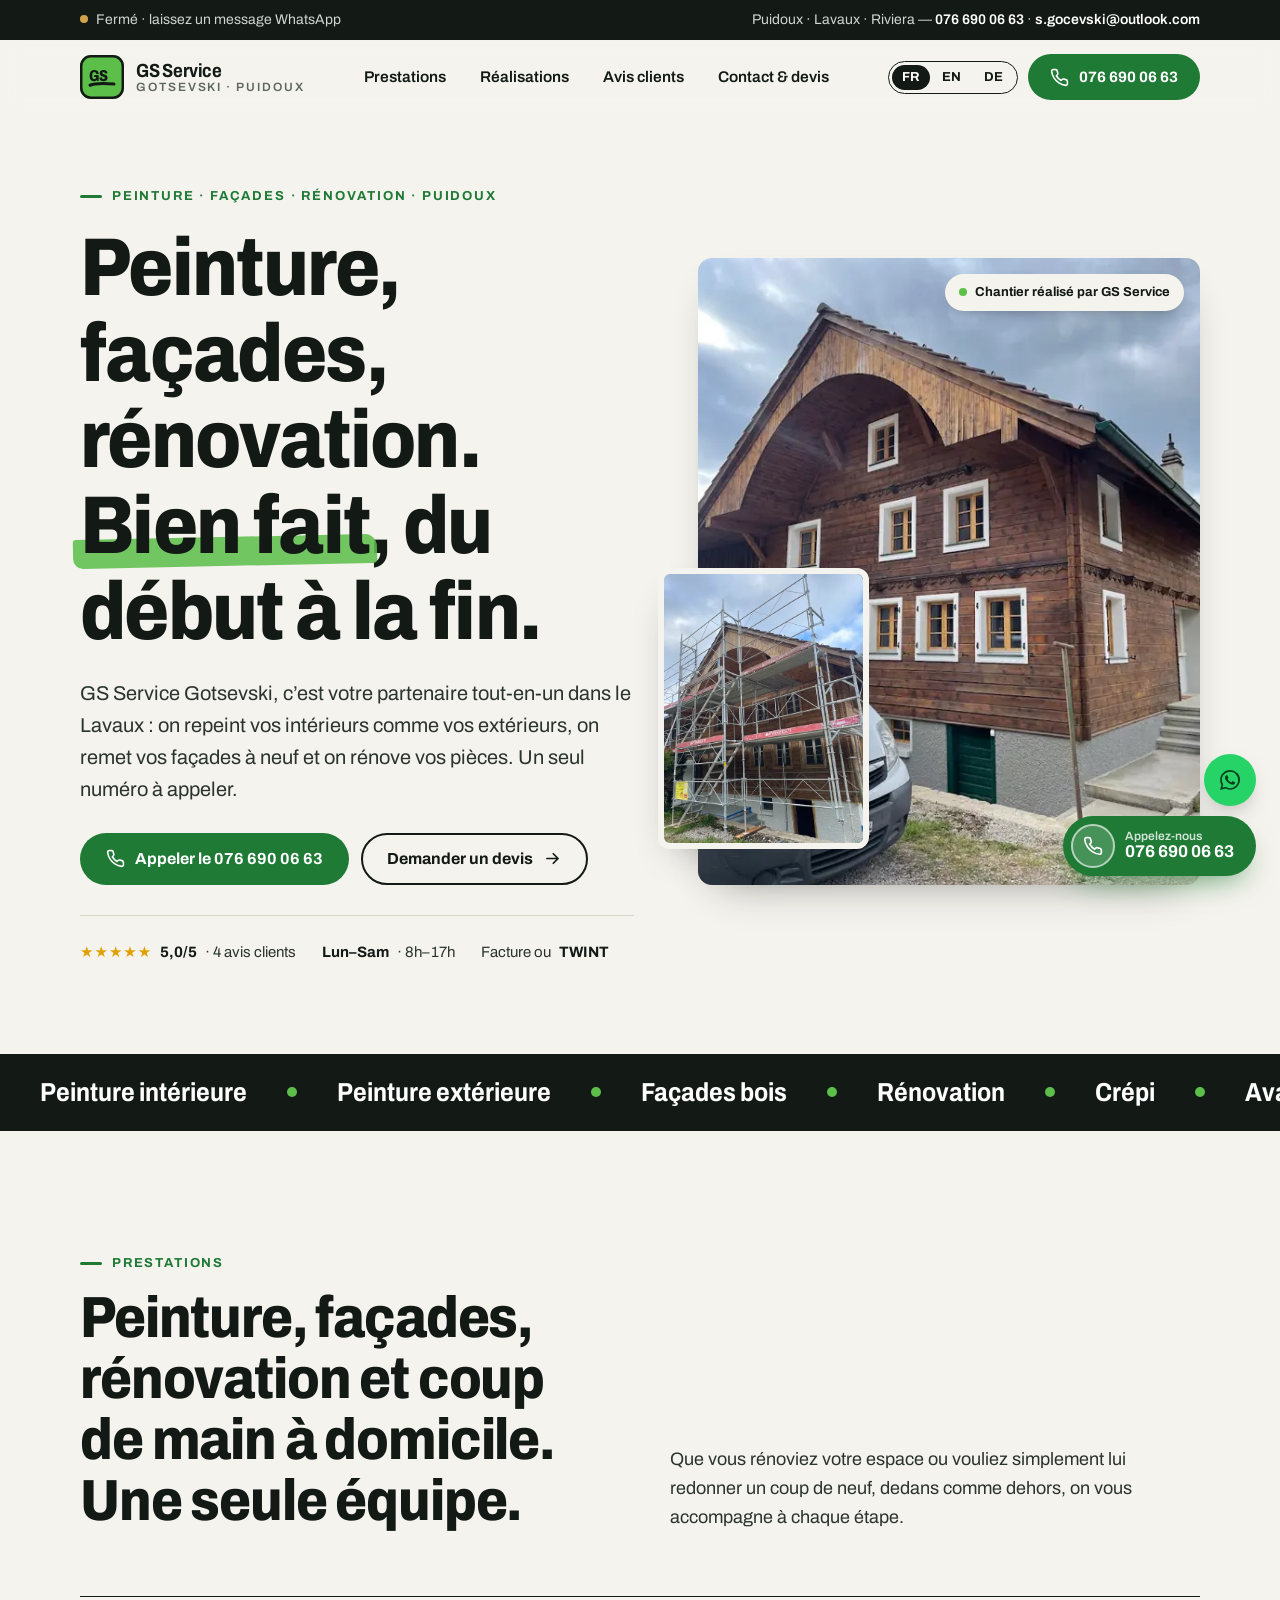
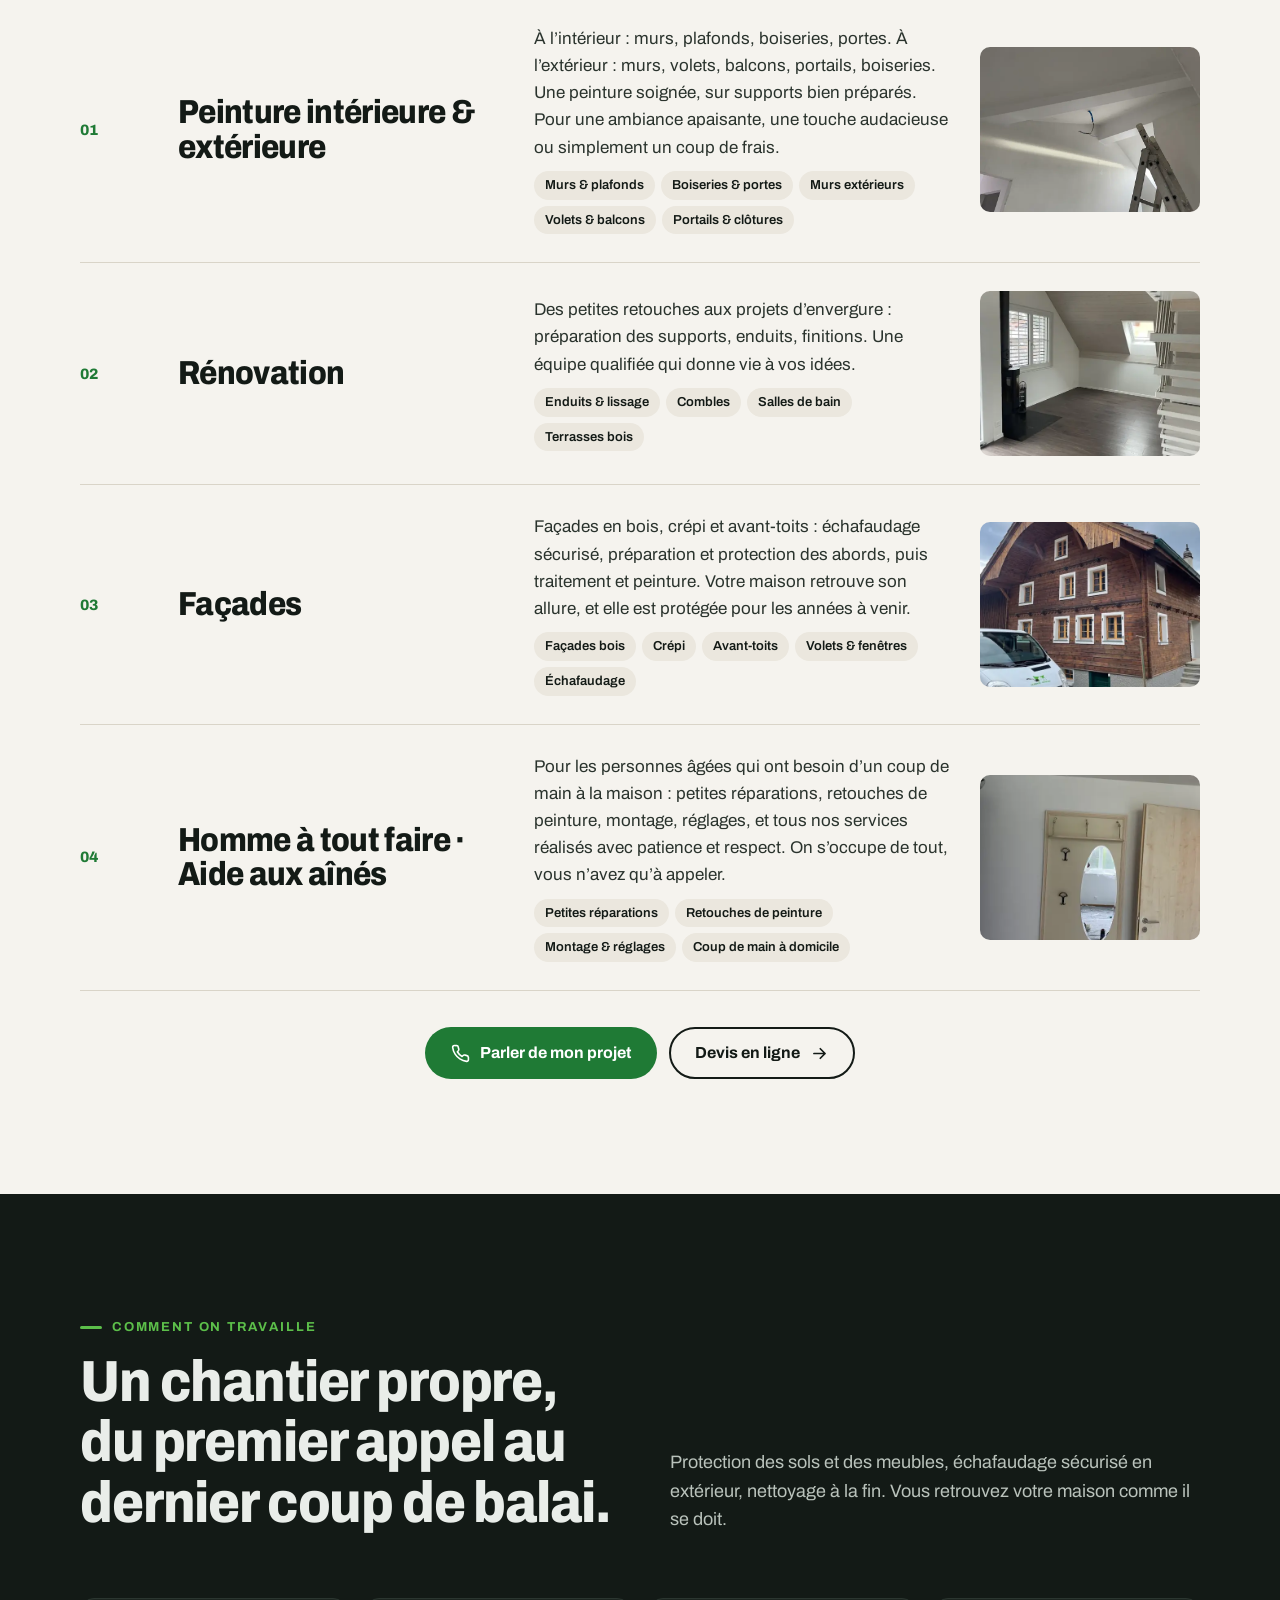
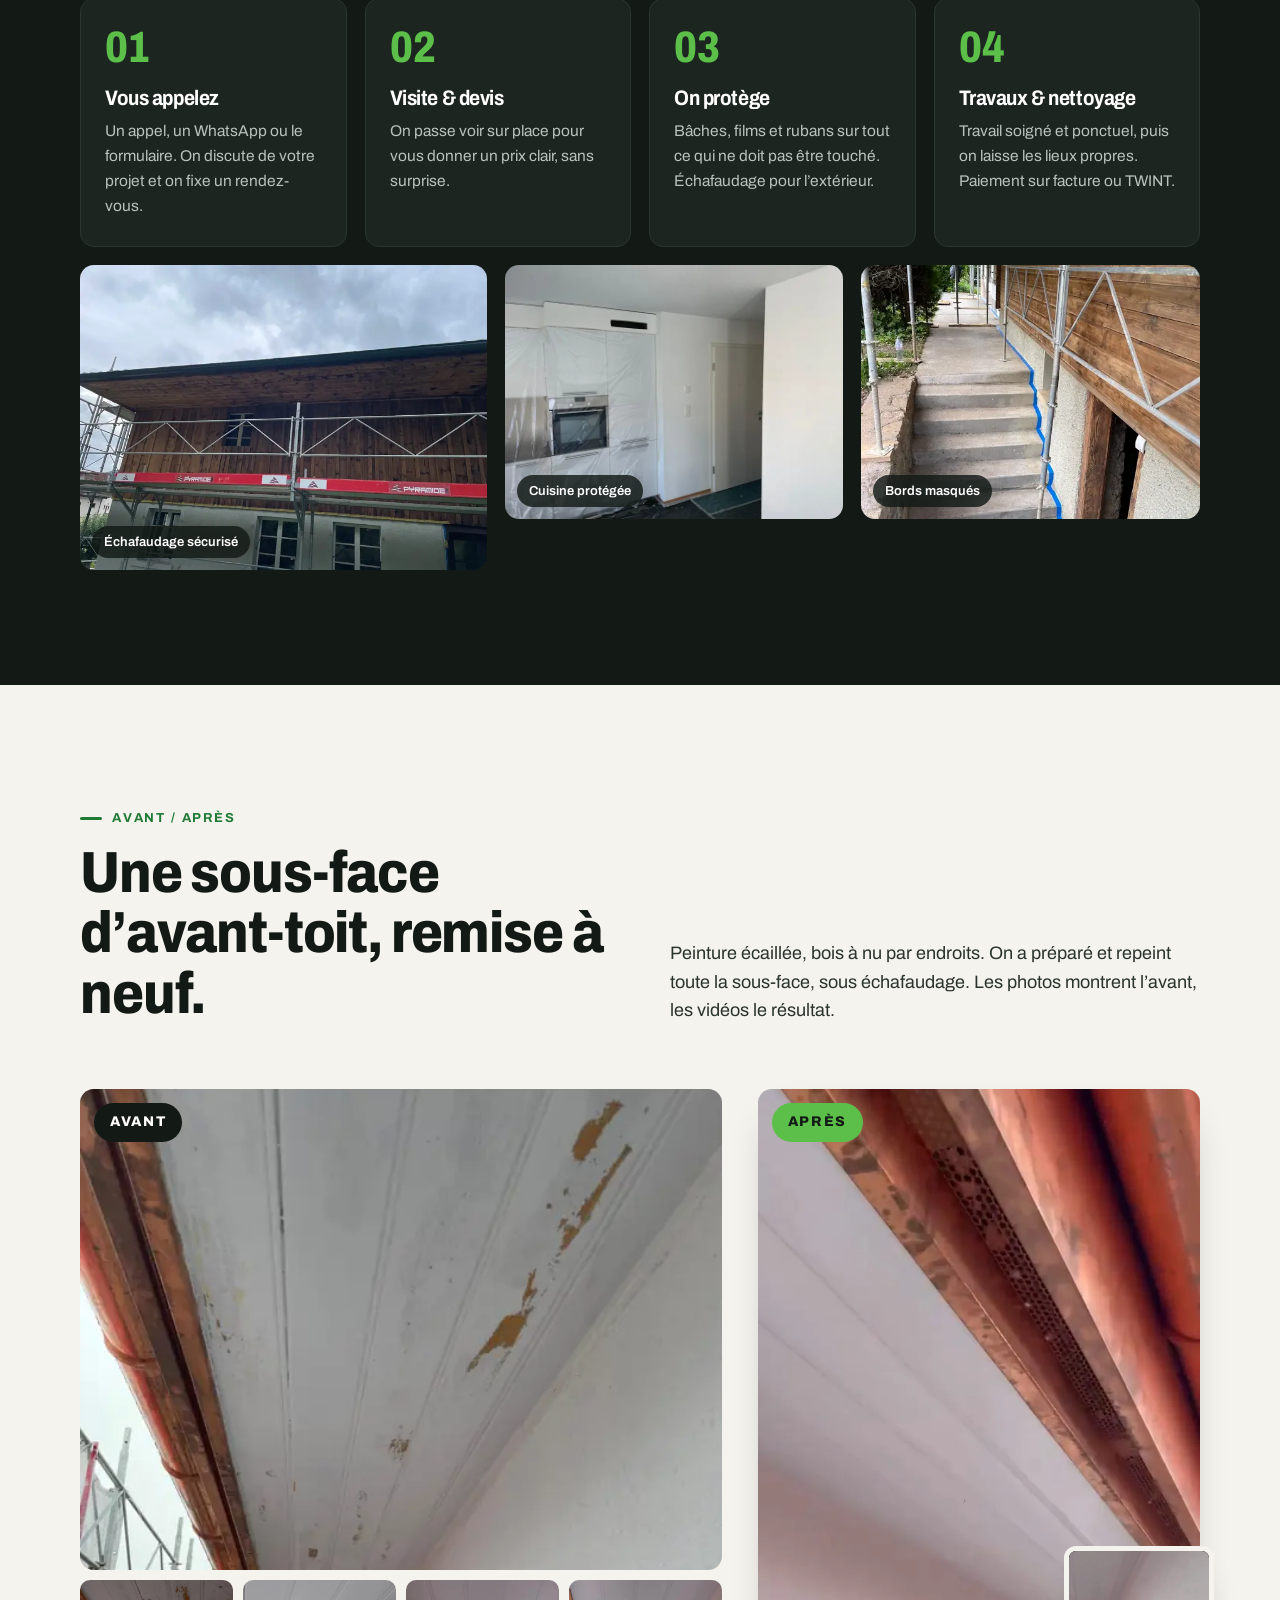
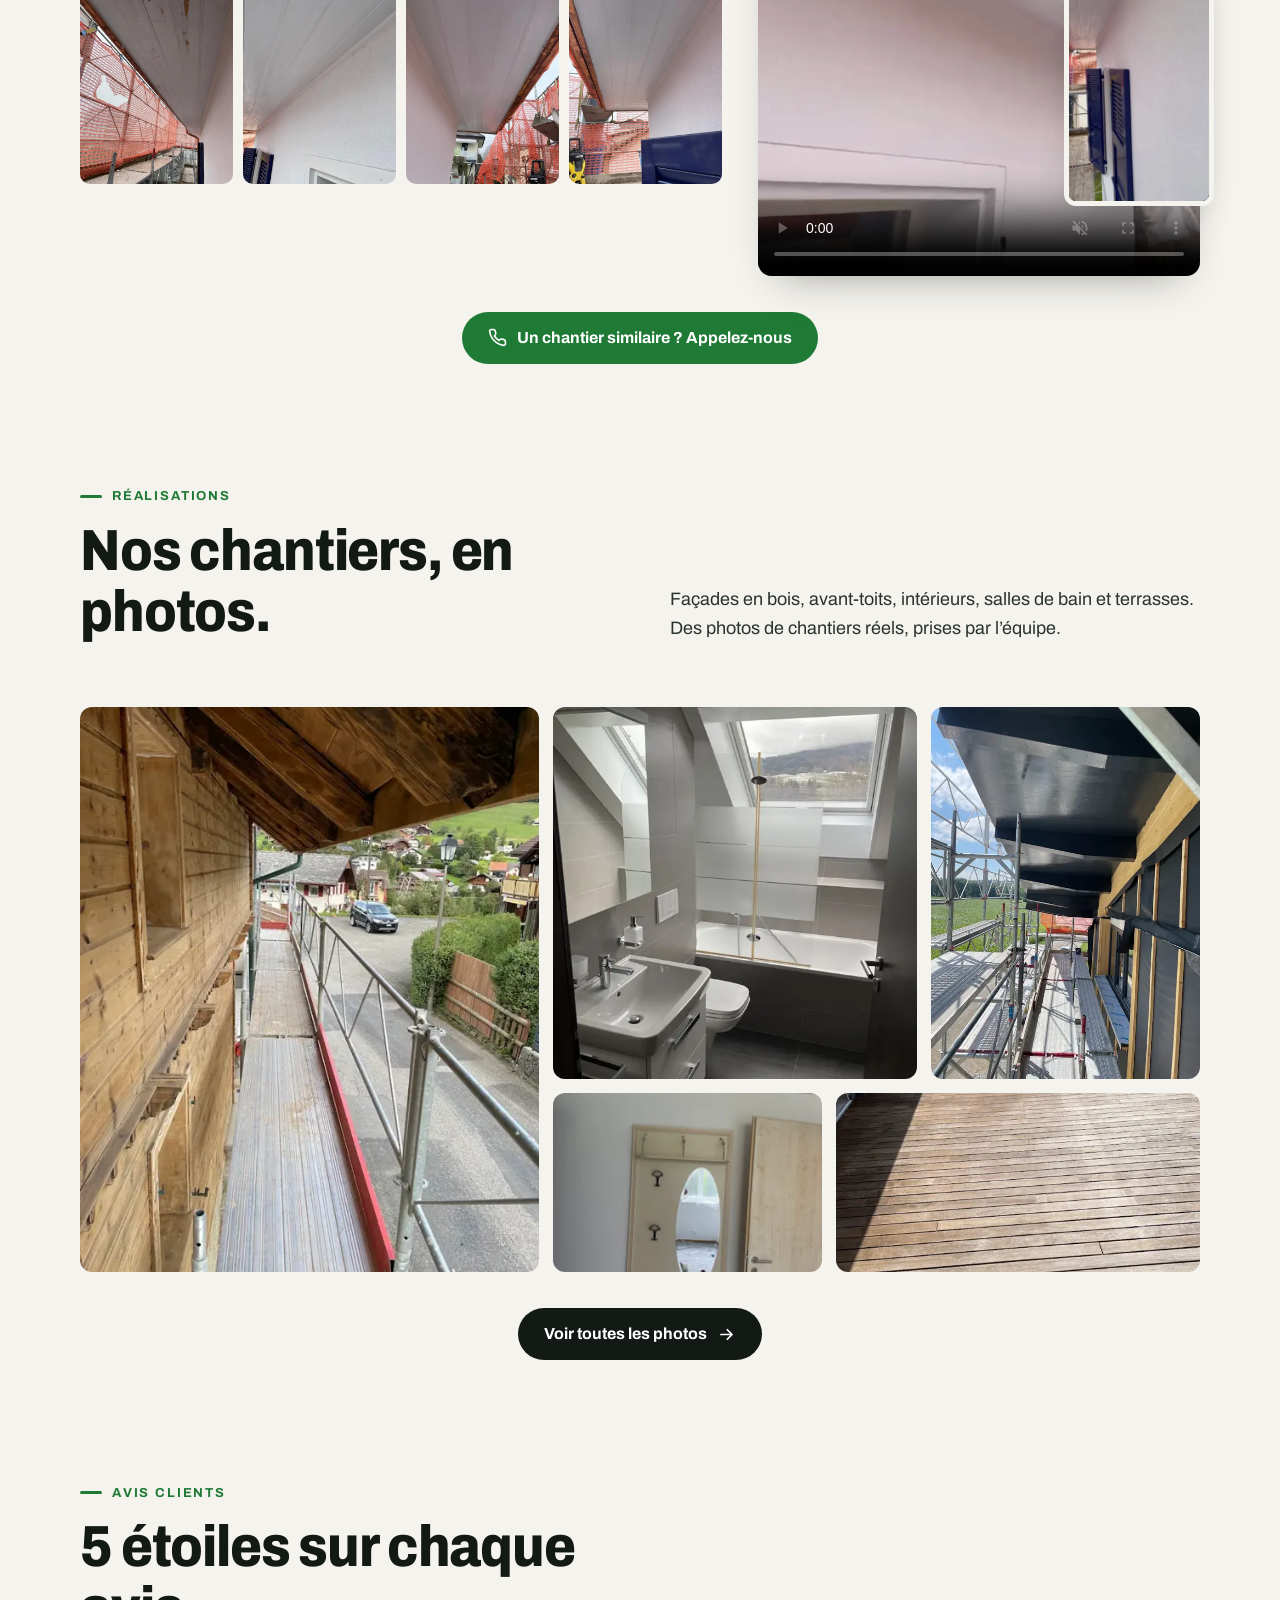
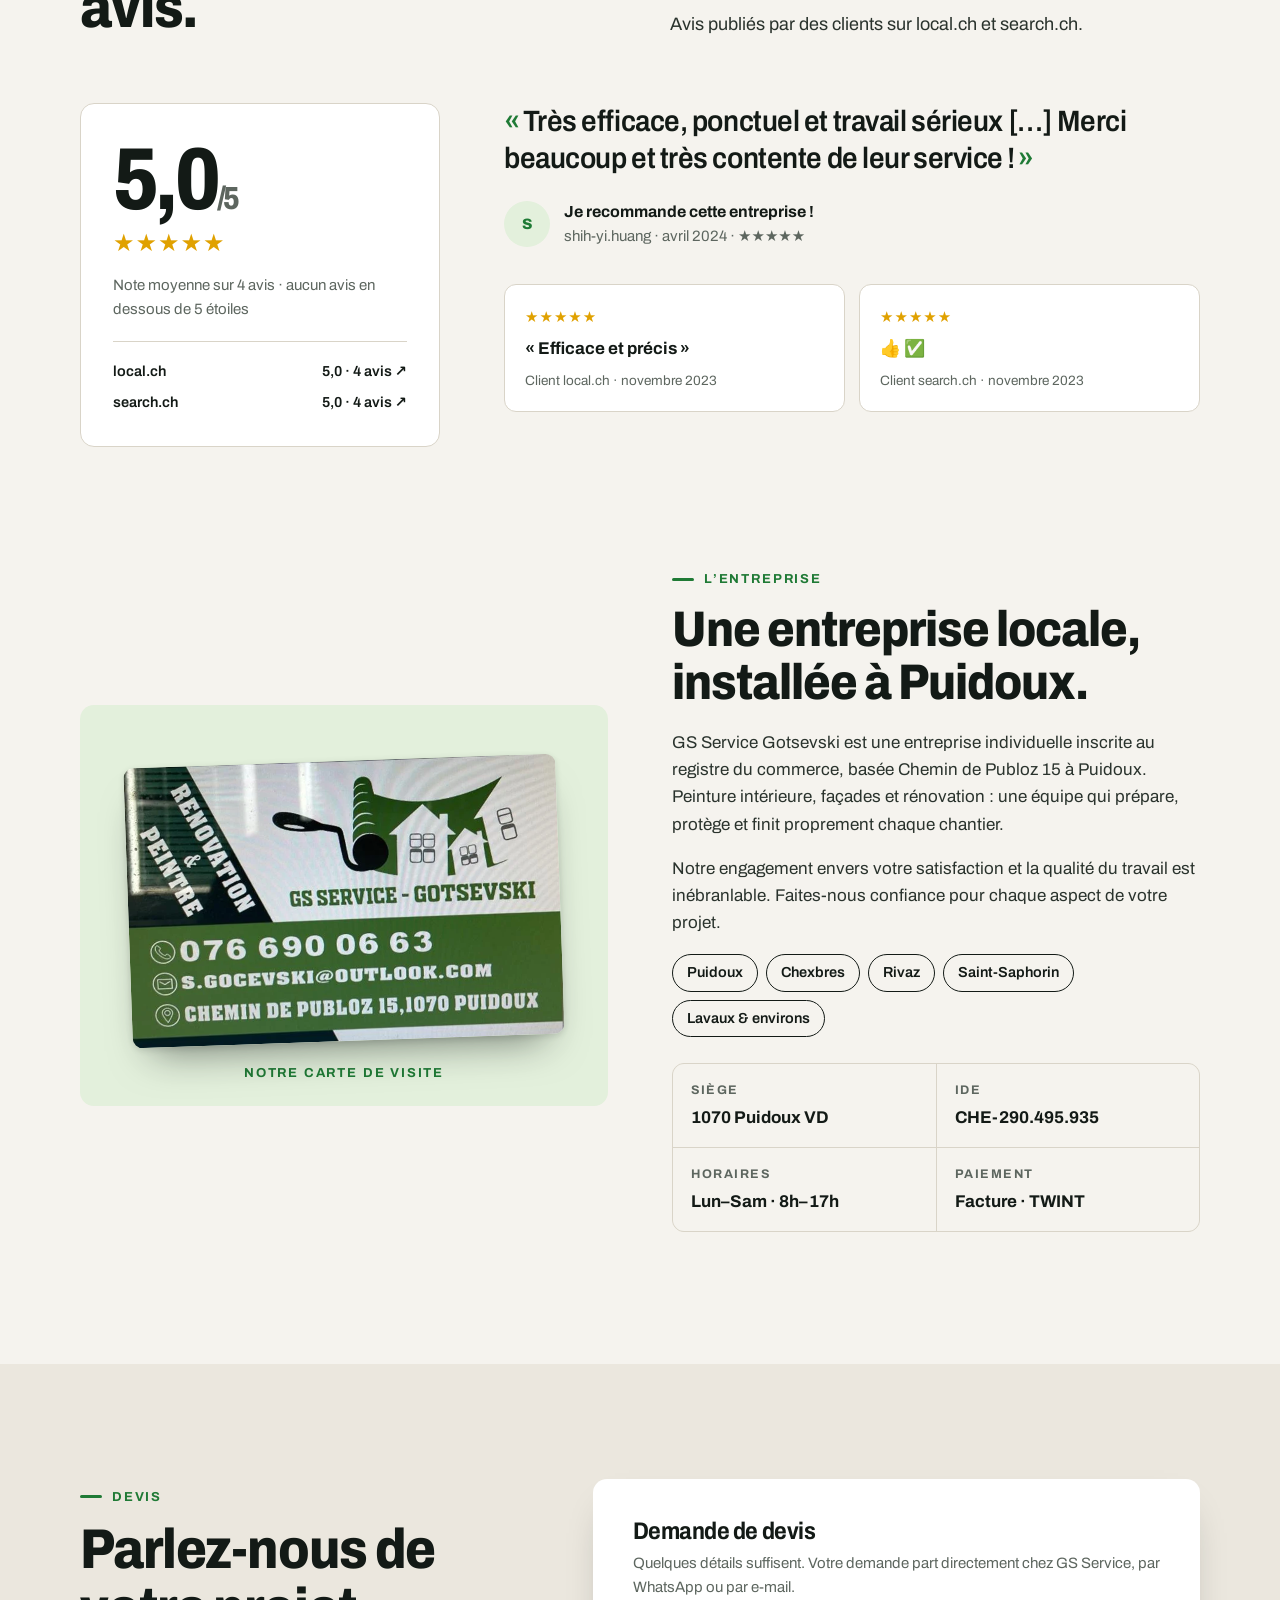
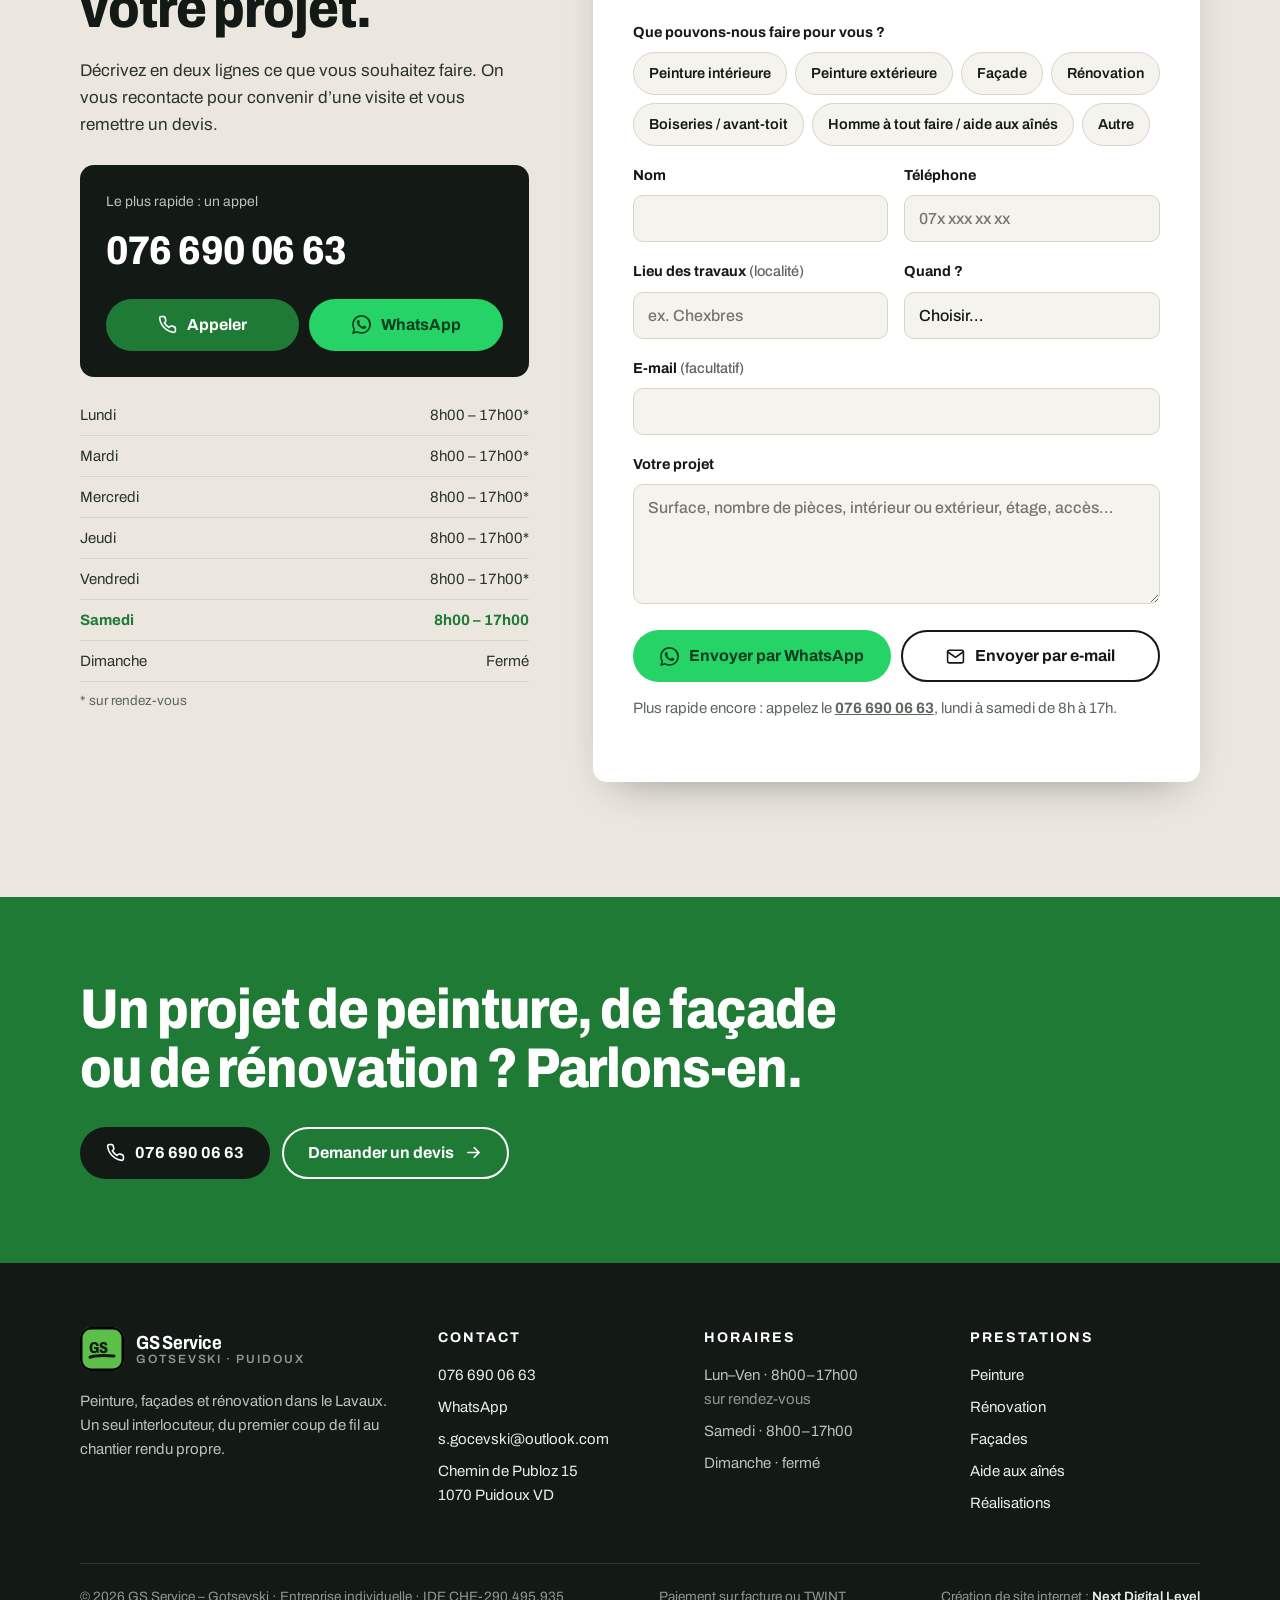
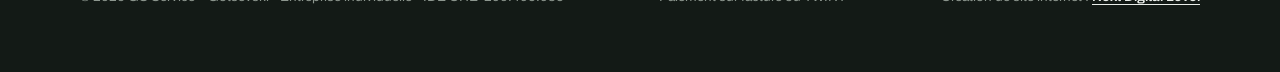
<file: index.html>
<!doctype html>
<html lang="fr-CH">
<head>
<meta charset="utf-8">
<meta name="viewport" content="width=device-width, initial-scale=1, viewport-fit=cover">
<title>GS Service – Gotsevski | Peintre, façades & rénovation à Puidoux</title>
<meta name="description" content="Peintre et entreprise de rénovation à Puidoux (Lavaux, VD). Peinture intérieure et extérieure, façades, rénovation et homme à tout faire pour les aînés. 5,0/5 sur 4 avis. Appelez le 076 690 06 63.">
<link rel="canonical" href="https://welcometothenextlevel.github.io/GS-Service/">
<meta name="theme-color" content="#131a16">
<meta property="og:type" content="website">
<meta property="og:locale" content="fr_CH">
<meta property="og:title" content="GS Service – Gotsevski | Peintre, façades & rénovation à Puidoux">
<meta property="og:description" content="Peintre et entreprise de rénovation à Puidoux (Lavaux, VD). Peinture intérieure et extérieure, façades, rénovation et homme à tout faire pour les aînés. 5,0/5 sur 4 avis. Appelez le 076 690 06 63.">
<meta property="og:url" content="https://welcometothenextlevel.github.io/GS-Service/">
<meta property="og:image" content="https://welcometothenextlevel.github.io/GS-Service/img/og.jpg">
<link rel="icon" href="favicon.svg" type="image/svg+xml">
<link rel="preconnect" href="https://fonts.googleapis.com">
<link rel="preconnect" href="https://fonts.gstatic.com" crossorigin>
<link href="https://fonts.googleapis.com/css2?family=Archivo:wdth,wght@62..125,400..800&display=swap" rel="stylesheet">
<link rel="stylesheet" href="css/style.css?v=8">
<link rel="alternate" hreflang="fr" href="https://welcometothenextlevel.github.io/GS-Service/">
<link rel="alternate" hreflang="en" href="https://welcometothenextlevel.github.io/GS-Service/en/">
<link rel="alternate" hreflang="de" href="https://welcometothenextlevel.github.io/GS-Service/de/">
<link rel="alternate" hreflang="x-default" href="https://welcometothenextlevel.github.io/GS-Service/">
<script type="application/ld+json">
{"@context":"https://schema.org","@type":"HousePainter","name":"GS Service - Gotsevski",
"description":"Peinture intérieure et extérieure, façades, rénovation et homme à tout faire pour les aînés à Puidoux et dans le Lavaux.",
"url":"https://welcometothenextlevel.github.io/GS-Service/","telephone":"+41 76 690 06 63","email":"s.gocevski@outlook.com","image":"https://welcometothenextlevel.github.io/GS-Service/img/chalet-fini.webp",
"address":{"@type":"PostalAddress","streetAddress":"Chemin de Publoz 15","postalCode":"1070","addressLocality":"Puidoux","addressRegion":"VD","addressCountry":"CH"},
"geo":{"@type":"GeoCoordinates","latitude":46.4907,"longitude":6.7631},
"areaServed":["Puidoux","Chexbres","Rivaz","Saint-Saphorin","Lavaux"],
"paymentAccepted":"Facture, TWINT",
"openingHoursSpecification":[{"@type":"OpeningHoursSpecification","dayOfWeek":["Monday","Tuesday","Wednesday","Thursday","Friday","Saturday"],"opens":"08:00","closes":"17:00"}]}
</script>
</head>
<body>
<div class="topbar"><div class="wrap">
  <div><span class="open-dot"></span><span data-status>Lun–Sam · 8h00–17h00</span></div>
  <nav class="lang lang-top" aria-label="Choisir la langue"><a href="./" hreflang="fr" lang="fr" aria-current="true">FR</a><a href="en/" hreflang="en" lang="en">EN</a><a href="de/" hreflang="de" lang="de">DE</a></nav>
  <div class="tb-right">Puidoux · Lavaux · Riviera — <a href="tel:+41766900663">076 690 06 63</a> · <a href="mailto:s.gocevski@outlook.com">s.gocevski@outlook.com</a></div>
</div></div>
<header class="header"><div class="wrap">
  <a class="logo" href="./" aria-label="GS Service – Gotsevski, accueil"><span class="logo-mark"><svg viewBox="0 0 40 40" aria-hidden="true"><text x="3" y="25" font-family="Archivo,sans-serif" font-weight="800" font-size="21" fill="#131a16" style="font-stretch:80%">GS</text><path d="M4 31c6-2.4 14-3 32-1.6" stroke="#131a16" stroke-width="4" stroke-linecap="round" fill="none"/></svg></span><span class="logo-text"><b>GS Service</b><span>Gotsevski · Puidoux</span></span></a>
  <nav class="nav" id="nav" aria-label="Navigation principale">
    <a href="./#services">Prestations</a>
    <a href="realisations">Réalisations</a>
    <a href="./#avis">Avis clients</a>
    <a href="contact">Contact & devis</a>
  </nav>
  <div class="header-cta">
    <nav class="lang lang-head" aria-label="Choisir la langue"><a href="./" hreflang="fr" lang="fr" aria-current="true">FR</a><a href="en/" hreflang="en" lang="en">EN</a><a href="de/" hreflang="de" lang="de">DE</a></nav>
    <a class="btn btn-green" href="tel:+41766900663" aria-label="Appeler le 076 690 06 63"><svg viewBox="0 0 24 24" fill="none" stroke="currentColor" stroke-width="2" stroke-linecap="round" stroke-linejoin="round" aria-hidden="true"><path d="M22 16.9v3a2 2 0 0 1-2.2 2 19.8 19.8 0 0 1-8.6-3.1 19.5 19.5 0 0 1-6-6A19.8 19.8 0 0 1 2.1 4.2 2 2 0 0 1 4.1 2h3a2 2 0 0 1 2 1.7c.1.9.4 1.8.7 2.7a2 2 0 0 1-.5 2.1L8 9.8a16 16 0 0 0 6 6l1.3-1.3a2 2 0 0 1 2.1-.5c.9.3 1.8.6 2.7.7a2 2 0 0 1 1.7 2z"/></svg><span class="lbl">076 690 06 63</span></a>
    <button class="burger" aria-label="Menu" aria-expanded="false" aria-controls="nav"><svg viewBox="0 0 24 24" fill="none" stroke="currentColor" stroke-width="2" stroke-linecap="round" aria-hidden="true"><path d="M4 7h16M4 12h16M4 17h16"/></svg></button>
  </div>
</div></header>
<main>
<section class="hero"><div class="wrap hero-grid">
  <div>
    <span class="eyebrow">Peinture · Façades · Rénovation · Puidoux</span>
    <h1>Peinture, façades, rénovation. <span class="stroke">Bien fait</span>, du début à la fin.</h1>
    <p class="lead">GS Service Gotsevski, c’est votre partenaire tout-en-un dans le Lavaux : on repeint vos intérieurs comme vos extérieurs, on remet vos façades à neuf et on rénove vos pièces. Un seul numéro à appeler.</p>
    <div class="hero-actions">
      <a class="btn btn-green" href="tel:+41766900663"><svg viewBox="0 0 24 24" fill="none" stroke="currentColor" stroke-width="2" stroke-linecap="round" stroke-linejoin="round" aria-hidden="true"><path d="M22 16.9v3a2 2 0 0 1-2.2 2 19.8 19.8 0 0 1-8.6-3.1 19.5 19.5 0 0 1-6-6A19.8 19.8 0 0 1 2.1 4.2 2 2 0 0 1 4.1 2h3a2 2 0 0 1 2 1.7c.1.9.4 1.8.7 2.7a2 2 0 0 1-.5 2.1L8 9.8a16 16 0 0 0 6 6l1.3-1.3a2 2 0 0 1 2.1-.5c.9.3 1.8.6 2.7.7a2 2 0 0 1 1.7 2z"/></svg> Appeler le 076 690 06 63</a>
      <a class="btn btn-line" href="#devis">Demander un devis <svg viewBox="0 0 24 24" fill="none" stroke="currentColor" stroke-width="2.2" stroke-linecap="round" stroke-linejoin="round" aria-hidden="true"><path d="M5 12h14M13 6l6 6-6 6"/></svg></a>
    </div>
    <div class="proof">
      <div><span class="stars">★★★★★</span> <strong>5,0/5</strong> · 4 avis clients</div>
      <div><strong>Lun–Sam</strong> · 8h–17h</div>
      <div>Facture ou <strong>TWINT</strong></div>
    </div>
  </div>
  <div class="hero-media">
    <div class="main"><img src="img/chalet-fini.webp" srcset="img/chalet-fini-sm.webp 720w, img/chalet-fini.webp 1400w" sizes="(max-width:900px) 100vw, 45vw" alt="Chalet en bois après travaux, avec le véhicule GS Service devant" fetchpriority="high" decoding="async"></div>
    <div class="inset"><img src="img/chalet-echafaudage.webp" srcset="img/chalet-echafaudage-sm.webp 720w, img/chalet-echafaudage.webp 1400w" sizes="20vw" alt="Le même chalet sous échafaudage pendant les travaux" loading="lazy" decoding="async"></div>
    <span class="tag"><i></i>Chantier réalisé par GS Service</span>
  </div>
</div></section>

<div class="ticker" aria-hidden="true"><div class="ticker-track"><span>Peinture intérieure</span><span>Peinture extérieure</span><span>Façades bois</span><span>Rénovation</span><span>Crépi</span><span>Avant-toits</span><span>Boiseries</span><span>Aide aux aînés</span><span>Plafonds</span><span>Salles de bain</span><span>Peinture intérieure</span><span>Peinture extérieure</span><span>Façades bois</span><span>Rénovation</span><span>Crépi</span><span>Avant-toits</span><span>Boiseries</span><span>Aide aux aînés</span><span>Plafonds</span><span>Salles de bain</span></div></div>

<section class="section" id="services"><div class="wrap">
  <div class="section-head">
    <div><span class="eyebrow">Prestations</span><h2>Peinture, façades, rénovation et coup de main à domicile. Une seule équipe.</h2></div>
    <p>Que vous rénoviez votre espace ou vouliez simplement lui redonner un coup de neuf, dedans comme dehors, on vous accompagne à chaque étape.</p>
  </div>
  <div class="svc-list">
<article class="svc rv">
  <span class="svc-num">01</span>
  <h3>Peinture intérieure & extérieure</h3>
  <div class="svc-desc"><p>À l’intérieur : murs, plafonds, boiseries, portes. À l’extérieur : murs, volets, balcons, portails, boiseries. Une peinture soignée, sur supports bien préparés. Pour une ambiance apaisante, une touche audacieuse ou simplement un coup de frais.</p><ul><li>Murs & plafonds</li><li>Boiseries & portes</li><li>Murs extérieurs</li><li>Volets & balcons</li><li>Portails & clôtures</li></ul></div>
  <div class="svc-img"><img src="img/plafond-peinture.webp" srcset="img/plafond-peinture-sm.webp 720w, img/plafond-peinture.webp 1400w" sizes="(max-width:600px) 100vw, 220px" alt="Plafond et poutres repeints en blanc" loading="lazy" decoding="async"></div>
</article>
<article class="svc rv">
  <span class="svc-num">02</span>
  <h3>Rénovation</h3>
  <div class="svc-desc"><p>Des petites retouches aux projets d’envergure : préparation des supports, enduits, finitions. Une équipe qualifiée qui donne vie à vos idées.</p><ul><li>Enduits & lissage</li><li>Combles</li><li>Salles de bain</li><li>Terrasses bois</li></ul></div>
  <div class="svc-img"><img src="img/combles-renoves.webp" srcset="img/combles-renoves-sm.webp 720w, img/combles-renoves.webp 1400w" sizes="(max-width:600px) 100vw, 220px" alt="Combles rénovés avec parquet et murs blancs" loading="lazy" decoding="async"></div>
</article>
<article class="svc rv">
  <span class="svc-num">03</span>
  <h3>Façades</h3>
  <div class="svc-desc"><p>Façades en bois, crépi et avant-toits : échafaudage sécurisé, préparation et protection des abords, puis traitement et peinture. Votre maison retrouve son allure, et elle est protégée pour les années à venir.</p><ul><li>Façades bois</li><li>Crépi</li><li>Avant-toits</li><li>Volets & fenêtres</li><li>Échafaudage</li></ul></div>
  <div class="svc-img"><img src="img/chalet-fini.webp" srcset="img/chalet-fini-sm.webp 720w, img/chalet-fini.webp 1400w" sizes="(max-width:600px) 100vw, 220px" alt="Chalet en bois après travaux de façade, avec le véhicule GS Service" loading="lazy" decoding="async"></div>
</article>
<article class="svc rv">
  <span class="svc-num">04</span>
  <h3>Homme à tout faire · Aide aux aînés</h3>
  <div class="svc-desc"><p>Pour les personnes âgées qui ont besoin d’un coup de main à la maison : petites réparations, retouches de peinture, montage, réglages, et tous nos services réalisés avec patience et respect. On s’occupe de tout, vous n’avez qu’à appeler.</p><ul><li>Petites réparations</li><li>Retouches de peinture</li><li>Montage & réglages</li><li>Coup de main à domicile</li></ul></div>
  <div class="svc-img"><img src="img/porte-repeinte.webp" srcset="img/porte-repeinte-sm.webp 720w, img/porte-repeinte.webp 1400w" sizes="(max-width:600px) 100vw, 220px" alt="Porte ancienne remise en état" loading="lazy" decoding="async"></div>
</article>
  </div>
  <div class="center-cta"><a class="btn btn-green" href="tel:+41766900663"><svg viewBox="0 0 24 24" fill="none" stroke="currentColor" stroke-width="2" stroke-linecap="round" stroke-linejoin="round" aria-hidden="true"><path d="M22 16.9v3a2 2 0 0 1-2.2 2 19.8 19.8 0 0 1-8.6-3.1 19.5 19.5 0 0 1-6-6A19.8 19.8 0 0 1 2.1 4.2 2 2 0 0 1 4.1 2h3a2 2 0 0 1 2 1.7c.1.9.4 1.8.7 2.7a2 2 0 0 1-.5 2.1L8 9.8a16 16 0 0 0 6 6l1.3-1.3a2 2 0 0 1 2.1-.5c.9.3 1.8.6 2.7.7a2 2 0 0 1 1.7 2z"/></svg> Parler de mon projet</a><a class="btn btn-line" href="#devis">Devis en ligne <svg viewBox="0 0 24 24" fill="none" stroke="currentColor" stroke-width="2.2" stroke-linecap="round" stroke-linejoin="round" aria-hidden="true"><path d="M5 12h14M13 6l6 6-6 6"/></svg></a></div>
</div></section>

<section class="section on-dark" id="methode"><div class="wrap">
  <div class="section-head">
    <div><span class="eyebrow">Comment on travaille</span><h2>Un chantier propre, du premier appel au dernier coup de balai.</h2></div>
    <p>Protection des sols et des meubles, échafaudage sécurisé en extérieur, nettoyage à la fin. Vous retrouvez votre maison comme il se doit.</p>
  </div>
  <div class="steps">
    <div class="step rv"><b>01</b><h3>Vous appelez</h3><p>Un appel, un WhatsApp ou le formulaire. On discute de votre projet et on fixe un rendez-vous.</p></div>
    <div class="step rv"><b>02</b><h3>Visite & devis</h3><p>On passe voir sur place pour vous donner un prix clair, sans surprise.</p></div>
    <div class="step rv"><b>03</b><h3>On protège</h3><p>Bâches, films et rubans sur tout ce qui ne doit pas être touché. Échafaudage pour l’extérieur.</p></div>
    <div class="step rv"><b>04</b><h3>Travaux & nettoyage</h3><p>Travail soigné et ponctuel, puis on laisse les lieux propres. Paiement sur facture ou TWINT.</p></div>
  </div>
  <div class="process-photo">
    <figure class="rv"><img src="img/facade-bois-echafaudage.webp" srcset="img/facade-bois-echafaudage-sm.webp 720w, img/facade-bois-echafaudage.webp 1400w" sizes="(max-width:760px) 100vw, 40vw" alt="Échafaudage monté contre une façade en bois" loading="lazy" decoding="async"><figcaption>Échafaudage sécurisé</figcaption></figure>
    <figure class="rv"><img src="img/cuisine-protection.webp" srcset="img/cuisine-protection-sm.webp 720w, img/cuisine-protection.webp 1400w" sizes="(max-width:760px) 50vw, 30vw" alt="Cuisine protégée par des films plastique pendant les travaux" loading="lazy" decoding="async"><figcaption>Cuisine protégée</figcaption></figure>
    <figure class="rv"><img src="img/facade-escalier-protection.webp" srcset="img/facade-escalier-protection-sm.webp 720w, img/facade-escalier-protection.webp 1400w" sizes="(max-width:760px) 50vw, 30vw" alt="Escalier et soubassement protégés au ruban avant peinture" loading="lazy" decoding="async"><figcaption>Bords masqués</figcaption></figure>
  </div>
</div></section>

<section class="section ba-sec" id="avant-apres"><div class="wrap">
  <div class="section-head">
    <div><span class="eyebrow">Avant / après</span><h2>Une sous-face d’avant-toit, remise à neuf.</h2></div>
    <p>Peinture écaillée, bois à nu par endroits. On a préparé et repeint toute la sous-face, sous échafaudage. Les photos montrent l’avant, les vidéos le résultat.</p>
  </div>
  <div class="ba">
    <div class="ba-before rv">
      <span class="ba-tag">Avant</span>
      <div class="ba-grid" data-lb>
        <a class="ba-main" href="img/avant-sous-face-1.webp" data-caption="Avant – Peinture écaillée sur toute la longueur de la sous-face"><img src="img/avant-sous-face-1.webp" srcset="img/avant-sous-face-1-sm.webp 720w, img/avant-sous-face-1.webp 1400w" sizes="(max-width:900px) 100vw, 640px" alt="Sous-face d’avant-toit avec la peinture écaillée, avant les travaux" loading="lazy" decoding="async"></a>
        <a href="img/avant-sous-face-2.webp" data-caption="Avant – Sous-face écaillée, bois à nu par endroits"><img src="img/avant-sous-face-2.webp" srcset="img/avant-sous-face-2-sm.webp 720w, img/avant-sous-face-2.webp 1400w" sizes="(max-width:900px) 25vw, 160px" alt="Sous-face écaillée, bois à nu par endroits" loading="lazy" decoding="async"></a><a href="img/avant-sous-face-3.webp" data-caption="Avant – Sous-face en cours de préparation"><img src="img/avant-sous-face-3.webp" srcset="img/avant-sous-face-3-sm.webp 720w, img/avant-sous-face-3.webp 1400w" sizes="(max-width:900px) 25vw, 160px" alt="Sous-face en cours de préparation" loading="lazy" decoding="async"></a><a href="img/avant-sous-face-4.webp" data-caption="Avant – Sous-face et chéneau en cuivre pendant les travaux"><img src="img/avant-sous-face-4.webp" srcset="img/avant-sous-face-4-sm.webp 720w, img/avant-sous-face-4.webp 1400w" sizes="(max-width:900px) 25vw, 160px" alt="Sous-face et chéneau en cuivre pendant les travaux" loading="lazy" decoding="async"></a><a href="img/avant-sous-face-5.webp" data-caption="Avant – Sous-face vue depuis l’échafaudage pendant les travaux"><img src="img/avant-sous-face-5.webp" srcset="img/avant-sous-face-5-sm.webp 720w, img/avant-sous-face-5.webp 1400w" sizes="(max-width:900px) 25vw, 160px" alt="Sous-face vue depuis l’échafaudage pendant les travaux" loading="lazy" decoding="async"></a>
      </div>
    </div>
    <div class="ba-after rv">
      <span class="ba-tag ba-tag-after">Après</span>
      <figure class="ba-video">
        <video data-autoplay muted loop playsinline controls preload="none" poster="img/apres-sous-face-poster.webp" aria-label="Vidéo : la sous-face terminée, repeinte en blanc">
          <source src="video/apres-sous-face.mp4" type="video/mp4">
        </video>
        <div class="ba-clip"><video data-autoplay muted loop playsinline preload="none" poster="img/apres-sous-face-court-poster.webp" aria-label="Court extrait : la façade et les volets après les travaux"><source src="video/apres-sous-face-court.mp4" type="video/mp4"></video></div>
      </figure>
    </div>
  </div>
  <div class="center-cta"><a class="btn btn-green" href="tel:+41766900663"><svg viewBox="0 0 24 24" fill="none" stroke="currentColor" stroke-width="2" stroke-linecap="round" stroke-linejoin="round" aria-hidden="true"><path d="M22 16.9v3a2 2 0 0 1-2.2 2 19.8 19.8 0 0 1-8.6-3.1 19.5 19.5 0 0 1-6-6A19.8 19.8 0 0 1 2.1 4.2 2 2 0 0 1 4.1 2h3a2 2 0 0 1 2 1.7c.1.9.4 1.8.7 2.7a2 2 0 0 1-.5 2.1L8 9.8a16 16 0 0 0 6 6l1.3-1.3a2 2 0 0 1 2.1-.5c.9.3 1.8.6 2.7.7a2 2 0 0 1 1.7 2z"/></svg> Un chantier similaire ? Appelez-nous</a></div>
</div></section>
<section class="section" id="realisations" style="padding-top:0"><div class="wrap">
  <div class="section-head">
    <div><span class="eyebrow">Réalisations</span><h2>Nos chantiers, en photos.</h2></div>
    <p>Façades en bois, avant-toits, intérieurs, salles de bain et terrasses. Des photos de chantiers réels, prises par l’équipe.</p>
  </div>
  <div class="mosaic" data-lb>
    <a class="m1 rv" href="img/facade-bois-passerelle-2.webp" data-caption="Façade en bois – travaux depuis l’échafaudage"><img src="img/facade-bois-passerelle-2.webp" srcset="img/facade-bois-passerelle-2-sm.webp 720w, img/facade-bois-passerelle-2.webp 1400w" sizes="(max-width:760px) 100vw, 42vw" alt="Façade en bois vue depuis l’échafaudage, vue sur le village" loading="lazy" decoding="async"><span>Façade bois</span></a>
    <a class="m2 rv" href="img/salle-de-bain.webp" data-caption="Salle de bain sous les combles"><img src="img/salle-de-bain.webp" srcset="img/salle-de-bain-sm.webp 720w, img/salle-de-bain.webp 1400w" sizes="(max-width:760px) 50vw, 33vw" alt="Salle de bain rénovée sous velux" loading="lazy" decoding="async"><span>Salle de bain</span></a>
    <a class="m3 rv" href="img/avant-toit-noir.webp" data-caption="Avant-toit repeint en noir"><img src="img/avant-toit-noir.webp" srcset="img/avant-toit-noir-sm.webp 720w, img/avant-toit-noir.webp 1400w" sizes="(max-width:760px) 50vw, 25vw" alt="Avant-toit repeint en noir, vu depuis l’échafaudage" loading="lazy" decoding="async"><span>Avant-toit</span></a>
    <a class="m4 rv" href="img/porte-repeinte.webp" data-caption="Porte repeinte"><img src="img/porte-repeinte.webp" srcset="img/porte-repeinte-sm.webp 720w, img/porte-repeinte.webp 1400w" sizes="(max-width:760px) 50vw, 25vw" alt="Porte ancienne avec hublot repeinte" loading="lazy" decoding="async"><span>Portes</span></a>
    <a class="m5 rv" href="img/terrasse-bois-2.webp" data-caption="Terrasse en bois nettoyée"><img src="img/terrasse-bois-2.webp" srcset="img/terrasse-bois-2-sm.webp 720w, img/terrasse-bois-2.webp 1400w" sizes="(max-width:760px) 50vw, 33vw" alt="Terrasse en bois" loading="lazy" decoding="async"><span>Terrasse</span></a>
  </div>
  <div class="center-cta"><a class="btn btn-ink" href="realisations">Voir toutes les photos <svg viewBox="0 0 24 24" fill="none" stroke="currentColor" stroke-width="2.2" stroke-linecap="round" stroke-linejoin="round" aria-hidden="true"><path d="M5 12h14M13 6l6 6-6 6"/></svg></a></div>
</div></section>

<section class="section" id="avis" style="padding-top:0"><div class="wrap">
  <div class="section-head">
    <div><span class="eyebrow">Avis clients</span><h2>5 étoiles sur chaque avis.</h2></div>
    <p>Avis publiés par des clients sur local.ch et search.ch.</p>
  </div>
  <div class="reviews">
    <div class="score rv">
      <div class="big">5,0<small>/5</small></div>
      <div class="stars">★★★★★</div>
      <p>Note moyenne sur 4 avis · aucun avis en dessous de 5 étoiles</p>
      <div class="src">
        <a href="https://www.local.ch/en/d/puidoux/1070/painting/gs-service-gotsevski-khm1VBmaaDtW8iqlW9epsw" target="_blank" rel="noopener">local.ch <span>5,0 · 4 avis ↗</span></a>
        <a href="https://search.ch/tel/puidoux/chemin-de-publoz-15/gs-service-gotsevski" target="_blank" rel="noopener">search.ch <span>5,0 · 4 avis ↗</span></a>
      </div>
    </div>
    <div>
      <figure class="quote rv">
        <blockquote>Très efficace, ponctuel et travail sérieux […] Merci beaucoup et très contente de leur service !</blockquote>
        <figcaption><span class="avatar">S</span><span><b>Je recommande cette entreprise !</b>shih-yi.huang · avril 2024 · ★★★★★</span></figcaption>
      </figure>
      <div class="mini-reviews">
        <div class="mini rv"><span class="stars">★★★★★</span><b>« Efficace et précis »</b><span>Client local.ch · novembre 2023</span></div>
        <div class="mini rv"><span class="stars">★★★★★</span><b>👍 ✅</b><span>Client search.ch · novembre 2023</span></div>
      </div>
    </div>
  </div>
</div></section>

<section class="section" style="padding-top:0"><div class="wrap about">
  <div class="rv"><figure class="bizcard"><img src="img/carte-de-visite.webp" width="724" height="470" alt="Carte de visite de GS Service – Gotsevski : rénovation et peinture, 076 690 06 63, s.gocevski@outlook.com, Chemin de Publoz 15, 1070 Puidoux" loading="lazy" decoding="async"><figcaption>Notre carte de visite</figcaption></figure></div>
  <div class="rv">
    <span class="eyebrow">L’entreprise</span>
    <h2>Une entreprise locale, installée à Puidoux.</h2>
    <p>GS Service Gotsevski est une entreprise individuelle inscrite au registre du commerce, basée Chemin de Publoz 15 à Puidoux. Peinture intérieure, façades et rénovation : une équipe qui prépare, protège et finit proprement chaque chantier.</p>
    <p>Notre engagement envers votre satisfaction et la qualité du travail est inébranlable. Faites-nous confiance pour chaque aspect de votre projet.</p>
    <div class="towns"><span>Puidoux</span><span>Chexbres</span><span>Rivaz</span><span>Saint-Saphorin</span><span>Lavaux & environs</span></div>
    <dl class="facts">
      <div><dt>Siège</dt><dd>1070 Puidoux VD</dd></div>
      <div><dt>IDE</dt><dd>CHE-290.495.935</dd></div>
      <div><dt>Horaires</dt><dd>Lun–Sam · 8h–17h</dd></div>
      <div><dt>Paiement</dt><dd>Facture · TWINT</dd></div>
    </dl>
  </div>
</div></section>

<section class="section quote-sec" id="contact"><div class="wrap qgrid">
  <div class="qside rv">
    <span class="eyebrow">Devis</span>
    <h2>Parlez-nous de votre projet.</h2>
    <p>Décrivez en deux lignes ce que vous souhaitez faire. On vous recontacte pour convenir d’une visite et vous remettre un devis.</p>
    <div class="call-card">
      <small>Le plus rapide : un appel</small>
      <a class="num" href="tel:+41766900663">076 690 06 63</a>
      <div class="row">
        <a class="btn btn-green" href="tel:+41766900663"><svg viewBox="0 0 24 24" fill="none" stroke="currentColor" stroke-width="2" stroke-linecap="round" stroke-linejoin="round" aria-hidden="true"><path d="M22 16.9v3a2 2 0 0 1-2.2 2 19.8 19.8 0 0 1-8.6-3.1 19.5 19.5 0 0 1-6-6A19.8 19.8 0 0 1 2.1 4.2 2 2 0 0 1 4.1 2h3a2 2 0 0 1 2 1.7c.1.9.4 1.8.7 2.7a2 2 0 0 1-.5 2.1L8 9.8a16 16 0 0 0 6 6l1.3-1.3a2 2 0 0 1 2.1-.5c.9.3 1.8.6 2.7.7a2 2 0 0 1 1.7 2z"/></svg> Appeler</a>
        <a class="btn btn-wa" href="https://wa.me/41766900663" target="_blank" rel="noopener"><svg viewBox="0 0 24 24" fill="currentColor" aria-hidden="true"><path d="M17.5 14.4c-.3-.1-1.8-.9-2-1-.3-.1-.5-.1-.7.1-.2.3-.8 1-.9 1.2-.2.2-.3.2-.6.1-.3-.1-1.3-.5-2.4-1.5-.9-.8-1.5-1.8-1.7-2.1-.2-.3 0-.5.1-.6l.4-.5c.2-.2.2-.3.3-.5.1-.2 0-.4 0-.5l-.9-2.2c-.2-.6-.5-.5-.7-.5h-.6c-.2 0-.5.1-.8.4-.3.3-1 1-1 2.5s1.1 2.9 1.2 3.1c.1.2 2.1 3.2 5.1 4.5.7.3 1.3.5 1.7.6.7.2 1.4.2 1.9.1.6-.1 1.8-.7 2-1.4.2-.7.2-1.3.2-1.4-.1-.2-.3-.3-.6-.4zM12 21.8c-1.8 0-3.5-.5-5-1.4l-.4-.2-3.7 1 1-3.6-.2-.4a9.8 9.8 0 0 1-1.5-5.2c0-5.4 4.4-9.8 9.8-9.8 2.6 0 5.1 1 6.9 2.9a9.7 9.7 0 0 1 2.9 6.9c0 5.4-4.4 9.8-9.8 9.8zm8.4-18.2A11.8 11.8 0 0 0 12 0C5.5 0 .2 5.3.2 11.9c0 2.1.5 4.1 1.6 5.9L.1 24l6.3-1.7c1.7.9 3.7 1.4 5.7 1.4 6.5 0 11.9-5.3 11.9-11.9 0-3.2-1.2-6.2-3.5-8.4z"/></svg> WhatsApp</a>
      </div>
    </div>
    <div class="hours"><table>
  <tr data-day="1"><td>Lundi</td><td>8h00 – 17h00*</td></tr>
  <tr data-day="2"><td>Mardi</td><td>8h00 – 17h00*</td></tr>
  <tr data-day="3"><td>Mercredi</td><td>8h00 – 17h00*</td></tr>
  <tr data-day="4"><td>Jeudi</td><td>8h00 – 17h00*</td></tr>
  <tr data-day="5"><td>Vendredi</td><td>8h00 – 17h00*</td></tr>
  <tr data-day="6"><td>Samedi</td><td>8h00 – 17h00</td></tr>
  <tr data-day="0"><td>Dimanche</td><td>Fermé</td></tr>
</table><p class="note">* sur rendez-vous</p></div>
  </div>
  <div class="rv"><form class="form" id="devis" novalidate>
  <h3>Demande de devis</h3>
  <p>Quelques détails suffisent. Votre demande part directement chez GS Service, par WhatsApp ou par e-mail.</p>
  <p class="form-error" role="alert">Merci d’indiquer votre nom et votre numéro de téléphone.</p>
  <fieldset class="field"><legend>Que pouvons-nous faire pour vous ?</legend><div class="chips">
<label><input type="checkbox" name="service" value="Peinture intérieure"><span>Peinture intérieure</span></label>
<label><input type="checkbox" name="service" value="Peinture extérieure"><span>Peinture extérieure</span></label>
<label><input type="checkbox" name="service" value="Façade"><span>Façade</span></label>
<label><input type="checkbox" name="service" value="Rénovation"><span>Rénovation</span></label>
<label><input type="checkbox" name="service" value="Boiseries / avant-toit"><span>Boiseries / avant-toit</span></label>
<label><input type="checkbox" name="service" value="Homme à tout faire / aide aux aînés"><span>Homme à tout faire / aide aux aînés</span></label>
<label><input type="checkbox" name="service" value="Autre"><span>Autre</span></label>
  </div></fieldset>
  <div class="row2">
    <div class="field"><label for="f-name">Nom</label><input type="text" id="f-name" name="name" autocomplete="name" required></div>
    <div class="field"><label for="f-tel">Téléphone</label><input type="tel" id="f-tel" name="tel" autocomplete="tel" inputmode="tel" placeholder="07x xxx xx xx" required></div>
  </div>
  <div class="row2">
    <div class="field"><label for="f-lieu">Lieu des travaux <em>(localité)</em></label><input type="text" id="f-lieu" name="lieu" placeholder="ex. Chexbres"></div>
    <div class="field"><label for="f-delai">Quand ?</label><select id="f-delai" name="delai"><option value="">Choisir…</option><option>Dès que possible</option><option>Dans le mois</option><option>Dans 1 à 3 mois</option><option>Pas encore défini</option></select></div>
  </div>
  <div class="field"><label for="f-email">E-mail <em>(facultatif)</em></label><input type="email" id="f-email" name="email" autocomplete="email"></div>
  <div class="field"><label for="f-msg">Votre projet</label><textarea id="f-msg" name="message" placeholder="Surface, nombre de pièces, intérieur ou extérieur, étage, accès…"></textarea></div>
  <div class="form-actions">
    <button class="btn btn-wa" type="submit"><svg viewBox="0 0 24 24" fill="currentColor" aria-hidden="true"><path d="M17.5 14.4c-.3-.1-1.8-.9-2-1-.3-.1-.5-.1-.7.1-.2.3-.8 1-.9 1.2-.2.2-.3.2-.6.1-.3-.1-1.3-.5-2.4-1.5-.9-.8-1.5-1.8-1.7-2.1-.2-.3 0-.5.1-.6l.4-.5c.2-.2.2-.3.3-.5.1-.2 0-.4 0-.5l-.9-2.2c-.2-.6-.5-.5-.7-.5h-.6c-.2 0-.5.1-.8.4-.3.3-1 1-1 2.5s1.1 2.9 1.2 3.1c.1.2 2.1 3.2 5.1 4.5.7.3 1.3.5 1.7.6.7.2 1.4.2 1.9.1.6-.1 1.8-.7 2-1.4.2-.7.2-1.3.2-1.4-.1-.2-.3-.3-.6-.4zM12 21.8c-1.8 0-3.5-.5-5-1.4l-.4-.2-3.7 1 1-3.6-.2-.4a9.8 9.8 0 0 1-1.5-5.2c0-5.4 4.4-9.8 9.8-9.8 2.6 0 5.1 1 6.9 2.9a9.7 9.7 0 0 1 2.9 6.9c0 5.4-4.4 9.8-9.8 9.8zm8.4-18.2A11.8 11.8 0 0 0 12 0C5.5 0 .2 5.3.2 11.9c0 2.1.5 4.1 1.6 5.9L.1 24l6.3-1.7c1.7.9 3.7 1.4 5.7 1.4 6.5 0 11.9-5.3 11.9-11.9 0-3.2-1.2-6.2-3.5-8.4z"/></svg> Envoyer par WhatsApp</button>
    <button class="btn btn-line" type="button" data-mail><svg viewBox="0 0 24 24" fill="none" stroke="currentColor" stroke-width="2" stroke-linecap="round" stroke-linejoin="round" aria-hidden="true"><rect x="2" y="4" width="20" height="16" rx="2"/><path d="m22 6-10 7L2 6"/></svg> Envoyer par e-mail</button>
  </div>
  <p class="form-note">Plus rapide encore : appelez le <a href="tel:+41766900663"><b>076 690 06 63</b></a>, lundi à samedi de 8h à 17h.</p>
</form></div>
</div></section>
</main>
<section class="band"><div class="wrap">
  <h2>Un projet de peinture, de façade ou de rénovation ? Parlons-en.</h2>
  <div class="acts">
    <a class="btn btn-ink" href="tel:+41766900663"><svg viewBox="0 0 24 24" fill="none" stroke="currentColor" stroke-width="2" stroke-linecap="round" stroke-linejoin="round" aria-hidden="true"><path d="M22 16.9v3a2 2 0 0 1-2.2 2 19.8 19.8 0 0 1-8.6-3.1 19.5 19.5 0 0 1-6-6A19.8 19.8 0 0 1 2.1 4.2 2 2 0 0 1 4.1 2h3a2 2 0 0 1 2 1.7c.1.9.4 1.8.7 2.7a2 2 0 0 1-.5 2.1L8 9.8a16 16 0 0 0 6 6l1.3-1.3a2 2 0 0 1 2.1-.5c.9.3 1.8.6 2.7.7a2 2 0 0 1 1.7 2z"/></svg> 076 690 06 63</a>
    <a class="btn btn-line" href="contact">Demander un devis <svg viewBox="0 0 24 24" fill="none" stroke="currentColor" stroke-width="2.2" stroke-linecap="round" stroke-linejoin="round" aria-hidden="true"><path d="M5 12h14M13 6l6 6-6 6"/></svg></a>
  </div>
</div></section>
<footer class="footer"><div class="wrap">
  <div class="footer-grid">
    <div>
      <a class="logo" href="./"><span class="logo-mark"><svg viewBox="0 0 40 40" aria-hidden="true"><text x="3" y="25" font-family="Archivo,sans-serif" font-weight="800" font-size="21" fill="#131a16" style="font-stretch:80%">GS</text><path d="M4 31c6-2.4 14-3 32-1.6" stroke="#131a16" stroke-width="4" stroke-linecap="round" fill="none"/></svg></span><span class="logo-text"><b style="color:#fff">GS Service</b><span>Gotsevski · Puidoux</span></span></a>
      <p style="margin-top:18px;max-width:22em">Peinture, façades et rénovation dans le Lavaux. Un seul interlocuteur, du premier coup de fil au chantier rendu propre.</p>
    </div>
    <div>
      <h4>Contact</h4>
      <ul>
        <li><a href="tel:+41766900663">076 690 06 63</a></li>
        <li><a href="https://wa.me/41766900663" target="_blank" rel="noopener">WhatsApp</a></li>
        <li><a href="mailto:s.gocevski@outlook.com">s.gocevski@outlook.com</a></li>
        <li><a href="https://www.google.com/maps/search/?api=1&query=Chemin+de+Publoz+15,+1070+Puidoux" target="_blank" rel="noopener">Chemin de Publoz 15<br>1070 Puidoux VD</a></li>
      </ul>
    </div>
    <div>
      <h4>Horaires</h4>
      <ul>
        <li>Lun–Ven · 8h00–17h00<br><span style="color:#8d978f">sur rendez-vous</span></li>
        <li>Samedi · 8h00–17h00</li>
        <li>Dimanche · fermé</li>
      </ul>
    </div>
    <div>
      <h4>Prestations</h4>
      <ul>
        <li><a href="./#services">Peinture</a></li>
        <li><a href="./#services">Rénovation</a></li>
        <li><a href="./#services">Façades</a></li>
        <li><a href="./#services">Aide aux aînés</a></li>
        <li><a href="realisations">Réalisations</a></li>
      </ul>
    </div>
  </div>
  <div class="footer-bottom">
    <span>© <span data-year>2026</span> GS Service – Gotsevski · Entreprise individuelle · IDE CHE-290.495.935</span>
    <span>Paiement sur facture ou TWINT</span>
    <span class="credit">Création de site internet : <a href="https://nextdigitalevel.com/">Next Digital Level</a></span>
  </div>
</div></footer>
<div class="dock" role="complementary" aria-label="Contact rapide">
  <a class="d-wa" href="https://wa.me/41766900663" target="_blank" rel="noopener" aria-label="Écrire sur WhatsApp"><svg viewBox="0 0 24 24" fill="currentColor" aria-hidden="true"><path d="M17.5 14.4c-.3-.1-1.8-.9-2-1-.3-.1-.5-.1-.7.1-.2.3-.8 1-.9 1.2-.2.2-.3.2-.6.1-.3-.1-1.3-.5-2.4-1.5-.9-.8-1.5-1.8-1.7-2.1-.2-.3 0-.5.1-.6l.4-.5c.2-.2.2-.3.3-.5.1-.2 0-.4 0-.5l-.9-2.2c-.2-.6-.5-.5-.7-.5h-.6c-.2 0-.5.1-.8.4-.3.3-1 1-1 2.5s1.1 2.9 1.2 3.1c.1.2 2.1 3.2 5.1 4.5.7.3 1.3.5 1.7.6.7.2 1.4.2 1.9.1.6-.1 1.8-.7 2-1.4.2-.7.2-1.3.2-1.4-.1-.2-.3-.3-.6-.4zM12 21.8c-1.8 0-3.5-.5-5-1.4l-.4-.2-3.7 1 1-3.6-.2-.4a9.8 9.8 0 0 1-1.5-5.2c0-5.4 4.4-9.8 9.8-9.8 2.6 0 5.1 1 6.9 2.9a9.7 9.7 0 0 1 2.9 6.9c0 5.4-4.4 9.8-9.8 9.8zm8.4-18.2A11.8 11.8 0 0 0 12 0C5.5 0 .2 5.3.2 11.9c0 2.1.5 4.1 1.6 5.9L.1 24l6.3-1.7c1.7.9 3.7 1.4 5.7 1.4 6.5 0 11.9-5.3 11.9-11.9 0-3.2-1.2-6.2-3.5-8.4z"/></svg></a>
  <a class="d-call" href="tel:+41766900663"><span class="ring"><svg viewBox="0 0 24 24" fill="none" stroke="currentColor" stroke-width="2" stroke-linecap="round" stroke-linejoin="round" aria-hidden="true"><path d="M22 16.9v3a2 2 0 0 1-2.2 2 19.8 19.8 0 0 1-8.6-3.1 19.5 19.5 0 0 1-6-6A19.8 19.8 0 0 1 2.1 4.2 2 2 0 0 1 4.1 2h3a2 2 0 0 1 2 1.7c.1.9.4 1.8.7 2.7a2 2 0 0 1-.5 2.1L8 9.8a16 16 0 0 0 6 6l1.3-1.3a2 2 0 0 1 2.1-.5c.9.3 1.8.6 2.7.7a2 2 0 0 1 1.7 2z"/></svg></span><span class="t"><small>Appelez-nous</small>076 690 06 63</span></a>
  <a class="d-quote" href="contact#devis"><svg viewBox="0 0 24 24" fill="none" stroke="currentColor" stroke-width="2" stroke-linecap="round" stroke-linejoin="round" aria-hidden="true"><path d="M14 2H6a2 2 0 0 0-2 2v16a2 2 0 0 0 2 2h12a2 2 0 0 0 2-2V8z"/><path d="M14 2v6h6M8 13h8M8 17h5"/></svg> Devis</a>
</div>
<div class="lb" role="dialog" aria-modal="true" aria-label="Photo agrandie">
  <img alt="">
  <div class="lb-cap"></div>
  <button class="lb-close" aria-label="Fermer"><svg viewBox="0 0 24 24" fill="none" stroke="currentColor" stroke-width="2.2" stroke-linecap="round"><path d="M6 6l12 12M18 6 6 18"/></svg></button>
  <button class="lb-prev" aria-label="Photo précédente"><svg viewBox="0 0 24 24" fill="none" stroke="currentColor" stroke-width="2.2" stroke-linecap="round" stroke-linejoin="round"><path d="m15 18-6-6 6-6"/></svg></button>
  <button class="lb-next" aria-label="Photo suivante"><svg viewBox="0 0 24 24" fill="none" stroke="currentColor" stroke-width="2.2" stroke-linecap="round" stroke-linejoin="round"><path d="m9 18 6-6-6-6"/></svg></button>
</div>
<script src="js/main.js?v=3" defer></script>
</body>
</html>
</file>
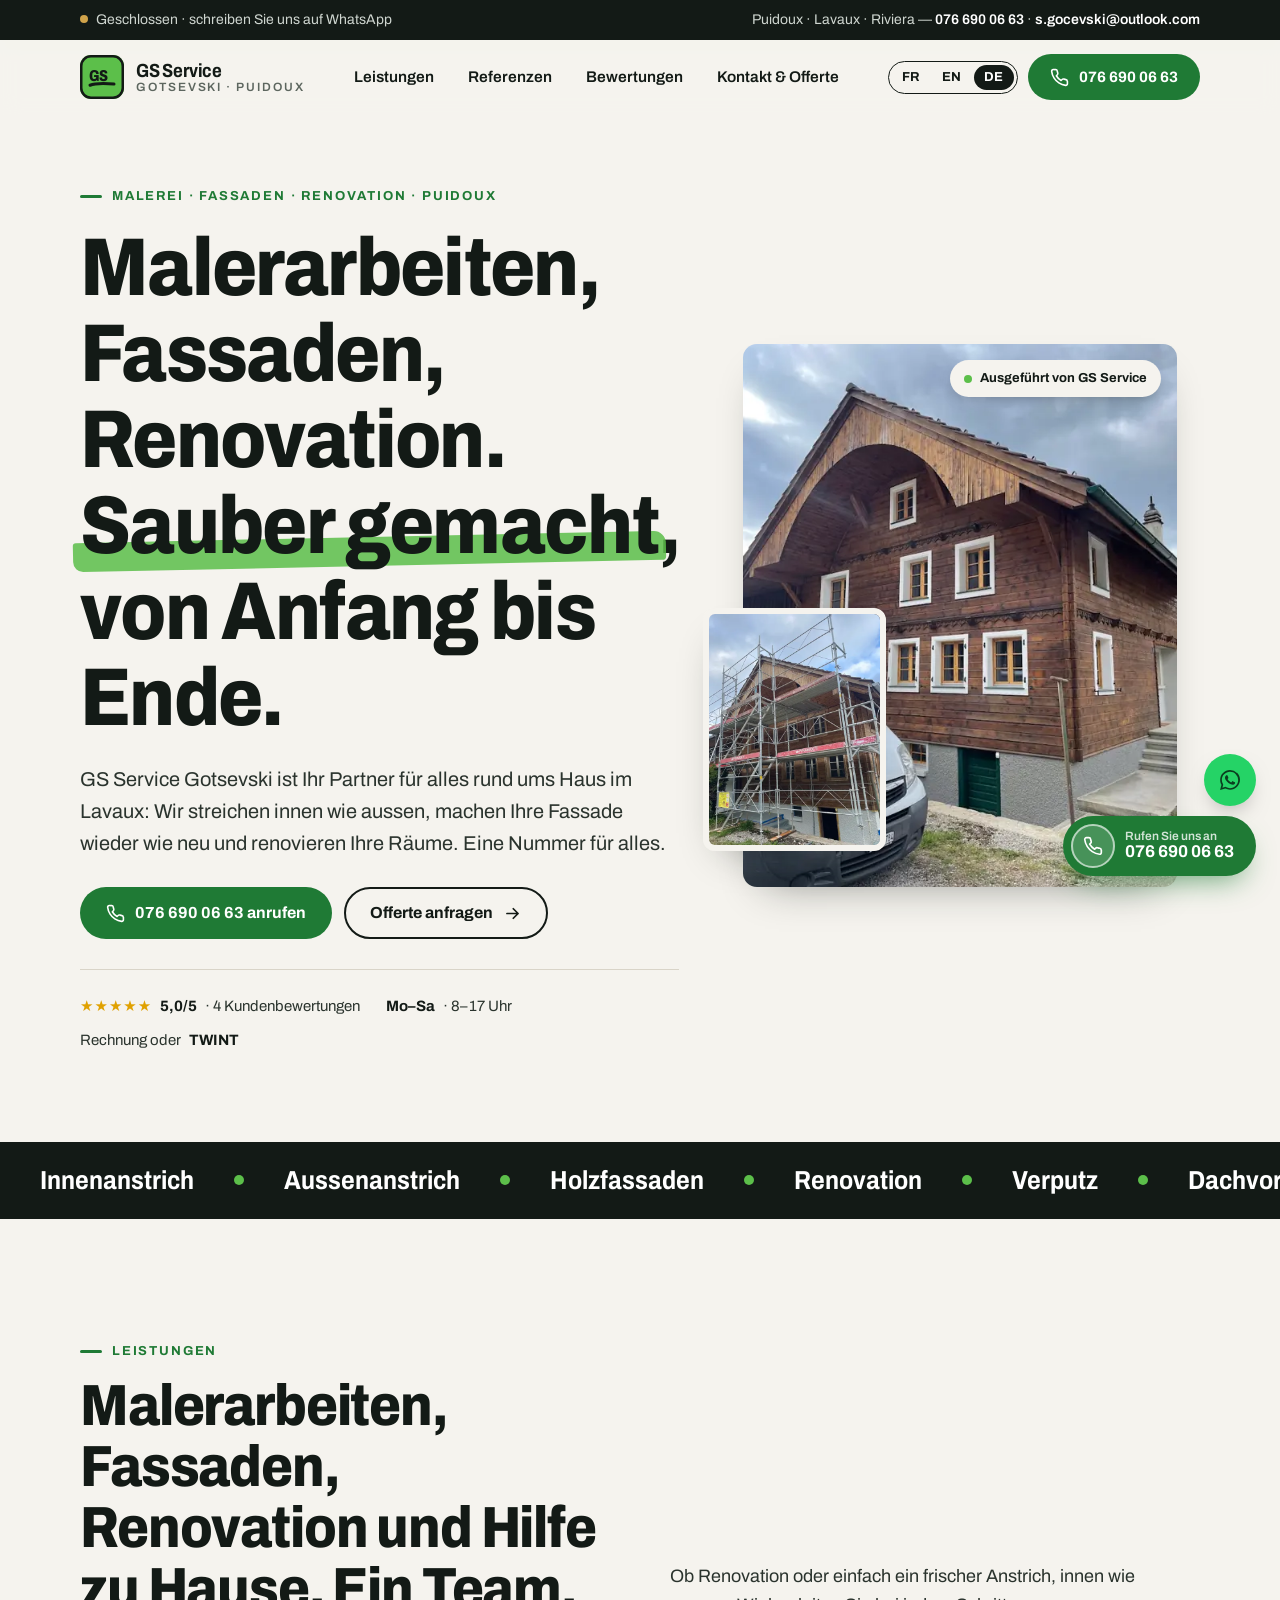
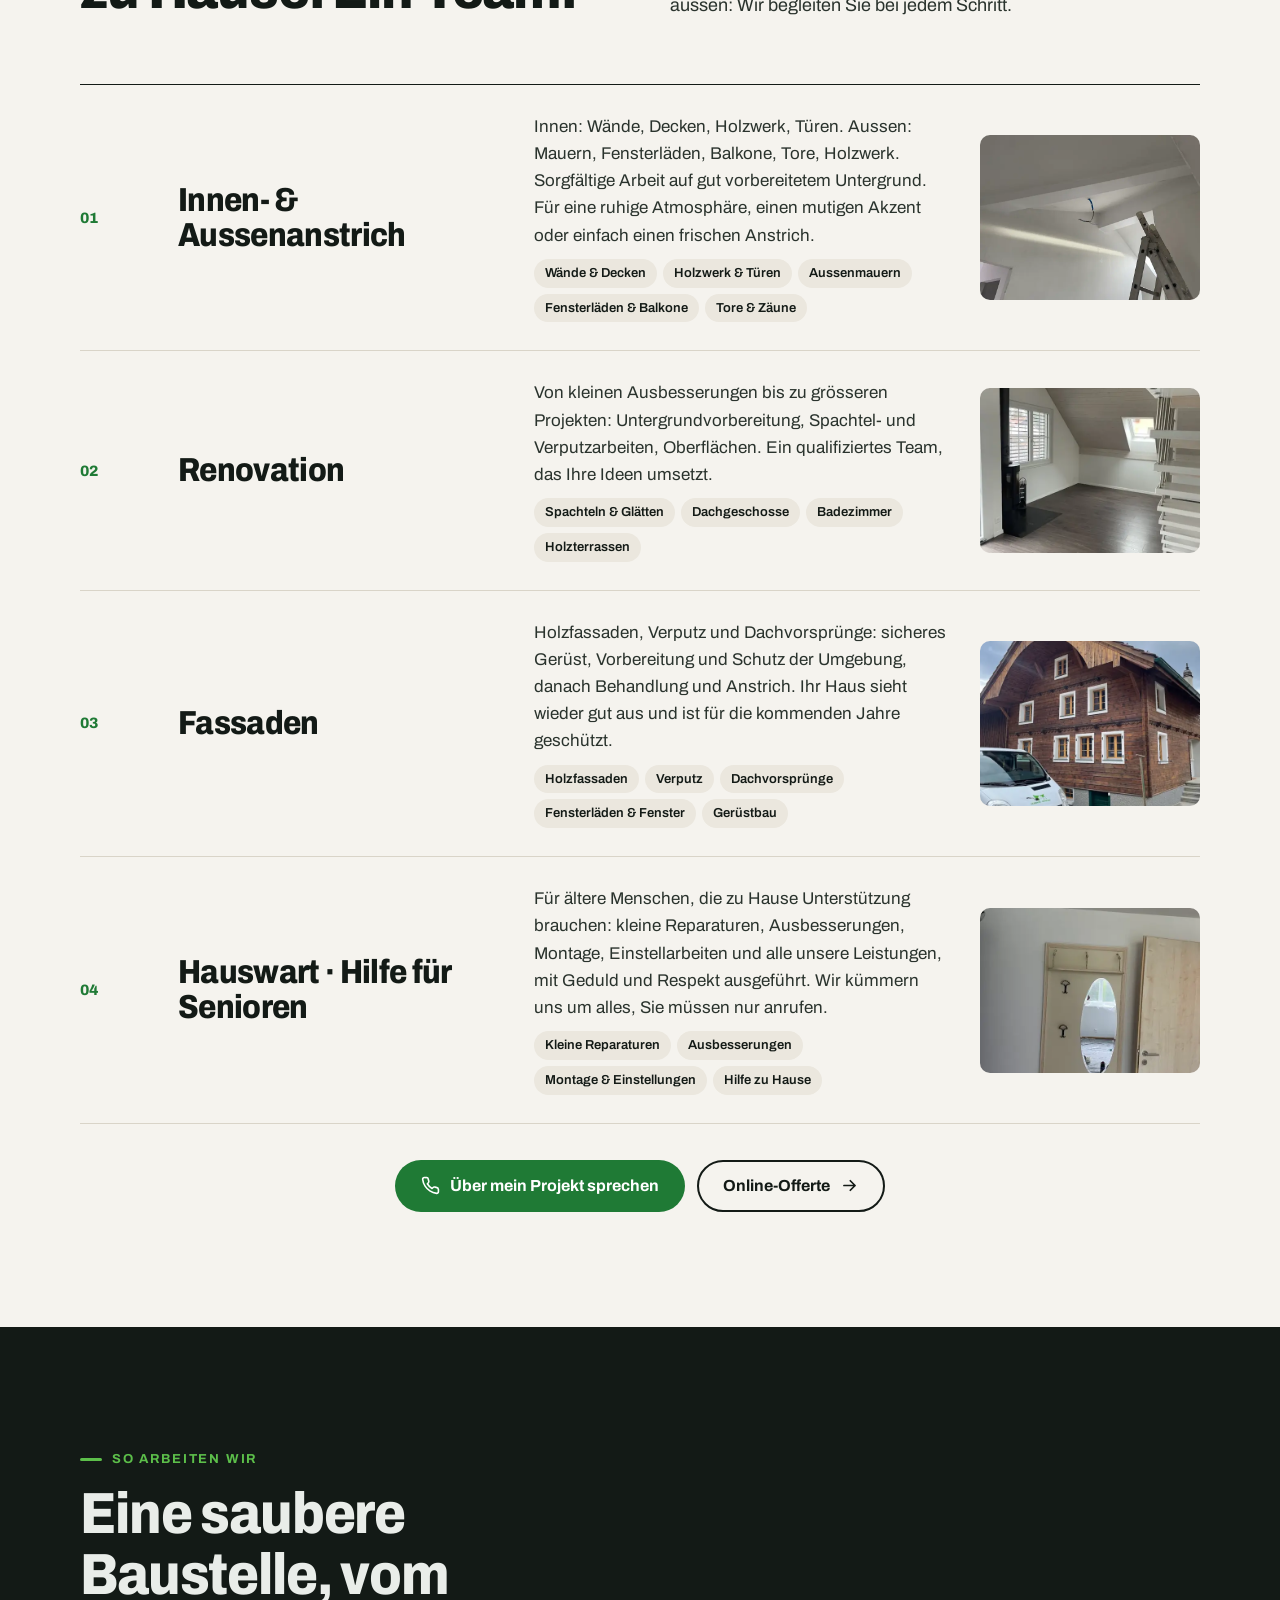
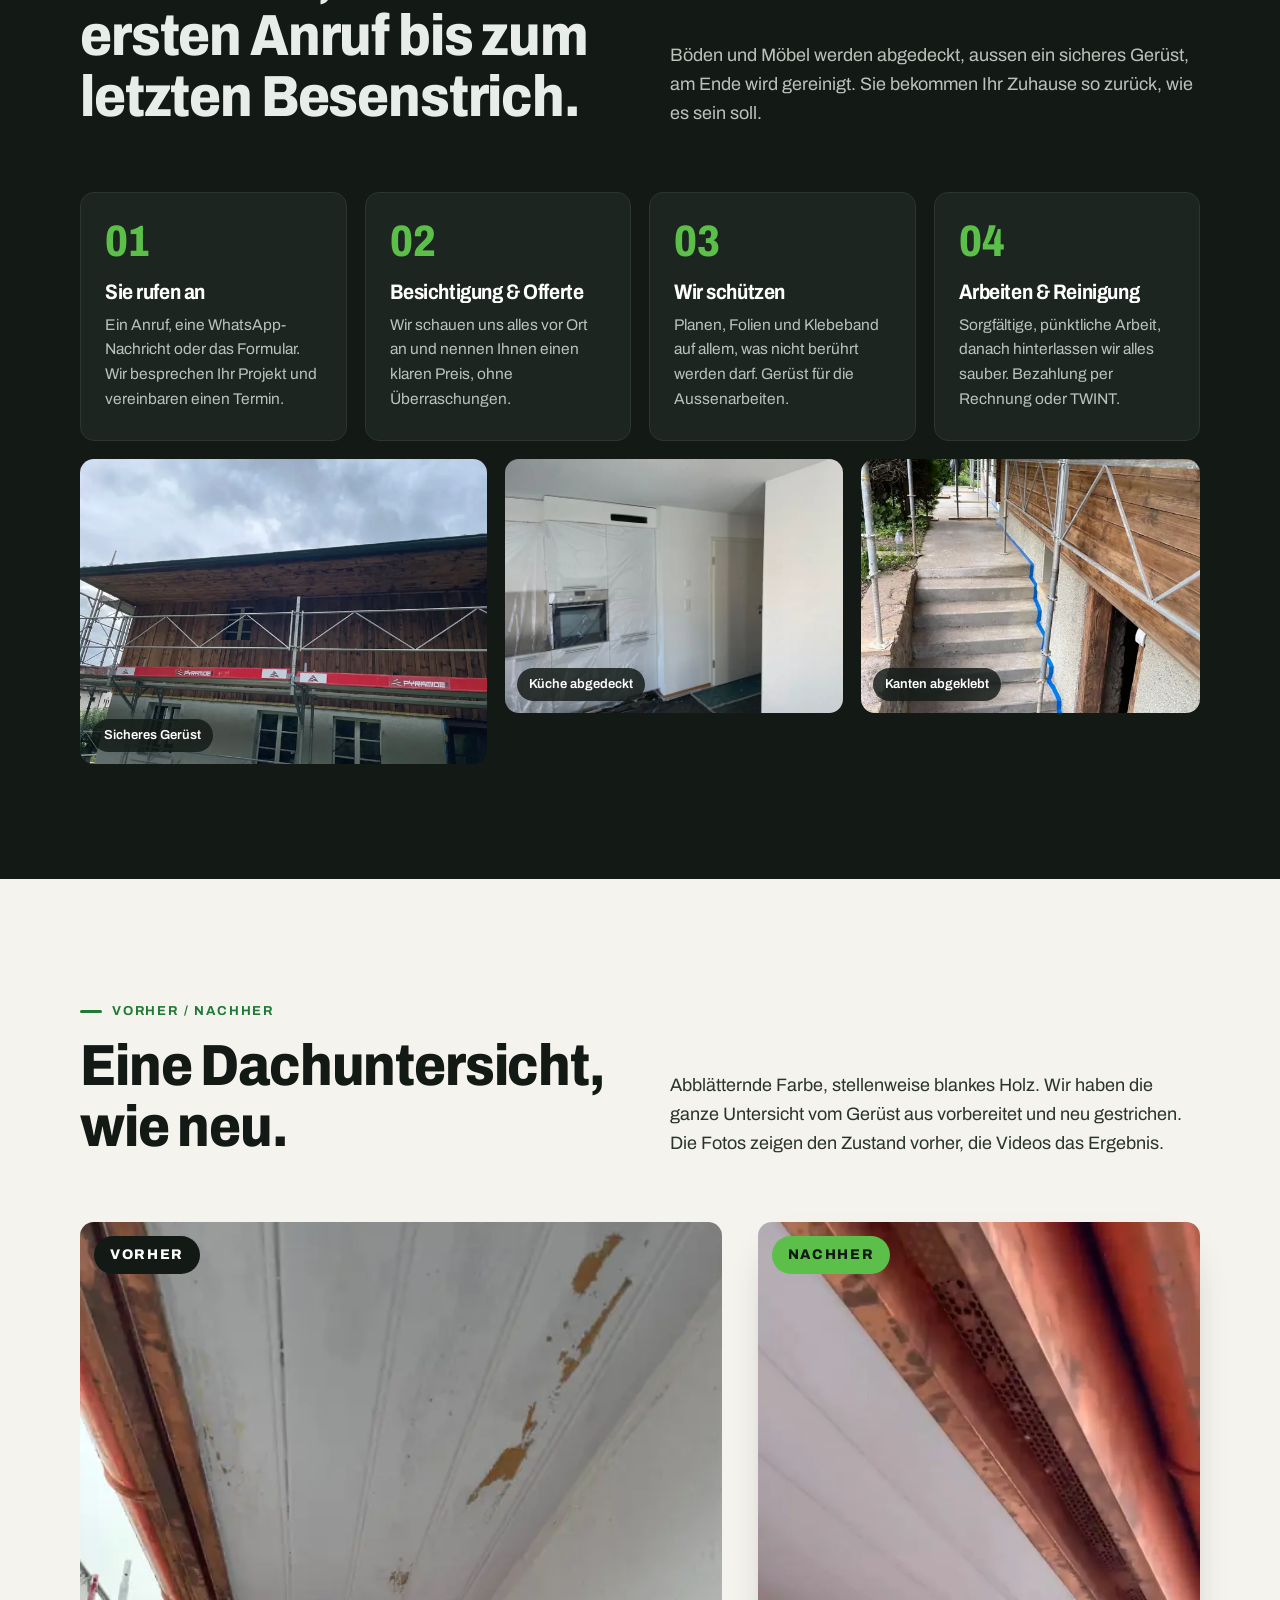
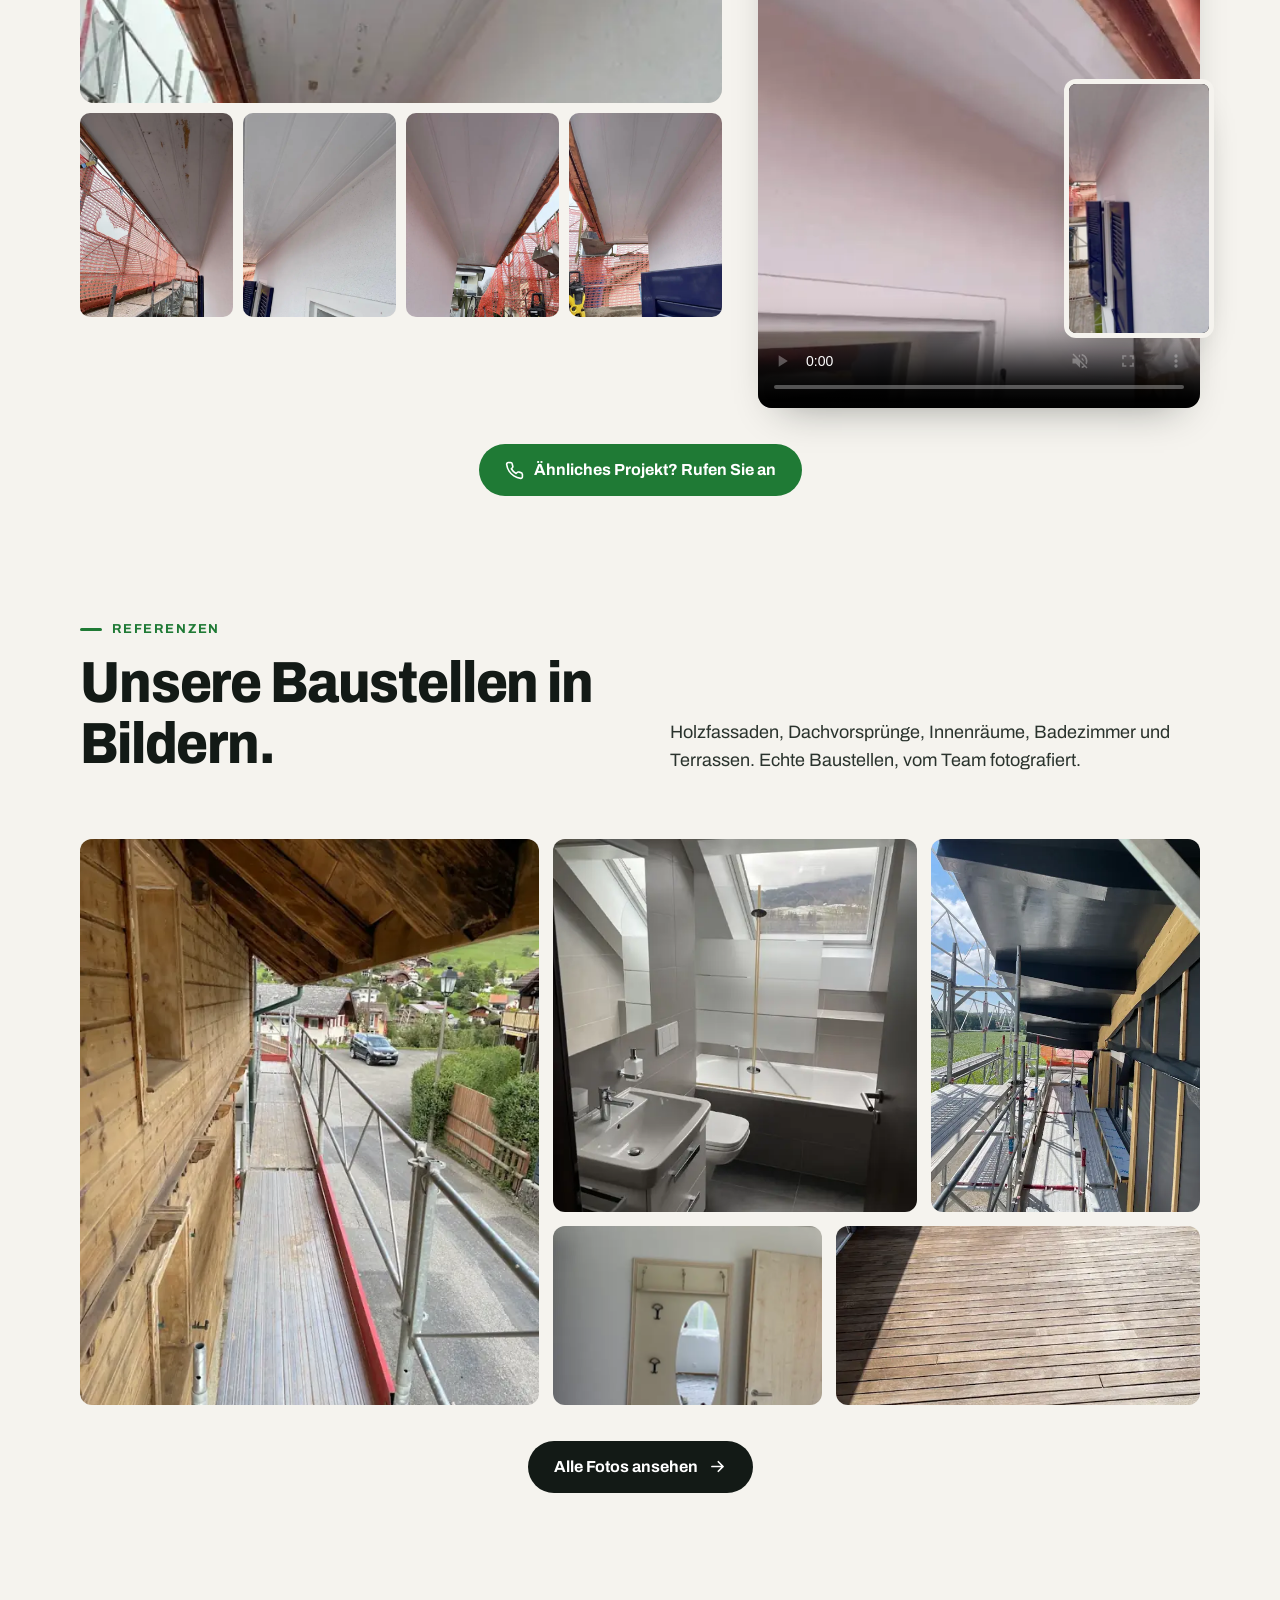
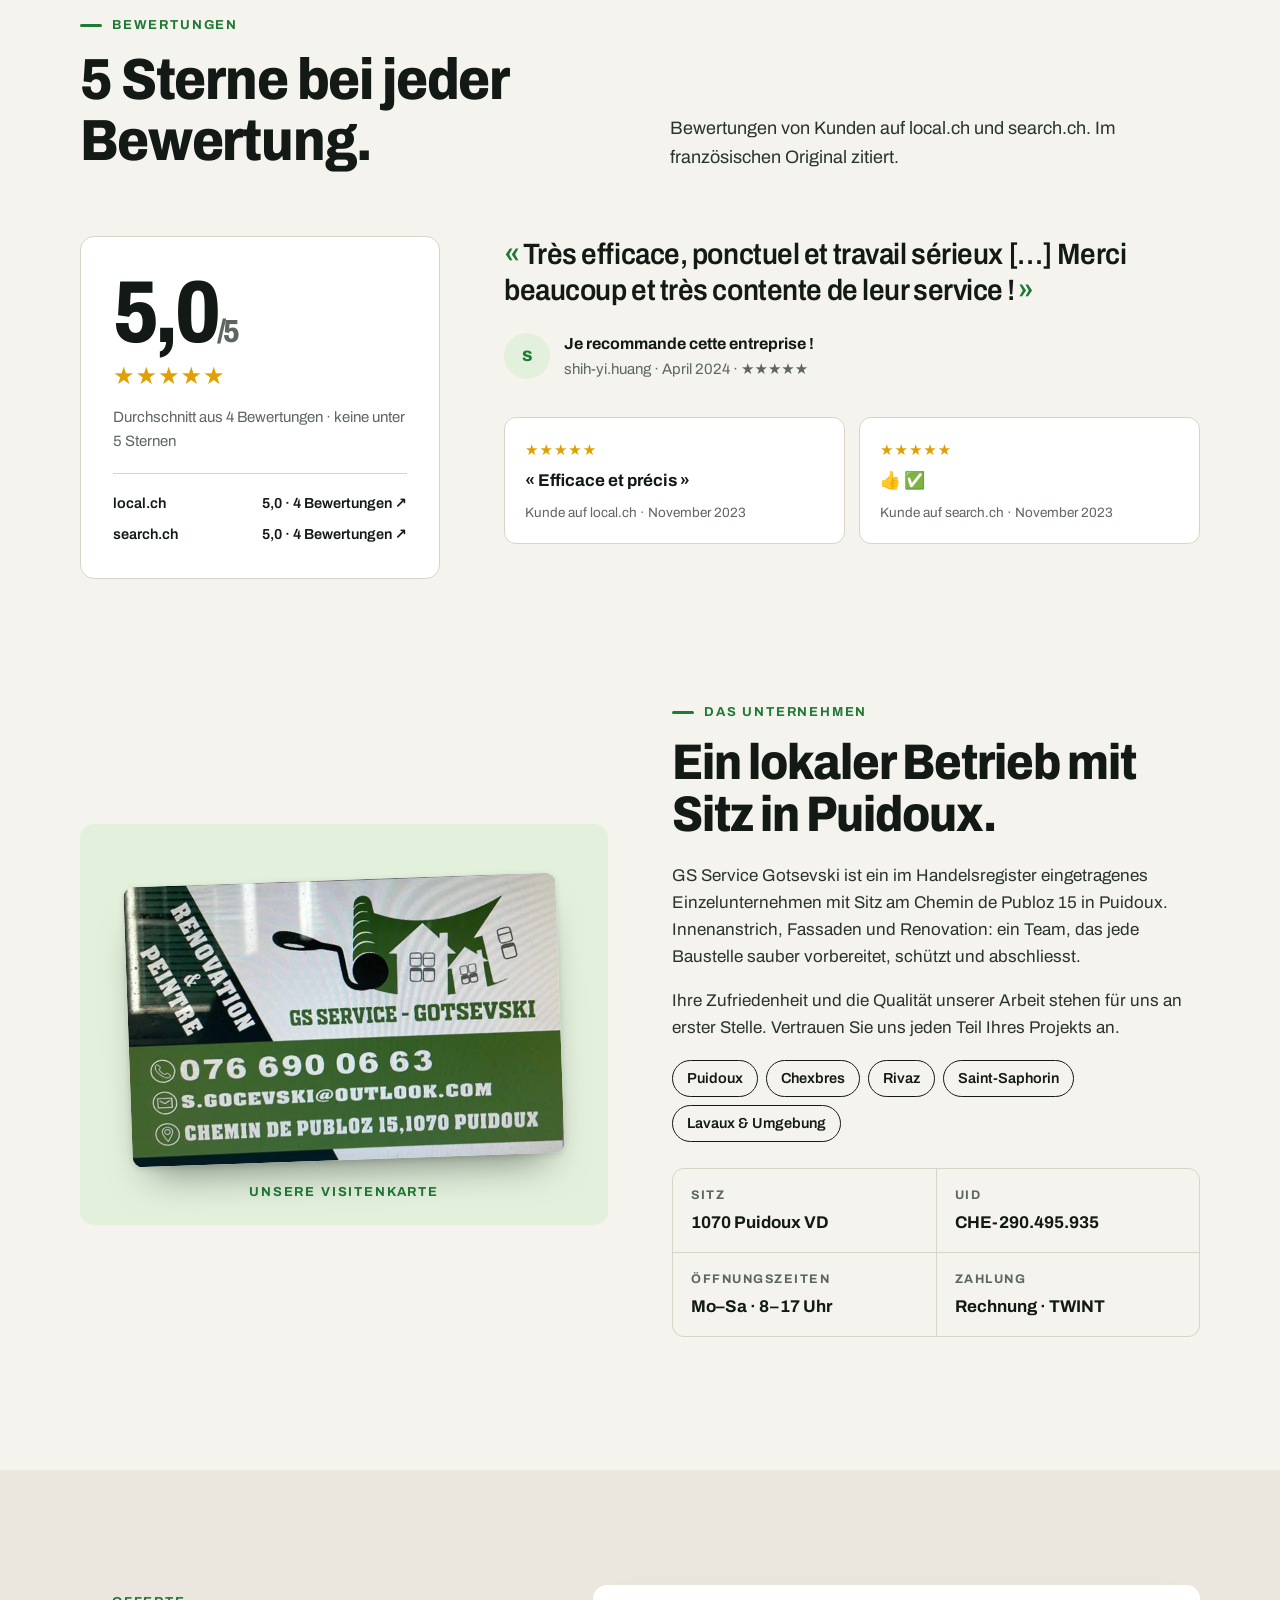
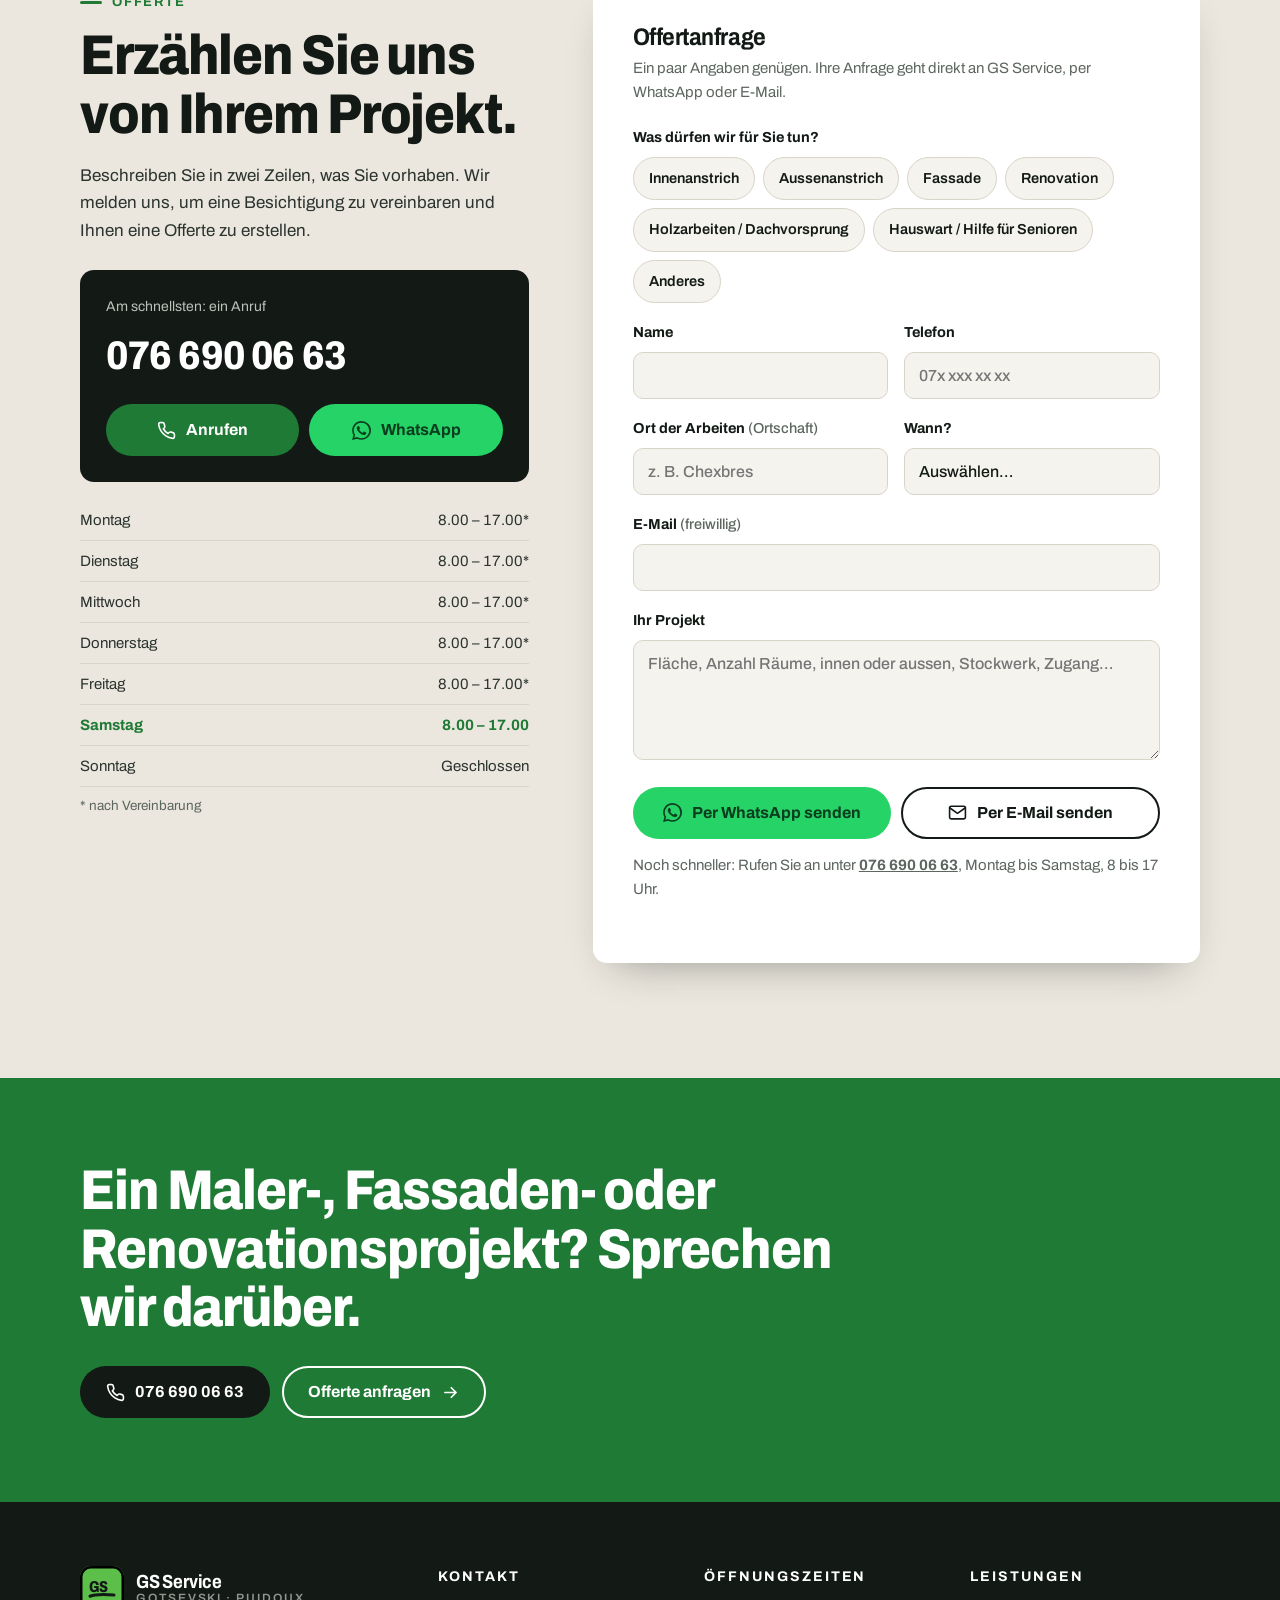
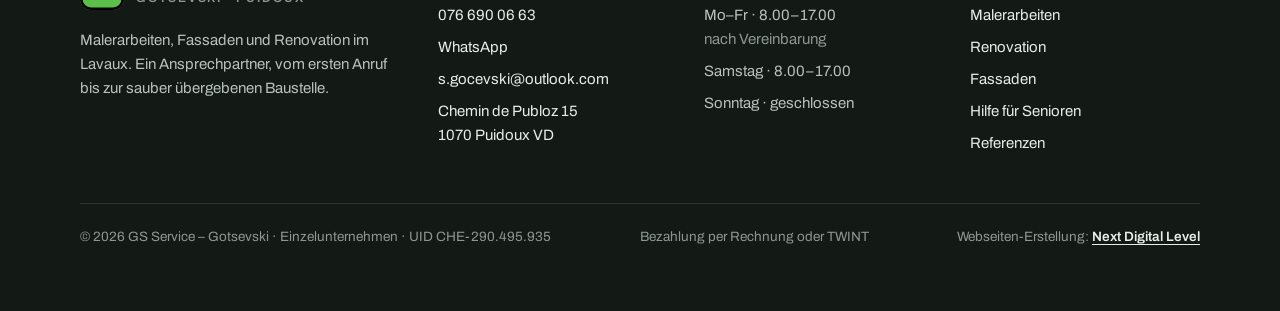
<file: de/index.html>
<!doctype html>
<html lang="de-CH">
<head>
<meta charset="utf-8">
<meta name="viewport" content="width=device-width, initial-scale=1, viewport-fit=cover">
<title>GS Service – Gotsevski | Maler, Fassaden & Renovation in Puidoux</title>
<meta name="description" content="Maler- und Renovationsbetrieb in Puidoux (Lavaux, VD). Innen- und Aussenanstrich, Fassaden, Renovation und Hauswartdienste für Senioren. 5,0/5 aus 4 Bewertungen. Rufen Sie an: 076 690 06 63.">
<link rel="canonical" href="https://welcometothenextlevel.github.io/GS-Service/de/">
<meta name="theme-color" content="#131a16">
<meta property="og:type" content="website">
<meta property="og:locale" content="de_CH">
<meta property="og:title" content="GS Service – Gotsevski | Maler, Fassaden & Renovation in Puidoux">
<meta property="og:description" content="Maler- und Renovationsbetrieb in Puidoux (Lavaux, VD). Innen- und Aussenanstrich, Fassaden, Renovation und Hauswartdienste für Senioren. 5,0/5 aus 4 Bewertungen. Rufen Sie an: 076 690 06 63.">
<meta property="og:url" content="https://welcometothenextlevel.github.io/GS-Service/de/">
<meta property="og:image" content="https://welcometothenextlevel.github.io/GS-Service/img/og.jpg">
<link rel="icon" href="../favicon.svg" type="image/svg+xml">
<link rel="preconnect" href="https://fonts.googleapis.com">
<link rel="preconnect" href="https://fonts.gstatic.com" crossorigin>
<link href="https://fonts.googleapis.com/css2?family=Archivo:wdth,wght@62..125,400..800&display=swap" rel="stylesheet">
<link rel="stylesheet" href="../css/style.css?v=8">
<link rel="alternate" hreflang="fr" href="https://welcometothenextlevel.github.io/GS-Service/">
<link rel="alternate" hreflang="en" href="https://welcometothenextlevel.github.io/GS-Service/en/">
<link rel="alternate" hreflang="de" href="https://welcometothenextlevel.github.io/GS-Service/de/">
<link rel="alternate" hreflang="x-default" href="https://welcometothenextlevel.github.io/GS-Service/">
<script type="application/ld+json">
{"@context":"https://schema.org","@type":"HousePainter","name":"GS Service - Gotsevski",
"description":"Innen- und Aussenanstrich, Fassaden, Renovation und Hauswartdienste für Senioren in Puidoux und im Lavaux.",
"url":"https://welcometothenextlevel.github.io/GS-Service/","telephone":"+41 76 690 06 63","email":"s.gocevski@outlook.com","image":"https://welcometothenextlevel.github.io/GS-Service/img/chalet-fini.webp",
"address":{"@type":"PostalAddress","streetAddress":"Chemin de Publoz 15","postalCode":"1070","addressLocality":"Puidoux","addressRegion":"VD","addressCountry":"CH"},
"geo":{"@type":"GeoCoordinates","latitude":46.4907,"longitude":6.7631},
"areaServed":["Puidoux","Chexbres","Rivaz","Saint-Saphorin","Lavaux"],
"paymentAccepted":"Facture, TWINT",
"openingHoursSpecification":[{"@type":"OpeningHoursSpecification","dayOfWeek":["Monday","Tuesday","Wednesday","Thursday","Friday","Saturday"],"opens":"08:00","closes":"17:00"}]}
</script>
</head>
<body>
<div class="topbar"><div class="wrap">
  <div><span class="open-dot"></span><span data-status>Mo–Sa · 8.00–17.00 Uhr</span></div>
  <nav class="lang lang-top" aria-label="Sprache wählen"><a href="../" hreflang="fr" lang="fr">FR</a><a href="../en/" hreflang="en" lang="en">EN</a><a href="./" hreflang="de" lang="de" aria-current="true">DE</a></nav>
  <div class="tb-right">Puidoux · Lavaux · Riviera — <a href="tel:+41766900663">076 690 06 63</a> · <a href="mailto:s.gocevski@outlook.com">s.gocevski@outlook.com</a></div>
</div></div>
<header class="header"><div class="wrap">
  <a class="logo" href="./" aria-label="GS Service – Gotsevski, Startseite"><span class="logo-mark"><svg viewBox="0 0 40 40" aria-hidden="true"><text x="3" y="25" font-family="Archivo,sans-serif" font-weight="800" font-size="21" fill="#131a16" style="font-stretch:80%">GS</text><path d="M4 31c6-2.4 14-3 32-1.6" stroke="#131a16" stroke-width="4" stroke-linecap="round" fill="none"/></svg></span><span class="logo-text"><b>GS Service</b><span>Gotsevski · Puidoux</span></span></a>
  <nav class="nav" id="nav" aria-label="Hauptnavigation">
    <a href="./#services">Leistungen</a>
    <a href="realisations">Referenzen</a>
    <a href="./#avis">Bewertungen</a>
    <a href="contact">Kontakt & Offerte</a>
  </nav>
  <div class="header-cta">
    <nav class="lang lang-head" aria-label="Sprache wählen"><a href="../" hreflang="fr" lang="fr">FR</a><a href="../en/" hreflang="en" lang="en">EN</a><a href="./" hreflang="de" lang="de" aria-current="true">DE</a></nav>
    <a class="btn btn-green" href="tel:+41766900663" aria-label="076 690 06 63 anrufen"><svg viewBox="0 0 24 24" fill="none" stroke="currentColor" stroke-width="2" stroke-linecap="round" stroke-linejoin="round" aria-hidden="true"><path d="M22 16.9v3a2 2 0 0 1-2.2 2 19.8 19.8 0 0 1-8.6-3.1 19.5 19.5 0 0 1-6-6A19.8 19.8 0 0 1 2.1 4.2 2 2 0 0 1 4.1 2h3a2 2 0 0 1 2 1.7c.1.9.4 1.8.7 2.7a2 2 0 0 1-.5 2.1L8 9.8a16 16 0 0 0 6 6l1.3-1.3a2 2 0 0 1 2.1-.5c.9.3 1.8.6 2.7.7a2 2 0 0 1 1.7 2z"/></svg><span class="lbl">076 690 06 63</span></a>
    <button class="burger" aria-label="Menu" aria-expanded="false" aria-controls="nav"><svg viewBox="0 0 24 24" fill="none" stroke="currentColor" stroke-width="2" stroke-linecap="round" aria-hidden="true"><path d="M4 7h16M4 12h16M4 17h16"/></svg></button>
  </div>
</div></header>
<main>
<section class="hero"><div class="wrap hero-grid">
  <div>
    <span class="eyebrow">Malerei · Fassaden · Renovation · Puidoux</span>
    <h1>Malerarbeiten, Fassaden, Renovation. <span class="stroke">Sauber gemacht</span>, von Anfang bis Ende.</h1>
    <p class="lead">GS Service Gotsevski ist Ihr Partner für alles rund ums Haus im Lavaux: Wir streichen innen wie aussen, machen Ihre Fassade wieder wie neu und renovieren Ihre Räume. Eine Nummer für alles.</p>
    <div class="hero-actions">
      <a class="btn btn-green" href="tel:+41766900663"><svg viewBox="0 0 24 24" fill="none" stroke="currentColor" stroke-width="2" stroke-linecap="round" stroke-linejoin="round" aria-hidden="true"><path d="M22 16.9v3a2 2 0 0 1-2.2 2 19.8 19.8 0 0 1-8.6-3.1 19.5 19.5 0 0 1-6-6A19.8 19.8 0 0 1 2.1 4.2 2 2 0 0 1 4.1 2h3a2 2 0 0 1 2 1.7c.1.9.4 1.8.7 2.7a2 2 0 0 1-.5 2.1L8 9.8a16 16 0 0 0 6 6l1.3-1.3a2 2 0 0 1 2.1-.5c.9.3 1.8.6 2.7.7a2 2 0 0 1 1.7 2z"/></svg> 076 690 06 63 anrufen</a>
      <a class="btn btn-line" href="#devis">Offerte anfragen <svg viewBox="0 0 24 24" fill="none" stroke="currentColor" stroke-width="2.2" stroke-linecap="round" stroke-linejoin="round" aria-hidden="true"><path d="M5 12h14M13 6l6 6-6 6"/></svg></a>
    </div>
    <div class="proof">
      <div><span class="stars">★★★★★</span> <strong>5,0/5</strong> · 4 Kundenbewertungen</div>
      <div><strong>Mo–Sa</strong> · 8–17 Uhr</div>
      <div>Rechnung oder <strong>TWINT</strong></div>
    </div>
  </div>
  <div class="hero-media">
    <div class="main"><img src="../img/chalet-fini.webp" srcset="../img/chalet-fini-sm.webp 720w, ../img/chalet-fini.webp 1400w" sizes="(max-width:900px) 100vw, 45vw" alt="Holzchalet nach den Arbeiten, davor der Wagen von GS Service" fetchpriority="high" decoding="async"></div>
    <div class="inset"><img src="../img/chalet-echafaudage.webp" srcset="../img/chalet-echafaudage-sm.webp 720w, ../img/chalet-echafaudage.webp 1400w" sizes="20vw" alt="Dasselbe Chalet eingerüstet während der Arbeiten" loading="lazy" decoding="async"></div>
    <span class="tag"><i></i>Ausgeführt von GS Service</span>
  </div>
</div></section>

<div class="ticker" aria-hidden="true"><div class="ticker-track"><span>Innenanstrich</span><span>Aussenanstrich</span><span>Holzfassaden</span><span>Renovation</span><span>Verputz</span><span>Dachvorsprünge</span><span>Holzarbeiten</span><span>Hilfe für Senioren</span><span>Decken</span><span>Badezimmer</span><span>Innenanstrich</span><span>Aussenanstrich</span><span>Holzfassaden</span><span>Renovation</span><span>Verputz</span><span>Dachvorsprünge</span><span>Holzarbeiten</span><span>Hilfe für Senioren</span><span>Decken</span><span>Badezimmer</span></div></div>

<section class="section" id="services"><div class="wrap">
  <div class="section-head">
    <div><span class="eyebrow">Leistungen</span><h2>Malerarbeiten, Fassaden, Renovation und Hilfe zu Hause. Ein Team.</h2></div>
    <p>Ob Renovation oder einfach ein frischer Anstrich, innen wie aussen: Wir begleiten Sie bei jedem Schritt.</p>
  </div>
  <div class="svc-list">
<article class="svc rv">
  <span class="svc-num">01</span>
  <h3>Innen- & Aussenanstrich</h3>
  <div class="svc-desc"><p>Innen: Wände, Decken, Holzwerk, Türen. Aussen: Mauern, Fensterläden, Balkone, Tore, Holzwerk. Sorgfältige Arbeit auf gut vorbereitetem Untergrund. Für eine ruhige Atmosphäre, einen mutigen Akzent oder einfach einen frischen Anstrich.</p><ul><li>Wände & Decken</li><li>Holzwerk & Türen</li><li>Aussenmauern</li><li>Fensterläden & Balkone</li><li>Tore & Zäune</li></ul></div>
  <div class="svc-img"><img src="../img/plafond-peinture.webp" srcset="../img/plafond-peinture-sm.webp 720w, ../img/plafond-peinture.webp 1400w" sizes="(max-width:600px) 100vw, 220px" alt="Decke und Balken weiss gestrichen" loading="lazy" decoding="async"></div>
</article>
<article class="svc rv">
  <span class="svc-num">02</span>
  <h3>Renovation</h3>
  <div class="svc-desc"><p>Von kleinen Ausbesserungen bis zu grösseren Projekten: Untergrundvorbereitung, Spachtel- und Verputzarbeiten, Oberflächen. Ein qualifiziertes Team, das Ihre Ideen umsetzt.</p><ul><li>Spachteln & Glätten</li><li>Dachgeschosse</li><li>Badezimmer</li><li>Holzterrassen</li></ul></div>
  <div class="svc-img"><img src="../img/combles-renoves.webp" srcset="../img/combles-renoves-sm.webp 720w, ../img/combles-renoves.webp 1400w" sizes="(max-width:600px) 100vw, 220px" alt="Renoviertes Dachgeschoss mit Parkett und weissen Wänden" loading="lazy" decoding="async"></div>
</article>
<article class="svc rv">
  <span class="svc-num">03</span>
  <h3>Fassaden</h3>
  <div class="svc-desc"><p>Holzfassaden, Verputz und Dachvorsprünge: sicheres Gerüst, Vorbereitung und Schutz der Umgebung, danach Behandlung und Anstrich. Ihr Haus sieht wieder gut aus und ist für die kommenden Jahre geschützt.</p><ul><li>Holzfassaden</li><li>Verputz</li><li>Dachvorsprünge</li><li>Fensterläden & Fenster</li><li>Gerüstbau</li></ul></div>
  <div class="svc-img"><img src="../img/chalet-fini.webp" srcset="../img/chalet-fini-sm.webp 720w, ../img/chalet-fini.webp 1400w" sizes="(max-width:600px) 100vw, 220px" alt="Holzchalet nach Fassadenarbeiten, mit dem Wagen von GS Service" loading="lazy" decoding="async"></div>
</article>
<article class="svc rv">
  <span class="svc-num">04</span>
  <h3>Hauswart · Hilfe für Senioren</h3>
  <div class="svc-desc"><p>Für ältere Menschen, die zu Hause Unterstützung brauchen: kleine Reparaturen, Ausbesserungen, Montage, Einstellarbeiten und alle unsere Leistungen, mit Geduld und Respekt ausgeführt. Wir kümmern uns um alles, Sie müssen nur anrufen.</p><ul><li>Kleine Reparaturen</li><li>Ausbesserungen</li><li>Montage & Einstellungen</li><li>Hilfe zu Hause</li></ul></div>
  <div class="svc-img"><img src="../img/porte-repeinte.webp" srcset="../img/porte-repeinte-sm.webp 720w, ../img/porte-repeinte.webp 1400w" sizes="(max-width:600px) 100vw, 220px" alt="Alte Tür instand gesetzt" loading="lazy" decoding="async"></div>
</article>
  </div>
  <div class="center-cta"><a class="btn btn-green" href="tel:+41766900663"><svg viewBox="0 0 24 24" fill="none" stroke="currentColor" stroke-width="2" stroke-linecap="round" stroke-linejoin="round" aria-hidden="true"><path d="M22 16.9v3a2 2 0 0 1-2.2 2 19.8 19.8 0 0 1-8.6-3.1 19.5 19.5 0 0 1-6-6A19.8 19.8 0 0 1 2.1 4.2 2 2 0 0 1 4.1 2h3a2 2 0 0 1 2 1.7c.1.9.4 1.8.7 2.7a2 2 0 0 1-.5 2.1L8 9.8a16 16 0 0 0 6 6l1.3-1.3a2 2 0 0 1 2.1-.5c.9.3 1.8.6 2.7.7a2 2 0 0 1 1.7 2z"/></svg> Über mein Projekt sprechen</a><a class="btn btn-line" href="#devis">Online-Offerte <svg viewBox="0 0 24 24" fill="none" stroke="currentColor" stroke-width="2.2" stroke-linecap="round" stroke-linejoin="round" aria-hidden="true"><path d="M5 12h14M13 6l6 6-6 6"/></svg></a></div>
</div></section>

<section class="section on-dark" id="methode"><div class="wrap">
  <div class="section-head">
    <div><span class="eyebrow">So arbeiten wir</span><h2>Eine saubere Baustelle, vom ersten Anruf bis zum letzten Besenstrich.</h2></div>
    <p>Böden und Möbel werden abgedeckt, aussen ein sicheres Gerüst, am Ende wird gereinigt. Sie bekommen Ihr Zuhause so zurück, wie es sein soll.</p>
  </div>
  <div class="steps">
    <div class="step rv"><b>01</b><h3>Sie rufen an</h3><p>Ein Anruf, eine WhatsApp-Nachricht oder das Formular. Wir besprechen Ihr Projekt und vereinbaren einen Termin.</p></div>
    <div class="step rv"><b>02</b><h3>Besichtigung & Offerte</h3><p>Wir schauen uns alles vor Ort an und nennen Ihnen einen klaren Preis, ohne Überraschungen.</p></div>
    <div class="step rv"><b>03</b><h3>Wir schützen</h3><p>Planen, Folien und Klebeband auf allem, was nicht berührt werden darf. Gerüst für die Aussenarbeiten.</p></div>
    <div class="step rv"><b>04</b><h3>Arbeiten & Reinigung</h3><p>Sorgfältige, pünktliche Arbeit, danach hinterlassen wir alles sauber. Bezahlung per Rechnung oder TWINT.</p></div>
  </div>
  <div class="process-photo">
    <figure class="rv"><img src="../img/facade-bois-echafaudage.webp" srcset="../img/facade-bois-echafaudage-sm.webp 720w, ../img/facade-bois-echafaudage.webp 1400w" sizes="(max-width:760px) 100vw, 40vw" alt="Gerüst an einer Holzfassade" loading="lazy" decoding="async"><figcaption>Sicheres Gerüst</figcaption></figure>
    <figure class="rv"><img src="../img/cuisine-protection.webp" srcset="../img/cuisine-protection-sm.webp 720w, ../img/cuisine-protection.webp 1400w" sizes="(max-width:760px) 50vw, 30vw" alt="Küche während der Arbeiten mit Folie abgedeckt" loading="lazy" decoding="async"><figcaption>Küche abgedeckt</figcaption></figure>
    <figure class="rv"><img src="../img/facade-escalier-protection.webp" srcset="../img/facade-escalier-protection-sm.webp 720w, ../img/facade-escalier-protection.webp 1400w" sizes="(max-width:760px) 50vw, 30vw" alt="Treppe und Sockel vor dem Streichen abgeklebt" loading="lazy" decoding="async"><figcaption>Kanten abgeklebt</figcaption></figure>
  </div>
</div></section>

<section class="section ba-sec" id="avant-apres"><div class="wrap">
  <div class="section-head">
    <div><span class="eyebrow">Vorher / nachher</span><h2>Eine Dachuntersicht, wie neu.</h2></div>
    <p>Abblätternde Farbe, stellenweise blankes Holz. Wir haben die ganze Untersicht vom Gerüst aus vorbereitet und neu gestrichen. Die Fotos zeigen den Zustand vorher, die Videos das Ergebnis.</p>
  </div>
  <div class="ba">
    <div class="ba-before rv">
      <span class="ba-tag">Vorher</span>
      <div class="ba-grid" data-lb>
        <a class="ba-main" href="../img/avant-sous-face-1.webp" data-caption="Vorher – Abblätternde Farbe entlang der ganzen Untersicht"><img src="../img/avant-sous-face-1.webp" srcset="../img/avant-sous-face-1-sm.webp 720w, ../img/avant-sous-face-1.webp 1400w" sizes="(max-width:900px) 100vw, 640px" alt="Dachuntersicht mit abblätternder Farbe, vor den Arbeiten" loading="lazy" decoding="async"></a>
        <a href="../img/avant-sous-face-2.webp" data-caption="Vorher – Abblätternde Untersicht, stellenweise blankes Holz"><img src="../img/avant-sous-face-2.webp" srcset="../img/avant-sous-face-2-sm.webp 720w, ../img/avant-sous-face-2.webp 1400w" sizes="(max-width:900px) 25vw, 160px" alt="Abblätternde Untersicht, stellenweise blankes Holz" loading="lazy" decoding="async"></a><a href="../img/avant-sous-face-3.webp" data-caption="Vorher – Untersicht in Vorbereitung"><img src="../img/avant-sous-face-3.webp" srcset="../img/avant-sous-face-3-sm.webp 720w, ../img/avant-sous-face-3.webp 1400w" sizes="(max-width:900px) 25vw, 160px" alt="Untersicht in Vorbereitung" loading="lazy" decoding="async"></a><a href="../img/avant-sous-face-4.webp" data-caption="Vorher – Untersicht und Kupferrinne während der Arbeiten"><img src="../img/avant-sous-face-4.webp" srcset="../img/avant-sous-face-4-sm.webp 720w, ../img/avant-sous-face-4.webp 1400w" sizes="(max-width:900px) 25vw, 160px" alt="Untersicht und Kupferrinne während der Arbeiten" loading="lazy" decoding="async"></a><a href="../img/avant-sous-face-5.webp" data-caption="Vorher – Untersicht vom Gerüst aus während der Arbeiten"><img src="../img/avant-sous-face-5.webp" srcset="../img/avant-sous-face-5-sm.webp 720w, ../img/avant-sous-face-5.webp 1400w" sizes="(max-width:900px) 25vw, 160px" alt="Untersicht vom Gerüst aus während der Arbeiten" loading="lazy" decoding="async"></a>
      </div>
    </div>
    <div class="ba-after rv">
      <span class="ba-tag ba-tag-after">Nachher</span>
      <figure class="ba-video">
        <video data-autoplay muted loop playsinline controls preload="none" poster="../img/apres-sous-face-poster.webp" aria-label="Video: die fertige Untersicht, weiss gestrichen">
          <source src="../video/apres-sous-face.mp4" type="../video/mp4">
        </video>
        <div class="ba-clip"><video data-autoplay muted loop playsinline preload="none" poster="../img/apres-sous-face-court-poster.webp" aria-label="Kurzer Ausschnitt: Fassade und Fensterläden nach den Arbeiten"><source src="../video/apres-sous-face-court.mp4" type="../video/mp4"></video></div>
      </figure>
    </div>
  </div>
  <div class="center-cta"><a class="btn btn-green" href="tel:+41766900663"><svg viewBox="0 0 24 24" fill="none" stroke="currentColor" stroke-width="2" stroke-linecap="round" stroke-linejoin="round" aria-hidden="true"><path d="M22 16.9v3a2 2 0 0 1-2.2 2 19.8 19.8 0 0 1-8.6-3.1 19.5 19.5 0 0 1-6-6A19.8 19.8 0 0 1 2.1 4.2 2 2 0 0 1 4.1 2h3a2 2 0 0 1 2 1.7c.1.9.4 1.8.7 2.7a2 2 0 0 1-.5 2.1L8 9.8a16 16 0 0 0 6 6l1.3-1.3a2 2 0 0 1 2.1-.5c.9.3 1.8.6 2.7.7a2 2 0 0 1 1.7 2z"/></svg> Ähnliches Projekt? Rufen Sie an</a></div>
</div></section>
<section class="section" id="realisations" style="padding-top:0"><div class="wrap">
  <div class="section-head">
    <div><span class="eyebrow">Referenzen</span><h2>Unsere Baustellen in Bildern.</h2></div>
    <p>Holzfassaden, Dachvorsprünge, Innenräume, Badezimmer und Terrassen. Echte Baustellen, vom Team fotografiert.</p>
  </div>
  <div class="mosaic" data-lb>
    <a class="m1 rv" href="../img/facade-bois-passerelle-2.webp" data-caption="Holzfassade – Arbeiten vom Gerüst aus"><img src="../img/facade-bois-passerelle-2.webp" srcset="../img/facade-bois-passerelle-2-sm.webp 720w, ../img/facade-bois-passerelle-2.webp 1400w" sizes="(max-width:760px) 100vw, 42vw" alt="Holzfassade vom Gerüst aus, mit Blick auf das Dorf" loading="lazy" decoding="async"><span>Holzfassade</span></a>
    <a class="m2 rv" href="../img/salle-de-bain.webp" data-caption="Badezimmer im Dachgeschoss"><img src="../img/salle-de-bain.webp" srcset="../img/salle-de-bain-sm.webp 720w, ../img/salle-de-bain.webp 1400w" sizes="(max-width:760px) 50vw, 33vw" alt="Renoviertes Badezimmer unter dem Dachfenster" loading="lazy" decoding="async"><span>Badezimmer</span></a>
    <a class="m3 rv" href="../img/avant-toit-noir.webp" data-caption="Dachvorsprung schwarz gestrichen"><img src="../img/avant-toit-noir.webp" srcset="../img/avant-toit-noir-sm.webp 720w, ../img/avant-toit-noir.webp 1400w" sizes="(max-width:760px) 50vw, 25vw" alt="Dachvorsprung schwarz gestrichen, vom Gerüst aus" loading="lazy" decoding="async"><span>Dachvorsprung</span></a>
    <a class="m4 rv" href="../img/porte-repeinte.webp" data-caption="Gestrichene Tür"><img src="../img/porte-repeinte.webp" srcset="../img/porte-repeinte-sm.webp 720w, ../img/porte-repeinte.webp 1400w" sizes="(max-width:760px) 50vw, 25vw" alt="Alte Tür mit Bullauge, neu gestrichen" loading="lazy" decoding="async"><span>Türen</span></a>
    <a class="m5 rv" href="../img/terrasse-bois-2.webp" data-caption="Holzterrasse gereinigt"><img src="../img/terrasse-bois-2.webp" srcset="../img/terrasse-bois-2-sm.webp 720w, ../img/terrasse-bois-2.webp 1400w" sizes="(max-width:760px) 50vw, 33vw" alt="Holzterrasse" loading="lazy" decoding="async"><span>Terrasse</span></a>
  </div>
  <div class="center-cta"><a class="btn btn-ink" href="realisations">Alle Fotos ansehen <svg viewBox="0 0 24 24" fill="none" stroke="currentColor" stroke-width="2.2" stroke-linecap="round" stroke-linejoin="round" aria-hidden="true"><path d="M5 12h14M13 6l6 6-6 6"/></svg></a></div>
</div></section>

<section class="section" id="avis" style="padding-top:0"><div class="wrap">
  <div class="section-head">
    <div><span class="eyebrow">Bewertungen</span><h2>5 Sterne bei jeder Bewertung.</h2></div>
    <p>Bewertungen von Kunden auf local.ch und search.ch. Im französischen Original zitiert.</p>
  </div>
  <div class="reviews">
    <div class="score rv">
      <div class="big">5,0<small>/5</small></div>
      <div class="stars">★★★★★</div>
      <p>Durchschnitt aus 4 Bewertungen · keine unter 5 Sternen</p>
      <div class="src">
        <a href="https://www.local.ch/en/d/puidoux/1070/painting/gs-service-gotsevski-khm1VBmaaDtW8iqlW9epsw" target="_blank" rel="noopener">local.ch <span>5,0 · 4 Bewertungen ↗</span></a>
        <a href="https://search.ch/tel/puidoux/chemin-de-publoz-15/gs-service-gotsevski" target="_blank" rel="noopener">search.ch <span>5,0 · 4 Bewertungen ↗</span></a>
      </div>
    </div>
    <div>
      <figure class="quote rv">
        <blockquote>Très efficace, ponctuel et travail sérieux […] Merci beaucoup et très contente de leur service !</blockquote>
        <figcaption><span class="avatar">S</span><span><b>Je recommande cette entreprise !</b>shih-yi.huang · April 2024 · ★★★★★</span></figcaption>
      </figure>
      <div class="mini-reviews">
        <div class="mini rv"><span class="stars">★★★★★</span><b>« Efficace et précis »</b><span>Kunde auf local.ch · November 2023</span></div>
        <div class="mini rv"><span class="stars">★★★★★</span><b>👍 ✅</b><span>Kunde auf search.ch · November 2023</span></div>
      </div>
    </div>
  </div>
</div></section>

<section class="section" style="padding-top:0"><div class="wrap about">
  <div class="rv"><figure class="bizcard"><img src="../img/carte-de-visite.webp" width="724" height="470" alt="Visitenkarte von GS Service – Gotsevski: Renovation und Malerarbeiten, 076 690 06 63, s.gocevski@outlook.com, Chemin de Publoz 15, 1070 Puidoux" loading="lazy" decoding="async"><figcaption>Unsere Visitenkarte</figcaption></figure></div>
  <div class="rv">
    <span class="eyebrow">Das Unternehmen</span>
    <h2>Ein lokaler Betrieb mit Sitz in Puidoux.</h2>
    <p>GS Service Gotsevski ist ein im Handelsregister eingetragenes Einzelunternehmen mit Sitz am Chemin de Publoz 15 in Puidoux. Innenanstrich, Fassaden und Renovation: ein Team, das jede Baustelle sauber vorbereitet, schützt und abschliesst.</p>
    <p>Ihre Zufriedenheit und die Qualität unserer Arbeit stehen für uns an erster Stelle. Vertrauen Sie uns jeden Teil Ihres Projekts an.</p>
    <div class="towns"><span>Puidoux</span><span>Chexbres</span><span>Rivaz</span><span>Saint-Saphorin</span><span>Lavaux & Umgebung</span></div>
    <dl class="facts">
      <div><dt>Sitz</dt><dd>1070 Puidoux VD</dd></div>
      <div><dt>UID</dt><dd>CHE-290.495.935</dd></div>
      <div><dt>Öffnungszeiten</dt><dd>Mo–Sa · 8–17 Uhr</dd></div>
      <div><dt>Zahlung</dt><dd>Rechnung · TWINT</dd></div>
    </dl>
  </div>
</div></section>

<section class="section quote-sec" id="contact"><div class="wrap qgrid">
  <div class="qside rv">
    <span class="eyebrow">Offerte</span>
    <h2>Erzählen Sie uns von Ihrem Projekt.</h2>
    <p>Beschreiben Sie in zwei Zeilen, was Sie vorhaben. Wir melden uns, um eine Besichtigung zu vereinbaren und Ihnen eine Offerte zu erstellen.</p>
    <div class="call-card">
      <small>Am schnellsten: ein Anruf</small>
      <a class="num" href="tel:+41766900663">076 690 06 63</a>
      <div class="row">
        <a class="btn btn-green" href="tel:+41766900663"><svg viewBox="0 0 24 24" fill="none" stroke="currentColor" stroke-width="2" stroke-linecap="round" stroke-linejoin="round" aria-hidden="true"><path d="M22 16.9v3a2 2 0 0 1-2.2 2 19.8 19.8 0 0 1-8.6-3.1 19.5 19.5 0 0 1-6-6A19.8 19.8 0 0 1 2.1 4.2 2 2 0 0 1 4.1 2h3a2 2 0 0 1 2 1.7c.1.9.4 1.8.7 2.7a2 2 0 0 1-.5 2.1L8 9.8a16 16 0 0 0 6 6l1.3-1.3a2 2 0 0 1 2.1-.5c.9.3 1.8.6 2.7.7a2 2 0 0 1 1.7 2z"/></svg> Anrufen</a>
        <a class="btn btn-wa" href="https://wa.me/41766900663" target="_blank" rel="noopener"><svg viewBox="0 0 24 24" fill="currentColor" aria-hidden="true"><path d="M17.5 14.4c-.3-.1-1.8-.9-2-1-.3-.1-.5-.1-.7.1-.2.3-.8 1-.9 1.2-.2.2-.3.2-.6.1-.3-.1-1.3-.5-2.4-1.5-.9-.8-1.5-1.8-1.7-2.1-.2-.3 0-.5.1-.6l.4-.5c.2-.2.2-.3.3-.5.1-.2 0-.4 0-.5l-.9-2.2c-.2-.6-.5-.5-.7-.5h-.6c-.2 0-.5.1-.8.4-.3.3-1 1-1 2.5s1.1 2.9 1.2 3.1c.1.2 2.1 3.2 5.1 4.5.7.3 1.3.5 1.7.6.7.2 1.4.2 1.9.1.6-.1 1.8-.7 2-1.4.2-.7.2-1.3.2-1.4-.1-.2-.3-.3-.6-.4zM12 21.8c-1.8 0-3.5-.5-5-1.4l-.4-.2-3.7 1 1-3.6-.2-.4a9.8 9.8 0 0 1-1.5-5.2c0-5.4 4.4-9.8 9.8-9.8 2.6 0 5.1 1 6.9 2.9a9.7 9.7 0 0 1 2.9 6.9c0 5.4-4.4 9.8-9.8 9.8zm8.4-18.2A11.8 11.8 0 0 0 12 0C5.5 0 .2 5.3.2 11.9c0 2.1.5 4.1 1.6 5.9L.1 24l6.3-1.7c1.7.9 3.7 1.4 5.7 1.4 6.5 0 11.9-5.3 11.9-11.9 0-3.2-1.2-6.2-3.5-8.4z"/></svg> WhatsApp</a>
      </div>
    </div>
    <div class="hours"><table>
  <tr data-day="1"><td>Montag</td><td>8.00 – 17.00*</td></tr>
  <tr data-day="2"><td>Dienstag</td><td>8.00 – 17.00*</td></tr>
  <tr data-day="3"><td>Mittwoch</td><td>8.00 – 17.00*</td></tr>
  <tr data-day="4"><td>Donnerstag</td><td>8.00 – 17.00*</td></tr>
  <tr data-day="5"><td>Freitag</td><td>8.00 – 17.00*</td></tr>
  <tr data-day="6"><td>Samstag</td><td>8.00 – 17.00</td></tr>
  <tr data-day="0"><td>Sonntag</td><td>Geschlossen</td></tr>
</table><p class="note">* nach Vereinbarung</p></div>
  </div>
  <div class="rv"><form class="form" id="devis" novalidate>
  <h3>Offertanfrage</h3>
  <p>Ein paar Angaben genügen. Ihre Anfrage geht direkt an GS Service, per WhatsApp oder E-Mail.</p>
  <p class="form-error" role="alert">Bitte geben Sie Ihren Namen und Ihre Telefonnummer an.</p>
  <fieldset class="field"><legend>Was dürfen wir für Sie tun?</legend><div class="chips">
<label><input type="checkbox" name="service" value="Peinture intérieure"><span>Innenanstrich</span></label>
<label><input type="checkbox" name="service" value="Peinture extérieure"><span>Aussenanstrich</span></label>
<label><input type="checkbox" name="service" value="Façade"><span>Fassade</span></label>
<label><input type="checkbox" name="service" value="Rénovation"><span>Renovation</span></label>
<label><input type="checkbox" name="service" value="Boiseries / avant-toit"><span>Holzarbeiten / Dachvorsprung</span></label>
<label><input type="checkbox" name="service" value="Homme à tout faire / aide aux aînés"><span>Hauswart / Hilfe für Senioren</span></label>
<label><input type="checkbox" name="service" value="Autre"><span>Anderes</span></label>
  </div></fieldset>
  <div class="row2">
    <div class="field"><label for="f-name">Name</label><input type="text" id="f-name" name="name" autocomplete="name" required></div>
    <div class="field"><label for="f-tel">Telefon</label><input type="tel" id="f-tel" name="tel" autocomplete="tel" inputmode="tel" placeholder="07x xxx xx xx" required></div>
  </div>
  <div class="row2">
    <div class="field"><label for="f-lieu">Ort der Arbeiten <em>(Ortschaft)</em></label><input type="text" id="f-lieu" name="lieu" placeholder="z. B. Chexbres"></div>
    <div class="field"><label for="f-delai">Wann?</label><select id="f-delai" name="delai"><option value="">Auswählen…</option><option>So bald wie möglich</option><option>Innerhalb eines Monats</option><option>In 1 bis 3 Monaten</option><option>Noch offen</option></select></div>
  </div>
  <div class="field"><label for="f-email">E-Mail <em>(freiwillig)</em></label><input type="email" id="f-email" name="email" autocomplete="email"></div>
  <div class="field"><label for="f-msg">Ihr Projekt</label><textarea id="f-msg" name="message" placeholder="Fläche, Anzahl Räume, innen oder aussen, Stockwerk, Zugang…"></textarea></div>
  <div class="form-actions">
    <button class="btn btn-wa" type="submit"><svg viewBox="0 0 24 24" fill="currentColor" aria-hidden="true"><path d="M17.5 14.4c-.3-.1-1.8-.9-2-1-.3-.1-.5-.1-.7.1-.2.3-.8 1-.9 1.2-.2.2-.3.2-.6.1-.3-.1-1.3-.5-2.4-1.5-.9-.8-1.5-1.8-1.7-2.1-.2-.3 0-.5.1-.6l.4-.5c.2-.2.2-.3.3-.5.1-.2 0-.4 0-.5l-.9-2.2c-.2-.6-.5-.5-.7-.5h-.6c-.2 0-.5.1-.8.4-.3.3-1 1-1 2.5s1.1 2.9 1.2 3.1c.1.2 2.1 3.2 5.1 4.5.7.3 1.3.5 1.7.6.7.2 1.4.2 1.9.1.6-.1 1.8-.7 2-1.4.2-.7.2-1.3.2-1.4-.1-.2-.3-.3-.6-.4zM12 21.8c-1.8 0-3.5-.5-5-1.4l-.4-.2-3.7 1 1-3.6-.2-.4a9.8 9.8 0 0 1-1.5-5.2c0-5.4 4.4-9.8 9.8-9.8 2.6 0 5.1 1 6.9 2.9a9.7 9.7 0 0 1 2.9 6.9c0 5.4-4.4 9.8-9.8 9.8zm8.4-18.2A11.8 11.8 0 0 0 12 0C5.5 0 .2 5.3.2 11.9c0 2.1.5 4.1 1.6 5.9L.1 24l6.3-1.7c1.7.9 3.7 1.4 5.7 1.4 6.5 0 11.9-5.3 11.9-11.9 0-3.2-1.2-6.2-3.5-8.4z"/></svg> Per WhatsApp senden</button>
    <button class="btn btn-line" type="button" data-mail><svg viewBox="0 0 24 24" fill="none" stroke="currentColor" stroke-width="2" stroke-linecap="round" stroke-linejoin="round" aria-hidden="true"><rect x="2" y="4" width="20" height="16" rx="2"/><path d="m22 6-10 7L2 6"/></svg> Per E-Mail senden</button>
  </div>
  <p class="form-note">Noch schneller: Rufen Sie an unter <a href="tel:+41766900663"><b>076 690 06 63</b></a>, Montag bis Samstag, 8 bis 17 Uhr.</p>
</form></div>
</div></section>
</main>
<section class="band"><div class="wrap">
  <h2>Ein Maler-, Fassaden- oder Renovationsprojekt? Sprechen wir darüber.</h2>
  <div class="acts">
    <a class="btn btn-ink" href="tel:+41766900663"><svg viewBox="0 0 24 24" fill="none" stroke="currentColor" stroke-width="2" stroke-linecap="round" stroke-linejoin="round" aria-hidden="true"><path d="M22 16.9v3a2 2 0 0 1-2.2 2 19.8 19.8 0 0 1-8.6-3.1 19.5 19.5 0 0 1-6-6A19.8 19.8 0 0 1 2.1 4.2 2 2 0 0 1 4.1 2h3a2 2 0 0 1 2 1.7c.1.9.4 1.8.7 2.7a2 2 0 0 1-.5 2.1L8 9.8a16 16 0 0 0 6 6l1.3-1.3a2 2 0 0 1 2.1-.5c.9.3 1.8.6 2.7.7a2 2 0 0 1 1.7 2z"/></svg> 076 690 06 63</a>
    <a class="btn btn-line" href="contact">Offerte anfragen <svg viewBox="0 0 24 24" fill="none" stroke="currentColor" stroke-width="2.2" stroke-linecap="round" stroke-linejoin="round" aria-hidden="true"><path d="M5 12h14M13 6l6 6-6 6"/></svg></a>
  </div>
</div></section>
<footer class="footer"><div class="wrap">
  <div class="footer-grid">
    <div>
      <a class="logo" href="./"><span class="logo-mark"><svg viewBox="0 0 40 40" aria-hidden="true"><text x="3" y="25" font-family="Archivo,sans-serif" font-weight="800" font-size="21" fill="#131a16" style="font-stretch:80%">GS</text><path d="M4 31c6-2.4 14-3 32-1.6" stroke="#131a16" stroke-width="4" stroke-linecap="round" fill="none"/></svg></span><span class="logo-text"><b style="color:#fff">GS Service</b><span>Gotsevski · Puidoux</span></span></a>
      <p style="margin-top:18px;max-width:22em">Malerarbeiten, Fassaden und Renovation im Lavaux. Ein Ansprechpartner, vom ersten Anruf bis zur sauber übergebenen Baustelle.</p>
    </div>
    <div>
      <h4>Kontakt</h4>
      <ul>
        <li><a href="tel:+41766900663">076 690 06 63</a></li>
        <li><a href="https://wa.me/41766900663" target="_blank" rel="noopener">WhatsApp</a></li>
        <li><a href="mailto:s.gocevski@outlook.com">s.gocevski@outlook.com</a></li>
        <li><a href="https://www.google.com/maps/search/?api=1&query=Chemin+de+Publoz+15,+1070+Puidoux" target="_blank" rel="noopener">Chemin de Publoz 15<br>1070 Puidoux VD</a></li>
      </ul>
    </div>
    <div>
      <h4>Öffnungszeiten</h4>
      <ul>
        <li>Mo–Fr · 8.00–17.00<br><span style="color:#8d978f">nach Vereinbarung</span></li>
        <li>Samstag · 8.00–17.00</li>
        <li>Sonntag · geschlossen</li>
      </ul>
    </div>
    <div>
      <h4>Leistungen</h4>
      <ul>
        <li><a href="./#services">Malerarbeiten</a></li>
        <li><a href="./#services">Renovation</a></li>
        <li><a href="./#services">Fassaden</a></li>
        <li><a href="./#services">Hilfe für Senioren</a></li>
        <li><a href="realisations">Referenzen</a></li>
      </ul>
    </div>
  </div>
  <div class="footer-bottom">
    <span>© <span data-year>2026</span> GS Service – Gotsevski · Einzelunternehmen · UID CHE-290.495.935</span>
    <span>Bezahlung per Rechnung oder TWINT</span>
    <span class="credit">Webseiten-Erstellung: <a href="https://nextdigitalevel.com/">Next Digital Level</a></span>
  </div>
</div></footer>
<div class="dock" role="complementary" aria-label="Schnellkontakt">
  <a class="d-wa" href="https://wa.me/41766900663" target="_blank" rel="noopener" aria-label="Auf WhatsApp schreiben"><svg viewBox="0 0 24 24" fill="currentColor" aria-hidden="true"><path d="M17.5 14.4c-.3-.1-1.8-.9-2-1-.3-.1-.5-.1-.7.1-.2.3-.8 1-.9 1.2-.2.2-.3.2-.6.1-.3-.1-1.3-.5-2.4-1.5-.9-.8-1.5-1.8-1.7-2.1-.2-.3 0-.5.1-.6l.4-.5c.2-.2.2-.3.3-.5.1-.2 0-.4 0-.5l-.9-2.2c-.2-.6-.5-.5-.7-.5h-.6c-.2 0-.5.1-.8.4-.3.3-1 1-1 2.5s1.1 2.9 1.2 3.1c.1.2 2.1 3.2 5.1 4.5.7.3 1.3.5 1.7.6.7.2 1.4.2 1.9.1.6-.1 1.8-.7 2-1.4.2-.7.2-1.3.2-1.4-.1-.2-.3-.3-.6-.4zM12 21.8c-1.8 0-3.5-.5-5-1.4l-.4-.2-3.7 1 1-3.6-.2-.4a9.8 9.8 0 0 1-1.5-5.2c0-5.4 4.4-9.8 9.8-9.8 2.6 0 5.1 1 6.9 2.9a9.7 9.7 0 0 1 2.9 6.9c0 5.4-4.4 9.8-9.8 9.8zm8.4-18.2A11.8 11.8 0 0 0 12 0C5.5 0 .2 5.3.2 11.9c0 2.1.5 4.1 1.6 5.9L.1 24l6.3-1.7c1.7.9 3.7 1.4 5.7 1.4 6.5 0 11.9-5.3 11.9-11.9 0-3.2-1.2-6.2-3.5-8.4z"/></svg></a>
  <a class="d-call" href="tel:+41766900663"><span class="ring"><svg viewBox="0 0 24 24" fill="none" stroke="currentColor" stroke-width="2" stroke-linecap="round" stroke-linejoin="round" aria-hidden="true"><path d="M22 16.9v3a2 2 0 0 1-2.2 2 19.8 19.8 0 0 1-8.6-3.1 19.5 19.5 0 0 1-6-6A19.8 19.8 0 0 1 2.1 4.2 2 2 0 0 1 4.1 2h3a2 2 0 0 1 2 1.7c.1.9.4 1.8.7 2.7a2 2 0 0 1-.5 2.1L8 9.8a16 16 0 0 0 6 6l1.3-1.3a2 2 0 0 1 2.1-.5c.9.3 1.8.6 2.7.7a2 2 0 0 1 1.7 2z"/></svg></span><span class="t"><small>Rufen Sie uns an</small>076 690 06 63</span></a>
  <a class="d-quote" href="contact#devis"><svg viewBox="0 0 24 24" fill="none" stroke="currentColor" stroke-width="2" stroke-linecap="round" stroke-linejoin="round" aria-hidden="true"><path d="M14 2H6a2 2 0 0 0-2 2v16a2 2 0 0 0 2 2h12a2 2 0 0 0 2-2V8z"/><path d="M14 2v6h6M8 13h8M8 17h5"/></svg> Offerte</a>
</div>
<div class="lb" role="dialog" aria-modal="true" aria-label="Vergrössertes Foto">
  <img alt="">
  <div class="lb-cap"></div>
  <button class="lb-close" aria-label="Schliessen"><svg viewBox="0 0 24 24" fill="none" stroke="currentColor" stroke-width="2.2" stroke-linecap="round"><path d="M6 6l12 12M18 6 6 18"/></svg></button>
  <button class="lb-prev" aria-label="Vorheriges Foto"><svg viewBox="0 0 24 24" fill="none" stroke="currentColor" stroke-width="2.2" stroke-linecap="round" stroke-linejoin="round"><path d="m15 18-6-6 6-6"/></svg></button>
  <button class="lb-next" aria-label="Nächstes Foto"><svg viewBox="0 0 24 24" fill="none" stroke="currentColor" stroke-width="2.2" stroke-linecap="round" stroke-linejoin="round"><path d="m9 18 6-6-6-6"/></svg></button>
</div>
<script src="../js/main.js?v=3" defer></script>
</body>
</html>
</file>
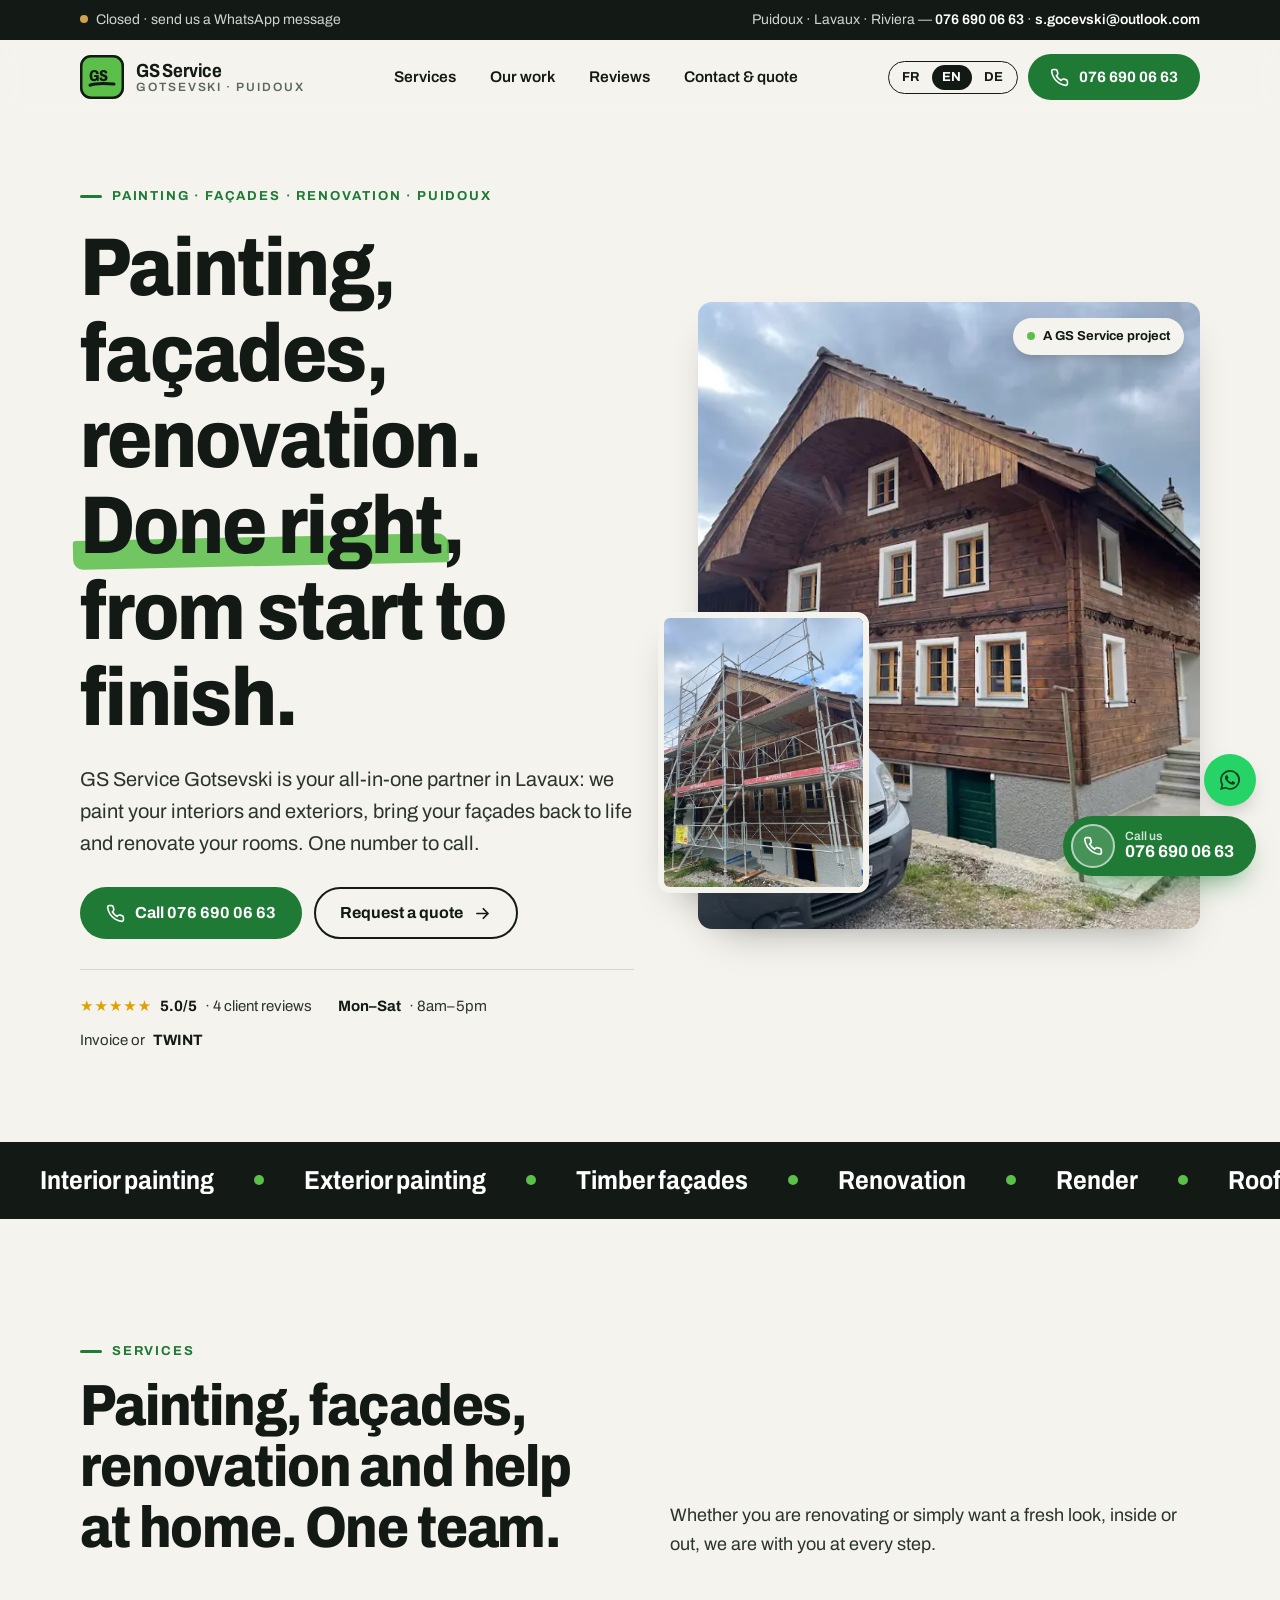
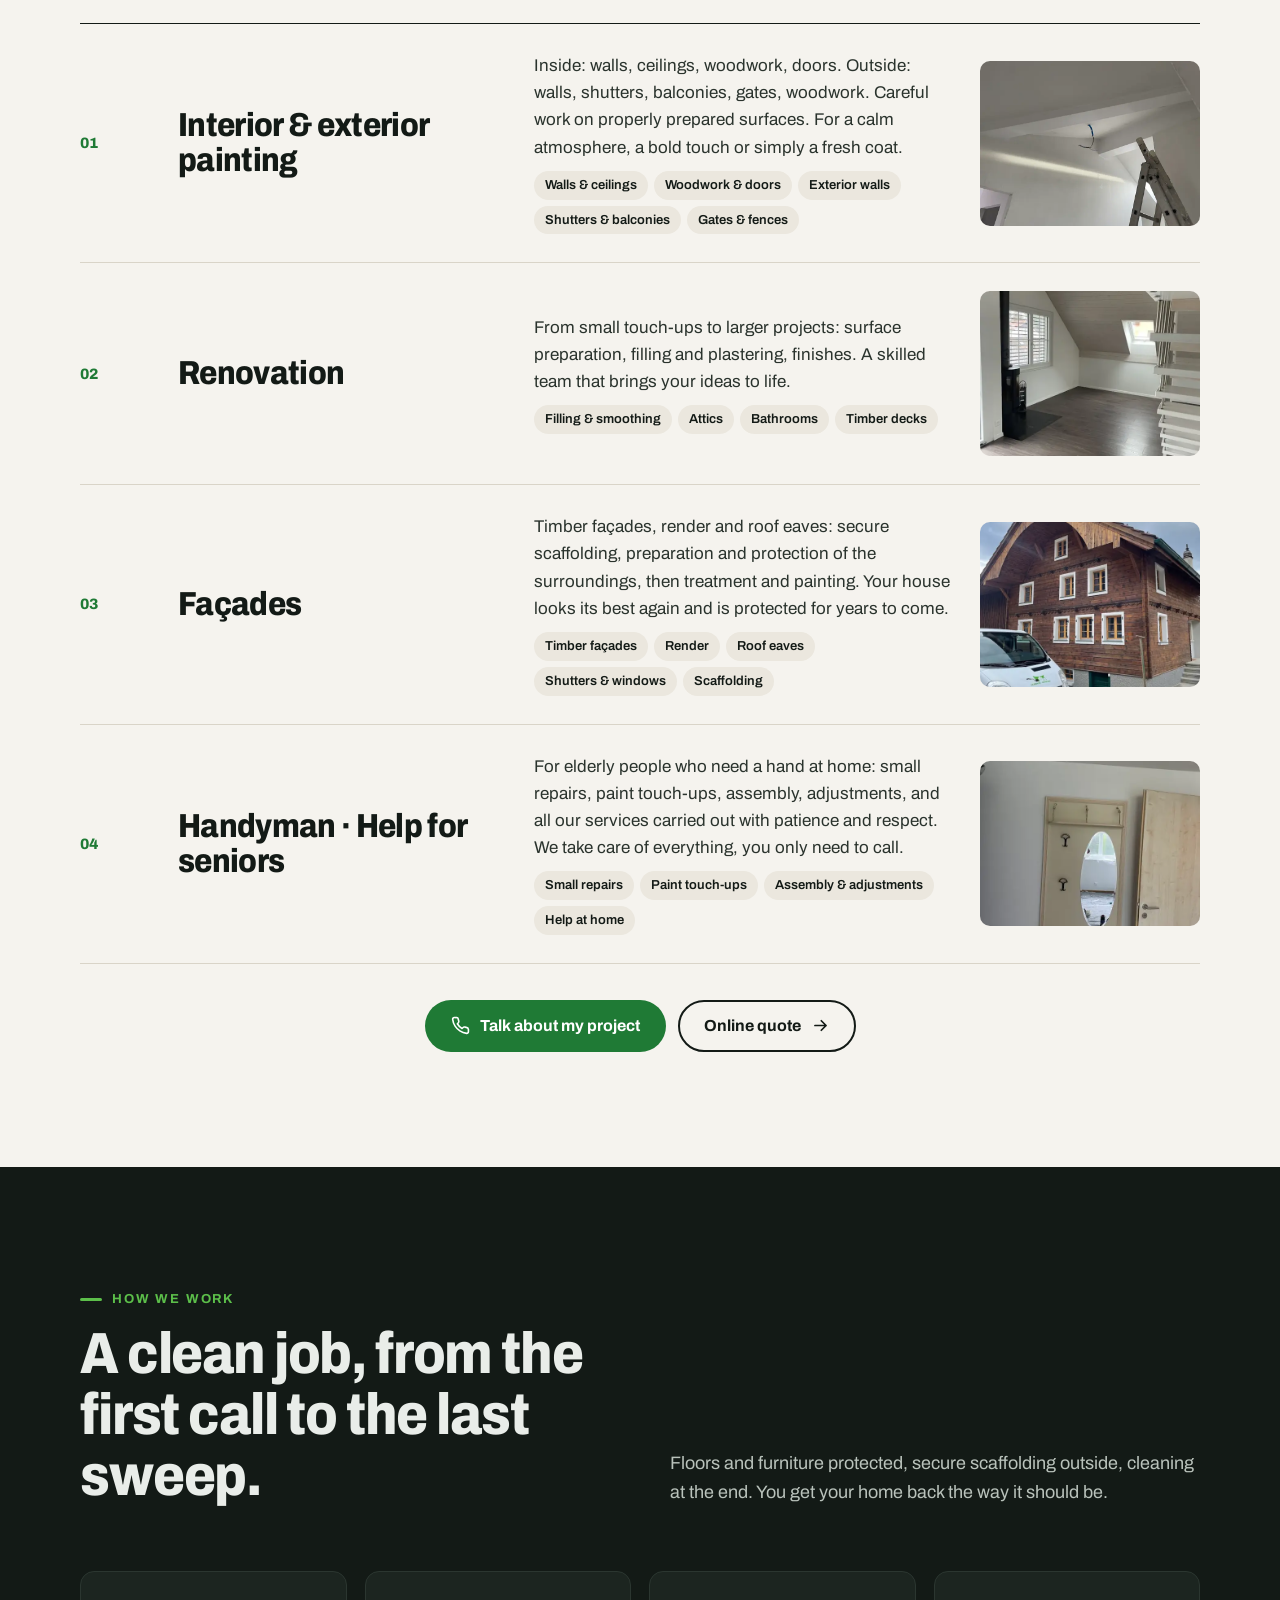
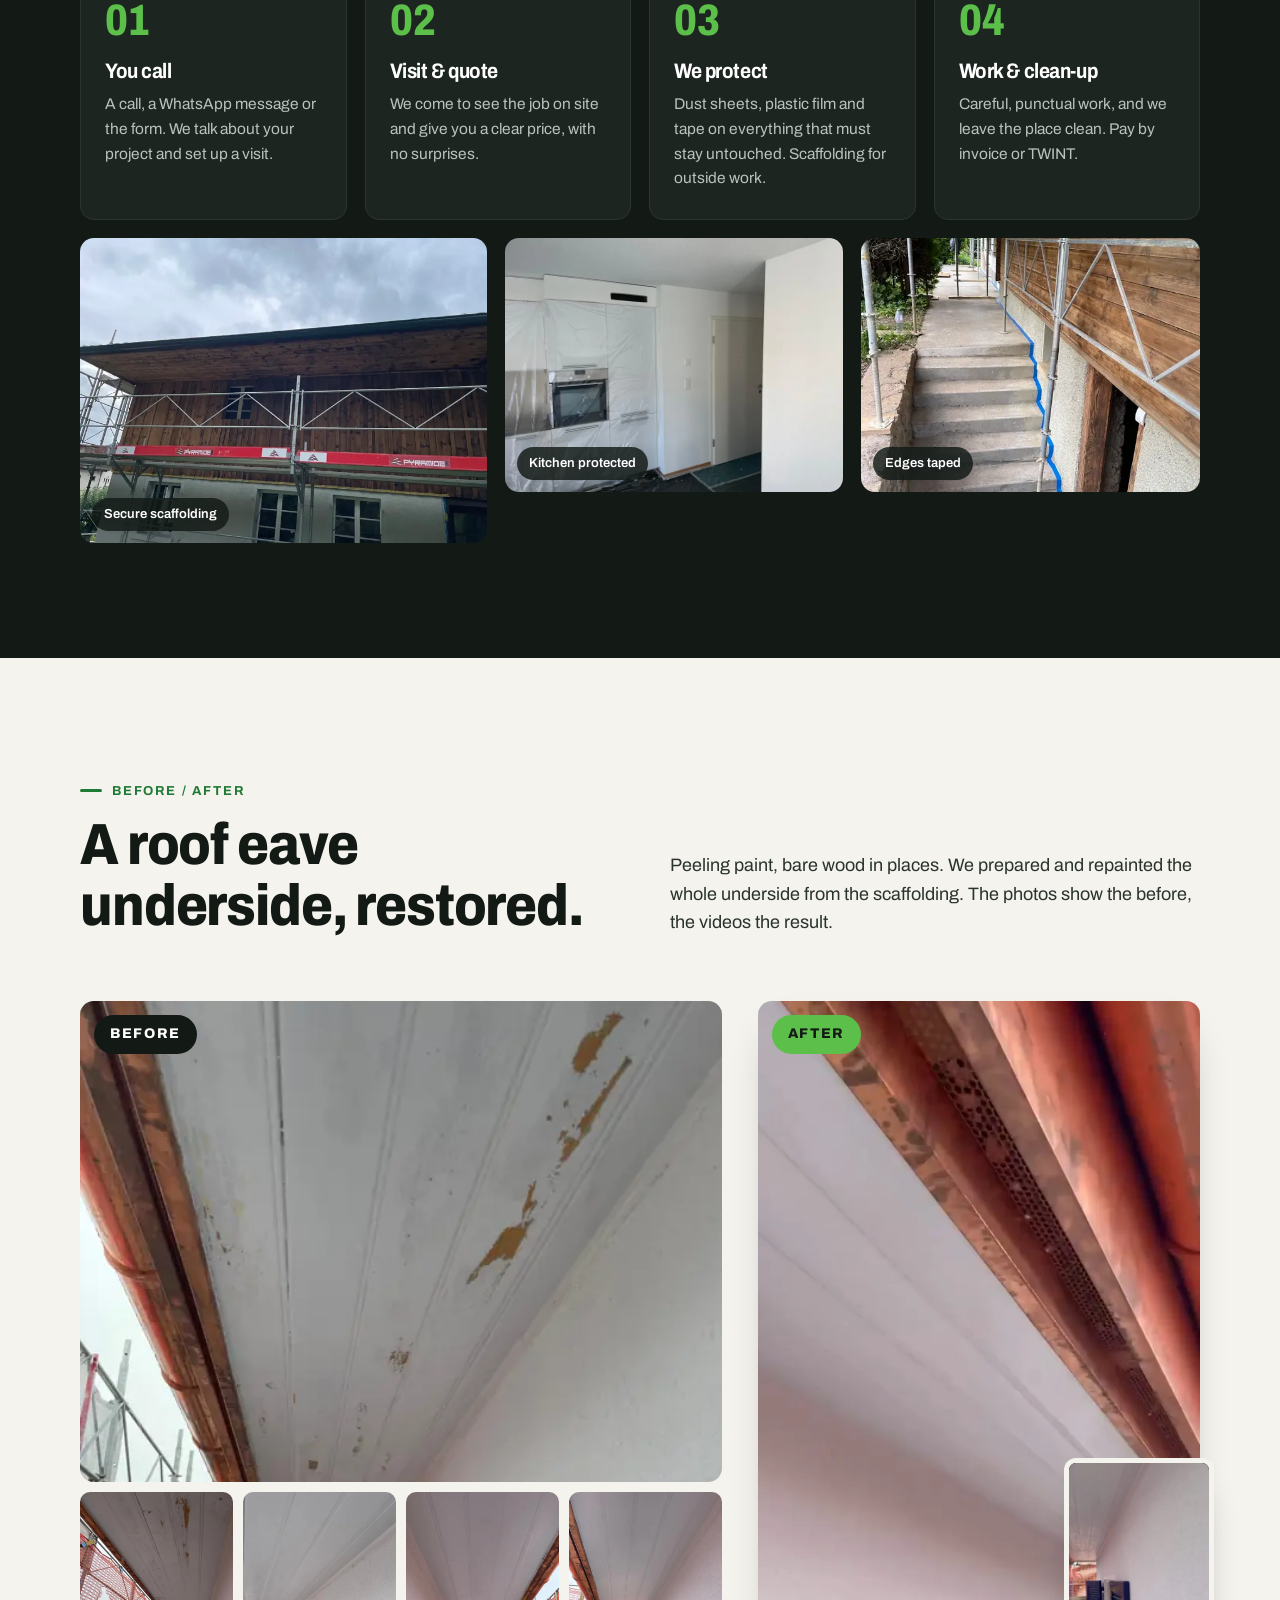
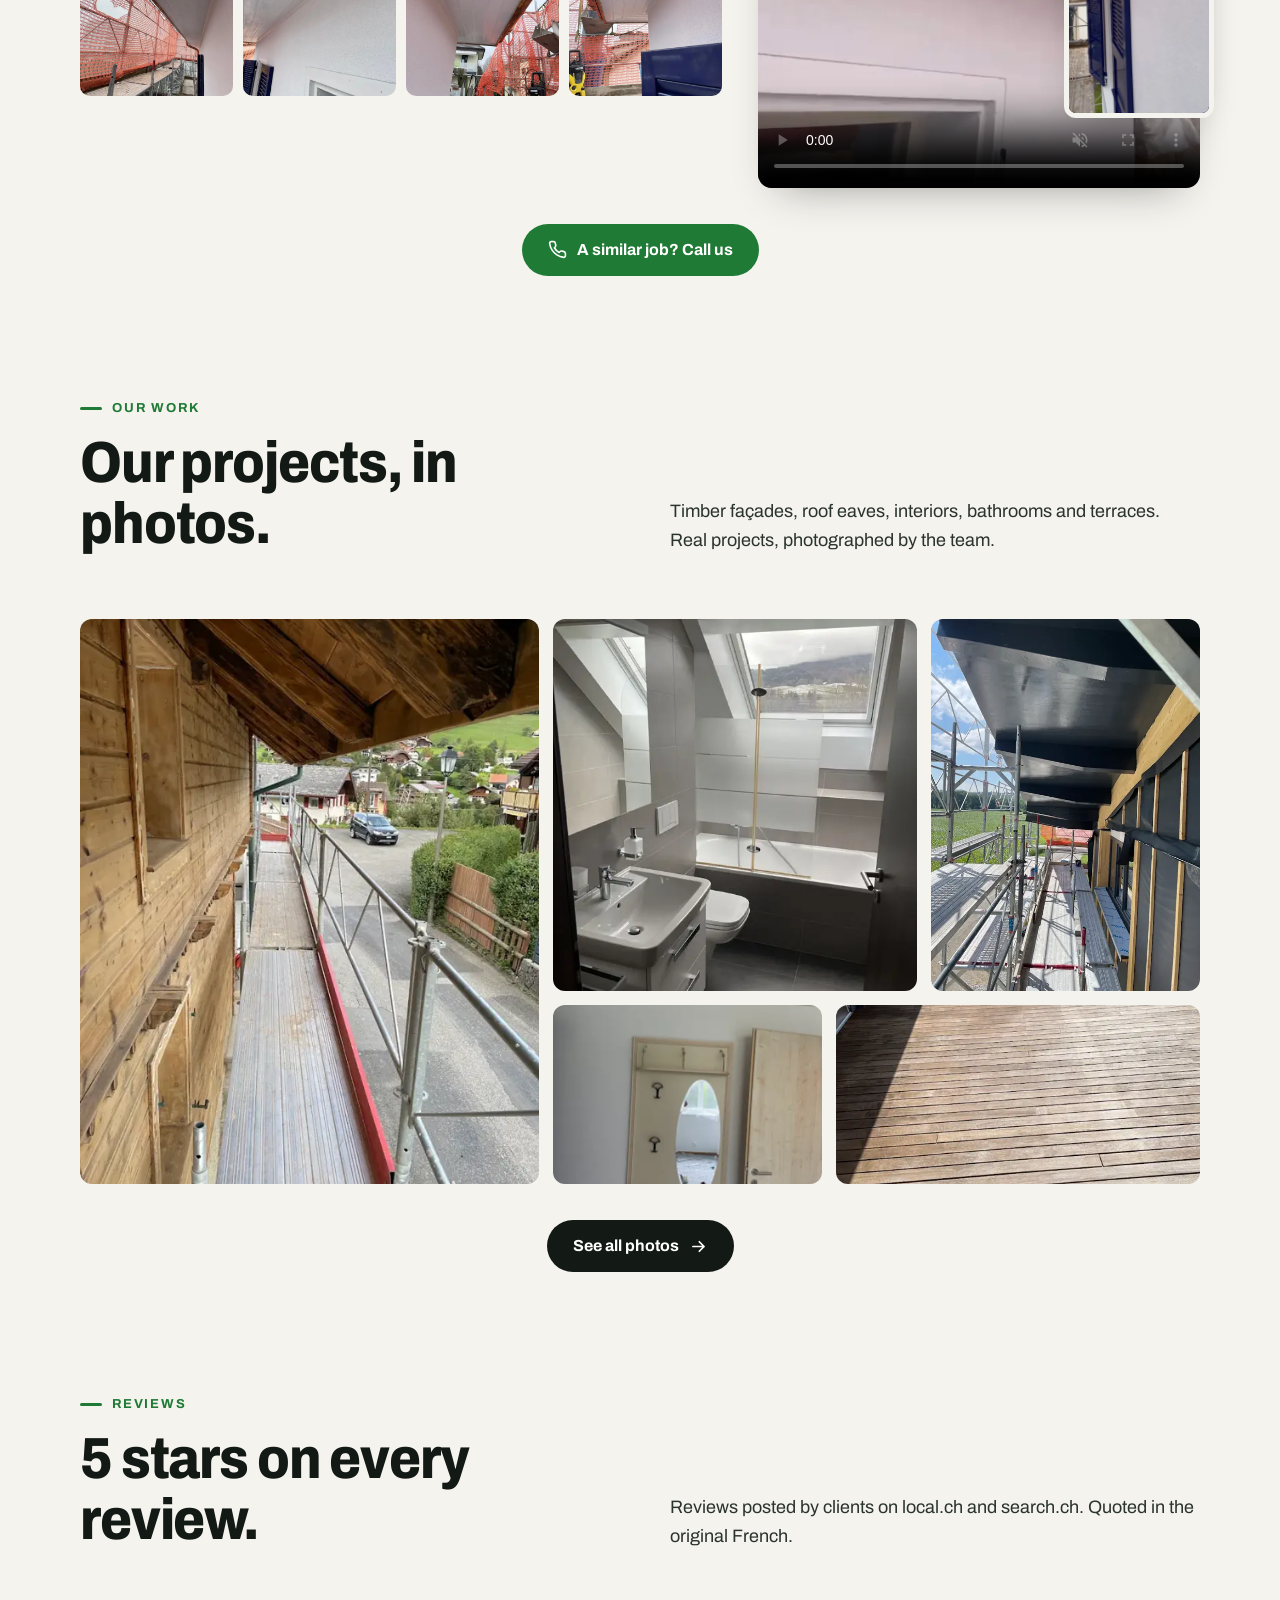
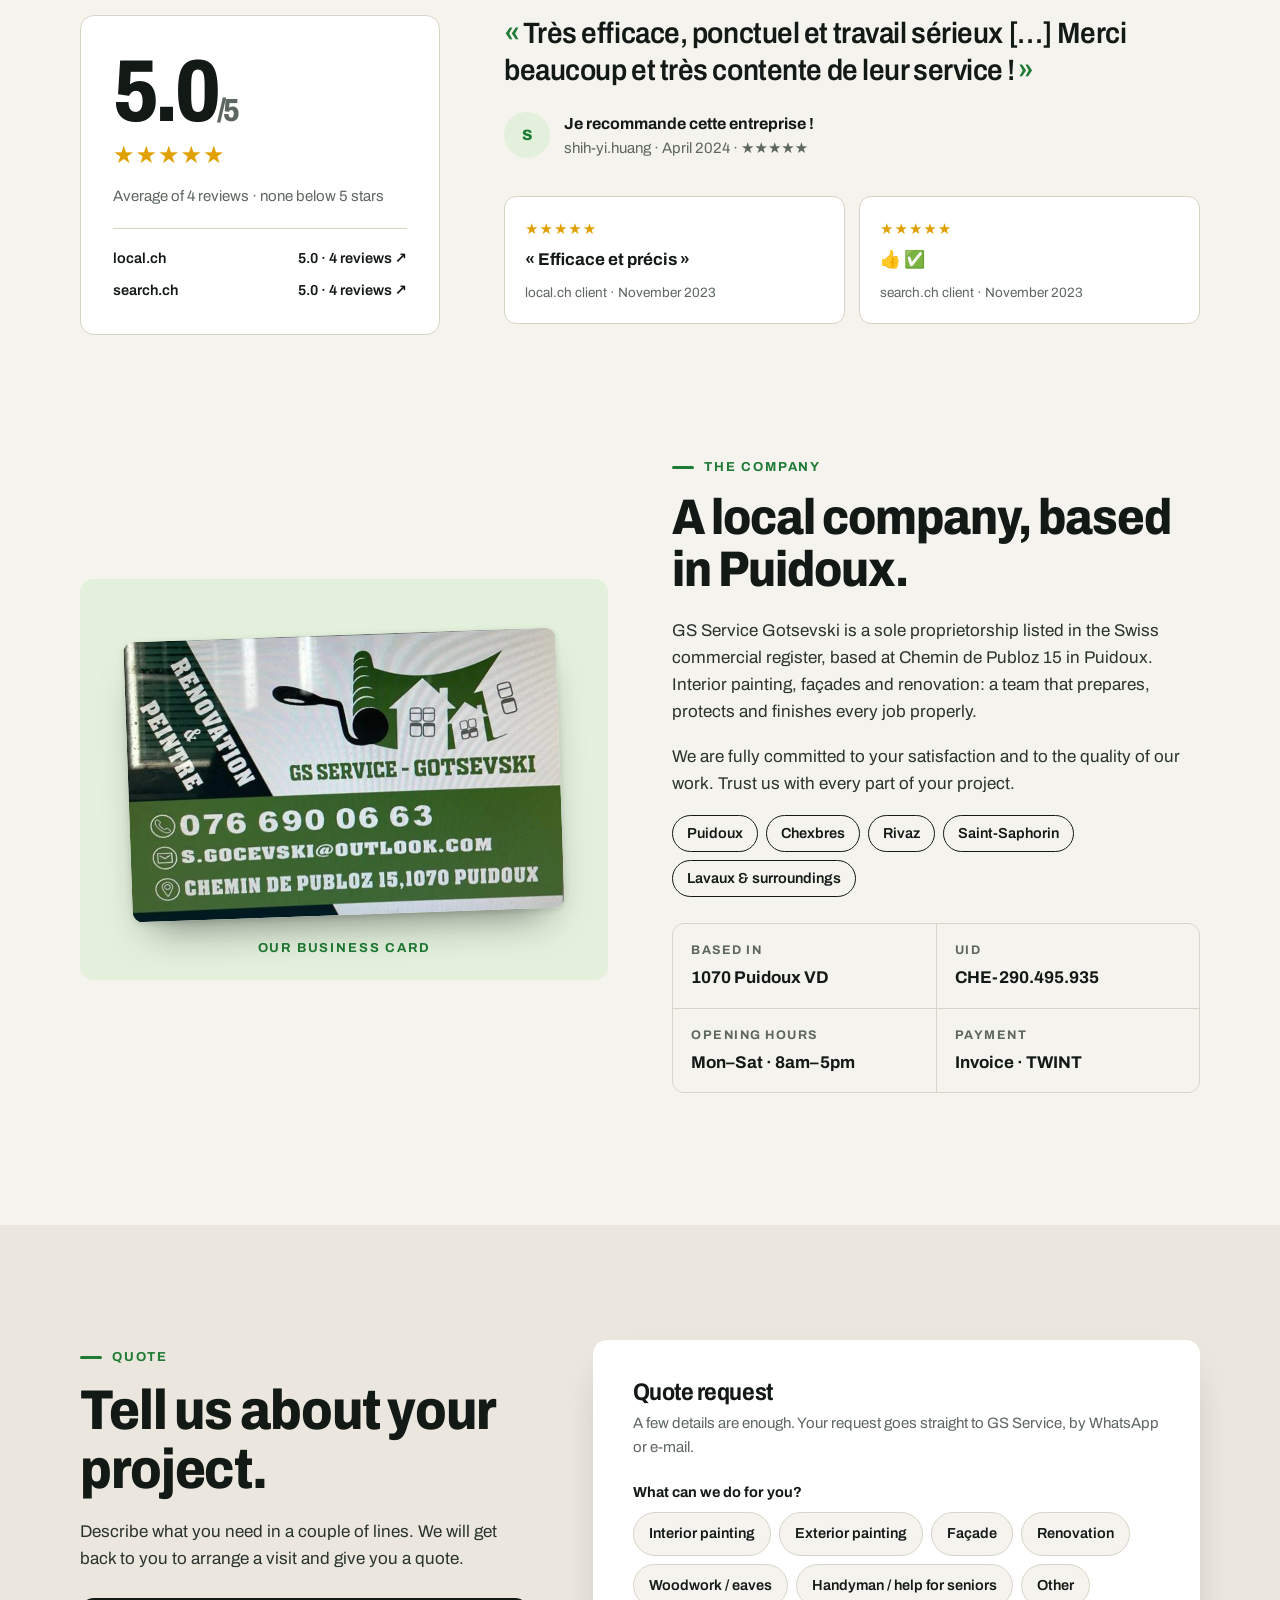
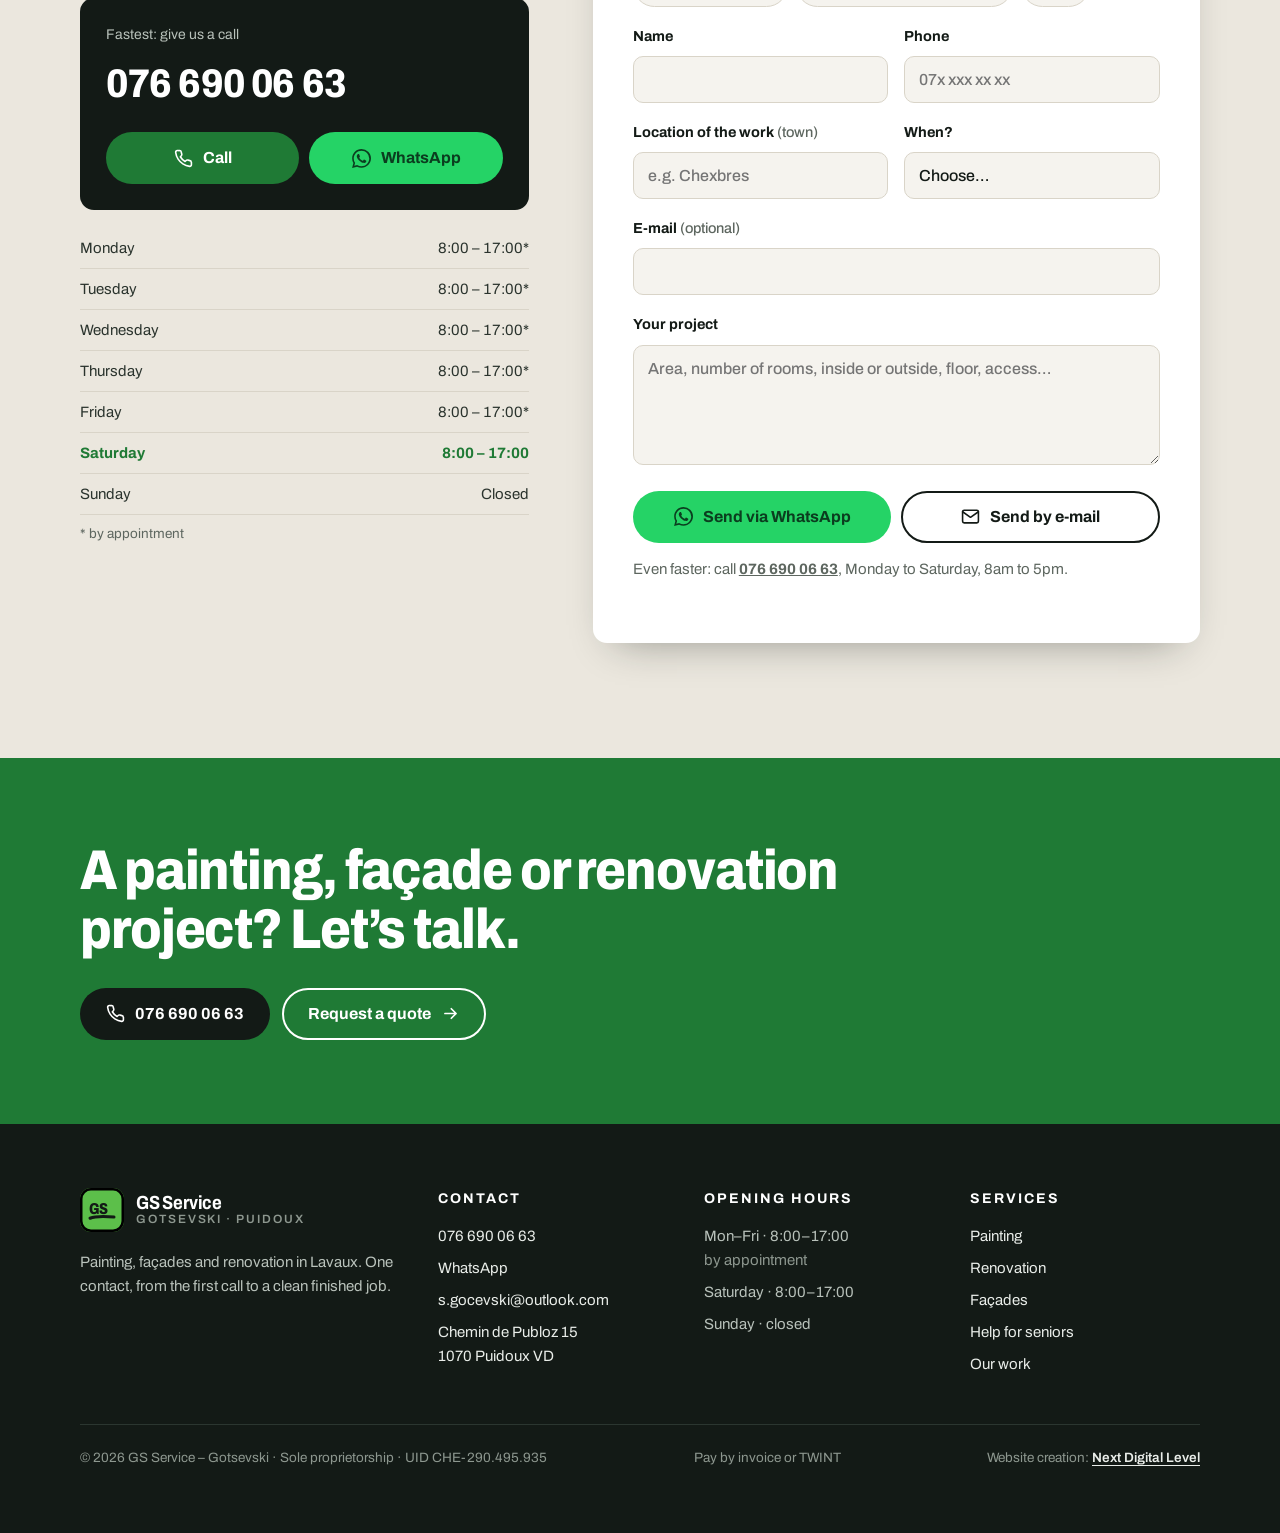
<file: en/index.html>
<!doctype html>
<html lang="en">
<head>
<meta charset="utf-8">
<meta name="viewport" content="width=device-width, initial-scale=1, viewport-fit=cover">
<title>GS Service – Gotsevski | Painter, façades & renovation in Puidoux</title>
<meta name="description" content="Painter and renovation company in Puidoux (Lavaux, VD). Interior and exterior painting, façades, renovation and handyman help for seniors. Rated 5.0/5 from 4 reviews. Call 076 690 06 63.">
<link rel="canonical" href="https://welcometothenextlevel.github.io/GS-Service/en/">
<meta name="theme-color" content="#131a16">
<meta property="og:type" content="website">
<meta property="og:locale" content="en_GB">
<meta property="og:title" content="GS Service – Gotsevski | Painter, façades & renovation in Puidoux">
<meta property="og:description" content="Painter and renovation company in Puidoux (Lavaux, VD). Interior and exterior painting, façades, renovation and handyman help for seniors. Rated 5.0/5 from 4 reviews. Call 076 690 06 63.">
<meta property="og:url" content="https://welcometothenextlevel.github.io/GS-Service/en/">
<meta property="og:image" content="https://welcometothenextlevel.github.io/GS-Service/img/og.jpg">
<link rel="icon" href="../favicon.svg" type="image/svg+xml">
<link rel="preconnect" href="https://fonts.googleapis.com">
<link rel="preconnect" href="https://fonts.gstatic.com" crossorigin>
<link href="https://fonts.googleapis.com/css2?family=Archivo:wdth,wght@62..125,400..800&display=swap" rel="stylesheet">
<link rel="stylesheet" href="../css/style.css?v=8">
<link rel="alternate" hreflang="fr" href="https://welcometothenextlevel.github.io/GS-Service/">
<link rel="alternate" hreflang="en" href="https://welcometothenextlevel.github.io/GS-Service/en/">
<link rel="alternate" hreflang="de" href="https://welcometothenextlevel.github.io/GS-Service/de/">
<link rel="alternate" hreflang="x-default" href="https://welcometothenextlevel.github.io/GS-Service/">
<script type="application/ld+json">
{"@context":"https://schema.org","@type":"HousePainter","name":"GS Service - Gotsevski",
"description":"Interior and exterior painting, façades, renovation and handyman help for seniors in Puidoux and Lavaux.",
"url":"https://welcometothenextlevel.github.io/GS-Service/","telephone":"+41 76 690 06 63","email":"s.gocevski@outlook.com","image":"https://welcometothenextlevel.github.io/GS-Service/img/chalet-fini.webp",
"address":{"@type":"PostalAddress","streetAddress":"Chemin de Publoz 15","postalCode":"1070","addressLocality":"Puidoux","addressRegion":"VD","addressCountry":"CH"},
"geo":{"@type":"GeoCoordinates","latitude":46.4907,"longitude":6.7631},
"areaServed":["Puidoux","Chexbres","Rivaz","Saint-Saphorin","Lavaux"],
"paymentAccepted":"Facture, TWINT",
"openingHoursSpecification":[{"@type":"OpeningHoursSpecification","dayOfWeek":["Monday","Tuesday","Wednesday","Thursday","Friday","Saturday"],"opens":"08:00","closes":"17:00"}]}
</script>
</head>
<body>
<div class="topbar"><div class="wrap">
  <div><span class="open-dot"></span><span data-status>Mon–Sat · 8:00–17:00</span></div>
  <nav class="lang lang-top" aria-label="Choose language"><a href="../" hreflang="fr" lang="fr">FR</a><a href="./" hreflang="en" lang="en" aria-current="true">EN</a><a href="../de/" hreflang="de" lang="de">DE</a></nav>
  <div class="tb-right">Puidoux · Lavaux · Riviera — <a href="tel:+41766900663">076 690 06 63</a> · <a href="mailto:s.gocevski@outlook.com">s.gocevski@outlook.com</a></div>
</div></div>
<header class="header"><div class="wrap">
  <a class="logo" href="./" aria-label="GS Service – Gotsevski, home"><span class="logo-mark"><svg viewBox="0 0 40 40" aria-hidden="true"><text x="3" y="25" font-family="Archivo,sans-serif" font-weight="800" font-size="21" fill="#131a16" style="font-stretch:80%">GS</text><path d="M4 31c6-2.4 14-3 32-1.6" stroke="#131a16" stroke-width="4" stroke-linecap="round" fill="none"/></svg></span><span class="logo-text"><b>GS Service</b><span>Gotsevski · Puidoux</span></span></a>
  <nav class="nav" id="nav" aria-label="Main navigation">
    <a href="./#services">Services</a>
    <a href="realisations">Our work</a>
    <a href="./#avis">Reviews</a>
    <a href="contact">Contact & quote</a>
  </nav>
  <div class="header-cta">
    <nav class="lang lang-head" aria-label="Choose language"><a href="../" hreflang="fr" lang="fr">FR</a><a href="./" hreflang="en" lang="en" aria-current="true">EN</a><a href="../de/" hreflang="de" lang="de">DE</a></nav>
    <a class="btn btn-green" href="tel:+41766900663" aria-label="Call 076 690 06 63"><svg viewBox="0 0 24 24" fill="none" stroke="currentColor" stroke-width="2" stroke-linecap="round" stroke-linejoin="round" aria-hidden="true"><path d="M22 16.9v3a2 2 0 0 1-2.2 2 19.8 19.8 0 0 1-8.6-3.1 19.5 19.5 0 0 1-6-6A19.8 19.8 0 0 1 2.1 4.2 2 2 0 0 1 4.1 2h3a2 2 0 0 1 2 1.7c.1.9.4 1.8.7 2.7a2 2 0 0 1-.5 2.1L8 9.8a16 16 0 0 0 6 6l1.3-1.3a2 2 0 0 1 2.1-.5c.9.3 1.8.6 2.7.7a2 2 0 0 1 1.7 2z"/></svg><span class="lbl">076 690 06 63</span></a>
    <button class="burger" aria-label="Menu" aria-expanded="false" aria-controls="nav"><svg viewBox="0 0 24 24" fill="none" stroke="currentColor" stroke-width="2" stroke-linecap="round" aria-hidden="true"><path d="M4 7h16M4 12h16M4 17h16"/></svg></button>
  </div>
</div></header>
<main>
<section class="hero"><div class="wrap hero-grid">
  <div>
    <span class="eyebrow">Painting · Façades · Renovation · Puidoux</span>
    <h1>Painting, façades, renovation. <span class="stroke">Done right</span>, from start to finish.</h1>
    <p class="lead">GS Service Gotsevski is your all-in-one partner in Lavaux: we paint your interiors and exteriors, bring your façades back to life and renovate your rooms. One number to call.</p>
    <div class="hero-actions">
      <a class="btn btn-green" href="tel:+41766900663"><svg viewBox="0 0 24 24" fill="none" stroke="currentColor" stroke-width="2" stroke-linecap="round" stroke-linejoin="round" aria-hidden="true"><path d="M22 16.9v3a2 2 0 0 1-2.2 2 19.8 19.8 0 0 1-8.6-3.1 19.5 19.5 0 0 1-6-6A19.8 19.8 0 0 1 2.1 4.2 2 2 0 0 1 4.1 2h3a2 2 0 0 1 2 1.7c.1.9.4 1.8.7 2.7a2 2 0 0 1-.5 2.1L8 9.8a16 16 0 0 0 6 6l1.3-1.3a2 2 0 0 1 2.1-.5c.9.3 1.8.6 2.7.7a2 2 0 0 1 1.7 2z"/></svg> Call 076 690 06 63</a>
      <a class="btn btn-line" href="#devis">Request a quote <svg viewBox="0 0 24 24" fill="none" stroke="currentColor" stroke-width="2.2" stroke-linecap="round" stroke-linejoin="round" aria-hidden="true"><path d="M5 12h14M13 6l6 6-6 6"/></svg></a>
    </div>
    <div class="proof">
      <div><span class="stars">★★★★★</span> <strong>5.0/5</strong> · 4 client reviews</div>
      <div><strong>Mon–Sat</strong> · 8am–5pm</div>
      <div>Invoice or <strong>TWINT</strong></div>
    </div>
  </div>
  <div class="hero-media">
    <div class="main"><img src="../img/chalet-fini.webp" srcset="../img/chalet-fini-sm.webp 720w, ../img/chalet-fini.webp 1400w" sizes="(max-width:900px) 100vw, 45vw" alt="Timber chalet after the works, with the GS Service van in front" fetchpriority="high" decoding="async"></div>
    <div class="inset"><img src="../img/chalet-echafaudage.webp" srcset="../img/chalet-echafaudage-sm.webp 720w, ../img/chalet-echafaudage.webp 1400w" sizes="20vw" alt="The same chalet under scaffolding during the works" loading="lazy" decoding="async"></div>
    <span class="tag"><i></i>A GS Service project</span>
  </div>
</div></section>

<div class="ticker" aria-hidden="true"><div class="ticker-track"><span>Interior painting</span><span>Exterior painting</span><span>Timber façades</span><span>Renovation</span><span>Render</span><span>Roof eaves</span><span>Woodwork</span><span>Help for seniors</span><span>Ceilings</span><span>Bathrooms</span><span>Interior painting</span><span>Exterior painting</span><span>Timber façades</span><span>Renovation</span><span>Render</span><span>Roof eaves</span><span>Woodwork</span><span>Help for seniors</span><span>Ceilings</span><span>Bathrooms</span></div></div>

<section class="section" id="services"><div class="wrap">
  <div class="section-head">
    <div><span class="eyebrow">Services</span><h2>Painting, façades, renovation and help at home. One team.</h2></div>
    <p>Whether you are renovating or simply want a fresh look, inside or out, we are with you at every step.</p>
  </div>
  <div class="svc-list">
<article class="svc rv">
  <span class="svc-num">01</span>
  <h3>Interior & exterior painting</h3>
  <div class="svc-desc"><p>Inside: walls, ceilings, woodwork, doors. Outside: walls, shutters, balconies, gates, woodwork. Careful work on properly prepared surfaces. For a calm atmosphere, a bold touch or simply a fresh coat.</p><ul><li>Walls & ceilings</li><li>Woodwork & doors</li><li>Exterior walls</li><li>Shutters & balconies</li><li>Gates & fences</li></ul></div>
  <div class="svc-img"><img src="../img/plafond-peinture.webp" srcset="../img/plafond-peinture-sm.webp 720w, ../img/plafond-peinture.webp 1400w" sizes="(max-width:600px) 100vw, 220px" alt="Ceiling and beams repainted white" loading="lazy" decoding="async"></div>
</article>
<article class="svc rv">
  <span class="svc-num">02</span>
  <h3>Renovation</h3>
  <div class="svc-desc"><p>From small touch-ups to larger projects: surface preparation, filling and plastering, finishes. A skilled team that brings your ideas to life.</p><ul><li>Filling & smoothing</li><li>Attics</li><li>Bathrooms</li><li>Timber decks</li></ul></div>
  <div class="svc-img"><img src="../img/combles-renoves.webp" srcset="../img/combles-renoves-sm.webp 720w, ../img/combles-renoves.webp 1400w" sizes="(max-width:600px) 100vw, 220px" alt="Renovated attic with wooden floor and white walls" loading="lazy" decoding="async"></div>
</article>
<article class="svc rv">
  <span class="svc-num">03</span>
  <h3>Façades</h3>
  <div class="svc-desc"><p>Timber façades, render and roof eaves: secure scaffolding, preparation and protection of the surroundings, then treatment and painting. Your house looks its best again and is protected for years to come.</p><ul><li>Timber façades</li><li>Render</li><li>Roof eaves</li><li>Shutters & windows</li><li>Scaffolding</li></ul></div>
  <div class="svc-img"><img src="../img/chalet-fini.webp" srcset="../img/chalet-fini-sm.webp 720w, ../img/chalet-fini.webp 1400w" sizes="(max-width:600px) 100vw, 220px" alt="Timber chalet after façade works, with the GS Service van" loading="lazy" decoding="async"></div>
</article>
<article class="svc rv">
  <span class="svc-num">04</span>
  <h3>Handyman · Help for seniors</h3>
  <div class="svc-desc"><p>For elderly people who need a hand at home: small repairs, paint touch-ups, assembly, adjustments, and all our services carried out with patience and respect. We take care of everything, you only need to call.</p><ul><li>Small repairs</li><li>Paint touch-ups</li><li>Assembly & adjustments</li><li>Help at home</li></ul></div>
  <div class="svc-img"><img src="../img/porte-repeinte.webp" srcset="../img/porte-repeinte-sm.webp 720w, ../img/porte-repeinte.webp 1400w" sizes="(max-width:600px) 100vw, 220px" alt="Old door restored" loading="lazy" decoding="async"></div>
</article>
  </div>
  <div class="center-cta"><a class="btn btn-green" href="tel:+41766900663"><svg viewBox="0 0 24 24" fill="none" stroke="currentColor" stroke-width="2" stroke-linecap="round" stroke-linejoin="round" aria-hidden="true"><path d="M22 16.9v3a2 2 0 0 1-2.2 2 19.8 19.8 0 0 1-8.6-3.1 19.5 19.5 0 0 1-6-6A19.8 19.8 0 0 1 2.1 4.2 2 2 0 0 1 4.1 2h3a2 2 0 0 1 2 1.7c.1.9.4 1.8.7 2.7a2 2 0 0 1-.5 2.1L8 9.8a16 16 0 0 0 6 6l1.3-1.3a2 2 0 0 1 2.1-.5c.9.3 1.8.6 2.7.7a2 2 0 0 1 1.7 2z"/></svg> Talk about my project</a><a class="btn btn-line" href="#devis">Online quote <svg viewBox="0 0 24 24" fill="none" stroke="currentColor" stroke-width="2.2" stroke-linecap="round" stroke-linejoin="round" aria-hidden="true"><path d="M5 12h14M13 6l6 6-6 6"/></svg></a></div>
</div></section>

<section class="section on-dark" id="methode"><div class="wrap">
  <div class="section-head">
    <div><span class="eyebrow">How we work</span><h2>A clean job, from the first call to the last sweep.</h2></div>
    <p>Floors and furniture protected, secure scaffolding outside, cleaning at the end. You get your home back the way it should be.</p>
  </div>
  <div class="steps">
    <div class="step rv"><b>01</b><h3>You call</h3><p>A call, a WhatsApp message or the form. We talk about your project and set up a visit.</p></div>
    <div class="step rv"><b>02</b><h3>Visit & quote</h3><p>We come to see the job on site and give you a clear price, with no surprises.</p></div>
    <div class="step rv"><b>03</b><h3>We protect</h3><p>Dust sheets, plastic film and tape on everything that must stay untouched. Scaffolding for outside work.</p></div>
    <div class="step rv"><b>04</b><h3>Work & clean-up</h3><p>Careful, punctual work, and we leave the place clean. Pay by invoice or TWINT.</p></div>
  </div>
  <div class="process-photo">
    <figure class="rv"><img src="../img/facade-bois-echafaudage.webp" srcset="../img/facade-bois-echafaudage-sm.webp 720w, ../img/facade-bois-echafaudage.webp 1400w" sizes="(max-width:760px) 100vw, 40vw" alt="Scaffolding against a timber façade" loading="lazy" decoding="async"><figcaption>Secure scaffolding</figcaption></figure>
    <figure class="rv"><img src="../img/cuisine-protection.webp" srcset="../img/cuisine-protection-sm.webp 720w, ../img/cuisine-protection.webp 1400w" sizes="(max-width:760px) 50vw, 30vw" alt="Kitchen covered in plastic film during the works" loading="lazy" decoding="async"><figcaption>Kitchen protected</figcaption></figure>
    <figure class="rv"><img src="../img/facade-escalier-protection.webp" srcset="../img/facade-escalier-protection-sm.webp 720w, ../img/facade-escalier-protection.webp 1400w" sizes="(max-width:760px) 50vw, 30vw" alt="Stairs and base taped off before painting" loading="lazy" decoding="async"><figcaption>Edges taped</figcaption></figure>
  </div>
</div></section>

<section class="section ba-sec" id="avant-apres"><div class="wrap">
  <div class="section-head">
    <div><span class="eyebrow">Before / after</span><h2>A roof eave underside, restored.</h2></div>
    <p>Peeling paint, bare wood in places. We prepared and repainted the whole underside from the scaffolding. The photos show the before, the videos the result.</p>
  </div>
  <div class="ba">
    <div class="ba-before rv">
      <span class="ba-tag">Before</span>
      <div class="ba-grid" data-lb>
        <a class="ba-main" href="../img/avant-sous-face-1.webp" data-caption="Before – Peeling paint along the whole underside"><img src="../img/avant-sous-face-1.webp" srcset="../img/avant-sous-face-1-sm.webp 720w, ../img/avant-sous-face-1.webp 1400w" sizes="(max-width:900px) 100vw, 640px" alt="Roof eave underside with peeling paint, before the works" loading="lazy" decoding="async"></a>
        <a href="../img/avant-sous-face-2.webp" data-caption="Before – Peeling underside, bare wood in places"><img src="../img/avant-sous-face-2.webp" srcset="../img/avant-sous-face-2-sm.webp 720w, ../img/avant-sous-face-2.webp 1400w" sizes="(max-width:900px) 25vw, 160px" alt="Peeling underside, bare wood in places" loading="lazy" decoding="async"></a><a href="../img/avant-sous-face-3.webp" data-caption="Before – Underside being prepared"><img src="../img/avant-sous-face-3.webp" srcset="../img/avant-sous-face-3-sm.webp 720w, ../img/avant-sous-face-3.webp 1400w" sizes="(max-width:900px) 25vw, 160px" alt="Underside being prepared" loading="lazy" decoding="async"></a><a href="../img/avant-sous-face-4.webp" data-caption="Before – Underside and copper gutter during the works"><img src="../img/avant-sous-face-4.webp" srcset="../img/avant-sous-face-4-sm.webp 720w, ../img/avant-sous-face-4.webp 1400w" sizes="(max-width:900px) 25vw, 160px" alt="Underside and copper gutter during the works" loading="lazy" decoding="async"></a><a href="../img/avant-sous-face-5.webp" data-caption="Before – Underside seen from the scaffolding during the works"><img src="../img/avant-sous-face-5.webp" srcset="../img/avant-sous-face-5-sm.webp 720w, ../img/avant-sous-face-5.webp 1400w" sizes="(max-width:900px) 25vw, 160px" alt="Underside seen from the scaffolding during the works" loading="lazy" decoding="async"></a>
      </div>
    </div>
    <div class="ba-after rv">
      <span class="ba-tag ba-tag-after">After</span>
      <figure class="ba-video">
        <video data-autoplay muted loop playsinline controls preload="none" poster="../img/apres-sous-face-poster.webp" aria-label="Video: the finished underside, repainted white">
          <source src="../video/apres-sous-face.mp4" type="../video/mp4">
        </video>
        <div class="ba-clip"><video data-autoplay muted loop playsinline preload="none" poster="../img/apres-sous-face-court-poster.webp" aria-label="Short clip: the façade and shutters after the works"><source src="../video/apres-sous-face-court.mp4" type="../video/mp4"></video></div>
      </figure>
    </div>
  </div>
  <div class="center-cta"><a class="btn btn-green" href="tel:+41766900663"><svg viewBox="0 0 24 24" fill="none" stroke="currentColor" stroke-width="2" stroke-linecap="round" stroke-linejoin="round" aria-hidden="true"><path d="M22 16.9v3a2 2 0 0 1-2.2 2 19.8 19.8 0 0 1-8.6-3.1 19.5 19.5 0 0 1-6-6A19.8 19.8 0 0 1 2.1 4.2 2 2 0 0 1 4.1 2h3a2 2 0 0 1 2 1.7c.1.9.4 1.8.7 2.7a2 2 0 0 1-.5 2.1L8 9.8a16 16 0 0 0 6 6l1.3-1.3a2 2 0 0 1 2.1-.5c.9.3 1.8.6 2.7.7a2 2 0 0 1 1.7 2z"/></svg> A similar job? Call us</a></div>
</div></section>
<section class="section" id="realisations" style="padding-top:0"><div class="wrap">
  <div class="section-head">
    <div><span class="eyebrow">Our work</span><h2>Our projects, in photos.</h2></div>
    <p>Timber façades, roof eaves, interiors, bathrooms and terraces. Real projects, photographed by the team.</p>
  </div>
  <div class="mosaic" data-lb>
    <a class="m1 rv" href="../img/facade-bois-passerelle-2.webp" data-caption="Timber façade – work from the scaffolding"><img src="../img/facade-bois-passerelle-2.webp" srcset="../img/facade-bois-passerelle-2-sm.webp 720w, ../img/facade-bois-passerelle-2.webp 1400w" sizes="(max-width:760px) 100vw, 42vw" alt="Timber façade seen from the scaffolding, with a view of the village" loading="lazy" decoding="async"><span>Timber façade</span></a>
    <a class="m2 rv" href="../img/salle-de-bain.webp" data-caption="Attic bathroom"><img src="../img/salle-de-bain.webp" srcset="../img/salle-de-bain-sm.webp 720w, ../img/salle-de-bain.webp 1400w" sizes="(max-width:760px) 50vw, 33vw" alt="Renovated bathroom under a roof window" loading="lazy" decoding="async"><span>Bathroom</span></a>
    <a class="m3 rv" href="../img/avant-toit-noir.webp" data-caption="Roof eaves repainted black"><img src="../img/avant-toit-noir.webp" srcset="../img/avant-toit-noir-sm.webp 720w, ../img/avant-toit-noir.webp 1400w" sizes="(max-width:760px) 50vw, 25vw" alt="Roof eaves repainted black, seen from the scaffolding" loading="lazy" decoding="async"><span>Roof eaves</span></a>
    <a class="m4 rv" href="../img/porte-repeinte.webp" data-caption="Repainted door"><img src="../img/porte-repeinte.webp" srcset="../img/porte-repeinte-sm.webp 720w, ../img/porte-repeinte.webp 1400w" sizes="(max-width:760px) 50vw, 25vw" alt="Old door with porthole window, repainted" loading="lazy" decoding="async"><span>Doors</span></a>
    <a class="m5 rv" href="../img/terrasse-bois-2.webp" data-caption="Timber deck cleaned"><img src="../img/terrasse-bois-2.webp" srcset="../img/terrasse-bois-2-sm.webp 720w, ../img/terrasse-bois-2.webp 1400w" sizes="(max-width:760px) 50vw, 33vw" alt="Timber deck" loading="lazy" decoding="async"><span>Deck</span></a>
  </div>
  <div class="center-cta"><a class="btn btn-ink" href="realisations">See all photos <svg viewBox="0 0 24 24" fill="none" stroke="currentColor" stroke-width="2.2" stroke-linecap="round" stroke-linejoin="round" aria-hidden="true"><path d="M5 12h14M13 6l6 6-6 6"/></svg></a></div>
</div></section>

<section class="section" id="avis" style="padding-top:0"><div class="wrap">
  <div class="section-head">
    <div><span class="eyebrow">Reviews</span><h2>5 stars on every review.</h2></div>
    <p>Reviews posted by clients on local.ch and search.ch. Quoted in the original French.</p>
  </div>
  <div class="reviews">
    <div class="score rv">
      <div class="big">5.0<small>/5</small></div>
      <div class="stars">★★★★★</div>
      <p>Average of 4 reviews · none below 5 stars</p>
      <div class="src">
        <a href="https://www.local.ch/en/d/puidoux/1070/painting/gs-service-gotsevski-khm1VBmaaDtW8iqlW9epsw" target="_blank" rel="noopener">local.ch <span>5.0 · 4 reviews ↗</span></a>
        <a href="https://search.ch/tel/puidoux/chemin-de-publoz-15/gs-service-gotsevski" target="_blank" rel="noopener">search.ch <span>5.0 · 4 reviews ↗</span></a>
      </div>
    </div>
    <div>
      <figure class="quote rv">
        <blockquote>Très efficace, ponctuel et travail sérieux […] Merci beaucoup et très contente de leur service !</blockquote>
        <figcaption><span class="avatar">S</span><span><b>Je recommande cette entreprise !</b>shih-yi.huang · April 2024 · ★★★★★</span></figcaption>
      </figure>
      <div class="mini-reviews">
        <div class="mini rv"><span class="stars">★★★★★</span><b>« Efficace et précis »</b><span>local.ch client · November 2023</span></div>
        <div class="mini rv"><span class="stars">★★★★★</span><b>👍 ✅</b><span>search.ch client · November 2023</span></div>
      </div>
    </div>
  </div>
</div></section>

<section class="section" style="padding-top:0"><div class="wrap about">
  <div class="rv"><figure class="bizcard"><img src="../img/carte-de-visite.webp" width="724" height="470" alt="GS Service – Gotsevski business card: renovation and painting, 076 690 06 63, s.gocevski@outlook.com, Chemin de Publoz 15, 1070 Puidoux" loading="lazy" decoding="async"><figcaption>Our business card</figcaption></figure></div>
  <div class="rv">
    <span class="eyebrow">The company</span>
    <h2>A local company, based in Puidoux.</h2>
    <p>GS Service Gotsevski is a sole proprietorship listed in the Swiss commercial register, based at Chemin de Publoz 15 in Puidoux. Interior painting, façades and renovation: a team that prepares, protects and finishes every job properly.</p>
    <p>We are fully committed to your satisfaction and to the quality of our work. Trust us with every part of your project.</p>
    <div class="towns"><span>Puidoux</span><span>Chexbres</span><span>Rivaz</span><span>Saint-Saphorin</span><span>Lavaux & surroundings</span></div>
    <dl class="facts">
      <div><dt>Based in</dt><dd>1070 Puidoux VD</dd></div>
      <div><dt>UID</dt><dd>CHE-290.495.935</dd></div>
      <div><dt>Opening hours</dt><dd>Mon–Sat · 8am–5pm</dd></div>
      <div><dt>Payment</dt><dd>Invoice · TWINT</dd></div>
    </dl>
  </div>
</div></section>

<section class="section quote-sec" id="contact"><div class="wrap qgrid">
  <div class="qside rv">
    <span class="eyebrow">Quote</span>
    <h2>Tell us about your project.</h2>
    <p>Describe what you need in a couple of lines. We will get back to you to arrange a visit and give you a quote.</p>
    <div class="call-card">
      <small>Fastest: give us a call</small>
      <a class="num" href="tel:+41766900663">076 690 06 63</a>
      <div class="row">
        <a class="btn btn-green" href="tel:+41766900663"><svg viewBox="0 0 24 24" fill="none" stroke="currentColor" stroke-width="2" stroke-linecap="round" stroke-linejoin="round" aria-hidden="true"><path d="M22 16.9v3a2 2 0 0 1-2.2 2 19.8 19.8 0 0 1-8.6-3.1 19.5 19.5 0 0 1-6-6A19.8 19.8 0 0 1 2.1 4.2 2 2 0 0 1 4.1 2h3a2 2 0 0 1 2 1.7c.1.9.4 1.8.7 2.7a2 2 0 0 1-.5 2.1L8 9.8a16 16 0 0 0 6 6l1.3-1.3a2 2 0 0 1 2.1-.5c.9.3 1.8.6 2.7.7a2 2 0 0 1 1.7 2z"/></svg> Call</a>
        <a class="btn btn-wa" href="https://wa.me/41766900663" target="_blank" rel="noopener"><svg viewBox="0 0 24 24" fill="currentColor" aria-hidden="true"><path d="M17.5 14.4c-.3-.1-1.8-.9-2-1-.3-.1-.5-.1-.7.1-.2.3-.8 1-.9 1.2-.2.2-.3.2-.6.1-.3-.1-1.3-.5-2.4-1.5-.9-.8-1.5-1.8-1.7-2.1-.2-.3 0-.5.1-.6l.4-.5c.2-.2.2-.3.3-.5.1-.2 0-.4 0-.5l-.9-2.2c-.2-.6-.5-.5-.7-.5h-.6c-.2 0-.5.1-.8.4-.3.3-1 1-1 2.5s1.1 2.9 1.2 3.1c.1.2 2.1 3.2 5.1 4.5.7.3 1.3.5 1.7.6.7.2 1.4.2 1.9.1.6-.1 1.8-.7 2-1.4.2-.7.2-1.3.2-1.4-.1-.2-.3-.3-.6-.4zM12 21.8c-1.8 0-3.5-.5-5-1.4l-.4-.2-3.7 1 1-3.6-.2-.4a9.8 9.8 0 0 1-1.5-5.2c0-5.4 4.4-9.8 9.8-9.8 2.6 0 5.1 1 6.9 2.9a9.7 9.7 0 0 1 2.9 6.9c0 5.4-4.4 9.8-9.8 9.8zm8.4-18.2A11.8 11.8 0 0 0 12 0C5.5 0 .2 5.3.2 11.9c0 2.1.5 4.1 1.6 5.9L.1 24l6.3-1.7c1.7.9 3.7 1.4 5.7 1.4 6.5 0 11.9-5.3 11.9-11.9 0-3.2-1.2-6.2-3.5-8.4z"/></svg> WhatsApp</a>
      </div>
    </div>
    <div class="hours"><table>
  <tr data-day="1"><td>Monday</td><td>8:00 – 17:00*</td></tr>
  <tr data-day="2"><td>Tuesday</td><td>8:00 – 17:00*</td></tr>
  <tr data-day="3"><td>Wednesday</td><td>8:00 – 17:00*</td></tr>
  <tr data-day="4"><td>Thursday</td><td>8:00 – 17:00*</td></tr>
  <tr data-day="5"><td>Friday</td><td>8:00 – 17:00*</td></tr>
  <tr data-day="6"><td>Saturday</td><td>8:00 – 17:00</td></tr>
  <tr data-day="0"><td>Sunday</td><td>Closed</td></tr>
</table><p class="note">* by appointment</p></div>
  </div>
  <div class="rv"><form class="form" id="devis" novalidate>
  <h3>Quote request</h3>
  <p>A few details are enough. Your request goes straight to GS Service, by WhatsApp or e-mail.</p>
  <p class="form-error" role="alert">Please enter your name and phone number.</p>
  <fieldset class="field"><legend>What can we do for you?</legend><div class="chips">
<label><input type="checkbox" name="service" value="Peinture intérieure"><span>Interior painting</span></label>
<label><input type="checkbox" name="service" value="Peinture extérieure"><span>Exterior painting</span></label>
<label><input type="checkbox" name="service" value="Façade"><span>Façade</span></label>
<label><input type="checkbox" name="service" value="Rénovation"><span>Renovation</span></label>
<label><input type="checkbox" name="service" value="Boiseries / avant-toit"><span>Woodwork / eaves</span></label>
<label><input type="checkbox" name="service" value="Homme à tout faire / aide aux aînés"><span>Handyman / help for seniors</span></label>
<label><input type="checkbox" name="service" value="Autre"><span>Other</span></label>
  </div></fieldset>
  <div class="row2">
    <div class="field"><label for="f-name">Name</label><input type="text" id="f-name" name="name" autocomplete="name" required></div>
    <div class="field"><label for="f-tel">Phone</label><input type="tel" id="f-tel" name="tel" autocomplete="tel" inputmode="tel" placeholder="07x xxx xx xx" required></div>
  </div>
  <div class="row2">
    <div class="field"><label for="f-lieu">Location of the work <em>(town)</em></label><input type="text" id="f-lieu" name="lieu" placeholder="e.g. Chexbres"></div>
    <div class="field"><label for="f-delai">When?</label><select id="f-delai" name="delai"><option value="">Choose…</option><option>As soon as possible</option><option>Within a month</option><option>In 1 to 3 months</option><option>Not decided yet</option></select></div>
  </div>
  <div class="field"><label for="f-email">E-mail <em>(optional)</em></label><input type="email" id="f-email" name="email" autocomplete="email"></div>
  <div class="field"><label for="f-msg">Your project</label><textarea id="f-msg" name="message" placeholder="Area, number of rooms, inside or outside, floor, access…"></textarea></div>
  <div class="form-actions">
    <button class="btn btn-wa" type="submit"><svg viewBox="0 0 24 24" fill="currentColor" aria-hidden="true"><path d="M17.5 14.4c-.3-.1-1.8-.9-2-1-.3-.1-.5-.1-.7.1-.2.3-.8 1-.9 1.2-.2.2-.3.2-.6.1-.3-.1-1.3-.5-2.4-1.5-.9-.8-1.5-1.8-1.7-2.1-.2-.3 0-.5.1-.6l.4-.5c.2-.2.2-.3.3-.5.1-.2 0-.4 0-.5l-.9-2.2c-.2-.6-.5-.5-.7-.5h-.6c-.2 0-.5.1-.8.4-.3.3-1 1-1 2.5s1.1 2.9 1.2 3.1c.1.2 2.1 3.2 5.1 4.5.7.3 1.3.5 1.7.6.7.2 1.4.2 1.9.1.6-.1 1.8-.7 2-1.4.2-.7.2-1.3.2-1.4-.1-.2-.3-.3-.6-.4zM12 21.8c-1.8 0-3.5-.5-5-1.4l-.4-.2-3.7 1 1-3.6-.2-.4a9.8 9.8 0 0 1-1.5-5.2c0-5.4 4.4-9.8 9.8-9.8 2.6 0 5.1 1 6.9 2.9a9.7 9.7 0 0 1 2.9 6.9c0 5.4-4.4 9.8-9.8 9.8zm8.4-18.2A11.8 11.8 0 0 0 12 0C5.5 0 .2 5.3.2 11.9c0 2.1.5 4.1 1.6 5.9L.1 24l6.3-1.7c1.7.9 3.7 1.4 5.7 1.4 6.5 0 11.9-5.3 11.9-11.9 0-3.2-1.2-6.2-3.5-8.4z"/></svg> Send via WhatsApp</button>
    <button class="btn btn-line" type="button" data-mail><svg viewBox="0 0 24 24" fill="none" stroke="currentColor" stroke-width="2" stroke-linecap="round" stroke-linejoin="round" aria-hidden="true"><rect x="2" y="4" width="20" height="16" rx="2"/><path d="m22 6-10 7L2 6"/></svg> Send by e-mail</button>
  </div>
  <p class="form-note">Even faster: call <a href="tel:+41766900663"><b>076 690 06 63</b></a>, Monday to Saturday, 8am to 5pm.</p>
</form></div>
</div></section>
</main>
<section class="band"><div class="wrap">
  <h2>A painting, façade or renovation project? Let’s talk.</h2>
  <div class="acts">
    <a class="btn btn-ink" href="tel:+41766900663"><svg viewBox="0 0 24 24" fill="none" stroke="currentColor" stroke-width="2" stroke-linecap="round" stroke-linejoin="round" aria-hidden="true"><path d="M22 16.9v3a2 2 0 0 1-2.2 2 19.8 19.8 0 0 1-8.6-3.1 19.5 19.5 0 0 1-6-6A19.8 19.8 0 0 1 2.1 4.2 2 2 0 0 1 4.1 2h3a2 2 0 0 1 2 1.7c.1.9.4 1.8.7 2.7a2 2 0 0 1-.5 2.1L8 9.8a16 16 0 0 0 6 6l1.3-1.3a2 2 0 0 1 2.1-.5c.9.3 1.8.6 2.7.7a2 2 0 0 1 1.7 2z"/></svg> 076 690 06 63</a>
    <a class="btn btn-line" href="contact">Request a quote <svg viewBox="0 0 24 24" fill="none" stroke="currentColor" stroke-width="2.2" stroke-linecap="round" stroke-linejoin="round" aria-hidden="true"><path d="M5 12h14M13 6l6 6-6 6"/></svg></a>
  </div>
</div></section>
<footer class="footer"><div class="wrap">
  <div class="footer-grid">
    <div>
      <a class="logo" href="./"><span class="logo-mark"><svg viewBox="0 0 40 40" aria-hidden="true"><text x="3" y="25" font-family="Archivo,sans-serif" font-weight="800" font-size="21" fill="#131a16" style="font-stretch:80%">GS</text><path d="M4 31c6-2.4 14-3 32-1.6" stroke="#131a16" stroke-width="4" stroke-linecap="round" fill="none"/></svg></span><span class="logo-text"><b style="color:#fff">GS Service</b><span>Gotsevski · Puidoux</span></span></a>
      <p style="margin-top:18px;max-width:22em">Painting, façades and renovation in Lavaux. One contact, from the first call to a clean finished job.</p>
    </div>
    <div>
      <h4>Contact</h4>
      <ul>
        <li><a href="tel:+41766900663">076 690 06 63</a></li>
        <li><a href="https://wa.me/41766900663" target="_blank" rel="noopener">WhatsApp</a></li>
        <li><a href="mailto:s.gocevski@outlook.com">s.gocevski@outlook.com</a></li>
        <li><a href="https://www.google.com/maps/search/?api=1&query=Chemin+de+Publoz+15,+1070+Puidoux" target="_blank" rel="noopener">Chemin de Publoz 15<br>1070 Puidoux VD</a></li>
      </ul>
    </div>
    <div>
      <h4>Opening hours</h4>
      <ul>
        <li>Mon–Fri · 8:00–17:00<br><span style="color:#8d978f">by appointment</span></li>
        <li>Saturday · 8:00–17:00</li>
        <li>Sunday · closed</li>
      </ul>
    </div>
    <div>
      <h4>Services</h4>
      <ul>
        <li><a href="./#services">Painting</a></li>
        <li><a href="./#services">Renovation</a></li>
        <li><a href="./#services">Façades</a></li>
        <li><a href="./#services">Help for seniors</a></li>
        <li><a href="realisations">Our work</a></li>
      </ul>
    </div>
  </div>
  <div class="footer-bottom">
    <span>© <span data-year>2026</span> GS Service – Gotsevski · Sole proprietorship · UID CHE-290.495.935</span>
    <span>Pay by invoice or TWINT</span>
    <span class="credit">Website creation: <a href="https://nextdigitalevel.com/">Next Digital Level</a></span>
  </div>
</div></footer>
<div class="dock" role="complementary" aria-label="Quick contact">
  <a class="d-wa" href="https://wa.me/41766900663" target="_blank" rel="noopener" aria-label="Message on WhatsApp"><svg viewBox="0 0 24 24" fill="currentColor" aria-hidden="true"><path d="M17.5 14.4c-.3-.1-1.8-.9-2-1-.3-.1-.5-.1-.7.1-.2.3-.8 1-.9 1.2-.2.2-.3.2-.6.1-.3-.1-1.3-.5-2.4-1.5-.9-.8-1.5-1.8-1.7-2.1-.2-.3 0-.5.1-.6l.4-.5c.2-.2.2-.3.3-.5.1-.2 0-.4 0-.5l-.9-2.2c-.2-.6-.5-.5-.7-.5h-.6c-.2 0-.5.1-.8.4-.3.3-1 1-1 2.5s1.1 2.9 1.2 3.1c.1.2 2.1 3.2 5.1 4.5.7.3 1.3.5 1.7.6.7.2 1.4.2 1.9.1.6-.1 1.8-.7 2-1.4.2-.7.2-1.3.2-1.4-.1-.2-.3-.3-.6-.4zM12 21.8c-1.8 0-3.5-.5-5-1.4l-.4-.2-3.7 1 1-3.6-.2-.4a9.8 9.8 0 0 1-1.5-5.2c0-5.4 4.4-9.8 9.8-9.8 2.6 0 5.1 1 6.9 2.9a9.7 9.7 0 0 1 2.9 6.9c0 5.4-4.4 9.8-9.8 9.8zm8.4-18.2A11.8 11.8 0 0 0 12 0C5.5 0 .2 5.3.2 11.9c0 2.1.5 4.1 1.6 5.9L.1 24l6.3-1.7c1.7.9 3.7 1.4 5.7 1.4 6.5 0 11.9-5.3 11.9-11.9 0-3.2-1.2-6.2-3.5-8.4z"/></svg></a>
  <a class="d-call" href="tel:+41766900663"><span class="ring"><svg viewBox="0 0 24 24" fill="none" stroke="currentColor" stroke-width="2" stroke-linecap="round" stroke-linejoin="round" aria-hidden="true"><path d="M22 16.9v3a2 2 0 0 1-2.2 2 19.8 19.8 0 0 1-8.6-3.1 19.5 19.5 0 0 1-6-6A19.8 19.8 0 0 1 2.1 4.2 2 2 0 0 1 4.1 2h3a2 2 0 0 1 2 1.7c.1.9.4 1.8.7 2.7a2 2 0 0 1-.5 2.1L8 9.8a16 16 0 0 0 6 6l1.3-1.3a2 2 0 0 1 2.1-.5c.9.3 1.8.6 2.7.7a2 2 0 0 1 1.7 2z"/></svg></span><span class="t"><small>Call us</small>076 690 06 63</span></a>
  <a class="d-quote" href="contact#devis"><svg viewBox="0 0 24 24" fill="none" stroke="currentColor" stroke-width="2" stroke-linecap="round" stroke-linejoin="round" aria-hidden="true"><path d="M14 2H6a2 2 0 0 0-2 2v16a2 2 0 0 0 2 2h12a2 2 0 0 0 2-2V8z"/><path d="M14 2v6h6M8 13h8M8 17h5"/></svg> Quote</a>
</div>
<div class="lb" role="dialog" aria-modal="true" aria-label="Enlarged photo">
  <img alt="">
  <div class="lb-cap"></div>
  <button class="lb-close" aria-label="Close"><svg viewBox="0 0 24 24" fill="none" stroke="currentColor" stroke-width="2.2" stroke-linecap="round"><path d="M6 6l12 12M18 6 6 18"/></svg></button>
  <button class="lb-prev" aria-label="Previous photo"><svg viewBox="0 0 24 24" fill="none" stroke="currentColor" stroke-width="2.2" stroke-linecap="round" stroke-linejoin="round"><path d="m15 18-6-6 6-6"/></svg></button>
  <button class="lb-next" aria-label="Next photo"><svg viewBox="0 0 24 24" fill="none" stroke="currentColor" stroke-width="2.2" stroke-linecap="round" stroke-linejoin="round"><path d="m9 18 6-6-6-6"/></svg></button>
</div>
<script src="../js/main.js?v=3" defer></script>
</body>
</html>
</file>
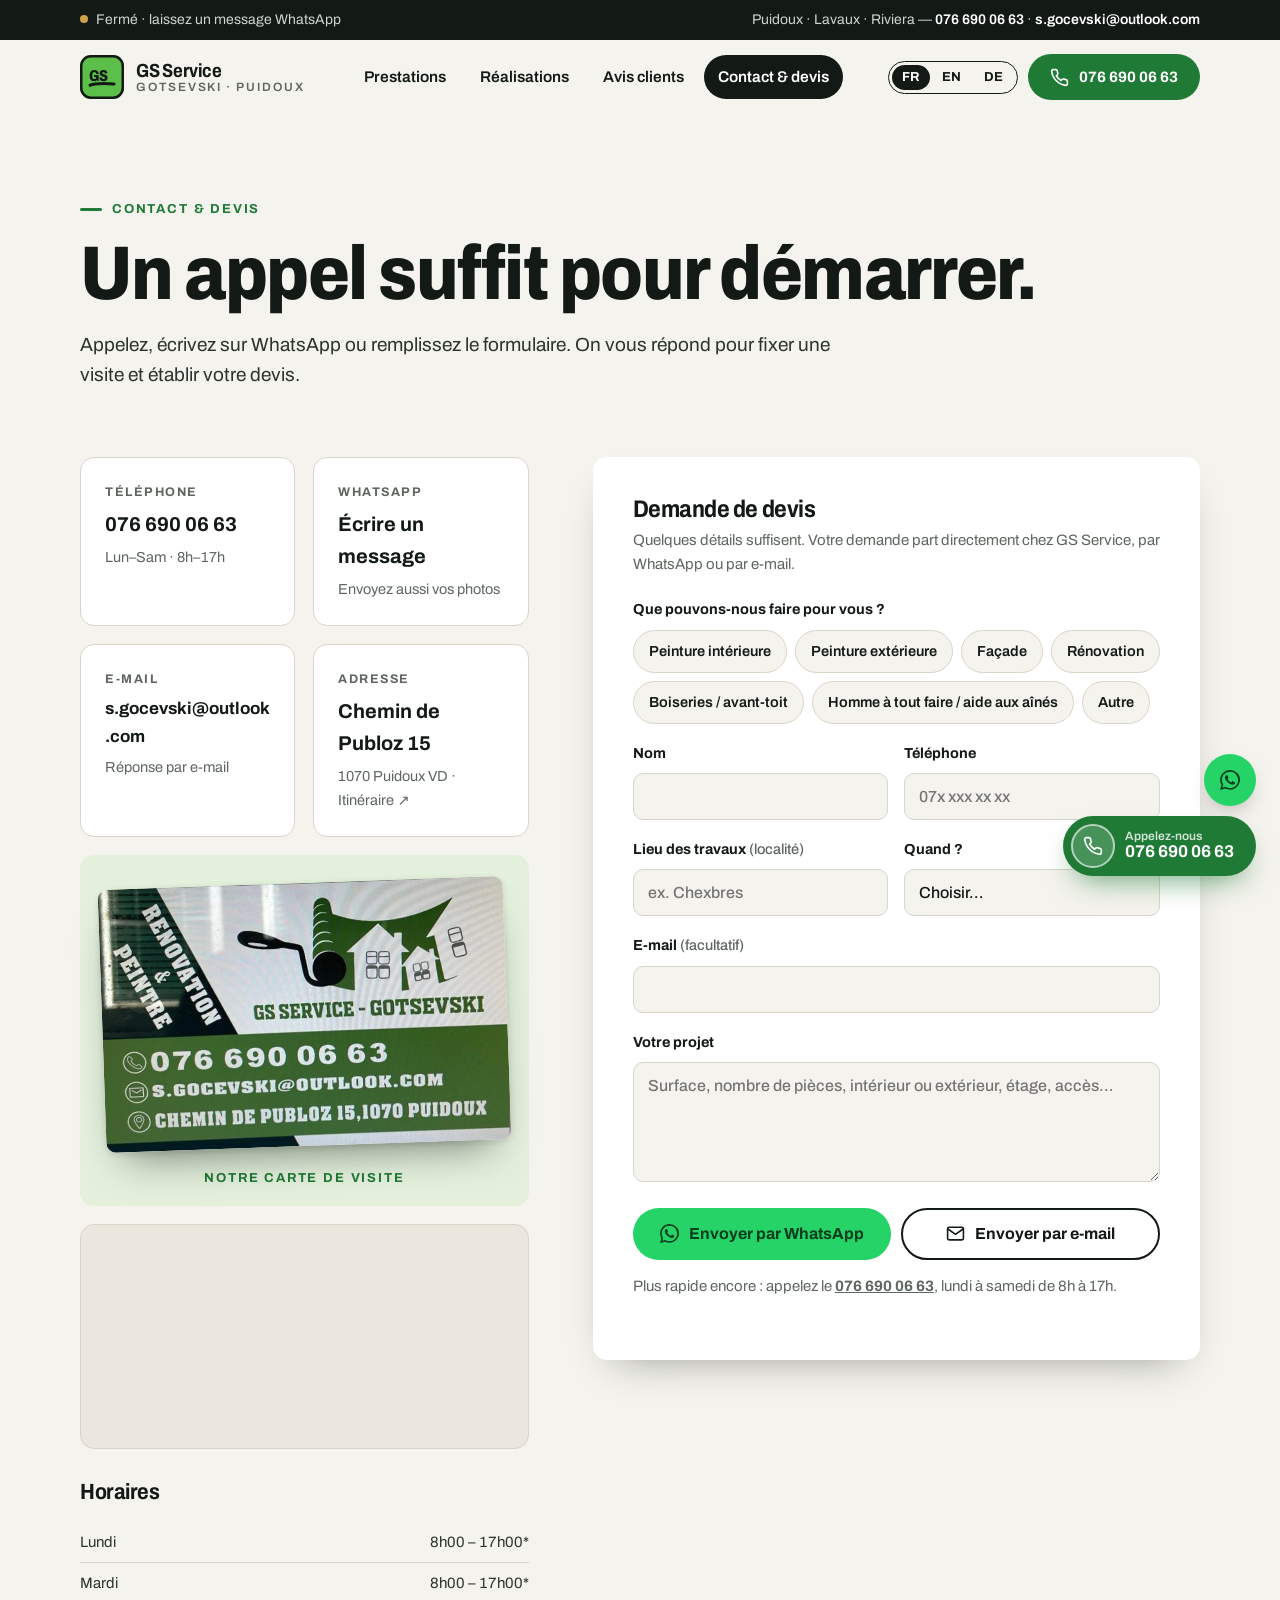
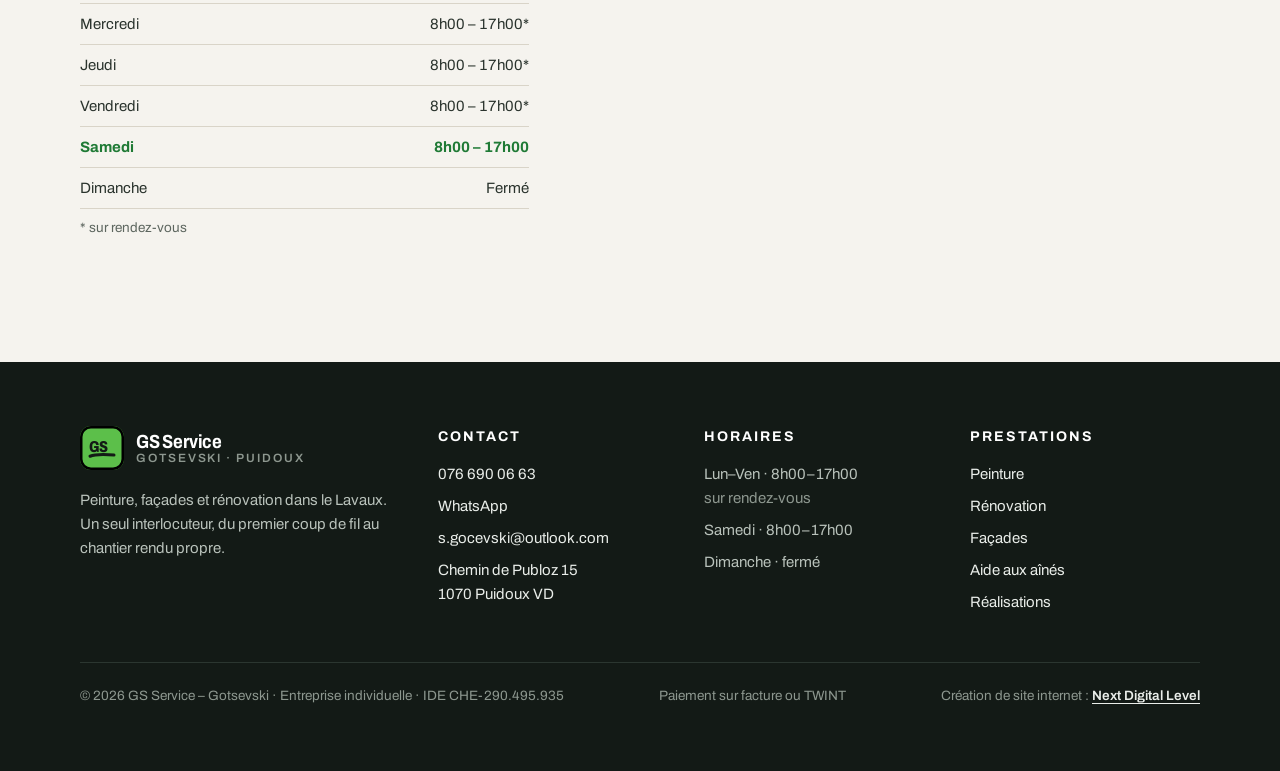
<file: contact.html>
<!doctype html>
<html lang="fr-CH">
<head>
<meta charset="utf-8">
<meta name="viewport" content="width=device-width, initial-scale=1, viewport-fit=cover">
<title>Contact & devis – GS Service Gotsevski, Puidoux</title>
<meta name="description" content="Contactez GS Service Gotsevski à Puidoux : 076 690 06 63, WhatsApp ou formulaire de devis. Peinture, façades, rénovation, aide aux aînés. Lun–Sam 8h–17h.">
<link rel="canonical" href="https://welcometothenextlevel.github.io/GS-Service/contact">
<meta name="theme-color" content="#131a16">
<meta property="og:type" content="website">
<meta property="og:locale" content="fr_CH">
<meta property="og:title" content="Contact & devis – GS Service Gotsevski, Puidoux">
<meta property="og:description" content="Contactez GS Service Gotsevski à Puidoux : 076 690 06 63, WhatsApp ou formulaire de devis. Peinture, façades, rénovation, aide aux aînés. Lun–Sam 8h–17h.">
<meta property="og:url" content="https://welcometothenextlevel.github.io/GS-Service/contact">
<meta property="og:image" content="https://welcometothenextlevel.github.io/GS-Service/img/og.jpg">
<link rel="icon" href="favicon.svg" type="image/svg+xml">
<link rel="preconnect" href="https://fonts.googleapis.com">
<link rel="preconnect" href="https://fonts.gstatic.com" crossorigin>
<link href="https://fonts.googleapis.com/css2?family=Archivo:wdth,wght@62..125,400..800&display=swap" rel="stylesheet">
<link rel="stylesheet" href="css/style.css?v=8">
<link rel="alternate" hreflang="fr" href="https://welcometothenextlevel.github.io/GS-Service/contact">
<link rel="alternate" hreflang="en" href="https://welcometothenextlevel.github.io/GS-Service/en/contact">
<link rel="alternate" hreflang="de" href="https://welcometothenextlevel.github.io/GS-Service/de/contact">
<link rel="alternate" hreflang="x-default" href="https://welcometothenextlevel.github.io/GS-Service/contact">
<script type="application/ld+json">
{"@context":"https://schema.org","@type":"HousePainter","name":"GS Service - Gotsevski",
"description":"Peinture intérieure et extérieure, façades, rénovation et homme à tout faire pour les aînés à Puidoux et dans le Lavaux.",
"url":"https://welcometothenextlevel.github.io/GS-Service/","telephone":"+41 76 690 06 63","email":"s.gocevski@outlook.com","image":"https://welcometothenextlevel.github.io/GS-Service/img/chalet-fini.webp",
"address":{"@type":"PostalAddress","streetAddress":"Chemin de Publoz 15","postalCode":"1070","addressLocality":"Puidoux","addressRegion":"VD","addressCountry":"CH"},
"geo":{"@type":"GeoCoordinates","latitude":46.4907,"longitude":6.7631},
"areaServed":["Puidoux","Chexbres","Rivaz","Saint-Saphorin","Lavaux"],
"paymentAccepted":"Facture, TWINT",
"openingHoursSpecification":[{"@type":"OpeningHoursSpecification","dayOfWeek":["Monday","Tuesday","Wednesday","Thursday","Friday","Saturday"],"opens":"08:00","closes":"17:00"}]}
</script>
</head>
<body>
<div class="topbar"><div class="wrap">
  <div><span class="open-dot"></span><span data-status>Lun–Sam · 8h00–17h00</span></div>
  <nav class="lang lang-top" aria-label="Choisir la langue"><a href="./contact" hreflang="fr" lang="fr" aria-current="true">FR</a><a href="en/contact" hreflang="en" lang="en">EN</a><a href="de/contact" hreflang="de" lang="de">DE</a></nav>
  <div class="tb-right">Puidoux · Lavaux · Riviera — <a href="tel:+41766900663">076 690 06 63</a> · <a href="mailto:s.gocevski@outlook.com">s.gocevski@outlook.com</a></div>
</div></div>
<header class="header"><div class="wrap">
  <a class="logo" href="./" aria-label="GS Service – Gotsevski, accueil"><span class="logo-mark"><svg viewBox="0 0 40 40" aria-hidden="true"><text x="3" y="25" font-family="Archivo,sans-serif" font-weight="800" font-size="21" fill="#131a16" style="font-stretch:80%">GS</text><path d="M4 31c6-2.4 14-3 32-1.6" stroke="#131a16" stroke-width="4" stroke-linecap="round" fill="none"/></svg></span><span class="logo-text"><b>GS Service</b><span>Gotsevski · Puidoux</span></span></a>
  <nav class="nav" id="nav" aria-label="Navigation principale">
    <a href="./#services">Prestations</a>
    <a href="realisations">Réalisations</a>
    <a href="./#avis">Avis clients</a>
    <a href="contact" aria-current="page">Contact & devis</a>
  </nav>
  <div class="header-cta">
    <nav class="lang lang-head" aria-label="Choisir la langue"><a href="./contact" hreflang="fr" lang="fr" aria-current="true">FR</a><a href="en/contact" hreflang="en" lang="en">EN</a><a href="de/contact" hreflang="de" lang="de">DE</a></nav>
    <a class="btn btn-green" href="tel:+41766900663" aria-label="Appeler le 076 690 06 63"><svg viewBox="0 0 24 24" fill="none" stroke="currentColor" stroke-width="2" stroke-linecap="round" stroke-linejoin="round" aria-hidden="true"><path d="M22 16.9v3a2 2 0 0 1-2.2 2 19.8 19.8 0 0 1-8.6-3.1 19.5 19.5 0 0 1-6-6A19.8 19.8 0 0 1 2.1 4.2 2 2 0 0 1 4.1 2h3a2 2 0 0 1 2 1.7c.1.9.4 1.8.7 2.7a2 2 0 0 1-.5 2.1L8 9.8a16 16 0 0 0 6 6l1.3-1.3a2 2 0 0 1 2.1-.5c.9.3 1.8.6 2.7.7a2 2 0 0 1 1.7 2z"/></svg><span class="lbl">076 690 06 63</span></a>
    <button class="burger" aria-label="Menu" aria-expanded="false" aria-controls="nav"><svg viewBox="0 0 24 24" fill="none" stroke="currentColor" stroke-width="2" stroke-linecap="round" aria-hidden="true"><path d="M4 7h16M4 12h16M4 17h16"/></svg></button>
  </div>
</div></header>
<main>
<section class="page-hero"><div class="wrap">
  <span class="eyebrow">Contact & devis</span>
  <h1>Un appel suffit pour démarrer.</h1>
  <p>Appelez, écrivez sur WhatsApp ou remplissez le formulaire. On vous répond pour fixer une visite et établir votre devis.</p>
</div></section>
<section style="padding-bottom:clamp(64px,9vw,110px)"><div class="wrap qgrid">
  <div>
    <div class="contact-grid">
      <a class="c-card" href="tel:+41766900663"><small>Téléphone</small><b>076 690 06 63</b><span>Lun–Sam · 8h–17h</span></a>
      <a class="c-card" href="https://wa.me/41766900663" target="_blank" rel="noopener"><small>WhatsApp</small><b>Écrire un message</b><span>Envoyez aussi vos photos</span></a>
      <a class="c-card" href="mailto:s.gocevski@outlook.com"><small>E-mail</small><b style="font-size:17px">s.gocevski@outlook.com</b><span>Réponse par e-mail</span></a>
      <a class="c-card" href="https://www.google.com/maps/search/?api=1&query=Chemin+de+Publoz+15,+1070+Puidoux" target="_blank" rel="noopener"><small>Adresse</small><b>Chemin de Publoz 15</b><span>1070 Puidoux VD · Itinéraire ↗</span></a>
    </div>
    <figure class="bizcard bizcard-sm"><img src="img/carte-de-visite.webp" width="724" height="470" alt="Carte de visite de GS Service – Gotsevski : rénovation et peinture, 076 690 06 63, s.gocevski@outlook.com, Chemin de Publoz 15, 1070 Puidoux" loading="lazy" decoding="async"><figcaption>Notre carte de visite</figcaption></figure>
    <div class="map"><iframe title="Carte : Chemin de Publoz 15, 1070 Puidoux" loading="lazy" src="https://www.google.com/maps?q=Chemin+de+Publoz+15,+1070+Puidoux&z=15&output=embed"></iframe></div>
    <h3 style="font-size:22px;margin:32px 0 6px">Horaires</h3>
    <div class="hours"><table>
  <tr data-day="1"><td>Lundi</td><td>8h00 – 17h00*</td></tr>
  <tr data-day="2"><td>Mardi</td><td>8h00 – 17h00*</td></tr>
  <tr data-day="3"><td>Mercredi</td><td>8h00 – 17h00*</td></tr>
  <tr data-day="4"><td>Jeudi</td><td>8h00 – 17h00*</td></tr>
  <tr data-day="5"><td>Vendredi</td><td>8h00 – 17h00*</td></tr>
  <tr data-day="6"><td>Samedi</td><td>8h00 – 17h00</td></tr>
  <tr data-day="0"><td>Dimanche</td><td>Fermé</td></tr>
</table><p class="note">* sur rendez-vous</p></div>
  </div>
  <div><form class="form" id="devis" novalidate>
  <h3>Demande de devis</h3>
  <p>Quelques détails suffisent. Votre demande part directement chez GS Service, par WhatsApp ou par e-mail.</p>
  <p class="form-error" role="alert">Merci d’indiquer votre nom et votre numéro de téléphone.</p>
  <fieldset class="field"><legend>Que pouvons-nous faire pour vous ?</legend><div class="chips">
<label><input type="checkbox" name="service" value="Peinture intérieure"><span>Peinture intérieure</span></label>
<label><input type="checkbox" name="service" value="Peinture extérieure"><span>Peinture extérieure</span></label>
<label><input type="checkbox" name="service" value="Façade"><span>Façade</span></label>
<label><input type="checkbox" name="service" value="Rénovation"><span>Rénovation</span></label>
<label><input type="checkbox" name="service" value="Boiseries / avant-toit"><span>Boiseries / avant-toit</span></label>
<label><input type="checkbox" name="service" value="Homme à tout faire / aide aux aînés"><span>Homme à tout faire / aide aux aînés</span></label>
<label><input type="checkbox" name="service" value="Autre"><span>Autre</span></label>
  </div></fieldset>
  <div class="row2">
    <div class="field"><label for="f-name">Nom</label><input type="text" id="f-name" name="name" autocomplete="name" required></div>
    <div class="field"><label for="f-tel">Téléphone</label><input type="tel" id="f-tel" name="tel" autocomplete="tel" inputmode="tel" placeholder="07x xxx xx xx" required></div>
  </div>
  <div class="row2">
    <div class="field"><label for="f-lieu">Lieu des travaux <em>(localité)</em></label><input type="text" id="f-lieu" name="lieu" placeholder="ex. Chexbres"></div>
    <div class="field"><label for="f-delai">Quand ?</label><select id="f-delai" name="delai"><option value="">Choisir…</option><option>Dès que possible</option><option>Dans le mois</option><option>Dans 1 à 3 mois</option><option>Pas encore défini</option></select></div>
  </div>
  <div class="field"><label for="f-email">E-mail <em>(facultatif)</em></label><input type="email" id="f-email" name="email" autocomplete="email"></div>
  <div class="field"><label for="f-msg">Votre projet</label><textarea id="f-msg" name="message" placeholder="Surface, nombre de pièces, intérieur ou extérieur, étage, accès…"></textarea></div>
  <div class="form-actions">
    <button class="btn btn-wa" type="submit"><svg viewBox="0 0 24 24" fill="currentColor" aria-hidden="true"><path d="M17.5 14.4c-.3-.1-1.8-.9-2-1-.3-.1-.5-.1-.7.1-.2.3-.8 1-.9 1.2-.2.2-.3.2-.6.1-.3-.1-1.3-.5-2.4-1.5-.9-.8-1.5-1.8-1.7-2.1-.2-.3 0-.5.1-.6l.4-.5c.2-.2.2-.3.3-.5.1-.2 0-.4 0-.5l-.9-2.2c-.2-.6-.5-.5-.7-.5h-.6c-.2 0-.5.1-.8.4-.3.3-1 1-1 2.5s1.1 2.9 1.2 3.1c.1.2 2.1 3.2 5.1 4.5.7.3 1.3.5 1.7.6.7.2 1.4.2 1.9.1.6-.1 1.8-.7 2-1.4.2-.7.2-1.3.2-1.4-.1-.2-.3-.3-.6-.4zM12 21.8c-1.8 0-3.5-.5-5-1.4l-.4-.2-3.7 1 1-3.6-.2-.4a9.8 9.8 0 0 1-1.5-5.2c0-5.4 4.4-9.8 9.8-9.8 2.6 0 5.1 1 6.9 2.9a9.7 9.7 0 0 1 2.9 6.9c0 5.4-4.4 9.8-9.8 9.8zm8.4-18.2A11.8 11.8 0 0 0 12 0C5.5 0 .2 5.3.2 11.9c0 2.1.5 4.1 1.6 5.9L.1 24l6.3-1.7c1.7.9 3.7 1.4 5.7 1.4 6.5 0 11.9-5.3 11.9-11.9 0-3.2-1.2-6.2-3.5-8.4z"/></svg> Envoyer par WhatsApp</button>
    <button class="btn btn-line" type="button" data-mail><svg viewBox="0 0 24 24" fill="none" stroke="currentColor" stroke-width="2" stroke-linecap="round" stroke-linejoin="round" aria-hidden="true"><rect x="2" y="4" width="20" height="16" rx="2"/><path d="m22 6-10 7L2 6"/></svg> Envoyer par e-mail</button>
  </div>
  <p class="form-note">Plus rapide encore : appelez le <a href="tel:+41766900663"><b>076 690 06 63</b></a>, lundi à samedi de 8h à 17h.</p>
</form></div>
</div></section>
</main>
<footer class="footer"><div class="wrap">
  <div class="footer-grid">
    <div>
      <a class="logo" href="./"><span class="logo-mark"><svg viewBox="0 0 40 40" aria-hidden="true"><text x="3" y="25" font-family="Archivo,sans-serif" font-weight="800" font-size="21" fill="#131a16" style="font-stretch:80%">GS</text><path d="M4 31c6-2.4 14-3 32-1.6" stroke="#131a16" stroke-width="4" stroke-linecap="round" fill="none"/></svg></span><span class="logo-text"><b style="color:#fff">GS Service</b><span>Gotsevski · Puidoux</span></span></a>
      <p style="margin-top:18px;max-width:22em">Peinture, façades et rénovation dans le Lavaux. Un seul interlocuteur, du premier coup de fil au chantier rendu propre.</p>
    </div>
    <div>
      <h4>Contact</h4>
      <ul>
        <li><a href="tel:+41766900663">076 690 06 63</a></li>
        <li><a href="https://wa.me/41766900663" target="_blank" rel="noopener">WhatsApp</a></li>
        <li><a href="mailto:s.gocevski@outlook.com">s.gocevski@outlook.com</a></li>
        <li><a href="https://www.google.com/maps/search/?api=1&query=Chemin+de+Publoz+15,+1070+Puidoux" target="_blank" rel="noopener">Chemin de Publoz 15<br>1070 Puidoux VD</a></li>
      </ul>
    </div>
    <div>
      <h4>Horaires</h4>
      <ul>
        <li>Lun–Ven · 8h00–17h00<br><span style="color:#8d978f">sur rendez-vous</span></li>
        <li>Samedi · 8h00–17h00</li>
        <li>Dimanche · fermé</li>
      </ul>
    </div>
    <div>
      <h4>Prestations</h4>
      <ul>
        <li><a href="./#services">Peinture</a></li>
        <li><a href="./#services">Rénovation</a></li>
        <li><a href="./#services">Façades</a></li>
        <li><a href="./#services">Aide aux aînés</a></li>
        <li><a href="realisations">Réalisations</a></li>
      </ul>
    </div>
  </div>
  <div class="footer-bottom">
    <span>© <span data-year>2026</span> GS Service – Gotsevski · Entreprise individuelle · IDE CHE-290.495.935</span>
    <span>Paiement sur facture ou TWINT</span>
    <span class="credit">Création de site internet : <a href="https://nextdigitalevel.com/">Next Digital Level</a></span>
  </div>
</div></footer>
<div class="dock" role="complementary" aria-label="Contact rapide">
  <a class="d-wa" href="https://wa.me/41766900663" target="_blank" rel="noopener" aria-label="Écrire sur WhatsApp"><svg viewBox="0 0 24 24" fill="currentColor" aria-hidden="true"><path d="M17.5 14.4c-.3-.1-1.8-.9-2-1-.3-.1-.5-.1-.7.1-.2.3-.8 1-.9 1.2-.2.2-.3.2-.6.1-.3-.1-1.3-.5-2.4-1.5-.9-.8-1.5-1.8-1.7-2.1-.2-.3 0-.5.1-.6l.4-.5c.2-.2.2-.3.3-.5.1-.2 0-.4 0-.5l-.9-2.2c-.2-.6-.5-.5-.7-.5h-.6c-.2 0-.5.1-.8.4-.3.3-1 1-1 2.5s1.1 2.9 1.2 3.1c.1.2 2.1 3.2 5.1 4.5.7.3 1.3.5 1.7.6.7.2 1.4.2 1.9.1.6-.1 1.8-.7 2-1.4.2-.7.2-1.3.2-1.4-.1-.2-.3-.3-.6-.4zM12 21.8c-1.8 0-3.5-.5-5-1.4l-.4-.2-3.7 1 1-3.6-.2-.4a9.8 9.8 0 0 1-1.5-5.2c0-5.4 4.4-9.8 9.8-9.8 2.6 0 5.1 1 6.9 2.9a9.7 9.7 0 0 1 2.9 6.9c0 5.4-4.4 9.8-9.8 9.8zm8.4-18.2A11.8 11.8 0 0 0 12 0C5.5 0 .2 5.3.2 11.9c0 2.1.5 4.1 1.6 5.9L.1 24l6.3-1.7c1.7.9 3.7 1.4 5.7 1.4 6.5 0 11.9-5.3 11.9-11.9 0-3.2-1.2-6.2-3.5-8.4z"/></svg></a>
  <a class="d-call" href="tel:+41766900663"><span class="ring"><svg viewBox="0 0 24 24" fill="none" stroke="currentColor" stroke-width="2" stroke-linecap="round" stroke-linejoin="round" aria-hidden="true"><path d="M22 16.9v3a2 2 0 0 1-2.2 2 19.8 19.8 0 0 1-8.6-3.1 19.5 19.5 0 0 1-6-6A19.8 19.8 0 0 1 2.1 4.2 2 2 0 0 1 4.1 2h3a2 2 0 0 1 2 1.7c.1.9.4 1.8.7 2.7a2 2 0 0 1-.5 2.1L8 9.8a16 16 0 0 0 6 6l1.3-1.3a2 2 0 0 1 2.1-.5c.9.3 1.8.6 2.7.7a2 2 0 0 1 1.7 2z"/></svg></span><span class="t"><small>Appelez-nous</small>076 690 06 63</span></a>
  <a class="d-quote" href="contact#devis"><svg viewBox="0 0 24 24" fill="none" stroke="currentColor" stroke-width="2" stroke-linecap="round" stroke-linejoin="round" aria-hidden="true"><path d="M14 2H6a2 2 0 0 0-2 2v16a2 2 0 0 0 2 2h12a2 2 0 0 0 2-2V8z"/><path d="M14 2v6h6M8 13h8M8 17h5"/></svg> Devis</a>
</div>
<script src="js/main.js?v=3" defer></script>
</body>
</html>
</file>
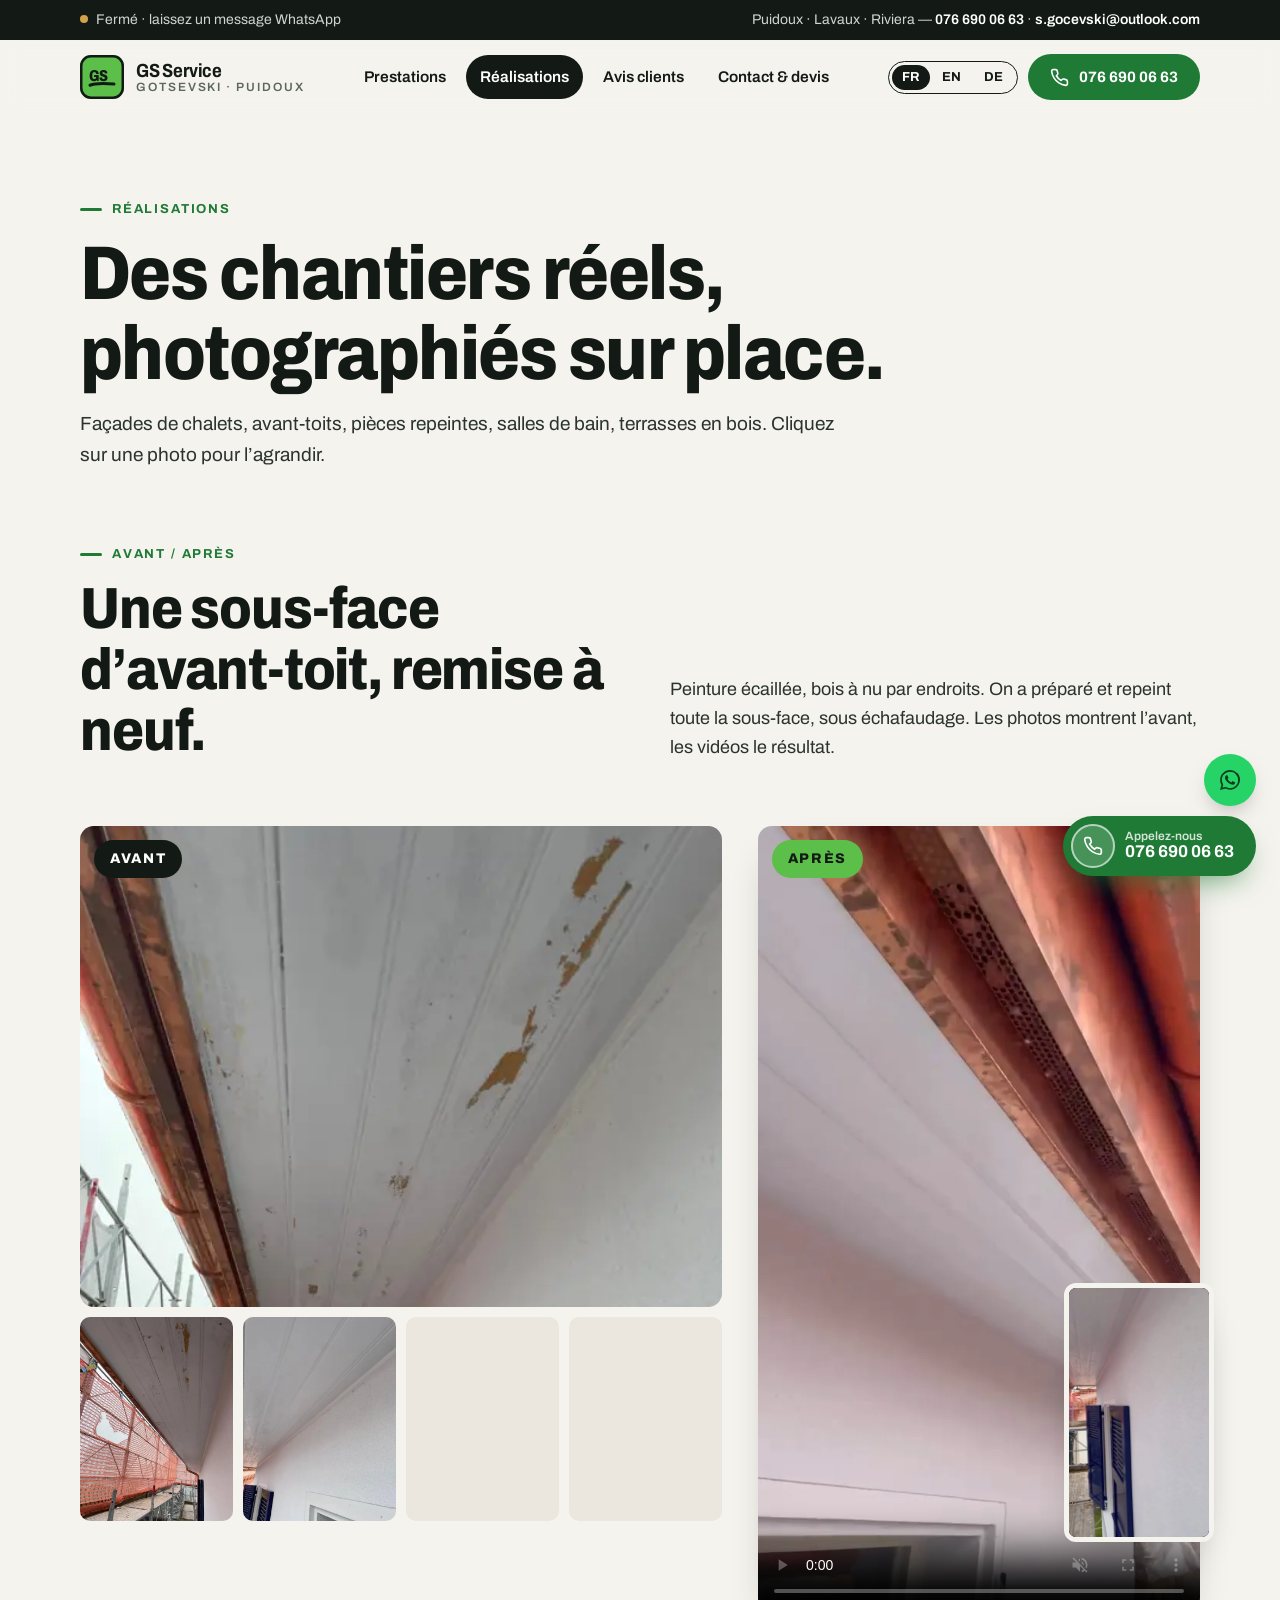
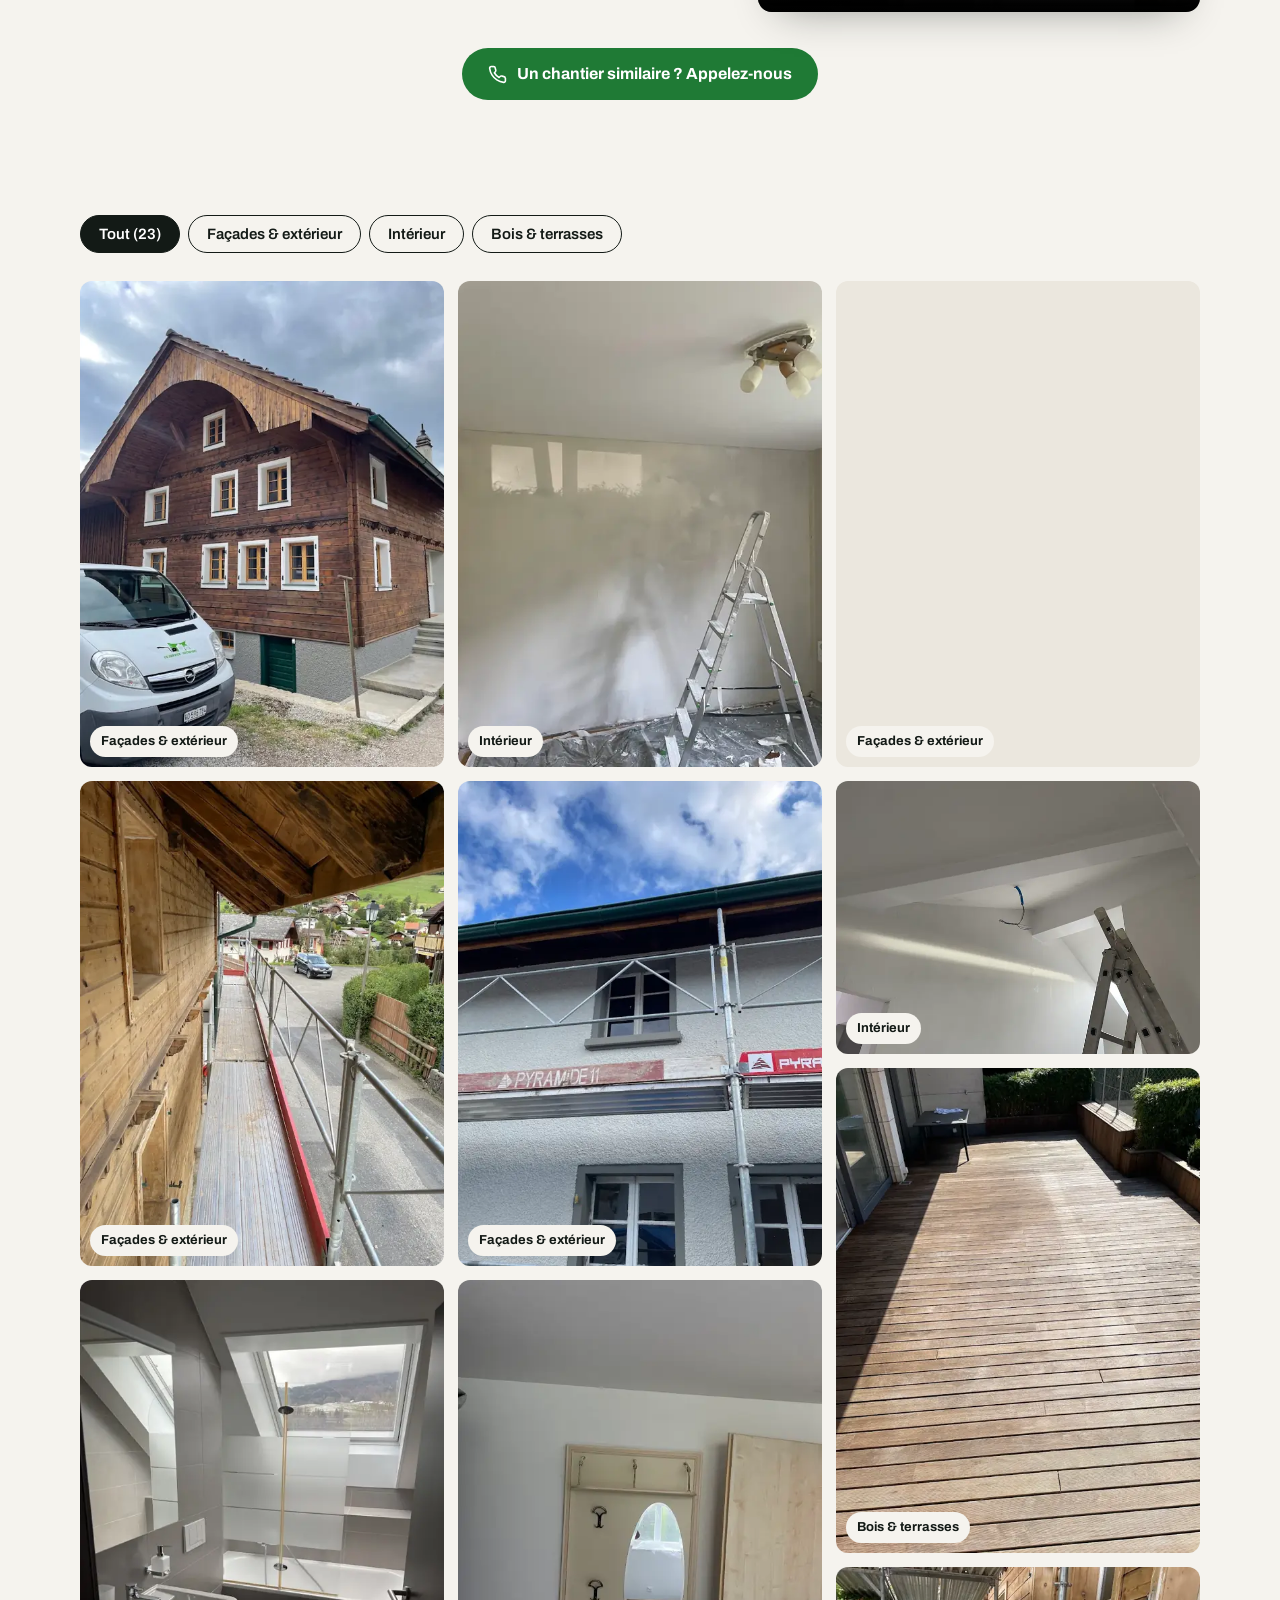
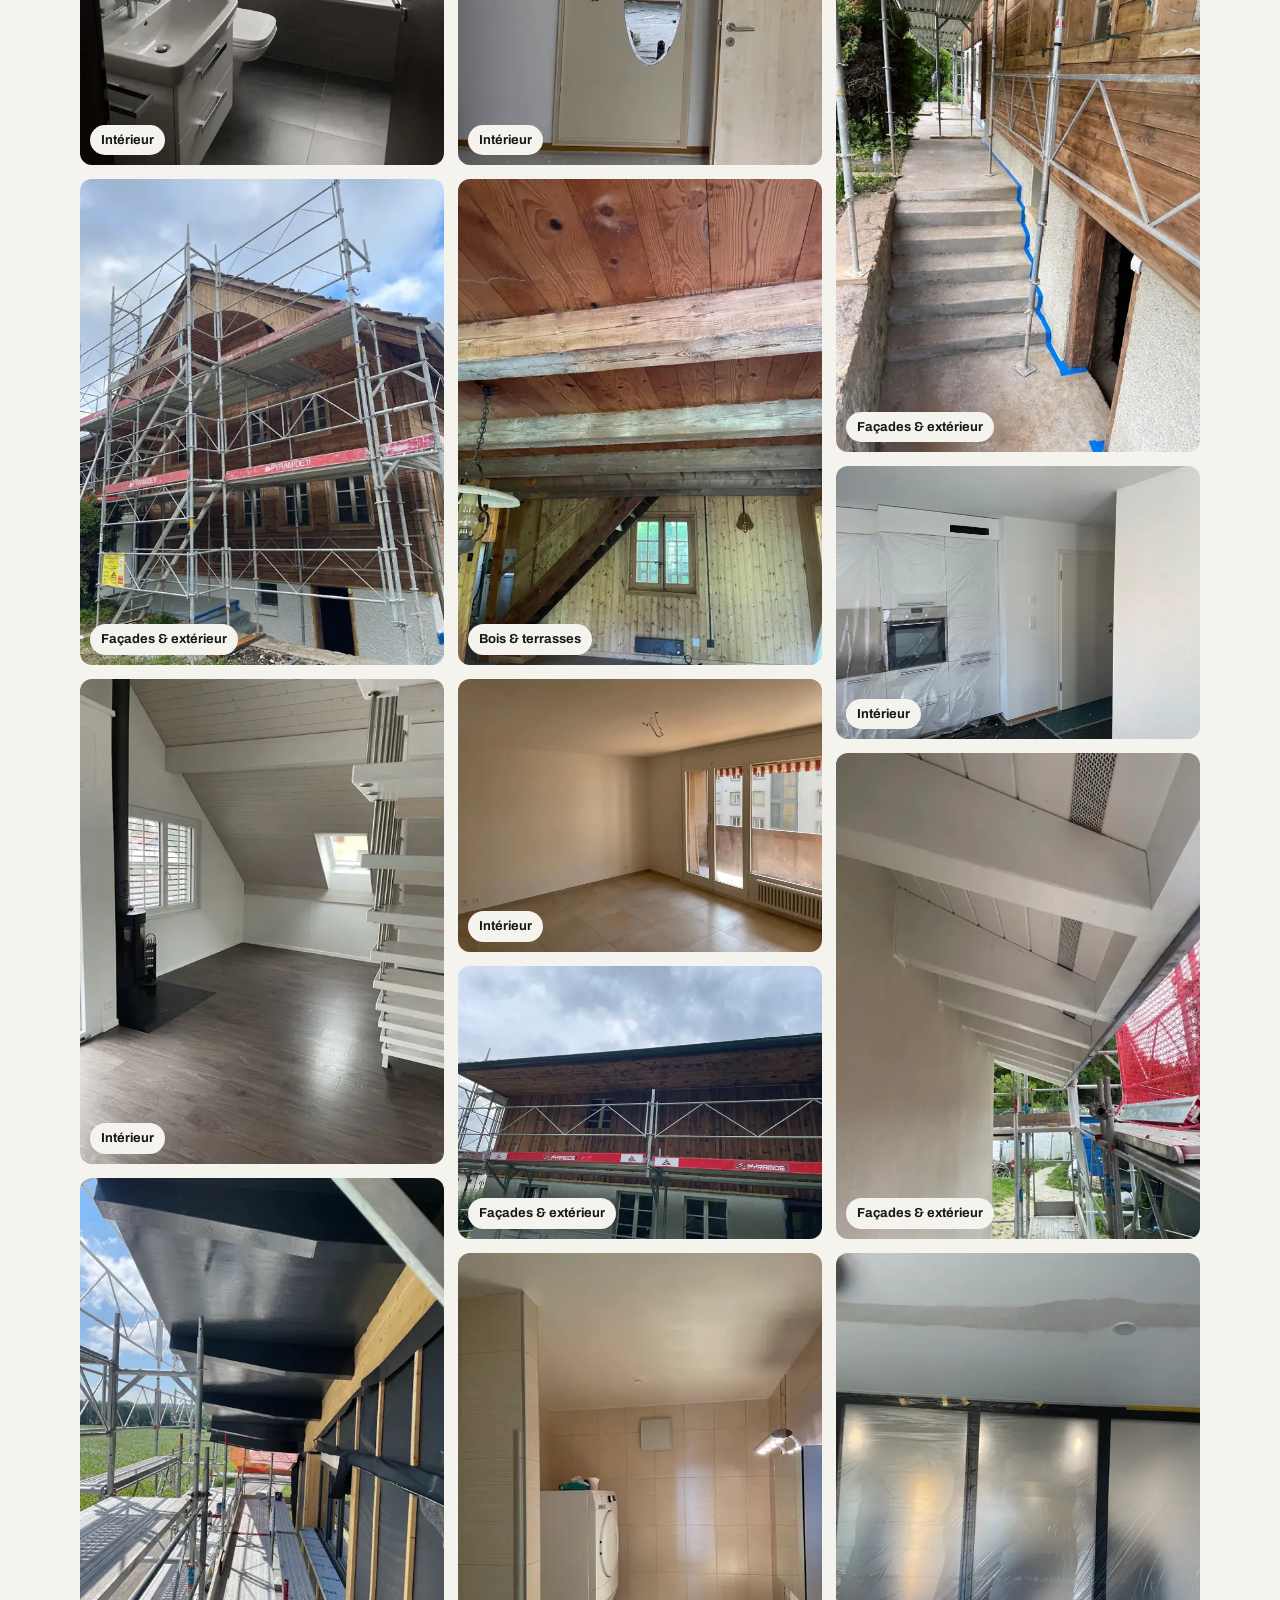
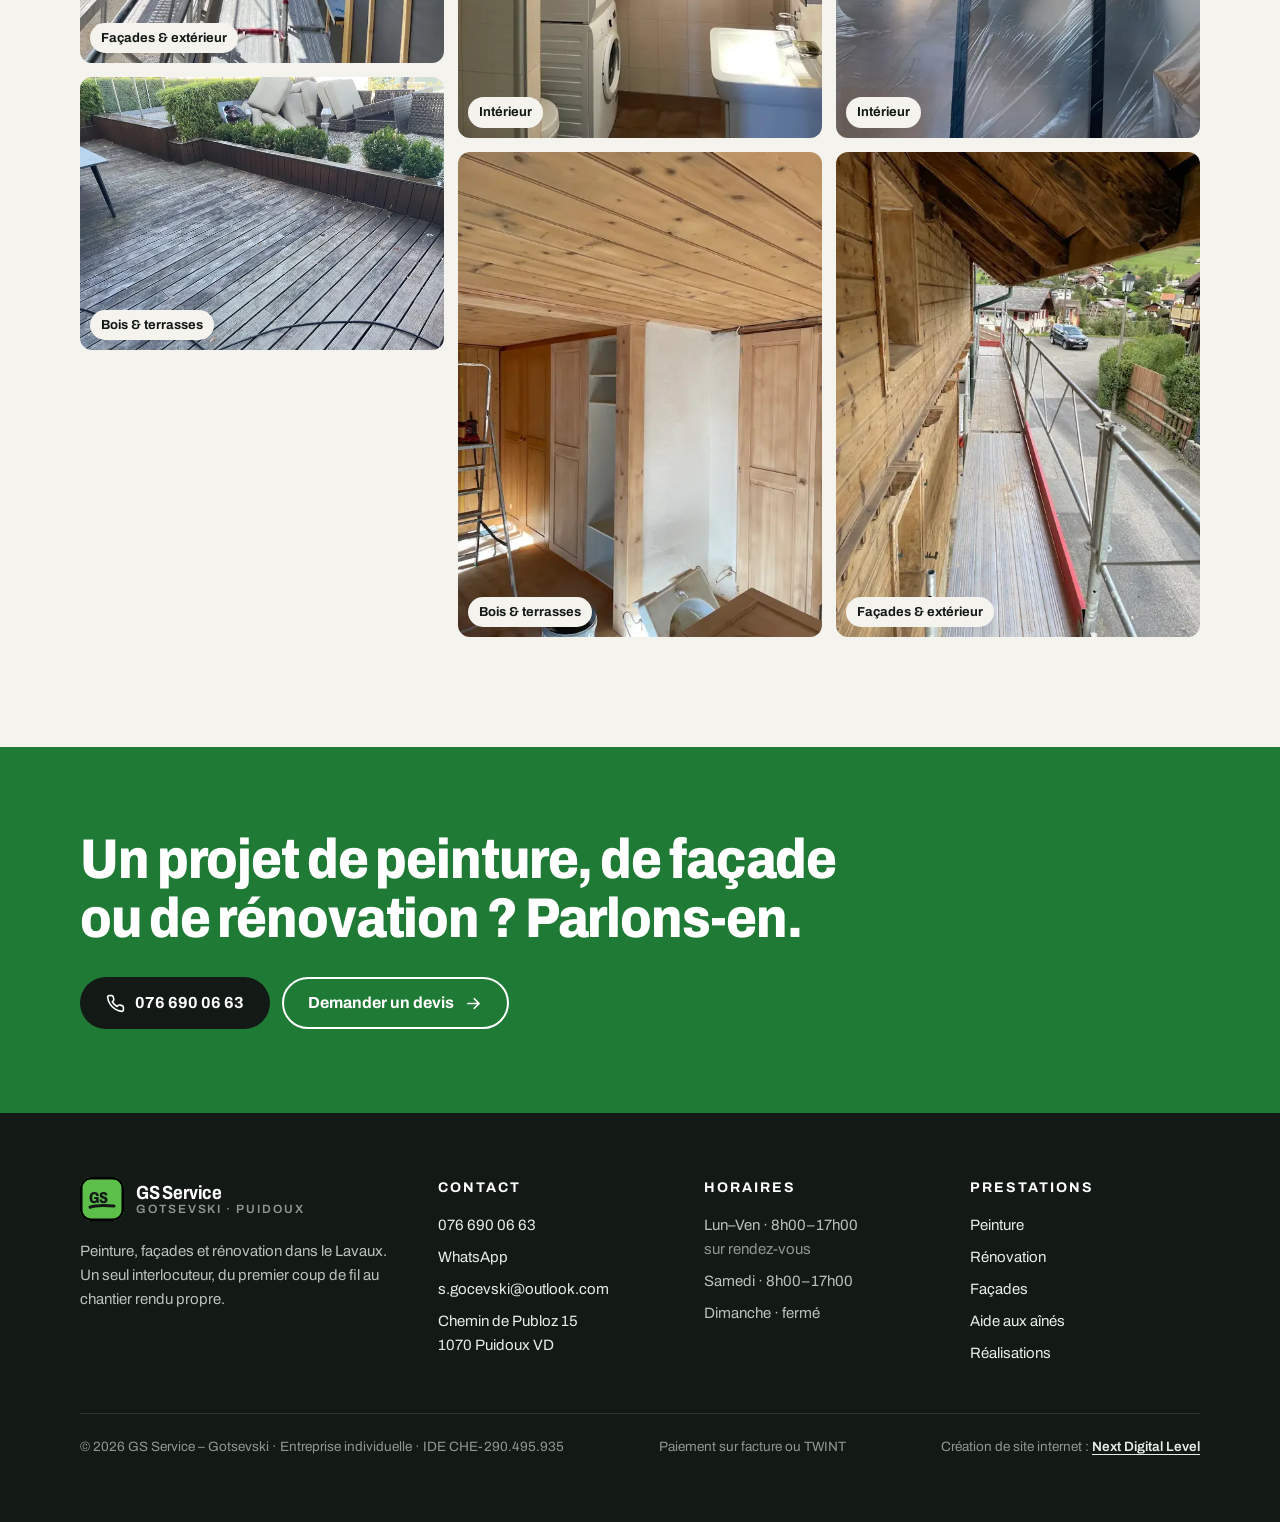
<file: realisations.html>
<!doctype html>
<html lang="fr-CH">
<head>
<meta charset="utf-8">
<meta name="viewport" content="width=device-width, initial-scale=1, viewport-fit=cover">
<title>Réalisations – GS Service Gotsevski, peintre à Puidoux</title>
<meta name="description" content="Photos de chantiers de GS Service Gotsevski : façades en bois, avant-toits, intérieurs, salles de bain, terrasses. Puidoux et Lavaux. 076 690 06 63.">
<link rel="canonical" href="https://welcometothenextlevel.github.io/GS-Service/realisations">
<meta name="theme-color" content="#131a16">
<meta property="og:type" content="website">
<meta property="og:locale" content="fr_CH">
<meta property="og:title" content="Réalisations – GS Service Gotsevski, peintre à Puidoux">
<meta property="og:description" content="Photos de chantiers de GS Service Gotsevski : façades en bois, avant-toits, intérieurs, salles de bain, terrasses. Puidoux et Lavaux. 076 690 06 63.">
<meta property="og:url" content="https://welcometothenextlevel.github.io/GS-Service/realisations">
<meta property="og:image" content="https://welcometothenextlevel.github.io/GS-Service/img/og.jpg">
<link rel="icon" href="favicon.svg" type="image/svg+xml">
<link rel="preconnect" href="https://fonts.googleapis.com">
<link rel="preconnect" href="https://fonts.gstatic.com" crossorigin>
<link href="https://fonts.googleapis.com/css2?family=Archivo:wdth,wght@62..125,400..800&display=swap" rel="stylesheet">
<link rel="stylesheet" href="css/style.css?v=8">
<link rel="alternate" hreflang="fr" href="https://welcometothenextlevel.github.io/GS-Service/realisations">
<link rel="alternate" hreflang="en" href="https://welcometothenextlevel.github.io/GS-Service/en/realisations">
<link rel="alternate" hreflang="de" href="https://welcometothenextlevel.github.io/GS-Service/de/realisations">
<link rel="alternate" hreflang="x-default" href="https://welcometothenextlevel.github.io/GS-Service/realisations">
</head>
<body>
<div class="topbar"><div class="wrap">
  <div><span class="open-dot"></span><span data-status>Lun–Sam · 8h00–17h00</span></div>
  <nav class="lang lang-top" aria-label="Choisir la langue"><a href="./realisations" hreflang="fr" lang="fr" aria-current="true">FR</a><a href="en/realisations" hreflang="en" lang="en">EN</a><a href="de/realisations" hreflang="de" lang="de">DE</a></nav>
  <div class="tb-right">Puidoux · Lavaux · Riviera — <a href="tel:+41766900663">076 690 06 63</a> · <a href="mailto:s.gocevski@outlook.com">s.gocevski@outlook.com</a></div>
</div></div>
<header class="header"><div class="wrap">
  <a class="logo" href="./" aria-label="GS Service – Gotsevski, accueil"><span class="logo-mark"><svg viewBox="0 0 40 40" aria-hidden="true"><text x="3" y="25" font-family="Archivo,sans-serif" font-weight="800" font-size="21" fill="#131a16" style="font-stretch:80%">GS</text><path d="M4 31c6-2.4 14-3 32-1.6" stroke="#131a16" stroke-width="4" stroke-linecap="round" fill="none"/></svg></span><span class="logo-text"><b>GS Service</b><span>Gotsevski · Puidoux</span></span></a>
  <nav class="nav" id="nav" aria-label="Navigation principale">
    <a href="./#services">Prestations</a>
    <a href="realisations" aria-current="page">Réalisations</a>
    <a href="./#avis">Avis clients</a>
    <a href="contact">Contact & devis</a>
  </nav>
  <div class="header-cta">
    <nav class="lang lang-head" aria-label="Choisir la langue"><a href="./realisations" hreflang="fr" lang="fr" aria-current="true">FR</a><a href="en/realisations" hreflang="en" lang="en">EN</a><a href="de/realisations" hreflang="de" lang="de">DE</a></nav>
    <a class="btn btn-green" href="tel:+41766900663" aria-label="Appeler le 076 690 06 63"><svg viewBox="0 0 24 24" fill="none" stroke="currentColor" stroke-width="2" stroke-linecap="round" stroke-linejoin="round" aria-hidden="true"><path d="M22 16.9v3a2 2 0 0 1-2.2 2 19.8 19.8 0 0 1-8.6-3.1 19.5 19.5 0 0 1-6-6A19.8 19.8 0 0 1 2.1 4.2 2 2 0 0 1 4.1 2h3a2 2 0 0 1 2 1.7c.1.9.4 1.8.7 2.7a2 2 0 0 1-.5 2.1L8 9.8a16 16 0 0 0 6 6l1.3-1.3a2 2 0 0 1 2.1-.5c.9.3 1.8.6 2.7.7a2 2 0 0 1 1.7 2z"/></svg><span class="lbl">076 690 06 63</span></a>
    <button class="burger" aria-label="Menu" aria-expanded="false" aria-controls="nav"><svg viewBox="0 0 24 24" fill="none" stroke="currentColor" stroke-width="2" stroke-linecap="round" aria-hidden="true"><path d="M4 7h16M4 12h16M4 17h16"/></svg></button>
  </div>
</div></header>
<main>
<section class="page-hero"><div class="wrap">
  <span class="eyebrow">Réalisations</span>
  <h1>Des chantiers réels, photographiés sur place.</h1>
  <p>Façades de chalets, avant-toits, pièces repeintes, salles de bain, terrasses en bois. Cliquez sur une photo pour l’agrandir.</p>
</div></section>
<section class="section ba-sec" id="avant-apres" style="padding-top:0"><div class="wrap">
  <div class="section-head">
    <div><span class="eyebrow">Avant / après</span><h2>Une sous-face d’avant-toit, remise à neuf.</h2></div>
    <p>Peinture écaillée, bois à nu par endroits. On a préparé et repeint toute la sous-face, sous échafaudage. Les photos montrent l’avant, les vidéos le résultat.</p>
  </div>
  <div class="ba">
    <div class="ba-before rv">
      <span class="ba-tag">Avant</span>
      <div class="ba-grid" data-lb>
        <a class="ba-main" href="img/avant-sous-face-1.webp" data-caption="Avant – Peinture écaillée sur toute la longueur de la sous-face"><img src="img/avant-sous-face-1.webp" srcset="img/avant-sous-face-1-sm.webp 720w, img/avant-sous-face-1.webp 1400w" sizes="(max-width:900px) 100vw, 640px" alt="Sous-face d’avant-toit avec la peinture écaillée, avant les travaux" loading="lazy" decoding="async"></a>
        <a href="img/avant-sous-face-2.webp" data-caption="Avant – Sous-face écaillée, bois à nu par endroits"><img src="img/avant-sous-face-2.webp" srcset="img/avant-sous-face-2-sm.webp 720w, img/avant-sous-face-2.webp 1400w" sizes="(max-width:900px) 25vw, 160px" alt="Sous-face écaillée, bois à nu par endroits" loading="lazy" decoding="async"></a><a href="img/avant-sous-face-3.webp" data-caption="Avant – Sous-face en cours de préparation"><img src="img/avant-sous-face-3.webp" srcset="img/avant-sous-face-3-sm.webp 720w, img/avant-sous-face-3.webp 1400w" sizes="(max-width:900px) 25vw, 160px" alt="Sous-face en cours de préparation" loading="lazy" decoding="async"></a><a href="img/avant-sous-face-4.webp" data-caption="Avant – Sous-face et chéneau en cuivre pendant les travaux"><img src="img/avant-sous-face-4.webp" srcset="img/avant-sous-face-4-sm.webp 720w, img/avant-sous-face-4.webp 1400w" sizes="(max-width:900px) 25vw, 160px" alt="Sous-face et chéneau en cuivre pendant les travaux" loading="lazy" decoding="async"></a><a href="img/avant-sous-face-5.webp" data-caption="Avant – Sous-face vue depuis l’échafaudage pendant les travaux"><img src="img/avant-sous-face-5.webp" srcset="img/avant-sous-face-5-sm.webp 720w, img/avant-sous-face-5.webp 1400w" sizes="(max-width:900px) 25vw, 160px" alt="Sous-face vue depuis l’échafaudage pendant les travaux" loading="lazy" decoding="async"></a>
      </div>
    </div>
    <div class="ba-after rv">
      <span class="ba-tag ba-tag-after">Après</span>
      <figure class="ba-video">
        <video data-autoplay muted loop playsinline controls preload="none" poster="img/apres-sous-face-poster.webp" aria-label="Vidéo : la sous-face terminée, repeinte en blanc">
          <source src="video/apres-sous-face.mp4" type="video/mp4">
        </video>
        <div class="ba-clip"><video data-autoplay muted loop playsinline preload="none" poster="img/apres-sous-face-court-poster.webp" aria-label="Court extrait : la façade et les volets après les travaux"><source src="video/apres-sous-face-court.mp4" type="video/mp4"></video></div>
      </figure>
    </div>
  </div>
  <div class="center-cta"><a class="btn btn-green" href="tel:+41766900663"><svg viewBox="0 0 24 24" fill="none" stroke="currentColor" stroke-width="2" stroke-linecap="round" stroke-linejoin="round" aria-hidden="true"><path d="M22 16.9v3a2 2 0 0 1-2.2 2 19.8 19.8 0 0 1-8.6-3.1 19.5 19.5 0 0 1-6-6A19.8 19.8 0 0 1 2.1 4.2 2 2 0 0 1 4.1 2h3a2 2 0 0 1 2 1.7c.1.9.4 1.8.7 2.7a2 2 0 0 1-.5 2.1L8 9.8a16 16 0 0 0 6 6l1.3-1.3a2 2 0 0 1 2.1-.5c.9.3 1.8.6 2.7.7a2 2 0 0 1 1.7 2z"/></svg> Un chantier similaire ? Appelez-nous</a></div>
</div></section>
<section style="padding-bottom:clamp(64px,9vw,110px)"><div class="wrap">
  <div class="filters" role="group" aria-label="Filtrer les photos">
    <button data-filter="all" aria-pressed="true">Tout (23)</button>
    <button data-filter="ext" aria-pressed="false">Façades & extérieur</button>
    <button data-filter="int" aria-pressed="false">Intérieur</button>
    <button data-filter="bois" aria-pressed="false">Bois & terrasses</button>
  </div>
  <div class="gallery" data-lb>
<a href="img/chalet-fini.webp" data-cat="ext" data-caption="Chalet en bois après travaux" class="rv"><img src="img/chalet-fini.webp" srcset="img/chalet-fini-sm.webp 720w, img/chalet-fini.webp 1400w" sizes="(max-width:520px) 50vw, 33vw" alt="Chalet en bois après travaux" loading="lazy" decoding="async"><span>Façades & extérieur</span></a>
<a href="img/facade-bois-passerelle-2.webp" data-cat="ext" data-caption="Façade en bois – vue depuis l’échafaudage" class="rv"><img src="img/facade-bois-passerelle-2.webp" srcset="img/facade-bois-passerelle-2-sm.webp 720w, img/facade-bois-passerelle-2.webp 1400w" sizes="(max-width:520px) 50vw, 33vw" alt="Façade en bois – vue depuis l’échafaudage" loading="lazy" decoding="async"><span>Façades & extérieur</span></a>
<a href="img/salle-de-bain.webp" data-cat="int" data-caption="Salle de bain sous les combles" class="rv"><img src="img/salle-de-bain.webp" srcset="img/salle-de-bain-sm.webp 720w, img/salle-de-bain.webp 1400w" sizes="(max-width:520px) 50vw, 33vw" alt="Salle de bain sous les combles" loading="lazy" decoding="async"><span>Intérieur</span></a>
<a href="img/chalet-echafaudage.webp" data-cat="ext" data-caption="Chalet sous échafaudage" class="rv"><img src="img/chalet-echafaudage.webp" srcset="img/chalet-echafaudage-sm.webp 720w, img/chalet-echafaudage.webp 1400w" sizes="(max-width:520px) 50vw, 33vw" alt="Chalet sous échafaudage" loading="lazy" decoding="async"><span>Façades & extérieur</span></a>
<a href="img/combles-renoves.webp" data-cat="int" data-caption="Combles rénovés" class="rv"><img src="img/combles-renoves.webp" srcset="img/combles-renoves-sm.webp 720w, img/combles-renoves.webp 1400w" sizes="(max-width:520px) 50vw, 33vw" alt="Combles rénovés" loading="lazy" decoding="async"><span>Intérieur</span></a>
<a href="img/avant-toit-noir.webp" data-cat="ext" data-caption="Avant-toit repeint en noir" class="rv"><img src="img/avant-toit-noir.webp" srcset="img/avant-toit-noir-sm.webp 720w, img/avant-toit-noir.webp 1400w" sizes="(max-width:520px) 50vw, 33vw" alt="Avant-toit repeint en noir" loading="lazy" decoding="async"><span>Façades & extérieur</span></a>
<a href="img/terrasse-bois.webp" data-cat="bois" data-caption="Terrasse en bois" class="rv"><img src="img/terrasse-bois.webp" srcset="img/terrasse-bois-sm.webp 720w, img/terrasse-bois.webp 1400w" sizes="(max-width:520px) 50vw, 33vw" alt="Terrasse en bois" loading="lazy" decoding="async"><span>Bois & terrasses</span></a>
<a href="img/mur-enduit.webp" data-cat="int" data-caption="Mur en cours d’enduit et de lissage" class="rv"><img src="img/mur-enduit.webp" srcset="img/mur-enduit-sm.webp 720w, img/mur-enduit.webp 1400w" sizes="(max-width:520px) 50vw, 33vw" alt="Mur en cours d’enduit et de lissage" loading="lazy" decoding="async"><span>Intérieur</span></a>
<a href="img/facade-crepi.webp" data-cat="ext" data-caption="Façade crépie et fenêtres" class="rv"><img src="img/facade-crepi.webp" srcset="img/facade-crepi-sm.webp 720w, img/facade-crepi.webp 1400w" sizes="(max-width:520px) 50vw, 33vw" alt="Façade crépie et fenêtres" loading="lazy" decoding="async"><span>Façades & extérieur</span></a>
<a href="img/porte-repeinte.webp" data-cat="int" data-caption="Porte ancienne repeinte" class="rv"><img src="img/porte-repeinte.webp" srcset="img/porte-repeinte-sm.webp 720w, img/porte-repeinte.webp 1400w" sizes="(max-width:520px) 50vw, 33vw" alt="Porte ancienne repeinte" loading="lazy" decoding="async"><span>Intérieur</span></a>
<a href="img/poutres-bois.webp" data-cat="bois" data-caption="Poutres et plafond en bois" class="rv"><img src="img/poutres-bois.webp" srcset="img/poutres-bois-sm.webp 720w, img/poutres-bois.webp 1400w" sizes="(max-width:520px) 50vw, 33vw" alt="Poutres et plafond en bois" loading="lazy" decoding="async"><span>Bois & terrasses</span></a>
<a href="img/sejour-fini.webp" data-cat="int" data-caption="Séjour repeint, prêt à être habité" class="rv"><img src="img/sejour-fini.webp" srcset="img/sejour-fini-sm.webp 720w, img/sejour-fini.webp 1400w" sizes="(max-width:520px) 50vw, 33vw" alt="Séjour repeint, prêt à être habité" loading="lazy" decoding="async"><span>Intérieur</span></a>
<a href="img/facade-bois-echafaudage.webp" data-cat="ext" data-caption="Façade en bois – échafaudage complet" class="rv"><img src="img/facade-bois-echafaudage.webp" srcset="img/facade-bois-echafaudage-sm.webp 720w, img/facade-bois-echafaudage.webp 1400w" sizes="(max-width:520px) 50vw, 33vw" alt="Façade en bois – échafaudage complet" loading="lazy" decoding="async"><span>Façades & extérieur</span></a>
<a href="img/buanderie.webp" data-cat="int" data-caption="Buanderie et salle d’eau" class="rv"><img src="img/buanderie.webp" srcset="img/buanderie-sm.webp 720w, img/buanderie.webp 1400w" sizes="(max-width:520px) 50vw, 33vw" alt="Buanderie et salle d’eau" loading="lazy" decoding="async"><span>Intérieur</span></a>
<a href="img/boiseries-interieur.webp" data-cat="bois" data-caption="Boiseries intérieures" class="rv"><img src="img/boiseries-interieur.webp" srcset="img/boiseries-interieur-sm.webp 720w, img/boiseries-interieur.webp 1400w" sizes="(max-width:520px) 50vw, 33vw" alt="Boiseries intérieures" loading="lazy" decoding="async"><span>Bois & terrasses</span></a>
<a href="img/avant-toit-preparation.webp" data-cat="ext" data-caption="Avant-toit en préparation" class="rv"><img src="img/avant-toit-preparation.webp" srcset="img/avant-toit-preparation-sm.webp 720w, img/avant-toit-preparation.webp 1400w" sizes="(max-width:520px) 50vw, 33vw" alt="Avant-toit en préparation" loading="lazy" decoding="async"><span>Façades & extérieur</span></a>
<a href="img/plafond-peinture.webp" data-cat="int" data-caption="Plafond et poutres repeints" class="rv"><img src="img/plafond-peinture.webp" srcset="img/plafond-peinture-sm.webp 720w, img/plafond-peinture.webp 1400w" sizes="(max-width:520px) 50vw, 33vw" alt="Plafond et poutres repeints" loading="lazy" decoding="async"><span>Intérieur</span></a>
<a href="img/terrasse-bois-2.webp" data-cat="bois" data-caption="Terrasse en bois nettoyée" class="rv"><img src="img/terrasse-bois-2.webp" srcset="img/terrasse-bois-2-sm.webp 720w, img/terrasse-bois-2.webp 1400w" sizes="(max-width:520px) 50vw, 33vw" alt="Terrasse en bois nettoyée" loading="lazy" decoding="async"><span>Bois & terrasses</span></a>
<a href="img/facade-escalier-protection.webp" data-cat="ext" data-caption="Escalier et soubassement masqués avant peinture" class="rv"><img src="img/facade-escalier-protection.webp" srcset="img/facade-escalier-protection-sm.webp 720w, img/facade-escalier-protection.webp 1400w" sizes="(max-width:520px) 50vw, 33vw" alt="Escalier et soubassement masqués avant peinture" loading="lazy" decoding="async"><span>Façades & extérieur</span></a>
<a href="img/cuisine-protection.webp" data-cat="int" data-caption="Cuisine protégée pendant les travaux" class="rv"><img src="img/cuisine-protection.webp" srcset="img/cuisine-protection-sm.webp 720w, img/cuisine-protection.webp 1400w" sizes="(max-width:520px) 50vw, 33vw" alt="Cuisine protégée pendant les travaux" loading="lazy" decoding="async"><span>Intérieur</span></a>
<a href="img/avant-toit-blanc.webp" data-cat="ext" data-caption="Sous-face d’avant-toit en blanc" class="rv"><img src="img/avant-toit-blanc.webp" srcset="img/avant-toit-blanc-sm.webp 720w, img/avant-toit-blanc.webp 1400w" sizes="(max-width:520px) 50vw, 33vw" alt="Sous-face d’avant-toit en blanc" loading="lazy" decoding="async"><span>Façades & extérieur</span></a>
<a href="img/protection-chantier.webp" data-cat="int" data-caption="Protection plastique d’une pièce" class="rv"><img src="img/protection-chantier.webp" srcset="img/protection-chantier-sm.webp 720w, img/protection-chantier.webp 1400w" sizes="(max-width:520px) 50vw, 33vw" alt="Protection plastique d’une pièce" loading="lazy" decoding="async"><span>Intérieur</span></a>
<a href="img/facade-bois-passerelle.webp" data-cat="ext" data-caption="Passerelle le long d’une façade en bois" class="rv"><img src="img/facade-bois-passerelle.webp" srcset="img/facade-bois-passerelle-sm.webp 720w, img/facade-bois-passerelle.webp 1400w" sizes="(max-width:520px) 50vw, 33vw" alt="Passerelle le long d’une façade en bois" loading="lazy" decoding="async"><span>Façades & extérieur</span></a>
  </div>
</div></section>
</main>
<section class="band"><div class="wrap">
  <h2>Un projet de peinture, de façade ou de rénovation ? Parlons-en.</h2>
  <div class="acts">
    <a class="btn btn-ink" href="tel:+41766900663"><svg viewBox="0 0 24 24" fill="none" stroke="currentColor" stroke-width="2" stroke-linecap="round" stroke-linejoin="round" aria-hidden="true"><path d="M22 16.9v3a2 2 0 0 1-2.2 2 19.8 19.8 0 0 1-8.6-3.1 19.5 19.5 0 0 1-6-6A19.8 19.8 0 0 1 2.1 4.2 2 2 0 0 1 4.1 2h3a2 2 0 0 1 2 1.7c.1.9.4 1.8.7 2.7a2 2 0 0 1-.5 2.1L8 9.8a16 16 0 0 0 6 6l1.3-1.3a2 2 0 0 1 2.1-.5c.9.3 1.8.6 2.7.7a2 2 0 0 1 1.7 2z"/></svg> 076 690 06 63</a>
    <a class="btn btn-line" href="contact">Demander un devis <svg viewBox="0 0 24 24" fill="none" stroke="currentColor" stroke-width="2.2" stroke-linecap="round" stroke-linejoin="round" aria-hidden="true"><path d="M5 12h14M13 6l6 6-6 6"/></svg></a>
  </div>
</div></section>
<footer class="footer"><div class="wrap">
  <div class="footer-grid">
    <div>
      <a class="logo" href="./"><span class="logo-mark"><svg viewBox="0 0 40 40" aria-hidden="true"><text x="3" y="25" font-family="Archivo,sans-serif" font-weight="800" font-size="21" fill="#131a16" style="font-stretch:80%">GS</text><path d="M4 31c6-2.4 14-3 32-1.6" stroke="#131a16" stroke-width="4" stroke-linecap="round" fill="none"/></svg></span><span class="logo-text"><b style="color:#fff">GS Service</b><span>Gotsevski · Puidoux</span></span></a>
      <p style="margin-top:18px;max-width:22em">Peinture, façades et rénovation dans le Lavaux. Un seul interlocuteur, du premier coup de fil au chantier rendu propre.</p>
    </div>
    <div>
      <h4>Contact</h4>
      <ul>
        <li><a href="tel:+41766900663">076 690 06 63</a></li>
        <li><a href="https://wa.me/41766900663" target="_blank" rel="noopener">WhatsApp</a></li>
        <li><a href="mailto:s.gocevski@outlook.com">s.gocevski@outlook.com</a></li>
        <li><a href="https://www.google.com/maps/search/?api=1&query=Chemin+de+Publoz+15,+1070+Puidoux" target="_blank" rel="noopener">Chemin de Publoz 15<br>1070 Puidoux VD</a></li>
      </ul>
    </div>
    <div>
      <h4>Horaires</h4>
      <ul>
        <li>Lun–Ven · 8h00–17h00<br><span style="color:#8d978f">sur rendez-vous</span></li>
        <li>Samedi · 8h00–17h00</li>
        <li>Dimanche · fermé</li>
      </ul>
    </div>
    <div>
      <h4>Prestations</h4>
      <ul>
        <li><a href="./#services">Peinture</a></li>
        <li><a href="./#services">Rénovation</a></li>
        <li><a href="./#services">Façades</a></li>
        <li><a href="./#services">Aide aux aînés</a></li>
        <li><a href="realisations">Réalisations</a></li>
      </ul>
    </div>
  </div>
  <div class="footer-bottom">
    <span>© <span data-year>2026</span> GS Service – Gotsevski · Entreprise individuelle · IDE CHE-290.495.935</span>
    <span>Paiement sur facture ou TWINT</span>
    <span class="credit">Création de site internet : <a href="https://nextdigitalevel.com/">Next Digital Level</a></span>
  </div>
</div></footer>
<div class="dock" role="complementary" aria-label="Contact rapide">
  <a class="d-wa" href="https://wa.me/41766900663" target="_blank" rel="noopener" aria-label="Écrire sur WhatsApp"><svg viewBox="0 0 24 24" fill="currentColor" aria-hidden="true"><path d="M17.5 14.4c-.3-.1-1.8-.9-2-1-.3-.1-.5-.1-.7.1-.2.3-.8 1-.9 1.2-.2.2-.3.2-.6.1-.3-.1-1.3-.5-2.4-1.5-.9-.8-1.5-1.8-1.7-2.1-.2-.3 0-.5.1-.6l.4-.5c.2-.2.2-.3.3-.5.1-.2 0-.4 0-.5l-.9-2.2c-.2-.6-.5-.5-.7-.5h-.6c-.2 0-.5.1-.8.4-.3.3-1 1-1 2.5s1.1 2.9 1.2 3.1c.1.2 2.1 3.2 5.1 4.5.7.3 1.3.5 1.7.6.7.2 1.4.2 1.9.1.6-.1 1.8-.7 2-1.4.2-.7.2-1.3.2-1.4-.1-.2-.3-.3-.6-.4zM12 21.8c-1.8 0-3.5-.5-5-1.4l-.4-.2-3.7 1 1-3.6-.2-.4a9.8 9.8 0 0 1-1.5-5.2c0-5.4 4.4-9.8 9.8-9.8 2.6 0 5.1 1 6.9 2.9a9.7 9.7 0 0 1 2.9 6.9c0 5.4-4.4 9.8-9.8 9.8zm8.4-18.2A11.8 11.8 0 0 0 12 0C5.5 0 .2 5.3.2 11.9c0 2.1.5 4.1 1.6 5.9L.1 24l6.3-1.7c1.7.9 3.7 1.4 5.7 1.4 6.5 0 11.9-5.3 11.9-11.9 0-3.2-1.2-6.2-3.5-8.4z"/></svg></a>
  <a class="d-call" href="tel:+41766900663"><span class="ring"><svg viewBox="0 0 24 24" fill="none" stroke="currentColor" stroke-width="2" stroke-linecap="round" stroke-linejoin="round" aria-hidden="true"><path d="M22 16.9v3a2 2 0 0 1-2.2 2 19.8 19.8 0 0 1-8.6-3.1 19.5 19.5 0 0 1-6-6A19.8 19.8 0 0 1 2.1 4.2 2 2 0 0 1 4.1 2h3a2 2 0 0 1 2 1.7c.1.9.4 1.8.7 2.7a2 2 0 0 1-.5 2.1L8 9.8a16 16 0 0 0 6 6l1.3-1.3a2 2 0 0 1 2.1-.5c.9.3 1.8.6 2.7.7a2 2 0 0 1 1.7 2z"/></svg></span><span class="t"><small>Appelez-nous</small>076 690 06 63</span></a>
  <a class="d-quote" href="contact#devis"><svg viewBox="0 0 24 24" fill="none" stroke="currentColor" stroke-width="2" stroke-linecap="round" stroke-linejoin="round" aria-hidden="true"><path d="M14 2H6a2 2 0 0 0-2 2v16a2 2 0 0 0 2 2h12a2 2 0 0 0 2-2V8z"/><path d="M14 2v6h6M8 13h8M8 17h5"/></svg> Devis</a>
</div>
<div class="lb" role="dialog" aria-modal="true" aria-label="Photo agrandie">
  <img alt="">
  <div class="lb-cap"></div>
  <button class="lb-close" aria-label="Fermer"><svg viewBox="0 0 24 24" fill="none" stroke="currentColor" stroke-width="2.2" stroke-linecap="round"><path d="M6 6l12 12M18 6 6 18"/></svg></button>
  <button class="lb-prev" aria-label="Photo précédente"><svg viewBox="0 0 24 24" fill="none" stroke="currentColor" stroke-width="2.2" stroke-linecap="round" stroke-linejoin="round"><path d="m15 18-6-6 6-6"/></svg></button>
  <button class="lb-next" aria-label="Photo suivante"><svg viewBox="0 0 24 24" fill="none" stroke="currentColor" stroke-width="2.2" stroke-linecap="round" stroke-linejoin="round"><path d="m9 18 6-6-6-6"/></svg></button>
</div>
<script src="js/main.js?v=3" defer></script>
</body>
</html>
</file>
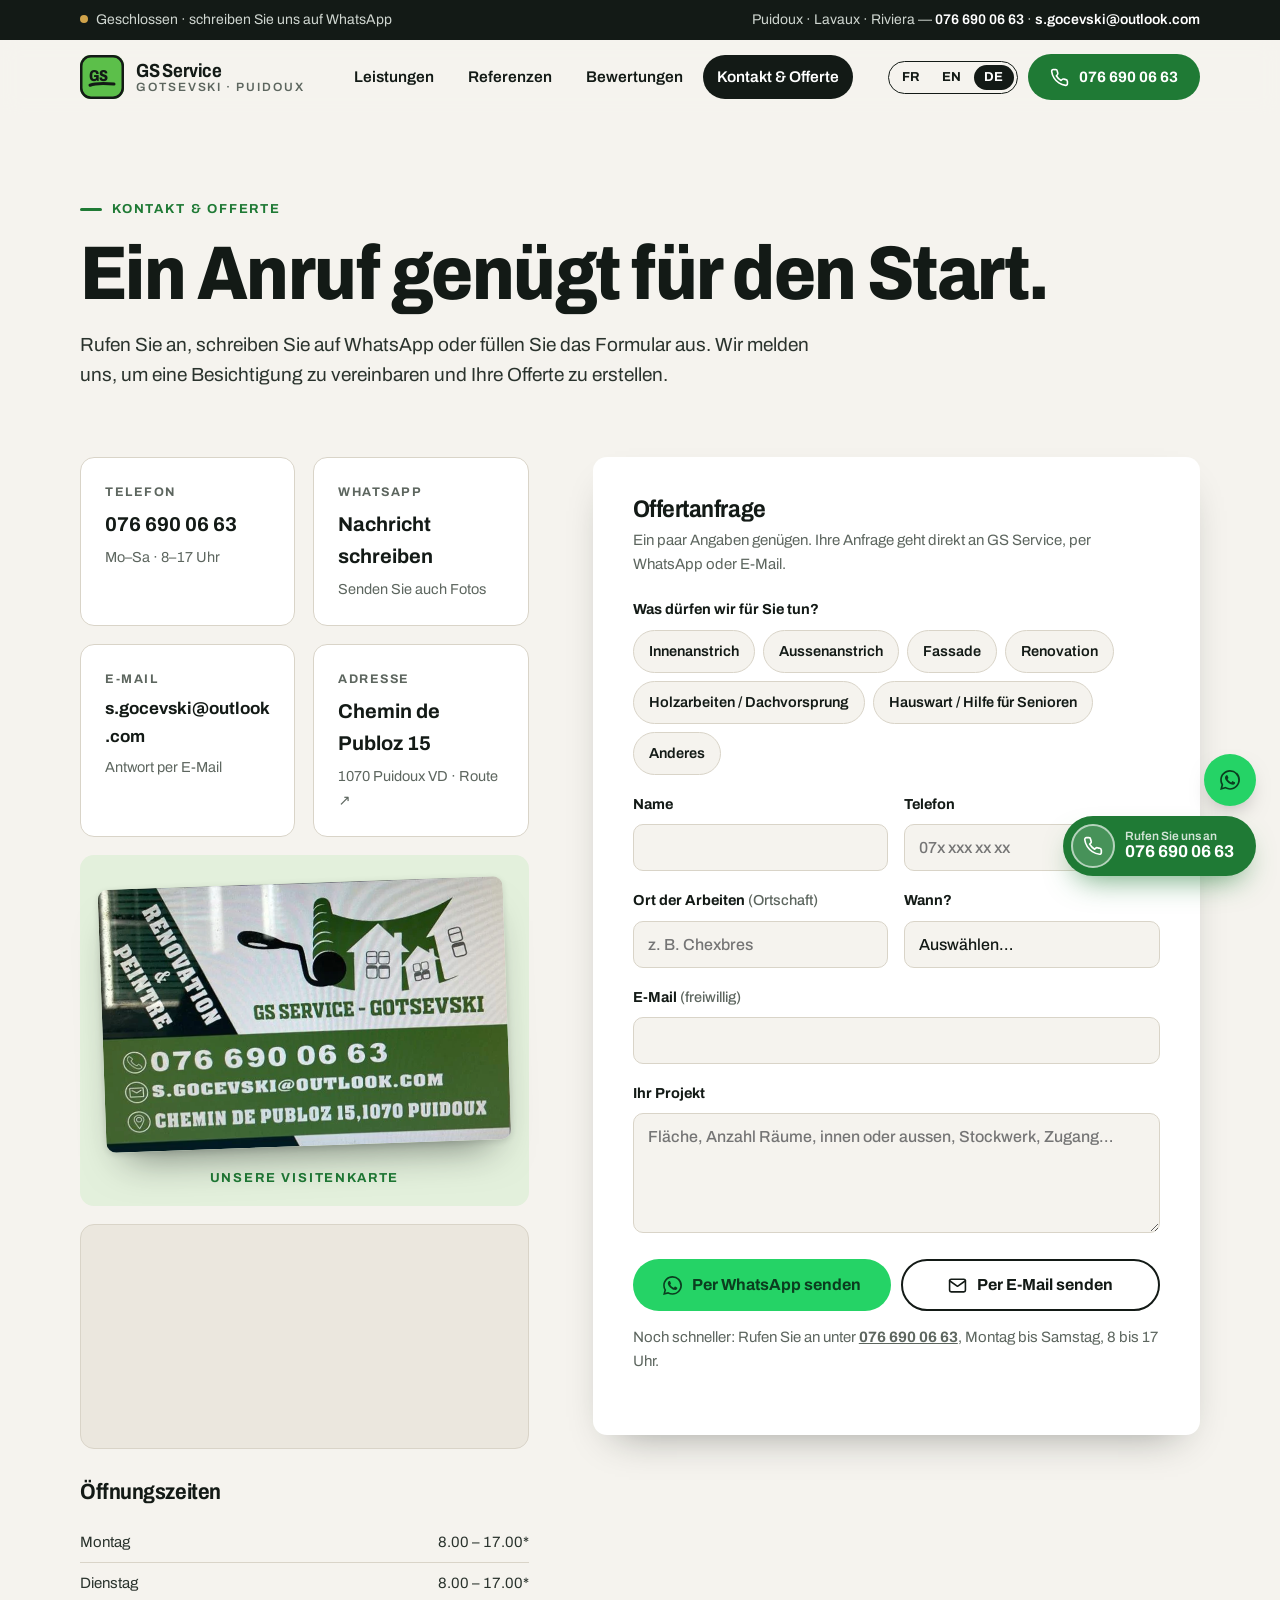
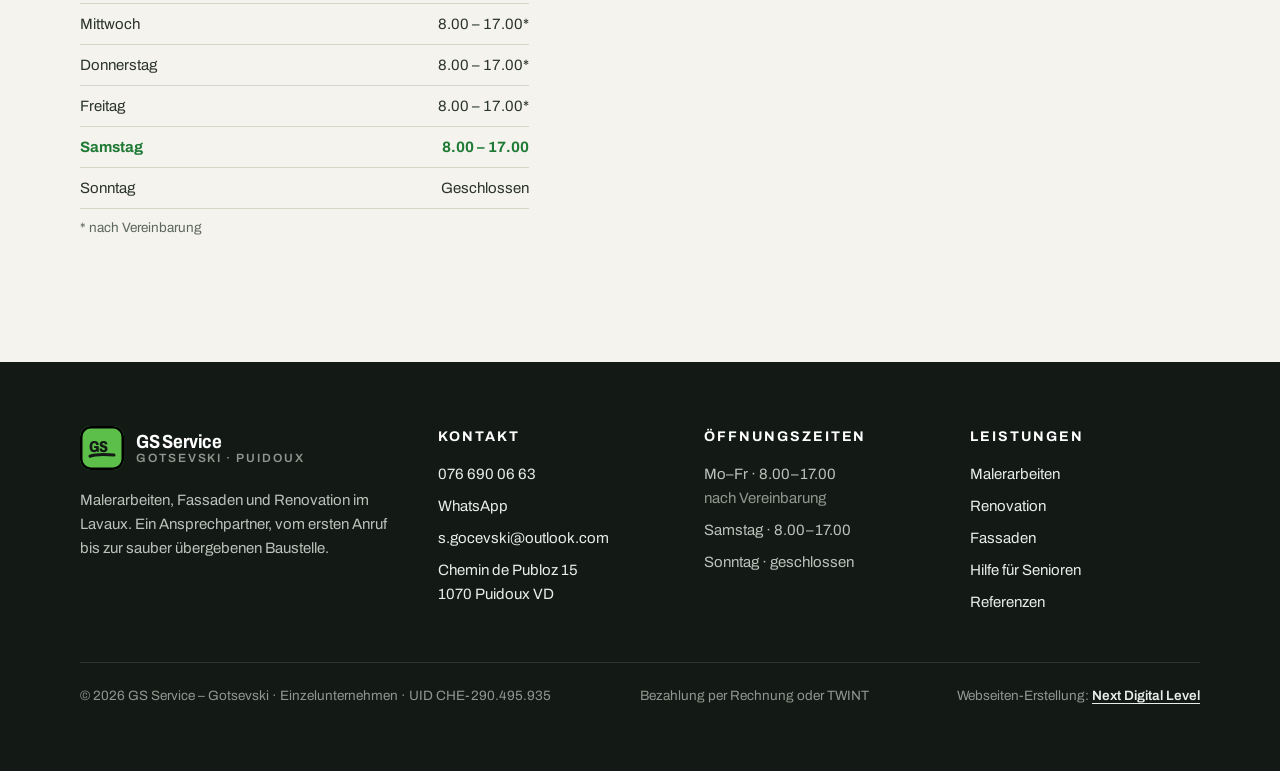
<file: de/contact.html>
<!doctype html>
<html lang="de-CH">
<head>
<meta charset="utf-8">
<meta name="viewport" content="width=device-width, initial-scale=1, viewport-fit=cover">
<title>Kontakt & Offerte – GS Service Gotsevski, Puidoux</title>
<meta name="description" content="Kontaktieren Sie GS Service Gotsevski in Puidoux: 076 690 06 63, WhatsApp oder Offertenformular. Malerarbeiten, Fassaden, Renovation, Hilfe für Senioren. Mo–Sa 8–17 Uhr.">
<link rel="canonical" href="https://welcometothenextlevel.github.io/GS-Service/de/contact">
<meta name="theme-color" content="#131a16">
<meta property="og:type" content="website">
<meta property="og:locale" content="de_CH">
<meta property="og:title" content="Kontakt & Offerte – GS Service Gotsevski, Puidoux">
<meta property="og:description" content="Kontaktieren Sie GS Service Gotsevski in Puidoux: 076 690 06 63, WhatsApp oder Offertenformular. Malerarbeiten, Fassaden, Renovation, Hilfe für Senioren. Mo–Sa 8–17 Uhr.">
<meta property="og:url" content="https://welcometothenextlevel.github.io/GS-Service/de/contact">
<meta property="og:image" content="https://welcometothenextlevel.github.io/GS-Service/img/og.jpg">
<link rel="icon" href="../favicon.svg" type="image/svg+xml">
<link rel="preconnect" href="https://fonts.googleapis.com">
<link rel="preconnect" href="https://fonts.gstatic.com" crossorigin>
<link href="https://fonts.googleapis.com/css2?family=Archivo:wdth,wght@62..125,400..800&display=swap" rel="stylesheet">
<link rel="stylesheet" href="../css/style.css?v=8">
<link rel="alternate" hreflang="fr" href="https://welcometothenextlevel.github.io/GS-Service/contact">
<link rel="alternate" hreflang="en" href="https://welcometothenextlevel.github.io/GS-Service/en/contact">
<link rel="alternate" hreflang="de" href="https://welcometothenextlevel.github.io/GS-Service/de/contact">
<link rel="alternate" hreflang="x-default" href="https://welcometothenextlevel.github.io/GS-Service/contact">
<script type="application/ld+json">
{"@context":"https://schema.org","@type":"HousePainter","name":"GS Service - Gotsevski",
"description":"Innen- und Aussenanstrich, Fassaden, Renovation und Hauswartdienste für Senioren in Puidoux und im Lavaux.",
"url":"https://welcometothenextlevel.github.io/GS-Service/","telephone":"+41 76 690 06 63","email":"s.gocevski@outlook.com","image":"https://welcometothenextlevel.github.io/GS-Service/img/chalet-fini.webp",
"address":{"@type":"PostalAddress","streetAddress":"Chemin de Publoz 15","postalCode":"1070","addressLocality":"Puidoux","addressRegion":"VD","addressCountry":"CH"},
"geo":{"@type":"GeoCoordinates","latitude":46.4907,"longitude":6.7631},
"areaServed":["Puidoux","Chexbres","Rivaz","Saint-Saphorin","Lavaux"],
"paymentAccepted":"Facture, TWINT",
"openingHoursSpecification":[{"@type":"OpeningHoursSpecification","dayOfWeek":["Monday","Tuesday","Wednesday","Thursday","Friday","Saturday"],"opens":"08:00","closes":"17:00"}]}
</script>
</head>
<body>
<div class="topbar"><div class="wrap">
  <div><span class="open-dot"></span><span data-status>Mo–Sa · 8.00–17.00 Uhr</span></div>
  <nav class="lang lang-top" aria-label="Sprache wählen"><a href="../contact" hreflang="fr" lang="fr">FR</a><a href="../en/contact" hreflang="en" lang="en">EN</a><a href="./contact" hreflang="de" lang="de" aria-current="true">DE</a></nav>
  <div class="tb-right">Puidoux · Lavaux · Riviera — <a href="tel:+41766900663">076 690 06 63</a> · <a href="mailto:s.gocevski@outlook.com">s.gocevski@outlook.com</a></div>
</div></div>
<header class="header"><div class="wrap">
  <a class="logo" href="./" aria-label="GS Service – Gotsevski, Startseite"><span class="logo-mark"><svg viewBox="0 0 40 40" aria-hidden="true"><text x="3" y="25" font-family="Archivo,sans-serif" font-weight="800" font-size="21" fill="#131a16" style="font-stretch:80%">GS</text><path d="M4 31c6-2.4 14-3 32-1.6" stroke="#131a16" stroke-width="4" stroke-linecap="round" fill="none"/></svg></span><span class="logo-text"><b>GS Service</b><span>Gotsevski · Puidoux</span></span></a>
  <nav class="nav" id="nav" aria-label="Hauptnavigation">
    <a href="./#services">Leistungen</a>
    <a href="realisations">Referenzen</a>
    <a href="./#avis">Bewertungen</a>
    <a href="contact" aria-current="page">Kontakt & Offerte</a>
  </nav>
  <div class="header-cta">
    <nav class="lang lang-head" aria-label="Sprache wählen"><a href="../contact" hreflang="fr" lang="fr">FR</a><a href="../en/contact" hreflang="en" lang="en">EN</a><a href="./contact" hreflang="de" lang="de" aria-current="true">DE</a></nav>
    <a class="btn btn-green" href="tel:+41766900663" aria-label="076 690 06 63 anrufen"><svg viewBox="0 0 24 24" fill="none" stroke="currentColor" stroke-width="2" stroke-linecap="round" stroke-linejoin="round" aria-hidden="true"><path d="M22 16.9v3a2 2 0 0 1-2.2 2 19.8 19.8 0 0 1-8.6-3.1 19.5 19.5 0 0 1-6-6A19.8 19.8 0 0 1 2.1 4.2 2 2 0 0 1 4.1 2h3a2 2 0 0 1 2 1.7c.1.9.4 1.8.7 2.7a2 2 0 0 1-.5 2.1L8 9.8a16 16 0 0 0 6 6l1.3-1.3a2 2 0 0 1 2.1-.5c.9.3 1.8.6 2.7.7a2 2 0 0 1 1.7 2z"/></svg><span class="lbl">076 690 06 63</span></a>
    <button class="burger" aria-label="Menu" aria-expanded="false" aria-controls="nav"><svg viewBox="0 0 24 24" fill="none" stroke="currentColor" stroke-width="2" stroke-linecap="round" aria-hidden="true"><path d="M4 7h16M4 12h16M4 17h16"/></svg></button>
  </div>
</div></header>
<main>
<section class="page-hero"><div class="wrap">
  <span class="eyebrow">Kontakt & Offerte</span>
  <h1>Ein Anruf genügt für den Start.</h1>
  <p>Rufen Sie an, schreiben Sie auf WhatsApp oder füllen Sie das Formular aus. Wir melden uns, um eine Besichtigung zu vereinbaren und Ihre Offerte zu erstellen.</p>
</div></section>
<section style="padding-bottom:clamp(64px,9vw,110px)"><div class="wrap qgrid">
  <div>
    <div class="contact-grid">
      <a class="c-card" href="tel:+41766900663"><small>Telefon</small><b>076 690 06 63</b><span>Mo–Sa · 8–17 Uhr</span></a>
      <a class="c-card" href="https://wa.me/41766900663" target="_blank" rel="noopener"><small>WhatsApp</small><b>Nachricht schreiben</b><span>Senden Sie auch Fotos</span></a>
      <a class="c-card" href="mailto:s.gocevski@outlook.com"><small>E-Mail</small><b style="font-size:17px">s.gocevski@outlook.com</b><span>Antwort per E-Mail</span></a>
      <a class="c-card" href="https://www.google.com/maps/search/?api=1&query=Chemin+de+Publoz+15,+1070+Puidoux" target="_blank" rel="noopener"><small>Adresse</small><b>Chemin de Publoz 15</b><span>1070 Puidoux VD · Route ↗</span></a>
    </div>
    <figure class="bizcard bizcard-sm"><img src="../img/carte-de-visite.webp" width="724" height="470" alt="Visitenkarte von GS Service – Gotsevski: Renovation und Malerarbeiten, 076 690 06 63, s.gocevski@outlook.com, Chemin de Publoz 15, 1070 Puidoux" loading="lazy" decoding="async"><figcaption>Unsere Visitenkarte</figcaption></figure>
    <div class="map"><iframe title="Karte: Chemin de Publoz 15, 1070 Puidoux" loading="lazy" src="https://www.google.com/maps?q=Chemin+de+Publoz+15,+1070+Puidoux&z=15&output=embed"></iframe></div>
    <h3 style="font-size:22px;margin:32px 0 6px">Öffnungszeiten</h3>
    <div class="hours"><table>
  <tr data-day="1"><td>Montag</td><td>8.00 – 17.00*</td></tr>
  <tr data-day="2"><td>Dienstag</td><td>8.00 – 17.00*</td></tr>
  <tr data-day="3"><td>Mittwoch</td><td>8.00 – 17.00*</td></tr>
  <tr data-day="4"><td>Donnerstag</td><td>8.00 – 17.00*</td></tr>
  <tr data-day="5"><td>Freitag</td><td>8.00 – 17.00*</td></tr>
  <tr data-day="6"><td>Samstag</td><td>8.00 – 17.00</td></tr>
  <tr data-day="0"><td>Sonntag</td><td>Geschlossen</td></tr>
</table><p class="note">* nach Vereinbarung</p></div>
  </div>
  <div><form class="form" id="devis" novalidate>
  <h3>Offertanfrage</h3>
  <p>Ein paar Angaben genügen. Ihre Anfrage geht direkt an GS Service, per WhatsApp oder E-Mail.</p>
  <p class="form-error" role="alert">Bitte geben Sie Ihren Namen und Ihre Telefonnummer an.</p>
  <fieldset class="field"><legend>Was dürfen wir für Sie tun?</legend><div class="chips">
<label><input type="checkbox" name="service" value="Peinture intérieure"><span>Innenanstrich</span></label>
<label><input type="checkbox" name="service" value="Peinture extérieure"><span>Aussenanstrich</span></label>
<label><input type="checkbox" name="service" value="Façade"><span>Fassade</span></label>
<label><input type="checkbox" name="service" value="Rénovation"><span>Renovation</span></label>
<label><input type="checkbox" name="service" value="Boiseries / avant-toit"><span>Holzarbeiten / Dachvorsprung</span></label>
<label><input type="checkbox" name="service" value="Homme à tout faire / aide aux aînés"><span>Hauswart / Hilfe für Senioren</span></label>
<label><input type="checkbox" name="service" value="Autre"><span>Anderes</span></label>
  </div></fieldset>
  <div class="row2">
    <div class="field"><label for="f-name">Name</label><input type="text" id="f-name" name="name" autocomplete="name" required></div>
    <div class="field"><label for="f-tel">Telefon</label><input type="tel" id="f-tel" name="tel" autocomplete="tel" inputmode="tel" placeholder="07x xxx xx xx" required></div>
  </div>
  <div class="row2">
    <div class="field"><label for="f-lieu">Ort der Arbeiten <em>(Ortschaft)</em></label><input type="text" id="f-lieu" name="lieu" placeholder="z. B. Chexbres"></div>
    <div class="field"><label for="f-delai">Wann?</label><select id="f-delai" name="delai"><option value="">Auswählen…</option><option>So bald wie möglich</option><option>Innerhalb eines Monats</option><option>In 1 bis 3 Monaten</option><option>Noch offen</option></select></div>
  </div>
  <div class="field"><label for="f-email">E-Mail <em>(freiwillig)</em></label><input type="email" id="f-email" name="email" autocomplete="email"></div>
  <div class="field"><label for="f-msg">Ihr Projekt</label><textarea id="f-msg" name="message" placeholder="Fläche, Anzahl Räume, innen oder aussen, Stockwerk, Zugang…"></textarea></div>
  <div class="form-actions">
    <button class="btn btn-wa" type="submit"><svg viewBox="0 0 24 24" fill="currentColor" aria-hidden="true"><path d="M17.5 14.4c-.3-.1-1.8-.9-2-1-.3-.1-.5-.1-.7.1-.2.3-.8 1-.9 1.2-.2.2-.3.2-.6.1-.3-.1-1.3-.5-2.4-1.5-.9-.8-1.5-1.8-1.7-2.1-.2-.3 0-.5.1-.6l.4-.5c.2-.2.2-.3.3-.5.1-.2 0-.4 0-.5l-.9-2.2c-.2-.6-.5-.5-.7-.5h-.6c-.2 0-.5.1-.8.4-.3.3-1 1-1 2.5s1.1 2.9 1.2 3.1c.1.2 2.1 3.2 5.1 4.5.7.3 1.3.5 1.7.6.7.2 1.4.2 1.9.1.6-.1 1.8-.7 2-1.4.2-.7.2-1.3.2-1.4-.1-.2-.3-.3-.6-.4zM12 21.8c-1.8 0-3.5-.5-5-1.4l-.4-.2-3.7 1 1-3.6-.2-.4a9.8 9.8 0 0 1-1.5-5.2c0-5.4 4.4-9.8 9.8-9.8 2.6 0 5.1 1 6.9 2.9a9.7 9.7 0 0 1 2.9 6.9c0 5.4-4.4 9.8-9.8 9.8zm8.4-18.2A11.8 11.8 0 0 0 12 0C5.5 0 .2 5.3.2 11.9c0 2.1.5 4.1 1.6 5.9L.1 24l6.3-1.7c1.7.9 3.7 1.4 5.7 1.4 6.5 0 11.9-5.3 11.9-11.9 0-3.2-1.2-6.2-3.5-8.4z"/></svg> Per WhatsApp senden</button>
    <button class="btn btn-line" type="button" data-mail><svg viewBox="0 0 24 24" fill="none" stroke="currentColor" stroke-width="2" stroke-linecap="round" stroke-linejoin="round" aria-hidden="true"><rect x="2" y="4" width="20" height="16" rx="2"/><path d="m22 6-10 7L2 6"/></svg> Per E-Mail senden</button>
  </div>
  <p class="form-note">Noch schneller: Rufen Sie an unter <a href="tel:+41766900663"><b>076 690 06 63</b></a>, Montag bis Samstag, 8 bis 17 Uhr.</p>
</form></div>
</div></section>
</main>
<footer class="footer"><div class="wrap">
  <div class="footer-grid">
    <div>
      <a class="logo" href="./"><span class="logo-mark"><svg viewBox="0 0 40 40" aria-hidden="true"><text x="3" y="25" font-family="Archivo,sans-serif" font-weight="800" font-size="21" fill="#131a16" style="font-stretch:80%">GS</text><path d="M4 31c6-2.4 14-3 32-1.6" stroke="#131a16" stroke-width="4" stroke-linecap="round" fill="none"/></svg></span><span class="logo-text"><b style="color:#fff">GS Service</b><span>Gotsevski · Puidoux</span></span></a>
      <p style="margin-top:18px;max-width:22em">Malerarbeiten, Fassaden und Renovation im Lavaux. Ein Ansprechpartner, vom ersten Anruf bis zur sauber übergebenen Baustelle.</p>
    </div>
    <div>
      <h4>Kontakt</h4>
      <ul>
        <li><a href="tel:+41766900663">076 690 06 63</a></li>
        <li><a href="https://wa.me/41766900663" target="_blank" rel="noopener">WhatsApp</a></li>
        <li><a href="mailto:s.gocevski@outlook.com">s.gocevski@outlook.com</a></li>
        <li><a href="https://www.google.com/maps/search/?api=1&query=Chemin+de+Publoz+15,+1070+Puidoux" target="_blank" rel="noopener">Chemin de Publoz 15<br>1070 Puidoux VD</a></li>
      </ul>
    </div>
    <div>
      <h4>Öffnungszeiten</h4>
      <ul>
        <li>Mo–Fr · 8.00–17.00<br><span style="color:#8d978f">nach Vereinbarung</span></li>
        <li>Samstag · 8.00–17.00</li>
        <li>Sonntag · geschlossen</li>
      </ul>
    </div>
    <div>
      <h4>Leistungen</h4>
      <ul>
        <li><a href="./#services">Malerarbeiten</a></li>
        <li><a href="./#services">Renovation</a></li>
        <li><a href="./#services">Fassaden</a></li>
        <li><a href="./#services">Hilfe für Senioren</a></li>
        <li><a href="realisations">Referenzen</a></li>
      </ul>
    </div>
  </div>
  <div class="footer-bottom">
    <span>© <span data-year>2026</span> GS Service – Gotsevski · Einzelunternehmen · UID CHE-290.495.935</span>
    <span>Bezahlung per Rechnung oder TWINT</span>
    <span class="credit">Webseiten-Erstellung: <a href="https://nextdigitalevel.com/">Next Digital Level</a></span>
  </div>
</div></footer>
<div class="dock" role="complementary" aria-label="Schnellkontakt">
  <a class="d-wa" href="https://wa.me/41766900663" target="_blank" rel="noopener" aria-label="Auf WhatsApp schreiben"><svg viewBox="0 0 24 24" fill="currentColor" aria-hidden="true"><path d="M17.5 14.4c-.3-.1-1.8-.9-2-1-.3-.1-.5-.1-.7.1-.2.3-.8 1-.9 1.2-.2.2-.3.2-.6.1-.3-.1-1.3-.5-2.4-1.5-.9-.8-1.5-1.8-1.7-2.1-.2-.3 0-.5.1-.6l.4-.5c.2-.2.2-.3.3-.5.1-.2 0-.4 0-.5l-.9-2.2c-.2-.6-.5-.5-.7-.5h-.6c-.2 0-.5.1-.8.4-.3.3-1 1-1 2.5s1.1 2.9 1.2 3.1c.1.2 2.1 3.2 5.1 4.5.7.3 1.3.5 1.7.6.7.2 1.4.2 1.9.1.6-.1 1.8-.7 2-1.4.2-.7.2-1.3.2-1.4-.1-.2-.3-.3-.6-.4zM12 21.8c-1.8 0-3.5-.5-5-1.4l-.4-.2-3.7 1 1-3.6-.2-.4a9.8 9.8 0 0 1-1.5-5.2c0-5.4 4.4-9.8 9.8-9.8 2.6 0 5.1 1 6.9 2.9a9.7 9.7 0 0 1 2.9 6.9c0 5.4-4.4 9.8-9.8 9.8zm8.4-18.2A11.8 11.8 0 0 0 12 0C5.5 0 .2 5.3.2 11.9c0 2.1.5 4.1 1.6 5.9L.1 24l6.3-1.7c1.7.9 3.7 1.4 5.7 1.4 6.5 0 11.9-5.3 11.9-11.9 0-3.2-1.2-6.2-3.5-8.4z"/></svg></a>
  <a class="d-call" href="tel:+41766900663"><span class="ring"><svg viewBox="0 0 24 24" fill="none" stroke="currentColor" stroke-width="2" stroke-linecap="round" stroke-linejoin="round" aria-hidden="true"><path d="M22 16.9v3a2 2 0 0 1-2.2 2 19.8 19.8 0 0 1-8.6-3.1 19.5 19.5 0 0 1-6-6A19.8 19.8 0 0 1 2.1 4.2 2 2 0 0 1 4.1 2h3a2 2 0 0 1 2 1.7c.1.9.4 1.8.7 2.7a2 2 0 0 1-.5 2.1L8 9.8a16 16 0 0 0 6 6l1.3-1.3a2 2 0 0 1 2.1-.5c.9.3 1.8.6 2.7.7a2 2 0 0 1 1.7 2z"/></svg></span><span class="t"><small>Rufen Sie uns an</small>076 690 06 63</span></a>
  <a class="d-quote" href="contact#devis"><svg viewBox="0 0 24 24" fill="none" stroke="currentColor" stroke-width="2" stroke-linecap="round" stroke-linejoin="round" aria-hidden="true"><path d="M14 2H6a2 2 0 0 0-2 2v16a2 2 0 0 0 2 2h12a2 2 0 0 0 2-2V8z"/><path d="M14 2v6h6M8 13h8M8 17h5"/></svg> Offerte</a>
</div>
<script src="../js/main.js?v=3" defer></script>
</body>
</html>
</file>
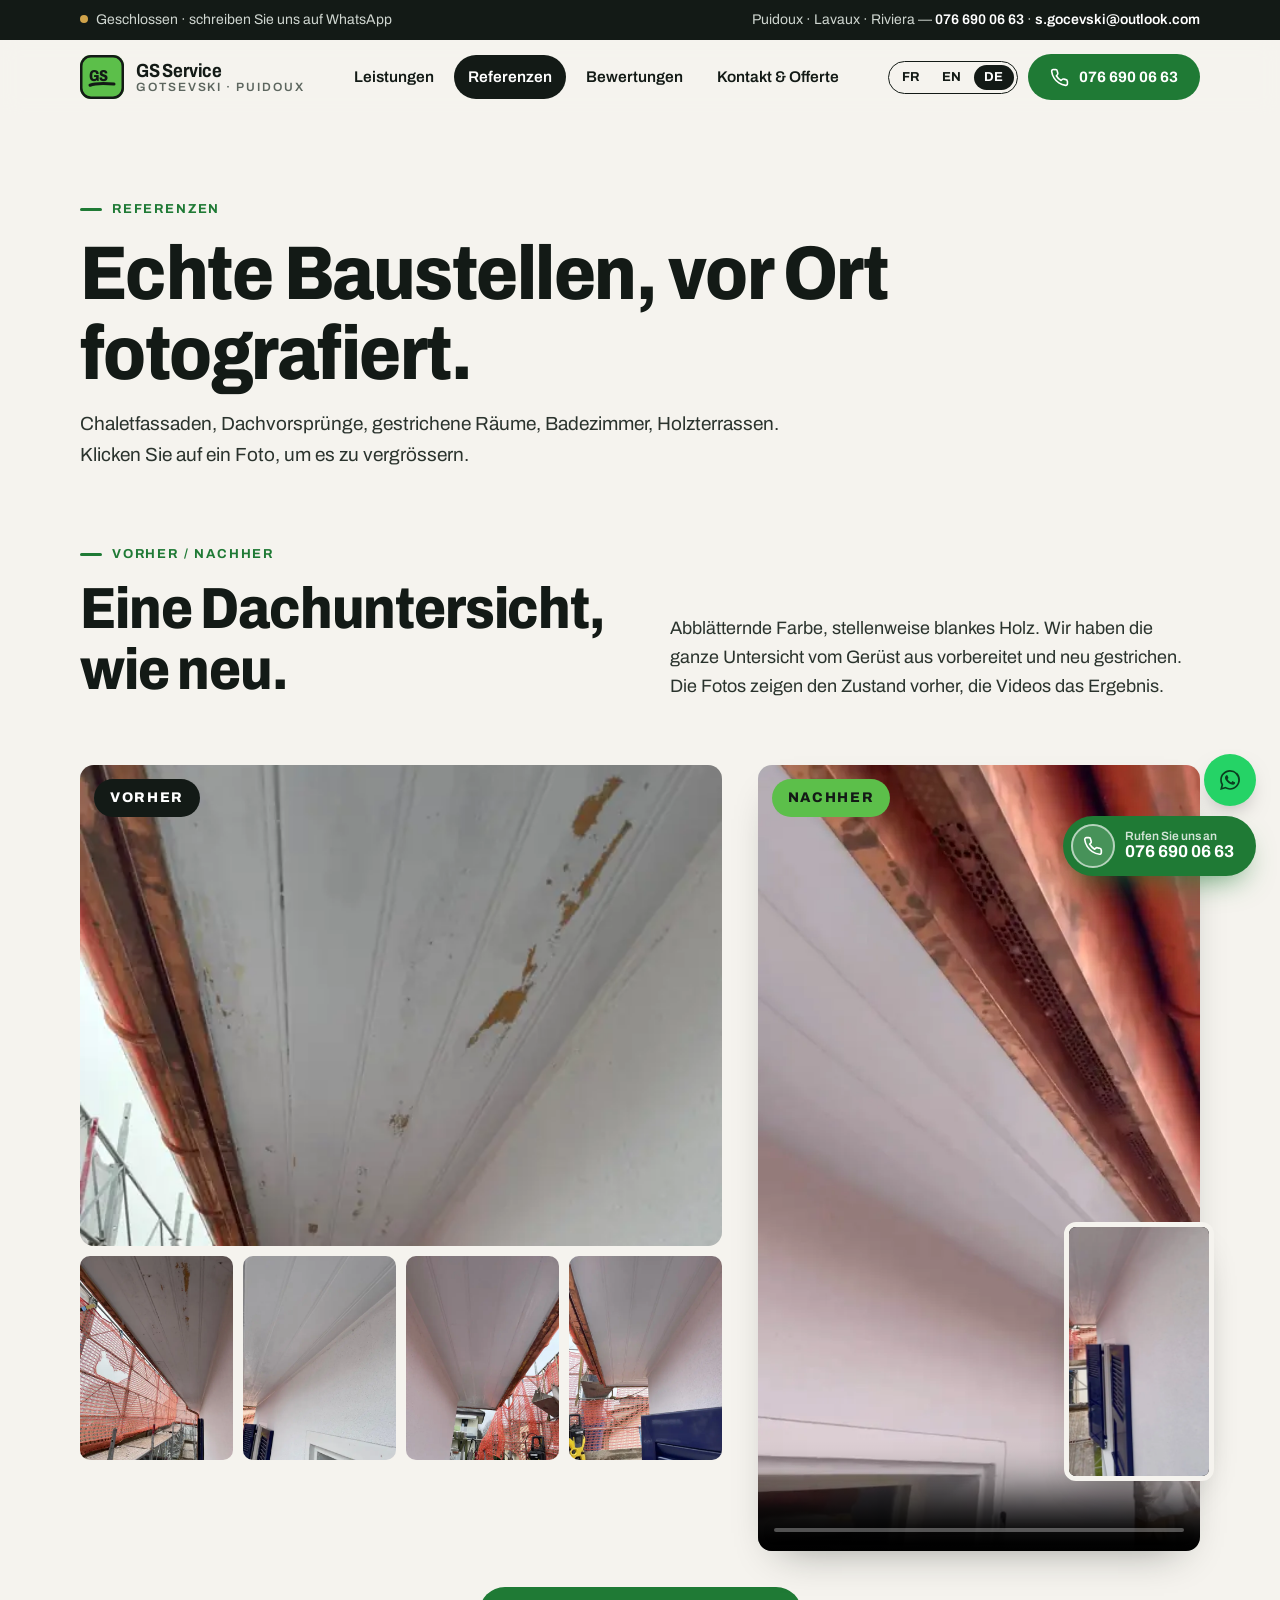
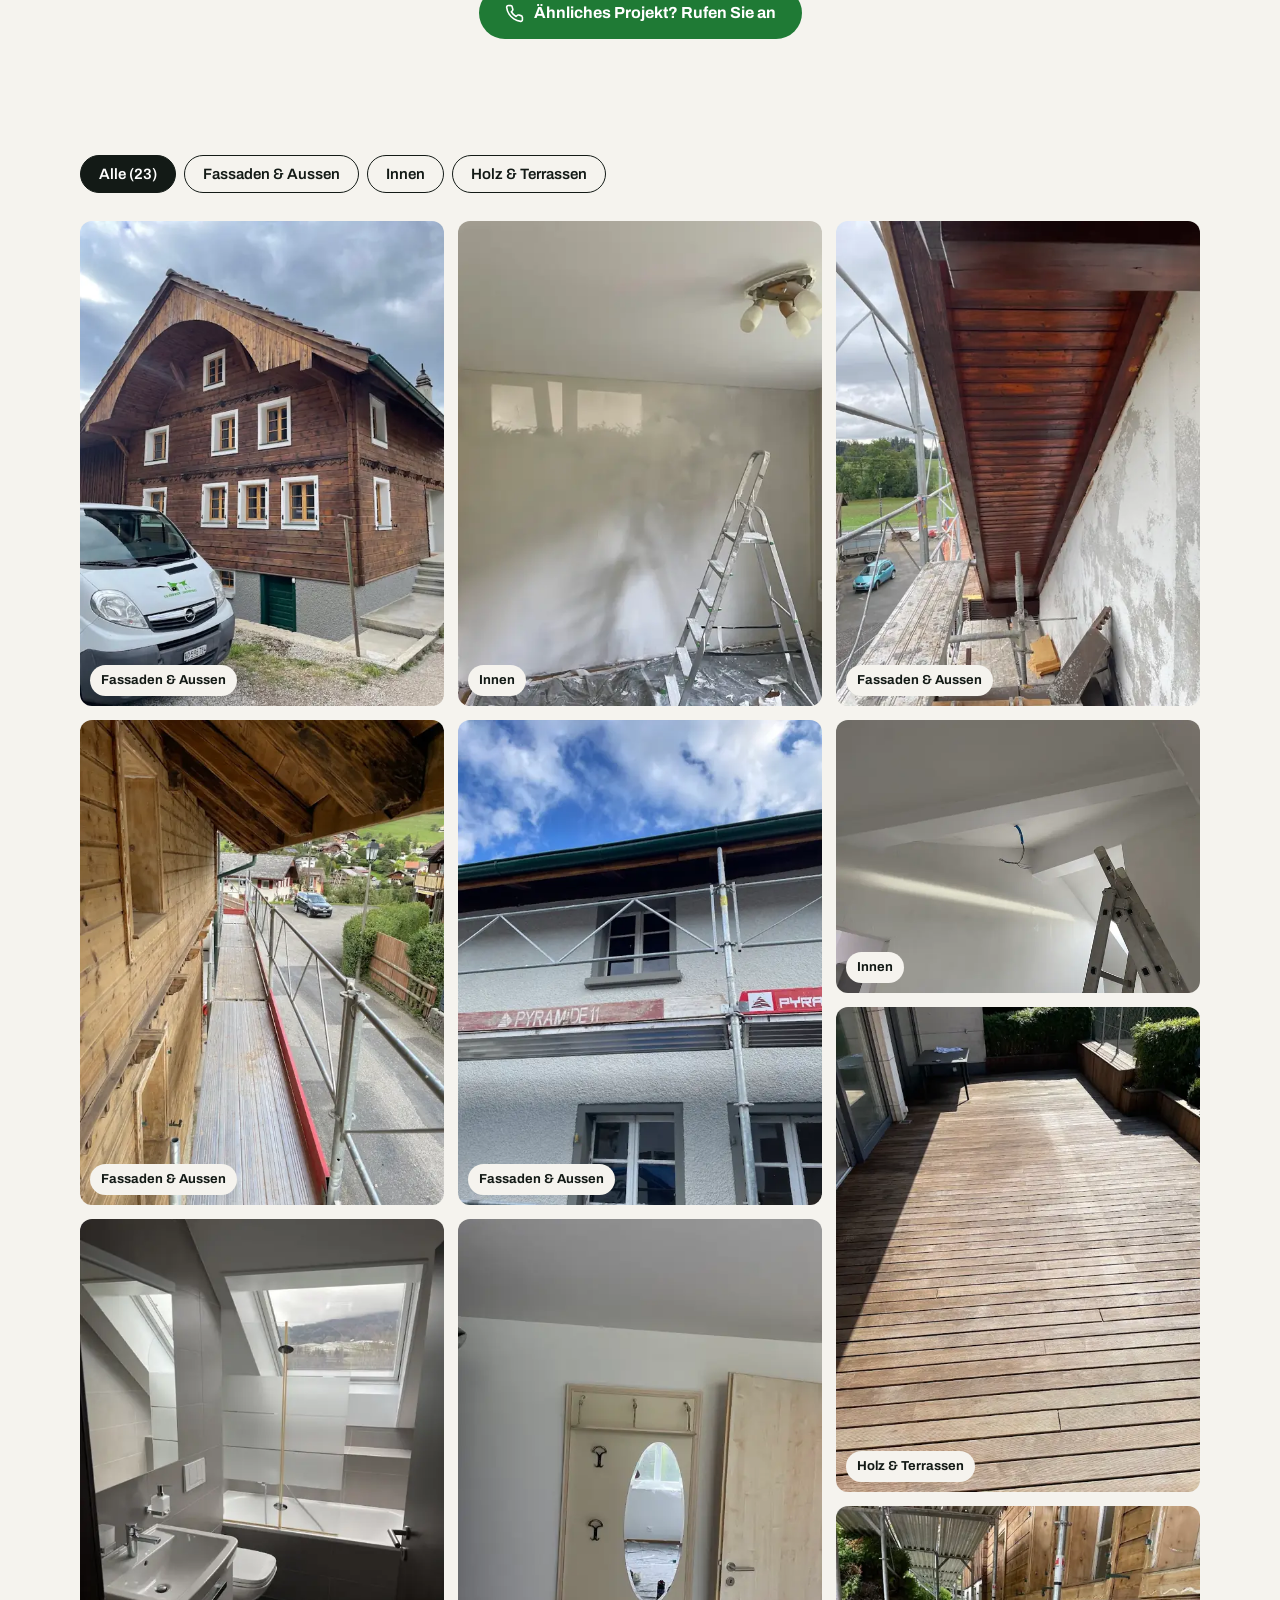
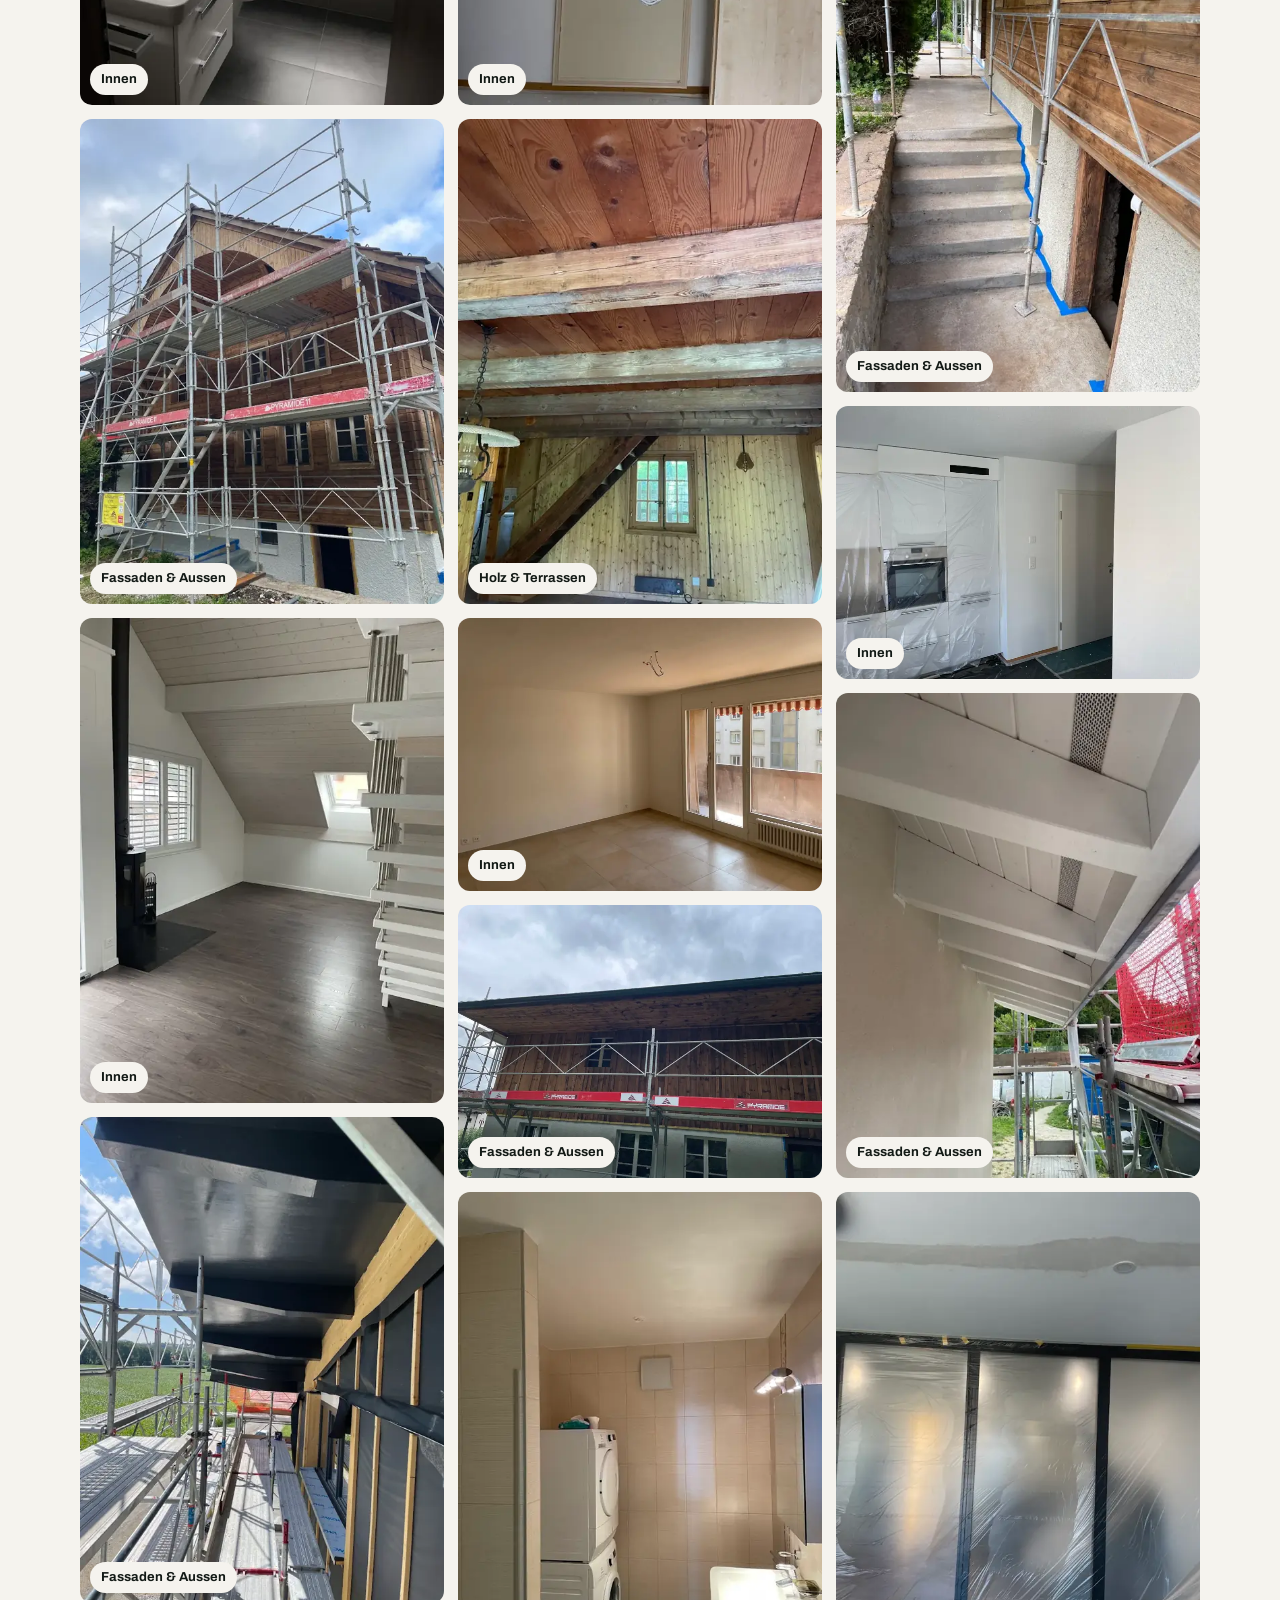
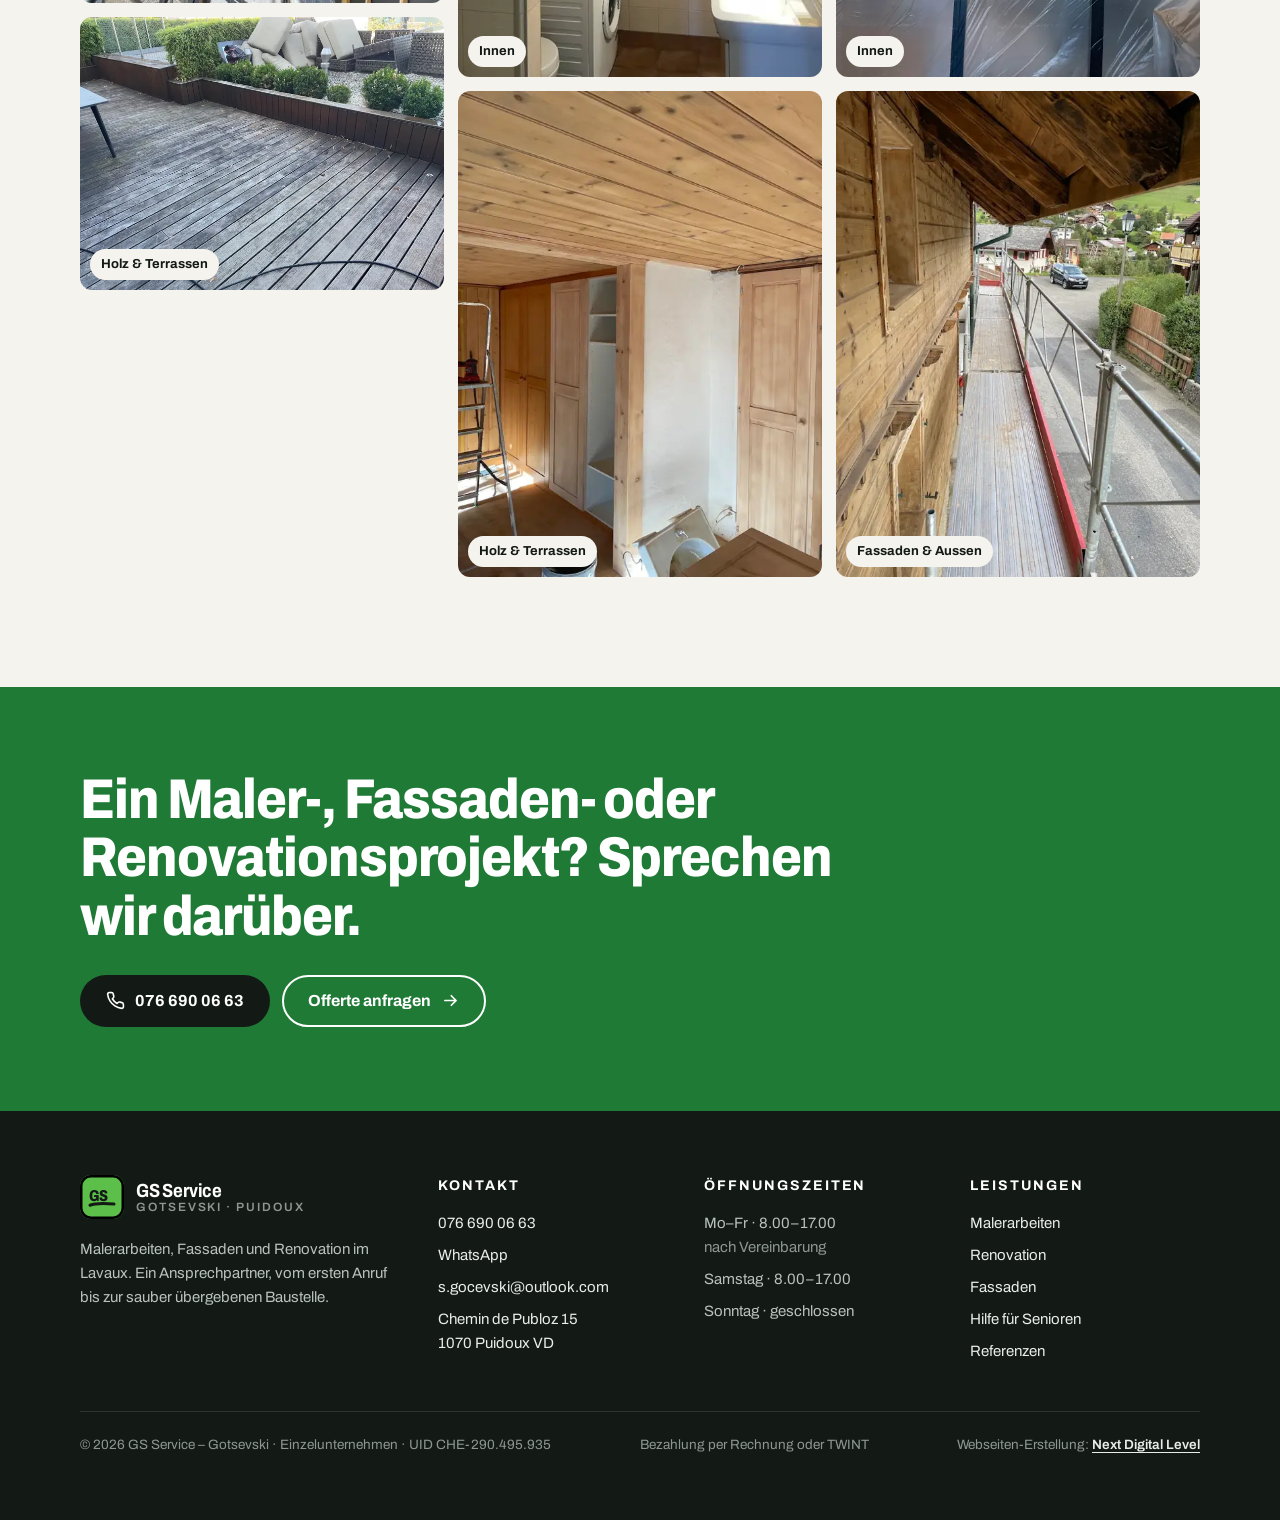
<file: de/realisations.html>
<!doctype html>
<html lang="de-CH">
<head>
<meta charset="utf-8">
<meta name="viewport" content="width=device-width, initial-scale=1, viewport-fit=cover">
<title>Referenzen – GS Service Gotsevski, Maler in Puidoux</title>
<meta name="description" content="Baustellenfotos von GS Service Gotsevski: Holzfassaden, Dachvorsprünge, Innenräume, Badezimmer, Terrassen. Puidoux und Lavaux. 076 690 06 63.">
<link rel="canonical" href="https://welcometothenextlevel.github.io/GS-Service/de/realisations">
<meta name="theme-color" content="#131a16">
<meta property="og:type" content="website">
<meta property="og:locale" content="de_CH">
<meta property="og:title" content="Referenzen – GS Service Gotsevski, Maler in Puidoux">
<meta property="og:description" content="Baustellenfotos von GS Service Gotsevski: Holzfassaden, Dachvorsprünge, Innenräume, Badezimmer, Terrassen. Puidoux und Lavaux. 076 690 06 63.">
<meta property="og:url" content="https://welcometothenextlevel.github.io/GS-Service/de/realisations">
<meta property="og:image" content="https://welcometothenextlevel.github.io/GS-Service/img/og.jpg">
<link rel="icon" href="../favicon.svg" type="image/svg+xml">
<link rel="preconnect" href="https://fonts.googleapis.com">
<link rel="preconnect" href="https://fonts.gstatic.com" crossorigin>
<link href="https://fonts.googleapis.com/css2?family=Archivo:wdth,wght@62..125,400..800&display=swap" rel="stylesheet">
<link rel="stylesheet" href="../css/style.css?v=8">
<link rel="alternate" hreflang="fr" href="https://welcometothenextlevel.github.io/GS-Service/realisations">
<link rel="alternate" hreflang="en" href="https://welcometothenextlevel.github.io/GS-Service/en/realisations">
<link rel="alternate" hreflang="de" href="https://welcometothenextlevel.github.io/GS-Service/de/realisations">
<link rel="alternate" hreflang="x-default" href="https://welcometothenextlevel.github.io/GS-Service/realisations">
</head>
<body>
<div class="topbar"><div class="wrap">
  <div><span class="open-dot"></span><span data-status>Mo–Sa · 8.00–17.00 Uhr</span></div>
  <nav class="lang lang-top" aria-label="Sprache wählen"><a href="../realisations" hreflang="fr" lang="fr">FR</a><a href="../en/realisations" hreflang="en" lang="en">EN</a><a href="./realisations" hreflang="de" lang="de" aria-current="true">DE</a></nav>
  <div class="tb-right">Puidoux · Lavaux · Riviera — <a href="tel:+41766900663">076 690 06 63</a> · <a href="mailto:s.gocevski@outlook.com">s.gocevski@outlook.com</a></div>
</div></div>
<header class="header"><div class="wrap">
  <a class="logo" href="./" aria-label="GS Service – Gotsevski, Startseite"><span class="logo-mark"><svg viewBox="0 0 40 40" aria-hidden="true"><text x="3" y="25" font-family="Archivo,sans-serif" font-weight="800" font-size="21" fill="#131a16" style="font-stretch:80%">GS</text><path d="M4 31c6-2.4 14-3 32-1.6" stroke="#131a16" stroke-width="4" stroke-linecap="round" fill="none"/></svg></span><span class="logo-text"><b>GS Service</b><span>Gotsevski · Puidoux</span></span></a>
  <nav class="nav" id="nav" aria-label="Hauptnavigation">
    <a href="./#services">Leistungen</a>
    <a href="realisations" aria-current="page">Referenzen</a>
    <a href="./#avis">Bewertungen</a>
    <a href="contact">Kontakt & Offerte</a>
  </nav>
  <div class="header-cta">
    <nav class="lang lang-head" aria-label="Sprache wählen"><a href="../realisations" hreflang="fr" lang="fr">FR</a><a href="../en/realisations" hreflang="en" lang="en">EN</a><a href="./realisations" hreflang="de" lang="de" aria-current="true">DE</a></nav>
    <a class="btn btn-green" href="tel:+41766900663" aria-label="076 690 06 63 anrufen"><svg viewBox="0 0 24 24" fill="none" stroke="currentColor" stroke-width="2" stroke-linecap="round" stroke-linejoin="round" aria-hidden="true"><path d="M22 16.9v3a2 2 0 0 1-2.2 2 19.8 19.8 0 0 1-8.6-3.1 19.5 19.5 0 0 1-6-6A19.8 19.8 0 0 1 2.1 4.2 2 2 0 0 1 4.1 2h3a2 2 0 0 1 2 1.7c.1.9.4 1.8.7 2.7a2 2 0 0 1-.5 2.1L8 9.8a16 16 0 0 0 6 6l1.3-1.3a2 2 0 0 1 2.1-.5c.9.3 1.8.6 2.7.7a2 2 0 0 1 1.7 2z"/></svg><span class="lbl">076 690 06 63</span></a>
    <button class="burger" aria-label="Menu" aria-expanded="false" aria-controls="nav"><svg viewBox="0 0 24 24" fill="none" stroke="currentColor" stroke-width="2" stroke-linecap="round" aria-hidden="true"><path d="M4 7h16M4 12h16M4 17h16"/></svg></button>
  </div>
</div></header>
<main>
<section class="page-hero"><div class="wrap">
  <span class="eyebrow">Referenzen</span>
  <h1>Echte Baustellen, vor Ort fotografiert.</h1>
  <p>Chaletfassaden, Dachvorsprünge, gestrichene Räume, Badezimmer, Holzterrassen. Klicken Sie auf ein Foto, um es zu vergrössern.</p>
</div></section>
<section class="section ba-sec" id="avant-apres" style="padding-top:0"><div class="wrap">
  <div class="section-head">
    <div><span class="eyebrow">Vorher / nachher</span><h2>Eine Dachuntersicht, wie neu.</h2></div>
    <p>Abblätternde Farbe, stellenweise blankes Holz. Wir haben die ganze Untersicht vom Gerüst aus vorbereitet und neu gestrichen. Die Fotos zeigen den Zustand vorher, die Videos das Ergebnis.</p>
  </div>
  <div class="ba">
    <div class="ba-before rv">
      <span class="ba-tag">Vorher</span>
      <div class="ba-grid" data-lb>
        <a class="ba-main" href="../img/avant-sous-face-1.webp" data-caption="Vorher – Abblätternde Farbe entlang der ganzen Untersicht"><img src="../img/avant-sous-face-1.webp" srcset="../img/avant-sous-face-1-sm.webp 720w, ../img/avant-sous-face-1.webp 1400w" sizes="(max-width:900px) 100vw, 640px" alt="Dachuntersicht mit abblätternder Farbe, vor den Arbeiten" loading="lazy" decoding="async"></a>
        <a href="../img/avant-sous-face-2.webp" data-caption="Vorher – Abblätternde Untersicht, stellenweise blankes Holz"><img src="../img/avant-sous-face-2.webp" srcset="../img/avant-sous-face-2-sm.webp 720w, ../img/avant-sous-face-2.webp 1400w" sizes="(max-width:900px) 25vw, 160px" alt="Abblätternde Untersicht, stellenweise blankes Holz" loading="lazy" decoding="async"></a><a href="../img/avant-sous-face-3.webp" data-caption="Vorher – Untersicht in Vorbereitung"><img src="../img/avant-sous-face-3.webp" srcset="../img/avant-sous-face-3-sm.webp 720w, ../img/avant-sous-face-3.webp 1400w" sizes="(max-width:900px) 25vw, 160px" alt="Untersicht in Vorbereitung" loading="lazy" decoding="async"></a><a href="../img/avant-sous-face-4.webp" data-caption="Vorher – Untersicht und Kupferrinne während der Arbeiten"><img src="../img/avant-sous-face-4.webp" srcset="../img/avant-sous-face-4-sm.webp 720w, ../img/avant-sous-face-4.webp 1400w" sizes="(max-width:900px) 25vw, 160px" alt="Untersicht und Kupferrinne während der Arbeiten" loading="lazy" decoding="async"></a><a href="../img/avant-sous-face-5.webp" data-caption="Vorher – Untersicht vom Gerüst aus während der Arbeiten"><img src="../img/avant-sous-face-5.webp" srcset="../img/avant-sous-face-5-sm.webp 720w, ../img/avant-sous-face-5.webp 1400w" sizes="(max-width:900px) 25vw, 160px" alt="Untersicht vom Gerüst aus während der Arbeiten" loading="lazy" decoding="async"></a>
      </div>
    </div>
    <div class="ba-after rv">
      <span class="ba-tag ba-tag-after">Nachher</span>
      <figure class="ba-video">
        <video data-autoplay muted loop playsinline controls preload="none" poster="../img/apres-sous-face-poster.webp" aria-label="Video: die fertige Untersicht, weiss gestrichen">
          <source src="../video/apres-sous-face.mp4" type="../video/mp4">
        </video>
        <div class="ba-clip"><video data-autoplay muted loop playsinline preload="none" poster="../img/apres-sous-face-court-poster.webp" aria-label="Kurzer Ausschnitt: Fassade und Fensterläden nach den Arbeiten"><source src="../video/apres-sous-face-court.mp4" type="../video/mp4"></video></div>
      </figure>
    </div>
  </div>
  <div class="center-cta"><a class="btn btn-green" href="tel:+41766900663"><svg viewBox="0 0 24 24" fill="none" stroke="currentColor" stroke-width="2" stroke-linecap="round" stroke-linejoin="round" aria-hidden="true"><path d="M22 16.9v3a2 2 0 0 1-2.2 2 19.8 19.8 0 0 1-8.6-3.1 19.5 19.5 0 0 1-6-6A19.8 19.8 0 0 1 2.1 4.2 2 2 0 0 1 4.1 2h3a2 2 0 0 1 2 1.7c.1.9.4 1.8.7 2.7a2 2 0 0 1-.5 2.1L8 9.8a16 16 0 0 0 6 6l1.3-1.3a2 2 0 0 1 2.1-.5c.9.3 1.8.6 2.7.7a2 2 0 0 1 1.7 2z"/></svg> Ähnliches Projekt? Rufen Sie an</a></div>
</div></section>
<section style="padding-bottom:clamp(64px,9vw,110px)"><div class="wrap">
  <div class="filters" role="group" aria-label="Fotos filtern">
    <button data-filter="all" aria-pressed="true">Alle (23)</button>
    <button data-filter="ext" aria-pressed="false">Fassaden & Aussen</button>
    <button data-filter="int" aria-pressed="false">Innen</button>
    <button data-filter="bois" aria-pressed="false">Holz & Terrassen</button>
  </div>
  <div class="gallery" data-lb>
<a href="../img/chalet-fini.webp" data-cat="ext" data-caption="Holzchalet nach den Arbeiten" class="rv"><img src="../img/chalet-fini.webp" srcset="../img/chalet-fini-sm.webp 720w, ../img/chalet-fini.webp 1400w" sizes="(max-width:520px) 50vw, 33vw" alt="Holzchalet nach den Arbeiten" loading="lazy" decoding="async"><span>Fassaden & Aussen</span></a>
<a href="../img/facade-bois-passerelle-2.webp" data-cat="ext" data-caption="Holzfassade – vom Gerüst aus" class="rv"><img src="../img/facade-bois-passerelle-2.webp" srcset="../img/facade-bois-passerelle-2-sm.webp 720w, ../img/facade-bois-passerelle-2.webp 1400w" sizes="(max-width:520px) 50vw, 33vw" alt="Holzfassade – vom Gerüst aus" loading="lazy" decoding="async"><span>Fassaden & Aussen</span></a>
<a href="../img/salle-de-bain.webp" data-cat="int" data-caption="Badezimmer im Dachgeschoss" class="rv"><img src="../img/salle-de-bain.webp" srcset="../img/salle-de-bain-sm.webp 720w, ../img/salle-de-bain.webp 1400w" sizes="(max-width:520px) 50vw, 33vw" alt="Badezimmer im Dachgeschoss" loading="lazy" decoding="async"><span>Innen</span></a>
<a href="../img/chalet-echafaudage.webp" data-cat="ext" data-caption="Eingerüstetes Chalet" class="rv"><img src="../img/chalet-echafaudage.webp" srcset="../img/chalet-echafaudage-sm.webp 720w, ../img/chalet-echafaudage.webp 1400w" sizes="(max-width:520px) 50vw, 33vw" alt="Eingerüstetes Chalet" loading="lazy" decoding="async"><span>Fassaden & Aussen</span></a>
<a href="../img/combles-renoves.webp" data-cat="int" data-caption="Renoviertes Dachgeschoss" class="rv"><img src="../img/combles-renoves.webp" srcset="../img/combles-renoves-sm.webp 720w, ../img/combles-renoves.webp 1400w" sizes="(max-width:520px) 50vw, 33vw" alt="Renoviertes Dachgeschoss" loading="lazy" decoding="async"><span>Innen</span></a>
<a href="../img/avant-toit-noir.webp" data-cat="ext" data-caption="Dachvorsprung schwarz gestrichen" class="rv"><img src="../img/avant-toit-noir.webp" srcset="../img/avant-toit-noir-sm.webp 720w, ../img/avant-toit-noir.webp 1400w" sizes="(max-width:520px) 50vw, 33vw" alt="Dachvorsprung schwarz gestrichen" loading="lazy" decoding="async"><span>Fassaden & Aussen</span></a>
<a href="../img/terrasse-bois.webp" data-cat="bois" data-caption="Holzterrasse" class="rv"><img src="../img/terrasse-bois.webp" srcset="../img/terrasse-bois-sm.webp 720w, ../img/terrasse-bois.webp 1400w" sizes="(max-width:520px) 50vw, 33vw" alt="Holzterrasse" loading="lazy" decoding="async"><span>Holz & Terrassen</span></a>
<a href="../img/mur-enduit.webp" data-cat="int" data-caption="Wand wird gespachtelt und geglättet" class="rv"><img src="../img/mur-enduit.webp" srcset="../img/mur-enduit-sm.webp 720w, ../img/mur-enduit.webp 1400w" sizes="(max-width:520px) 50vw, 33vw" alt="Wand wird gespachtelt und geglättet" loading="lazy" decoding="async"><span>Innen</span></a>
<a href="../img/facade-crepi.webp" data-cat="ext" data-caption="Verputzte Fassade und Fenster" class="rv"><img src="../img/facade-crepi.webp" srcset="../img/facade-crepi-sm.webp 720w, ../img/facade-crepi.webp 1400w" sizes="(max-width:520px) 50vw, 33vw" alt="Verputzte Fassade und Fenster" loading="lazy" decoding="async"><span>Fassaden & Aussen</span></a>
<a href="../img/porte-repeinte.webp" data-cat="int" data-caption="Alte Tür neu gestrichen" class="rv"><img src="../img/porte-repeinte.webp" srcset="../img/porte-repeinte-sm.webp 720w, ../img/porte-repeinte.webp 1400w" sizes="(max-width:520px) 50vw, 33vw" alt="Alte Tür neu gestrichen" loading="lazy" decoding="async"><span>Innen</span></a>
<a href="../img/poutres-bois.webp" data-cat="bois" data-caption="Holzbalken und Holzdecke" class="rv"><img src="../img/poutres-bois.webp" srcset="../img/poutres-bois-sm.webp 720w, ../img/poutres-bois.webp 1400w" sizes="(max-width:520px) 50vw, 33vw" alt="Holzbalken und Holzdecke" loading="lazy" decoding="async"><span>Holz & Terrassen</span></a>
<a href="../img/sejour-fini.webp" data-cat="int" data-caption="Wohnzimmer gestrichen, bezugsbereit" class="rv"><img src="../img/sejour-fini.webp" srcset="../img/sejour-fini-sm.webp 720w, ../img/sejour-fini.webp 1400w" sizes="(max-width:520px) 50vw, 33vw" alt="Wohnzimmer gestrichen, bezugsbereit" loading="lazy" decoding="async"><span>Innen</span></a>
<a href="../img/facade-bois-echafaudage.webp" data-cat="ext" data-caption="Holzfassade – komplett eingerüstet" class="rv"><img src="../img/facade-bois-echafaudage.webp" srcset="../img/facade-bois-echafaudage-sm.webp 720w, ../img/facade-bois-echafaudage.webp 1400w" sizes="(max-width:520px) 50vw, 33vw" alt="Holzfassade – komplett eingerüstet" loading="lazy" decoding="async"><span>Fassaden & Aussen</span></a>
<a href="../img/buanderie.webp" data-cat="int" data-caption="Waschküche und Dusche" class="rv"><img src="../img/buanderie.webp" srcset="../img/buanderie-sm.webp 720w, ../img/buanderie.webp 1400w" sizes="(max-width:520px) 50vw, 33vw" alt="Waschküche und Dusche" loading="lazy" decoding="async"><span>Innen</span></a>
<a href="../img/boiseries-interieur.webp" data-cat="bois" data-caption="Holzwerk innen" class="rv"><img src="../img/boiseries-interieur.webp" srcset="../img/boiseries-interieur-sm.webp 720w, ../img/boiseries-interieur.webp 1400w" sizes="(max-width:520px) 50vw, 33vw" alt="Holzwerk innen" loading="lazy" decoding="async"><span>Holz & Terrassen</span></a>
<a href="../img/avant-toit-preparation.webp" data-cat="ext" data-caption="Dachvorsprung in Vorbereitung" class="rv"><img src="../img/avant-toit-preparation.webp" srcset="../img/avant-toit-preparation-sm.webp 720w, ../img/avant-toit-preparation.webp 1400w" sizes="(max-width:520px) 50vw, 33vw" alt="Dachvorsprung in Vorbereitung" loading="lazy" decoding="async"><span>Fassaden & Aussen</span></a>
<a href="../img/plafond-peinture.webp" data-cat="int" data-caption="Decke und Balken gestrichen" class="rv"><img src="../img/plafond-peinture.webp" srcset="../img/plafond-peinture-sm.webp 720w, ../img/plafond-peinture.webp 1400w" sizes="(max-width:520px) 50vw, 33vw" alt="Decke und Balken gestrichen" loading="lazy" decoding="async"><span>Innen</span></a>
<a href="../img/terrasse-bois-2.webp" data-cat="bois" data-caption="Holzterrasse gereinigt" class="rv"><img src="../img/terrasse-bois-2.webp" srcset="../img/terrasse-bois-2-sm.webp 720w, ../img/terrasse-bois-2.webp 1400w" sizes="(max-width:520px) 50vw, 33vw" alt="Holzterrasse gereinigt" loading="lazy" decoding="async"><span>Holz & Terrassen</span></a>
<a href="../img/facade-escalier-protection.webp" data-cat="ext" data-caption="Treppe und Sockel vor dem Streichen abgedeckt" class="rv"><img src="../img/facade-escalier-protection.webp" srcset="../img/facade-escalier-protection-sm.webp 720w, ../img/facade-escalier-protection.webp 1400w" sizes="(max-width:520px) 50vw, 33vw" alt="Treppe und Sockel vor dem Streichen abgedeckt" loading="lazy" decoding="async"><span>Fassaden & Aussen</span></a>
<a href="../img/cuisine-protection.webp" data-cat="int" data-caption="Küche während der Arbeiten geschützt" class="rv"><img src="../img/cuisine-protection.webp" srcset="../img/cuisine-protection-sm.webp 720w, ../img/cuisine-protection.webp 1400w" sizes="(max-width:520px) 50vw, 33vw" alt="Küche während der Arbeiten geschützt" loading="lazy" decoding="async"><span>Innen</span></a>
<a href="../img/avant-toit-blanc.webp" data-cat="ext" data-caption="Dachuntersicht in Weiss" class="rv"><img src="../img/avant-toit-blanc.webp" srcset="../img/avant-toit-blanc-sm.webp 720w, ../img/avant-toit-blanc.webp 1400w" sizes="(max-width:520px) 50vw, 33vw" alt="Dachuntersicht in Weiss" loading="lazy" decoding="async"><span>Fassaden & Aussen</span></a>
<a href="../img/protection-chantier.webp" data-cat="int" data-caption="Raum mit Folie abgedeckt" class="rv"><img src="../img/protection-chantier.webp" srcset="../img/protection-chantier-sm.webp 720w, ../img/protection-chantier.webp 1400w" sizes="(max-width:520px) 50vw, 33vw" alt="Raum mit Folie abgedeckt" loading="lazy" decoding="async"><span>Innen</span></a>
<a href="../img/facade-bois-passerelle.webp" data-cat="ext" data-caption="Laufsteg entlang einer Holzfassade" class="rv"><img src="../img/facade-bois-passerelle.webp" srcset="../img/facade-bois-passerelle-sm.webp 720w, ../img/facade-bois-passerelle.webp 1400w" sizes="(max-width:520px) 50vw, 33vw" alt="Laufsteg entlang einer Holzfassade" loading="lazy" decoding="async"><span>Fassaden & Aussen</span></a>
  </div>
</div></section>
</main>
<section class="band"><div class="wrap">
  <h2>Ein Maler-, Fassaden- oder Renovationsprojekt? Sprechen wir darüber.</h2>
  <div class="acts">
    <a class="btn btn-ink" href="tel:+41766900663"><svg viewBox="0 0 24 24" fill="none" stroke="currentColor" stroke-width="2" stroke-linecap="round" stroke-linejoin="round" aria-hidden="true"><path d="M22 16.9v3a2 2 0 0 1-2.2 2 19.8 19.8 0 0 1-8.6-3.1 19.5 19.5 0 0 1-6-6A19.8 19.8 0 0 1 2.1 4.2 2 2 0 0 1 4.1 2h3a2 2 0 0 1 2 1.7c.1.9.4 1.8.7 2.7a2 2 0 0 1-.5 2.1L8 9.8a16 16 0 0 0 6 6l1.3-1.3a2 2 0 0 1 2.1-.5c.9.3 1.8.6 2.7.7a2 2 0 0 1 1.7 2z"/></svg> 076 690 06 63</a>
    <a class="btn btn-line" href="contact">Offerte anfragen <svg viewBox="0 0 24 24" fill="none" stroke="currentColor" stroke-width="2.2" stroke-linecap="round" stroke-linejoin="round" aria-hidden="true"><path d="M5 12h14M13 6l6 6-6 6"/></svg></a>
  </div>
</div></section>
<footer class="footer"><div class="wrap">
  <div class="footer-grid">
    <div>
      <a class="logo" href="./"><span class="logo-mark"><svg viewBox="0 0 40 40" aria-hidden="true"><text x="3" y="25" font-family="Archivo,sans-serif" font-weight="800" font-size="21" fill="#131a16" style="font-stretch:80%">GS</text><path d="M4 31c6-2.4 14-3 32-1.6" stroke="#131a16" stroke-width="4" stroke-linecap="round" fill="none"/></svg></span><span class="logo-text"><b style="color:#fff">GS Service</b><span>Gotsevski · Puidoux</span></span></a>
      <p style="margin-top:18px;max-width:22em">Malerarbeiten, Fassaden und Renovation im Lavaux. Ein Ansprechpartner, vom ersten Anruf bis zur sauber übergebenen Baustelle.</p>
    </div>
    <div>
      <h4>Kontakt</h4>
      <ul>
        <li><a href="tel:+41766900663">076 690 06 63</a></li>
        <li><a href="https://wa.me/41766900663" target="_blank" rel="noopener">WhatsApp</a></li>
        <li><a href="mailto:s.gocevski@outlook.com">s.gocevski@outlook.com</a></li>
        <li><a href="https://www.google.com/maps/search/?api=1&query=Chemin+de+Publoz+15,+1070+Puidoux" target="_blank" rel="noopener">Chemin de Publoz 15<br>1070 Puidoux VD</a></li>
      </ul>
    </div>
    <div>
      <h4>Öffnungszeiten</h4>
      <ul>
        <li>Mo–Fr · 8.00–17.00<br><span style="color:#8d978f">nach Vereinbarung</span></li>
        <li>Samstag · 8.00–17.00</li>
        <li>Sonntag · geschlossen</li>
      </ul>
    </div>
    <div>
      <h4>Leistungen</h4>
      <ul>
        <li><a href="./#services">Malerarbeiten</a></li>
        <li><a href="./#services">Renovation</a></li>
        <li><a href="./#services">Fassaden</a></li>
        <li><a href="./#services">Hilfe für Senioren</a></li>
        <li><a href="realisations">Referenzen</a></li>
      </ul>
    </div>
  </div>
  <div class="footer-bottom">
    <span>© <span data-year>2026</span> GS Service – Gotsevski · Einzelunternehmen · UID CHE-290.495.935</span>
    <span>Bezahlung per Rechnung oder TWINT</span>
    <span class="credit">Webseiten-Erstellung: <a href="https://nextdigitalevel.com/">Next Digital Level</a></span>
  </div>
</div></footer>
<div class="dock" role="complementary" aria-label="Schnellkontakt">
  <a class="d-wa" href="https://wa.me/41766900663" target="_blank" rel="noopener" aria-label="Auf WhatsApp schreiben"><svg viewBox="0 0 24 24" fill="currentColor" aria-hidden="true"><path d="M17.5 14.4c-.3-.1-1.8-.9-2-1-.3-.1-.5-.1-.7.1-.2.3-.8 1-.9 1.2-.2.2-.3.2-.6.1-.3-.1-1.3-.5-2.4-1.5-.9-.8-1.5-1.8-1.7-2.1-.2-.3 0-.5.1-.6l.4-.5c.2-.2.2-.3.3-.5.1-.2 0-.4 0-.5l-.9-2.2c-.2-.6-.5-.5-.7-.5h-.6c-.2 0-.5.1-.8.4-.3.3-1 1-1 2.5s1.1 2.9 1.2 3.1c.1.2 2.1 3.2 5.1 4.5.7.3 1.3.5 1.7.6.7.2 1.4.2 1.9.1.6-.1 1.8-.7 2-1.4.2-.7.2-1.3.2-1.4-.1-.2-.3-.3-.6-.4zM12 21.8c-1.8 0-3.5-.5-5-1.4l-.4-.2-3.7 1 1-3.6-.2-.4a9.8 9.8 0 0 1-1.5-5.2c0-5.4 4.4-9.8 9.8-9.8 2.6 0 5.1 1 6.9 2.9a9.7 9.7 0 0 1 2.9 6.9c0 5.4-4.4 9.8-9.8 9.8zm8.4-18.2A11.8 11.8 0 0 0 12 0C5.5 0 .2 5.3.2 11.9c0 2.1.5 4.1 1.6 5.9L.1 24l6.3-1.7c1.7.9 3.7 1.4 5.7 1.4 6.5 0 11.9-5.3 11.9-11.9 0-3.2-1.2-6.2-3.5-8.4z"/></svg></a>
  <a class="d-call" href="tel:+41766900663"><span class="ring"><svg viewBox="0 0 24 24" fill="none" stroke="currentColor" stroke-width="2" stroke-linecap="round" stroke-linejoin="round" aria-hidden="true"><path d="M22 16.9v3a2 2 0 0 1-2.2 2 19.8 19.8 0 0 1-8.6-3.1 19.5 19.5 0 0 1-6-6A19.8 19.8 0 0 1 2.1 4.2 2 2 0 0 1 4.1 2h3a2 2 0 0 1 2 1.7c.1.9.4 1.8.7 2.7a2 2 0 0 1-.5 2.1L8 9.8a16 16 0 0 0 6 6l1.3-1.3a2 2 0 0 1 2.1-.5c.9.3 1.8.6 2.7.7a2 2 0 0 1 1.7 2z"/></svg></span><span class="t"><small>Rufen Sie uns an</small>076 690 06 63</span></a>
  <a class="d-quote" href="contact#devis"><svg viewBox="0 0 24 24" fill="none" stroke="currentColor" stroke-width="2" stroke-linecap="round" stroke-linejoin="round" aria-hidden="true"><path d="M14 2H6a2 2 0 0 0-2 2v16a2 2 0 0 0 2 2h12a2 2 0 0 0 2-2V8z"/><path d="M14 2v6h6M8 13h8M8 17h5"/></svg> Offerte</a>
</div>
<div class="lb" role="dialog" aria-modal="true" aria-label="Vergrössertes Foto">
  <img alt="">
  <div class="lb-cap"></div>
  <button class="lb-close" aria-label="Schliessen"><svg viewBox="0 0 24 24" fill="none" stroke="currentColor" stroke-width="2.2" stroke-linecap="round"><path d="M6 6l12 12M18 6 6 18"/></svg></button>
  <button class="lb-prev" aria-label="Vorheriges Foto"><svg viewBox="0 0 24 24" fill="none" stroke="currentColor" stroke-width="2.2" stroke-linecap="round" stroke-linejoin="round"><path d="m15 18-6-6 6-6"/></svg></button>
  <button class="lb-next" aria-label="Nächstes Foto"><svg viewBox="0 0 24 24" fill="none" stroke="currentColor" stroke-width="2.2" stroke-linecap="round" stroke-linejoin="round"><path d="m9 18 6-6-6-6"/></svg></button>
</div>
<script src="../js/main.js?v=3" defer></script>
</body>
</html>
</file>
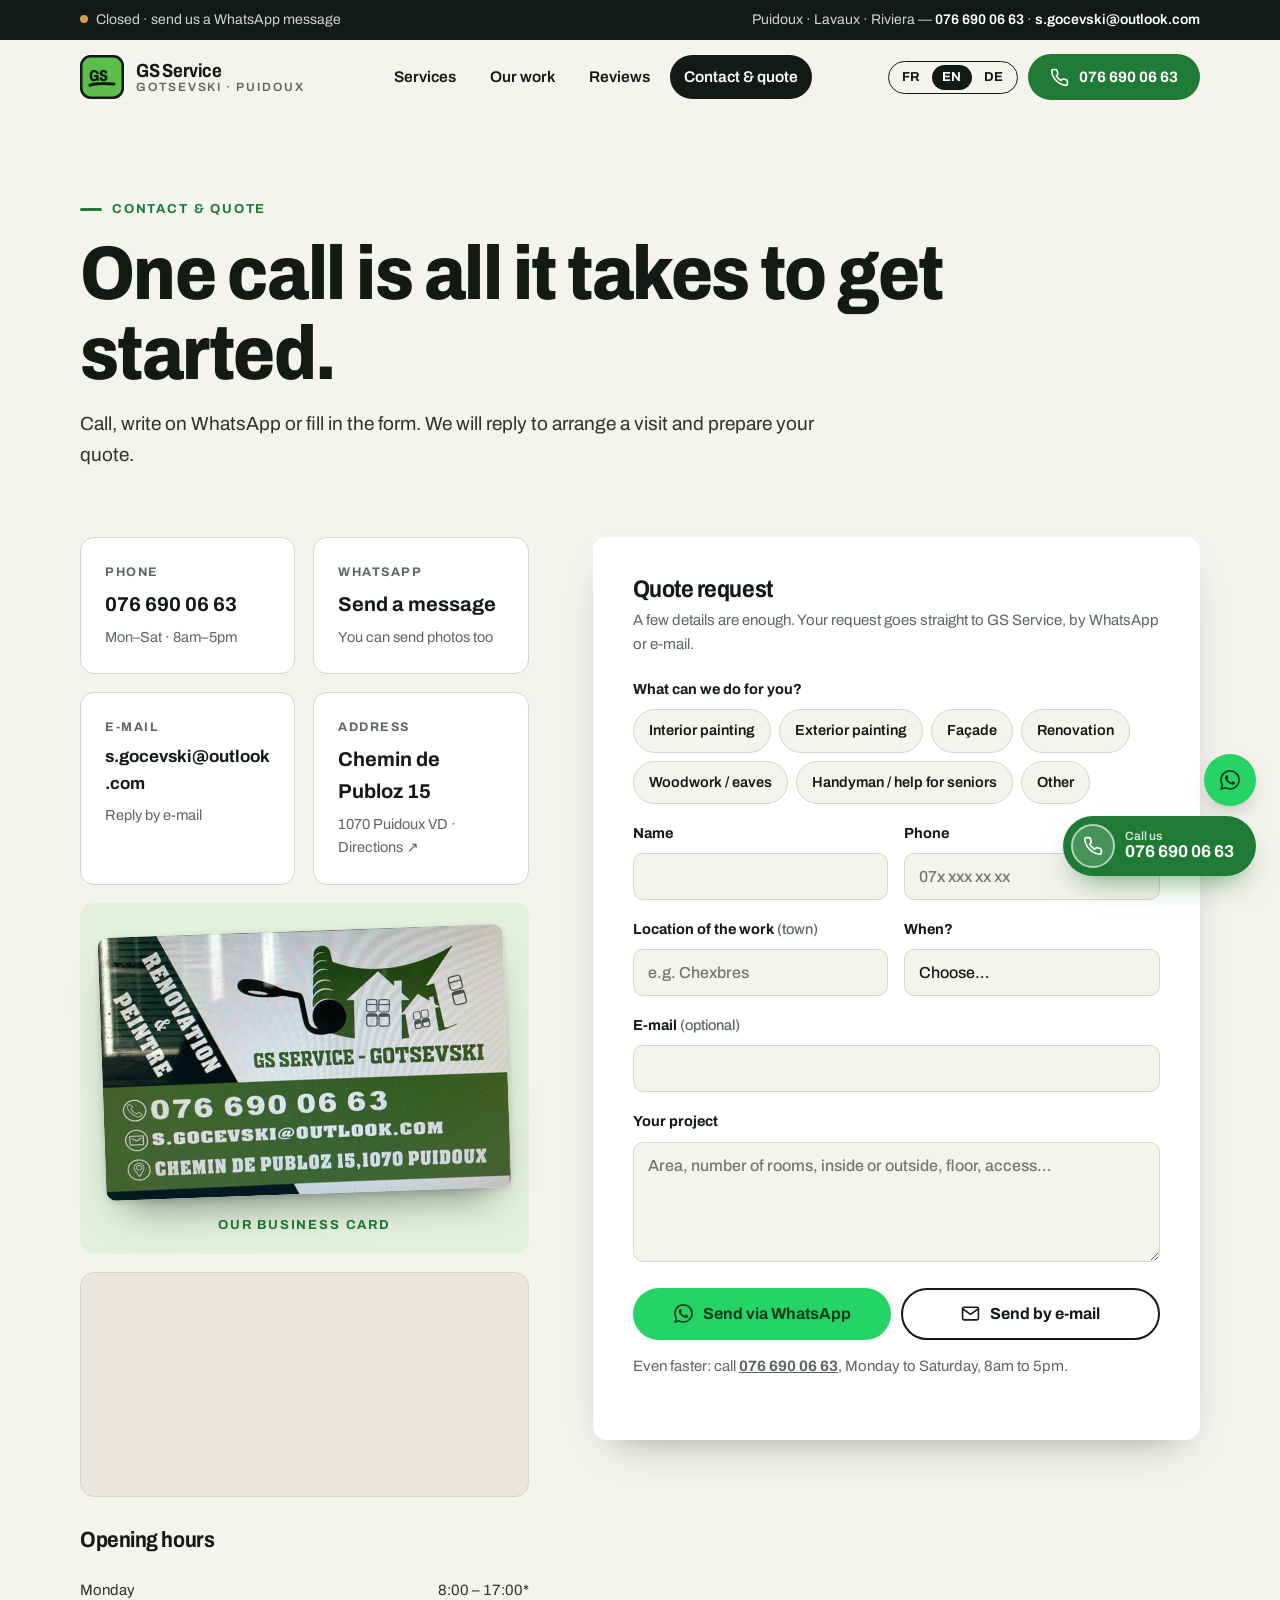
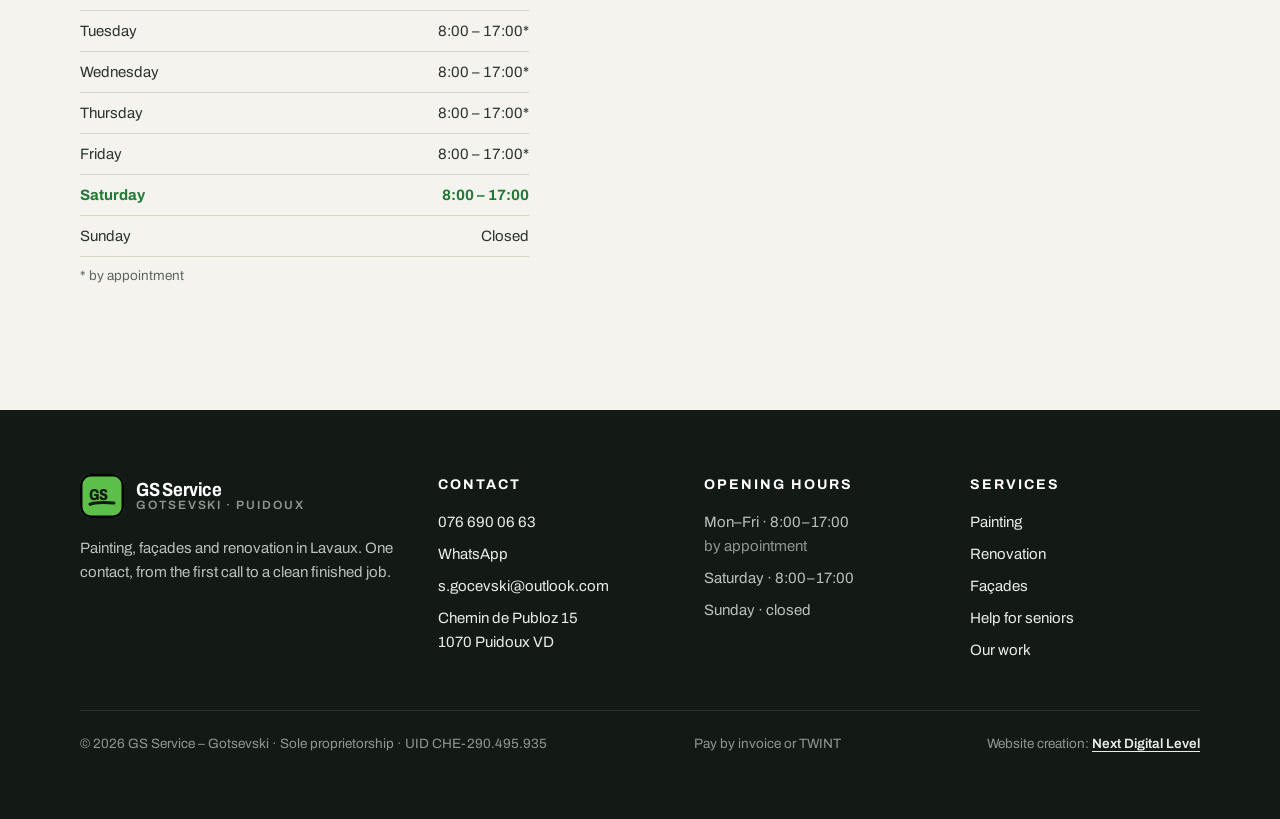
<file: en/contact.html>
<!doctype html>
<html lang="en">
<head>
<meta charset="utf-8">
<meta name="viewport" content="width=device-width, initial-scale=1, viewport-fit=cover">
<title>Contact & quote – GS Service Gotsevski, Puidoux</title>
<meta name="description" content="Contact GS Service Gotsevski in Puidoux: 076 690 06 63, WhatsApp or the quote form. Painting, façades, renovation, help for seniors. Mon–Sat 8am–5pm.">
<link rel="canonical" href="https://welcometothenextlevel.github.io/GS-Service/en/contact">
<meta name="theme-color" content="#131a16">
<meta property="og:type" content="website">
<meta property="og:locale" content="en_GB">
<meta property="og:title" content="Contact & quote – GS Service Gotsevski, Puidoux">
<meta property="og:description" content="Contact GS Service Gotsevski in Puidoux: 076 690 06 63, WhatsApp or the quote form. Painting, façades, renovation, help for seniors. Mon–Sat 8am–5pm.">
<meta property="og:url" content="https://welcometothenextlevel.github.io/GS-Service/en/contact">
<meta property="og:image" content="https://welcometothenextlevel.github.io/GS-Service/img/og.jpg">
<link rel="icon" href="../favicon.svg" type="image/svg+xml">
<link rel="preconnect" href="https://fonts.googleapis.com">
<link rel="preconnect" href="https://fonts.gstatic.com" crossorigin>
<link href="https://fonts.googleapis.com/css2?family=Archivo:wdth,wght@62..125,400..800&display=swap" rel="stylesheet">
<link rel="stylesheet" href="../css/style.css?v=8">
<link rel="alternate" hreflang="fr" href="https://welcometothenextlevel.github.io/GS-Service/contact">
<link rel="alternate" hreflang="en" href="https://welcometothenextlevel.github.io/GS-Service/en/contact">
<link rel="alternate" hreflang="de" href="https://welcometothenextlevel.github.io/GS-Service/de/contact">
<link rel="alternate" hreflang="x-default" href="https://welcometothenextlevel.github.io/GS-Service/contact">
<script type="application/ld+json">
{"@context":"https://schema.org","@type":"HousePainter","name":"GS Service - Gotsevski",
"description":"Interior and exterior painting, façades, renovation and handyman help for seniors in Puidoux and Lavaux.",
"url":"https://welcometothenextlevel.github.io/GS-Service/","telephone":"+41 76 690 06 63","email":"s.gocevski@outlook.com","image":"https://welcometothenextlevel.github.io/GS-Service/img/chalet-fini.webp",
"address":{"@type":"PostalAddress","streetAddress":"Chemin de Publoz 15","postalCode":"1070","addressLocality":"Puidoux","addressRegion":"VD","addressCountry":"CH"},
"geo":{"@type":"GeoCoordinates","latitude":46.4907,"longitude":6.7631},
"areaServed":["Puidoux","Chexbres","Rivaz","Saint-Saphorin","Lavaux"],
"paymentAccepted":"Facture, TWINT",
"openingHoursSpecification":[{"@type":"OpeningHoursSpecification","dayOfWeek":["Monday","Tuesday","Wednesday","Thursday","Friday","Saturday"],"opens":"08:00","closes":"17:00"}]}
</script>
</head>
<body>
<div class="topbar"><div class="wrap">
  <div><span class="open-dot"></span><span data-status>Mon–Sat · 8:00–17:00</span></div>
  <nav class="lang lang-top" aria-label="Choose language"><a href="../contact" hreflang="fr" lang="fr">FR</a><a href="./contact" hreflang="en" lang="en" aria-current="true">EN</a><a href="../de/contact" hreflang="de" lang="de">DE</a></nav>
  <div class="tb-right">Puidoux · Lavaux · Riviera — <a href="tel:+41766900663">076 690 06 63</a> · <a href="mailto:s.gocevski@outlook.com">s.gocevski@outlook.com</a></div>
</div></div>
<header class="header"><div class="wrap">
  <a class="logo" href="./" aria-label="GS Service – Gotsevski, home"><span class="logo-mark"><svg viewBox="0 0 40 40" aria-hidden="true"><text x="3" y="25" font-family="Archivo,sans-serif" font-weight="800" font-size="21" fill="#131a16" style="font-stretch:80%">GS</text><path d="M4 31c6-2.4 14-3 32-1.6" stroke="#131a16" stroke-width="4" stroke-linecap="round" fill="none"/></svg></span><span class="logo-text"><b>GS Service</b><span>Gotsevski · Puidoux</span></span></a>
  <nav class="nav" id="nav" aria-label="Main navigation">
    <a href="./#services">Services</a>
    <a href="realisations">Our work</a>
    <a href="./#avis">Reviews</a>
    <a href="contact" aria-current="page">Contact & quote</a>
  </nav>
  <div class="header-cta">
    <nav class="lang lang-head" aria-label="Choose language"><a href="../contact" hreflang="fr" lang="fr">FR</a><a href="./contact" hreflang="en" lang="en" aria-current="true">EN</a><a href="../de/contact" hreflang="de" lang="de">DE</a></nav>
    <a class="btn btn-green" href="tel:+41766900663" aria-label="Call 076 690 06 63"><svg viewBox="0 0 24 24" fill="none" stroke="currentColor" stroke-width="2" stroke-linecap="round" stroke-linejoin="round" aria-hidden="true"><path d="M22 16.9v3a2 2 0 0 1-2.2 2 19.8 19.8 0 0 1-8.6-3.1 19.5 19.5 0 0 1-6-6A19.8 19.8 0 0 1 2.1 4.2 2 2 0 0 1 4.1 2h3a2 2 0 0 1 2 1.7c.1.9.4 1.8.7 2.7a2 2 0 0 1-.5 2.1L8 9.8a16 16 0 0 0 6 6l1.3-1.3a2 2 0 0 1 2.1-.5c.9.3 1.8.6 2.7.7a2 2 0 0 1 1.7 2z"/></svg><span class="lbl">076 690 06 63</span></a>
    <button class="burger" aria-label="Menu" aria-expanded="false" aria-controls="nav"><svg viewBox="0 0 24 24" fill="none" stroke="currentColor" stroke-width="2" stroke-linecap="round" aria-hidden="true"><path d="M4 7h16M4 12h16M4 17h16"/></svg></button>
  </div>
</div></header>
<main>
<section class="page-hero"><div class="wrap">
  <span class="eyebrow">Contact & quote</span>
  <h1>One call is all it takes to get started.</h1>
  <p>Call, write on WhatsApp or fill in the form. We will reply to arrange a visit and prepare your quote.</p>
</div></section>
<section style="padding-bottom:clamp(64px,9vw,110px)"><div class="wrap qgrid">
  <div>
    <div class="contact-grid">
      <a class="c-card" href="tel:+41766900663"><small>Phone</small><b>076 690 06 63</b><span>Mon–Sat · 8am–5pm</span></a>
      <a class="c-card" href="https://wa.me/41766900663" target="_blank" rel="noopener"><small>WhatsApp</small><b>Send a message</b><span>You can send photos too</span></a>
      <a class="c-card" href="mailto:s.gocevski@outlook.com"><small>E-mail</small><b style="font-size:17px">s.gocevski@outlook.com</b><span>Reply by e-mail</span></a>
      <a class="c-card" href="https://www.google.com/maps/search/?api=1&query=Chemin+de+Publoz+15,+1070+Puidoux" target="_blank" rel="noopener"><small>Address</small><b>Chemin de Publoz 15</b><span>1070 Puidoux VD · Directions ↗</span></a>
    </div>
    <figure class="bizcard bizcard-sm"><img src="../img/carte-de-visite.webp" width="724" height="470" alt="GS Service – Gotsevski business card: renovation and painting, 076 690 06 63, s.gocevski@outlook.com, Chemin de Publoz 15, 1070 Puidoux" loading="lazy" decoding="async"><figcaption>Our business card</figcaption></figure>
    <div class="map"><iframe title="Map: Chemin de Publoz 15, 1070 Puidoux" loading="lazy" src="https://www.google.com/maps?q=Chemin+de+Publoz+15,+1070+Puidoux&z=15&output=embed"></iframe></div>
    <h3 style="font-size:22px;margin:32px 0 6px">Opening hours</h3>
    <div class="hours"><table>
  <tr data-day="1"><td>Monday</td><td>8:00 – 17:00*</td></tr>
  <tr data-day="2"><td>Tuesday</td><td>8:00 – 17:00*</td></tr>
  <tr data-day="3"><td>Wednesday</td><td>8:00 – 17:00*</td></tr>
  <tr data-day="4"><td>Thursday</td><td>8:00 – 17:00*</td></tr>
  <tr data-day="5"><td>Friday</td><td>8:00 – 17:00*</td></tr>
  <tr data-day="6"><td>Saturday</td><td>8:00 – 17:00</td></tr>
  <tr data-day="0"><td>Sunday</td><td>Closed</td></tr>
</table><p class="note">* by appointment</p></div>
  </div>
  <div><form class="form" id="devis" novalidate>
  <h3>Quote request</h3>
  <p>A few details are enough. Your request goes straight to GS Service, by WhatsApp or e-mail.</p>
  <p class="form-error" role="alert">Please enter your name and phone number.</p>
  <fieldset class="field"><legend>What can we do for you?</legend><div class="chips">
<label><input type="checkbox" name="service" value="Peinture intérieure"><span>Interior painting</span></label>
<label><input type="checkbox" name="service" value="Peinture extérieure"><span>Exterior painting</span></label>
<label><input type="checkbox" name="service" value="Façade"><span>Façade</span></label>
<label><input type="checkbox" name="service" value="Rénovation"><span>Renovation</span></label>
<label><input type="checkbox" name="service" value="Boiseries / avant-toit"><span>Woodwork / eaves</span></label>
<label><input type="checkbox" name="service" value="Homme à tout faire / aide aux aînés"><span>Handyman / help for seniors</span></label>
<label><input type="checkbox" name="service" value="Autre"><span>Other</span></label>
  </div></fieldset>
  <div class="row2">
    <div class="field"><label for="f-name">Name</label><input type="text" id="f-name" name="name" autocomplete="name" required></div>
    <div class="field"><label for="f-tel">Phone</label><input type="tel" id="f-tel" name="tel" autocomplete="tel" inputmode="tel" placeholder="07x xxx xx xx" required></div>
  </div>
  <div class="row2">
    <div class="field"><label for="f-lieu">Location of the work <em>(town)</em></label><input type="text" id="f-lieu" name="lieu" placeholder="e.g. Chexbres"></div>
    <div class="field"><label for="f-delai">When?</label><select id="f-delai" name="delai"><option value="">Choose…</option><option>As soon as possible</option><option>Within a month</option><option>In 1 to 3 months</option><option>Not decided yet</option></select></div>
  </div>
  <div class="field"><label for="f-email">E-mail <em>(optional)</em></label><input type="email" id="f-email" name="email" autocomplete="email"></div>
  <div class="field"><label for="f-msg">Your project</label><textarea id="f-msg" name="message" placeholder="Area, number of rooms, inside or outside, floor, access…"></textarea></div>
  <div class="form-actions">
    <button class="btn btn-wa" type="submit"><svg viewBox="0 0 24 24" fill="currentColor" aria-hidden="true"><path d="M17.5 14.4c-.3-.1-1.8-.9-2-1-.3-.1-.5-.1-.7.1-.2.3-.8 1-.9 1.2-.2.2-.3.2-.6.1-.3-.1-1.3-.5-2.4-1.5-.9-.8-1.5-1.8-1.7-2.1-.2-.3 0-.5.1-.6l.4-.5c.2-.2.2-.3.3-.5.1-.2 0-.4 0-.5l-.9-2.2c-.2-.6-.5-.5-.7-.5h-.6c-.2 0-.5.1-.8.4-.3.3-1 1-1 2.5s1.1 2.9 1.2 3.1c.1.2 2.1 3.2 5.1 4.5.7.3 1.3.5 1.7.6.7.2 1.4.2 1.9.1.6-.1 1.8-.7 2-1.4.2-.7.2-1.3.2-1.4-.1-.2-.3-.3-.6-.4zM12 21.8c-1.8 0-3.5-.5-5-1.4l-.4-.2-3.7 1 1-3.6-.2-.4a9.8 9.8 0 0 1-1.5-5.2c0-5.4 4.4-9.8 9.8-9.8 2.6 0 5.1 1 6.9 2.9a9.7 9.7 0 0 1 2.9 6.9c0 5.4-4.4 9.8-9.8 9.8zm8.4-18.2A11.8 11.8 0 0 0 12 0C5.5 0 .2 5.3.2 11.9c0 2.1.5 4.1 1.6 5.9L.1 24l6.3-1.7c1.7.9 3.7 1.4 5.7 1.4 6.5 0 11.9-5.3 11.9-11.9 0-3.2-1.2-6.2-3.5-8.4z"/></svg> Send via WhatsApp</button>
    <button class="btn btn-line" type="button" data-mail><svg viewBox="0 0 24 24" fill="none" stroke="currentColor" stroke-width="2" stroke-linecap="round" stroke-linejoin="round" aria-hidden="true"><rect x="2" y="4" width="20" height="16" rx="2"/><path d="m22 6-10 7L2 6"/></svg> Send by e-mail</button>
  </div>
  <p class="form-note">Even faster: call <a href="tel:+41766900663"><b>076 690 06 63</b></a>, Monday to Saturday, 8am to 5pm.</p>
</form></div>
</div></section>
</main>
<footer class="footer"><div class="wrap">
  <div class="footer-grid">
    <div>
      <a class="logo" href="./"><span class="logo-mark"><svg viewBox="0 0 40 40" aria-hidden="true"><text x="3" y="25" font-family="Archivo,sans-serif" font-weight="800" font-size="21" fill="#131a16" style="font-stretch:80%">GS</text><path d="M4 31c6-2.4 14-3 32-1.6" stroke="#131a16" stroke-width="4" stroke-linecap="round" fill="none"/></svg></span><span class="logo-text"><b style="color:#fff">GS Service</b><span>Gotsevski · Puidoux</span></span></a>
      <p style="margin-top:18px;max-width:22em">Painting, façades and renovation in Lavaux. One contact, from the first call to a clean finished job.</p>
    </div>
    <div>
      <h4>Contact</h4>
      <ul>
        <li><a href="tel:+41766900663">076 690 06 63</a></li>
        <li><a href="https://wa.me/41766900663" target="_blank" rel="noopener">WhatsApp</a></li>
        <li><a href="mailto:s.gocevski@outlook.com">s.gocevski@outlook.com</a></li>
        <li><a href="https://www.google.com/maps/search/?api=1&query=Chemin+de+Publoz+15,+1070+Puidoux" target="_blank" rel="noopener">Chemin de Publoz 15<br>1070 Puidoux VD</a></li>
      </ul>
    </div>
    <div>
      <h4>Opening hours</h4>
      <ul>
        <li>Mon–Fri · 8:00–17:00<br><span style="color:#8d978f">by appointment</span></li>
        <li>Saturday · 8:00–17:00</li>
        <li>Sunday · closed</li>
      </ul>
    </div>
    <div>
      <h4>Services</h4>
      <ul>
        <li><a href="./#services">Painting</a></li>
        <li><a href="./#services">Renovation</a></li>
        <li><a href="./#services">Façades</a></li>
        <li><a href="./#services">Help for seniors</a></li>
        <li><a href="realisations">Our work</a></li>
      </ul>
    </div>
  </div>
  <div class="footer-bottom">
    <span>© <span data-year>2026</span> GS Service – Gotsevski · Sole proprietorship · UID CHE-290.495.935</span>
    <span>Pay by invoice or TWINT</span>
    <span class="credit">Website creation: <a href="https://nextdigitalevel.com/">Next Digital Level</a></span>
  </div>
</div></footer>
<div class="dock" role="complementary" aria-label="Quick contact">
  <a class="d-wa" href="https://wa.me/41766900663" target="_blank" rel="noopener" aria-label="Message on WhatsApp"><svg viewBox="0 0 24 24" fill="currentColor" aria-hidden="true"><path d="M17.5 14.4c-.3-.1-1.8-.9-2-1-.3-.1-.5-.1-.7.1-.2.3-.8 1-.9 1.2-.2.2-.3.2-.6.1-.3-.1-1.3-.5-2.4-1.5-.9-.8-1.5-1.8-1.7-2.1-.2-.3 0-.5.1-.6l.4-.5c.2-.2.2-.3.3-.5.1-.2 0-.4 0-.5l-.9-2.2c-.2-.6-.5-.5-.7-.5h-.6c-.2 0-.5.1-.8.4-.3.3-1 1-1 2.5s1.1 2.9 1.2 3.1c.1.2 2.1 3.2 5.1 4.5.7.3 1.3.5 1.7.6.7.2 1.4.2 1.9.1.6-.1 1.8-.7 2-1.4.2-.7.2-1.3.2-1.4-.1-.2-.3-.3-.6-.4zM12 21.8c-1.8 0-3.5-.5-5-1.4l-.4-.2-3.7 1 1-3.6-.2-.4a9.8 9.8 0 0 1-1.5-5.2c0-5.4 4.4-9.8 9.8-9.8 2.6 0 5.1 1 6.9 2.9a9.7 9.7 0 0 1 2.9 6.9c0 5.4-4.4 9.8-9.8 9.8zm8.4-18.2A11.8 11.8 0 0 0 12 0C5.5 0 .2 5.3.2 11.9c0 2.1.5 4.1 1.6 5.9L.1 24l6.3-1.7c1.7.9 3.7 1.4 5.7 1.4 6.5 0 11.9-5.3 11.9-11.9 0-3.2-1.2-6.2-3.5-8.4z"/></svg></a>
  <a class="d-call" href="tel:+41766900663"><span class="ring"><svg viewBox="0 0 24 24" fill="none" stroke="currentColor" stroke-width="2" stroke-linecap="round" stroke-linejoin="round" aria-hidden="true"><path d="M22 16.9v3a2 2 0 0 1-2.2 2 19.8 19.8 0 0 1-8.6-3.1 19.5 19.5 0 0 1-6-6A19.8 19.8 0 0 1 2.1 4.2 2 2 0 0 1 4.1 2h3a2 2 0 0 1 2 1.7c.1.9.4 1.8.7 2.7a2 2 0 0 1-.5 2.1L8 9.8a16 16 0 0 0 6 6l1.3-1.3a2 2 0 0 1 2.1-.5c.9.3 1.8.6 2.7.7a2 2 0 0 1 1.7 2z"/></svg></span><span class="t"><small>Call us</small>076 690 06 63</span></a>
  <a class="d-quote" href="contact#devis"><svg viewBox="0 0 24 24" fill="none" stroke="currentColor" stroke-width="2" stroke-linecap="round" stroke-linejoin="round" aria-hidden="true"><path d="M14 2H6a2 2 0 0 0-2 2v16a2 2 0 0 0 2 2h12a2 2 0 0 0 2-2V8z"/><path d="M14 2v6h6M8 13h8M8 17h5"/></svg> Quote</a>
</div>
<script src="../js/main.js?v=3" defer></script>
</body>
</html>
</file>
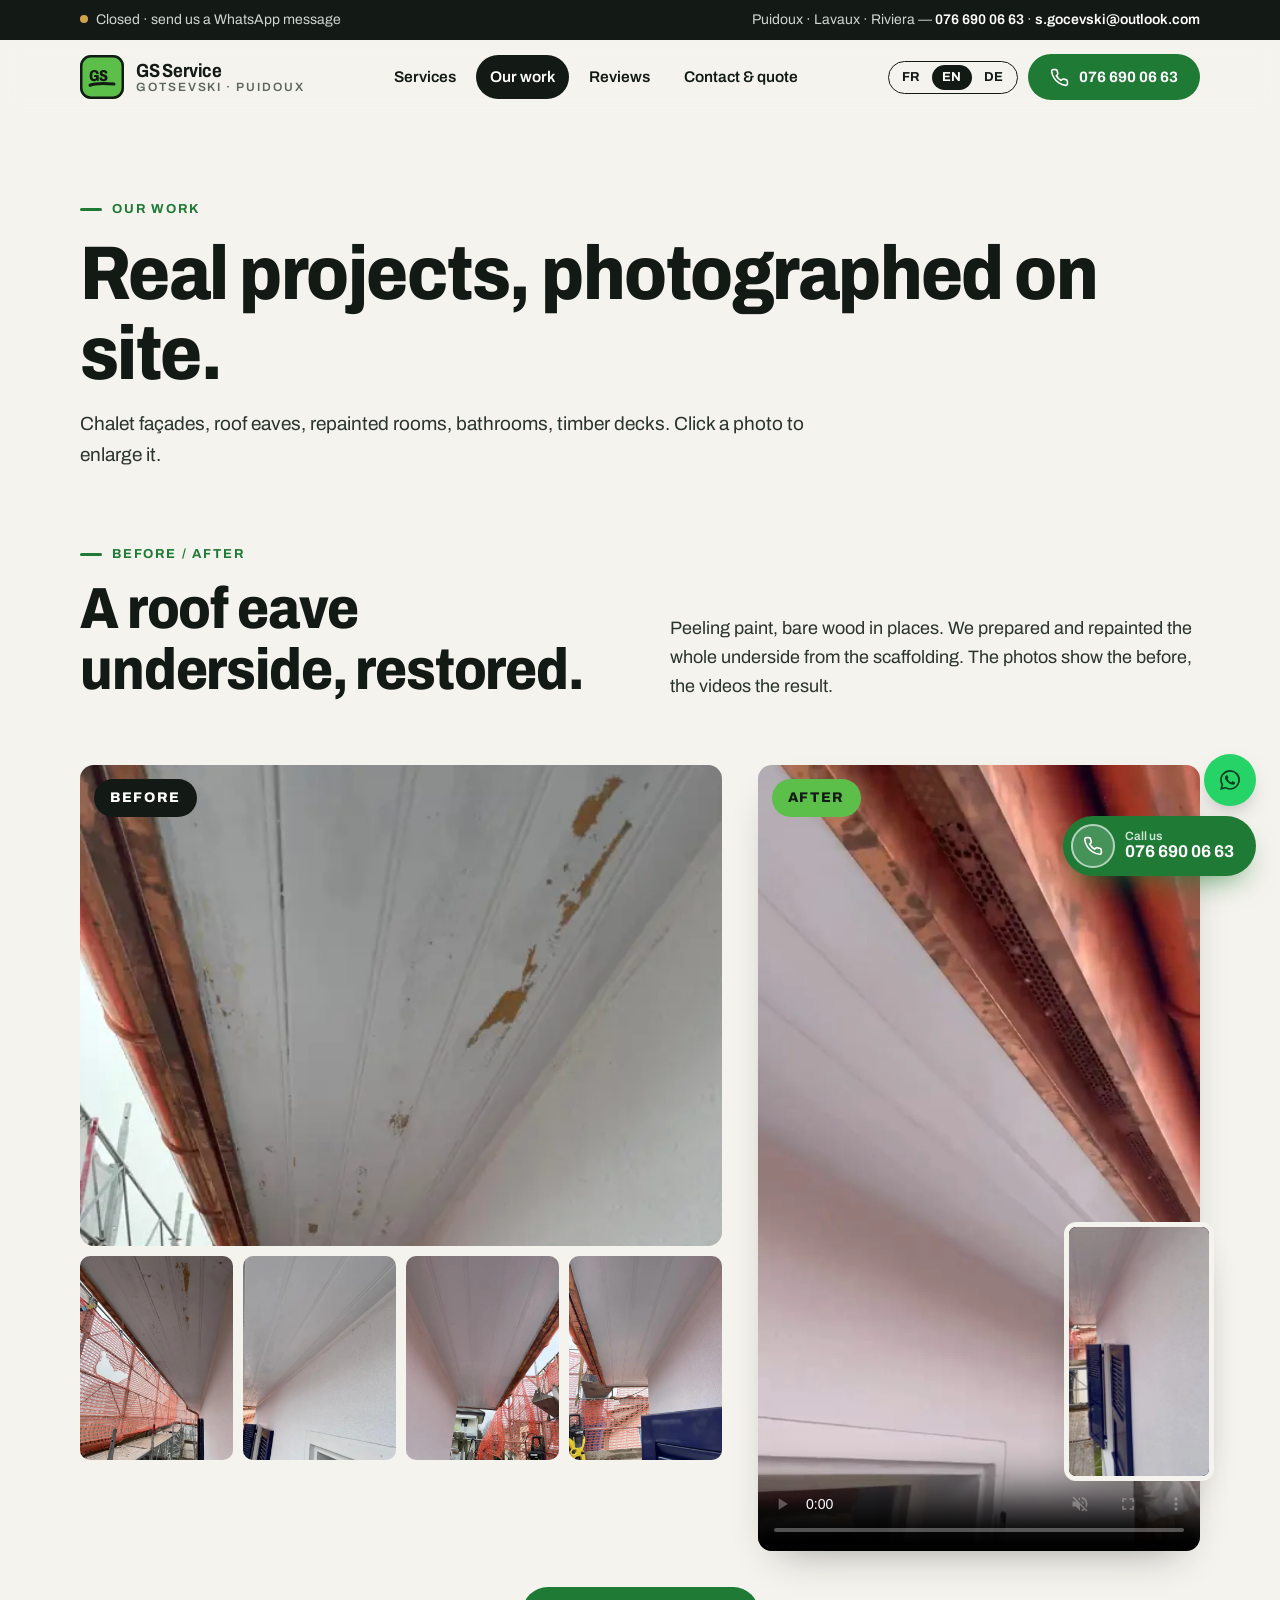
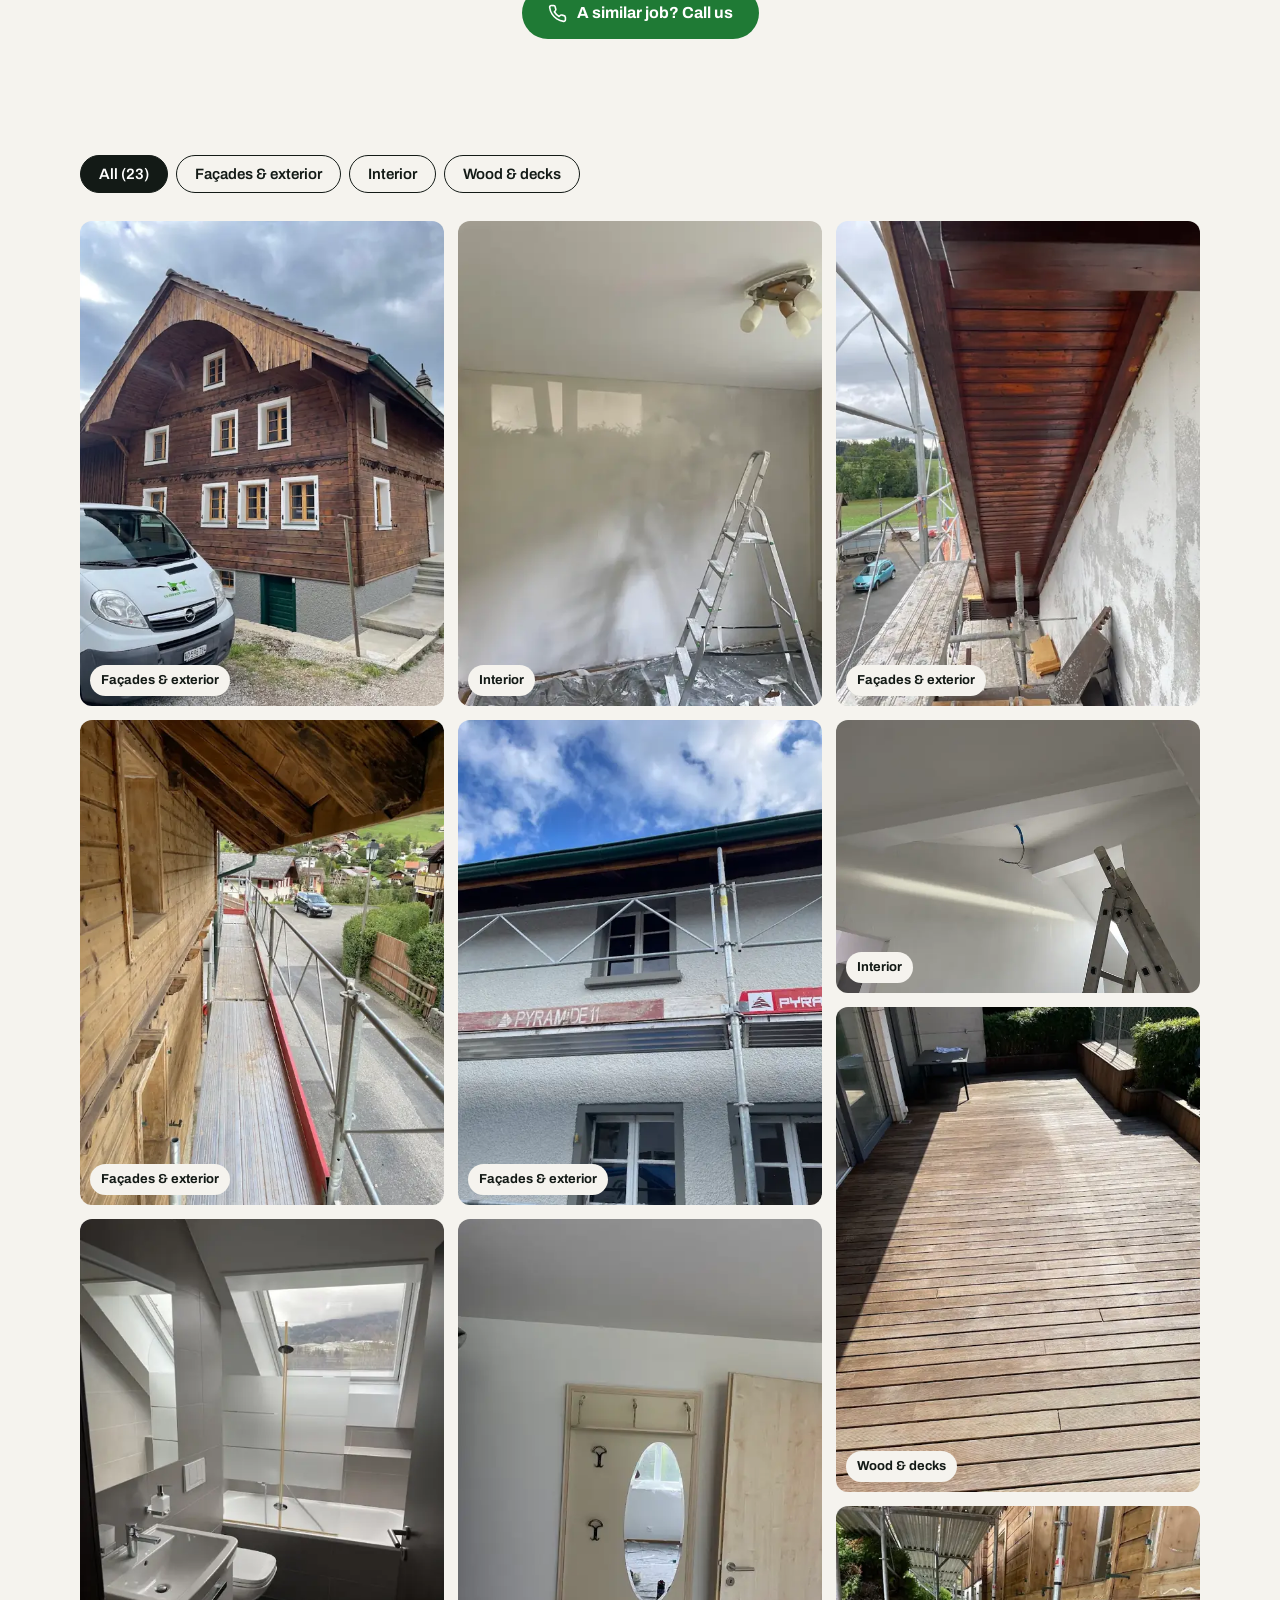
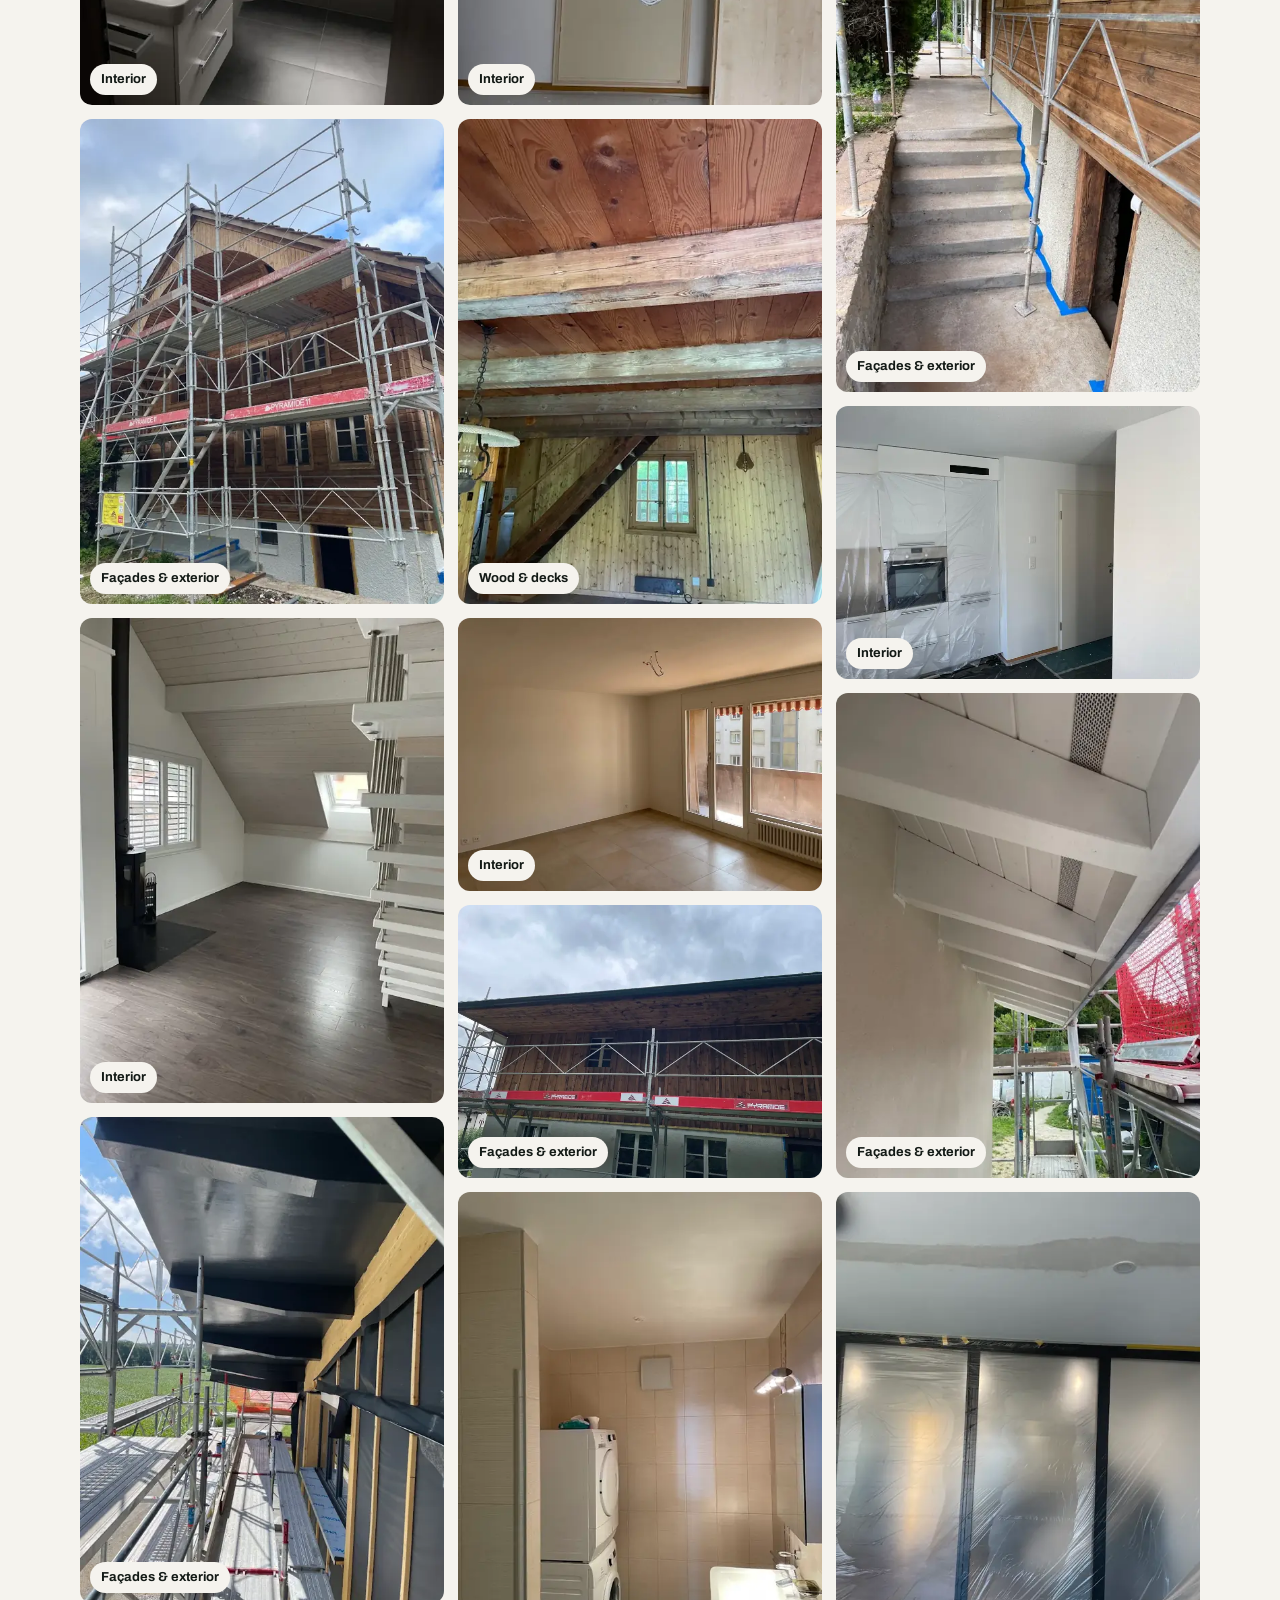
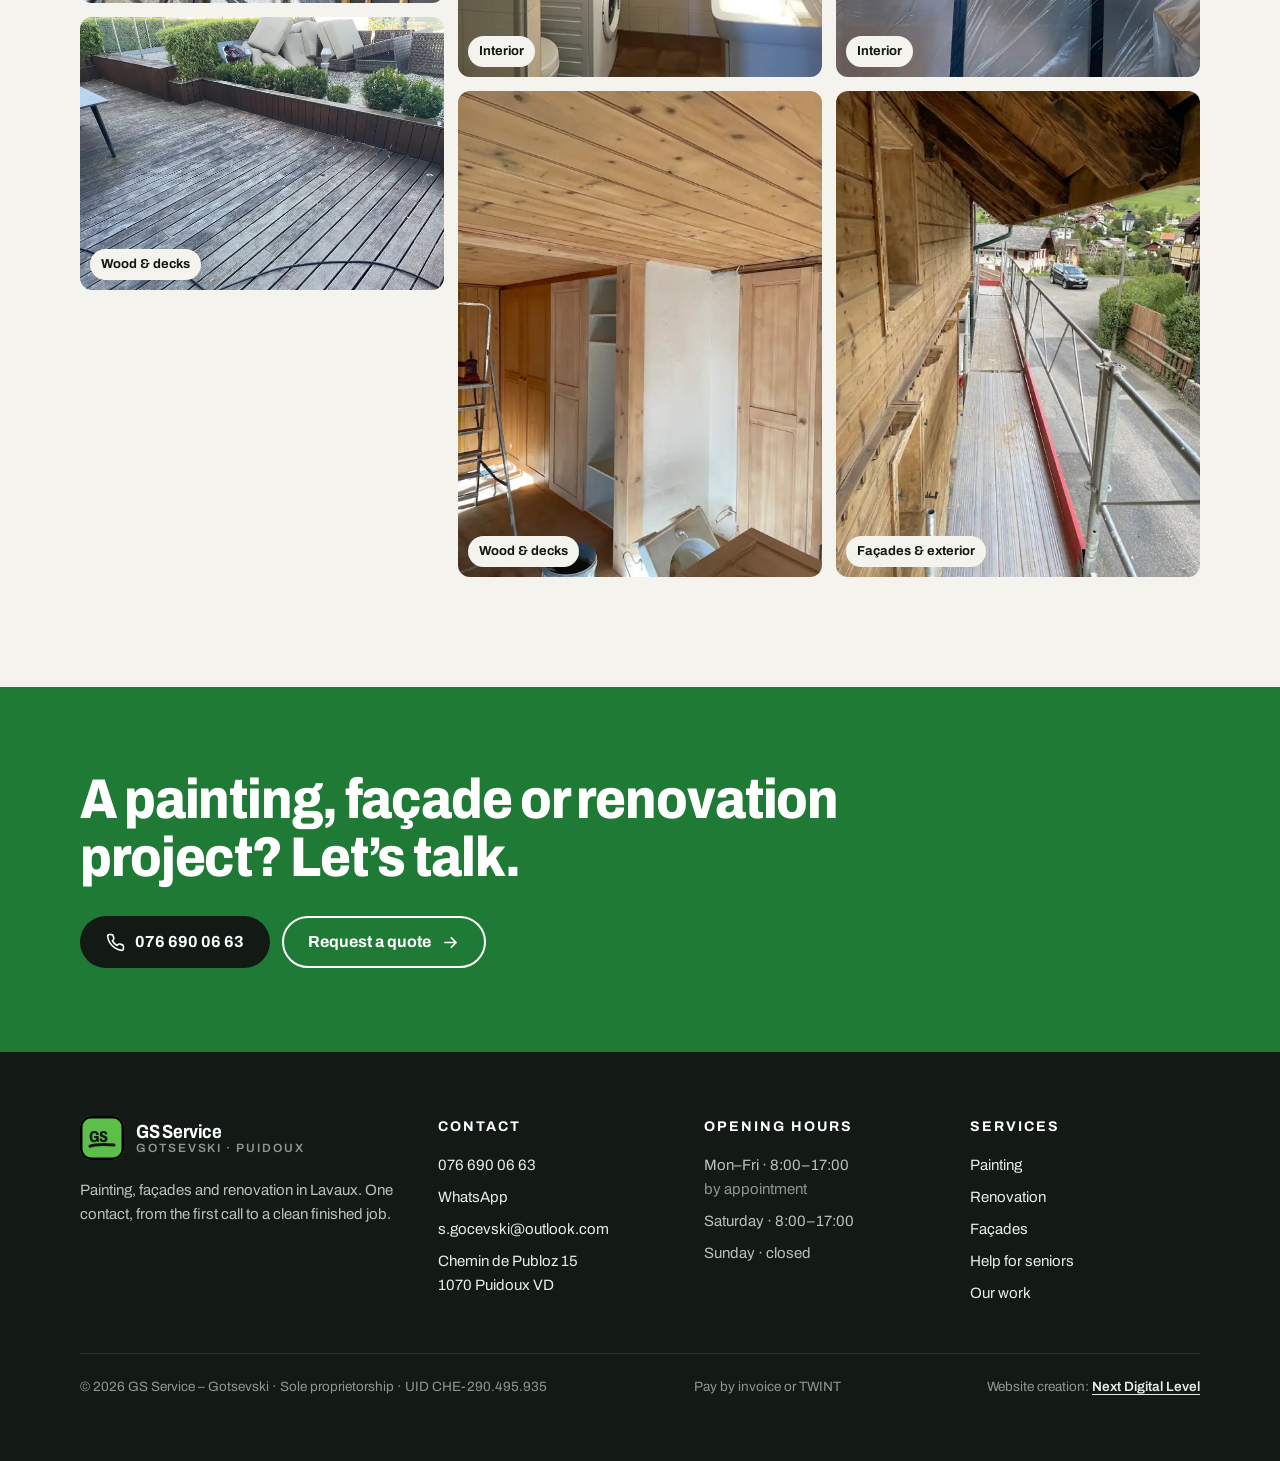
<file: en/realisations.html>
<!doctype html>
<html lang="en">
<head>
<meta charset="utf-8">
<meta name="viewport" content="width=device-width, initial-scale=1, viewport-fit=cover">
<title>Our work – GS Service Gotsevski, painter in Puidoux</title>
<meta name="description" content="Project photos by GS Service Gotsevski: timber façades, roof eaves, interiors, bathrooms, terraces. Puidoux and Lavaux. 076 690 06 63.">
<link rel="canonical" href="https://welcometothenextlevel.github.io/GS-Service/en/realisations">
<meta name="theme-color" content="#131a16">
<meta property="og:type" content="website">
<meta property="og:locale" content="en_GB">
<meta property="og:title" content="Our work – GS Service Gotsevski, painter in Puidoux">
<meta property="og:description" content="Project photos by GS Service Gotsevski: timber façades, roof eaves, interiors, bathrooms, terraces. Puidoux and Lavaux. 076 690 06 63.">
<meta property="og:url" content="https://welcometothenextlevel.github.io/GS-Service/en/realisations">
<meta property="og:image" content="https://welcometothenextlevel.github.io/GS-Service/img/og.jpg">
<link rel="icon" href="../favicon.svg" type="image/svg+xml">
<link rel="preconnect" href="https://fonts.googleapis.com">
<link rel="preconnect" href="https://fonts.gstatic.com" crossorigin>
<link href="https://fonts.googleapis.com/css2?family=Archivo:wdth,wght@62..125,400..800&display=swap" rel="stylesheet">
<link rel="stylesheet" href="../css/style.css?v=8">
<link rel="alternate" hreflang="fr" href="https://welcometothenextlevel.github.io/GS-Service/realisations">
<link rel="alternate" hreflang="en" href="https://welcometothenextlevel.github.io/GS-Service/en/realisations">
<link rel="alternate" hreflang="de" href="https://welcometothenextlevel.github.io/GS-Service/de/realisations">
<link rel="alternate" hreflang="x-default" href="https://welcometothenextlevel.github.io/GS-Service/realisations">
</head>
<body>
<div class="topbar"><div class="wrap">
  <div><span class="open-dot"></span><span data-status>Mon–Sat · 8:00–17:00</span></div>
  <nav class="lang lang-top" aria-label="Choose language"><a href="../realisations" hreflang="fr" lang="fr">FR</a><a href="./realisations" hreflang="en" lang="en" aria-current="true">EN</a><a href="../de/realisations" hreflang="de" lang="de">DE</a></nav>
  <div class="tb-right">Puidoux · Lavaux · Riviera — <a href="tel:+41766900663">076 690 06 63</a> · <a href="mailto:s.gocevski@outlook.com">s.gocevski@outlook.com</a></div>
</div></div>
<header class="header"><div class="wrap">
  <a class="logo" href="./" aria-label="GS Service – Gotsevski, home"><span class="logo-mark"><svg viewBox="0 0 40 40" aria-hidden="true"><text x="3" y="25" font-family="Archivo,sans-serif" font-weight="800" font-size="21" fill="#131a16" style="font-stretch:80%">GS</text><path d="M4 31c6-2.4 14-3 32-1.6" stroke="#131a16" stroke-width="4" stroke-linecap="round" fill="none"/></svg></span><span class="logo-text"><b>GS Service</b><span>Gotsevski · Puidoux</span></span></a>
  <nav class="nav" id="nav" aria-label="Main navigation">
    <a href="./#services">Services</a>
    <a href="realisations" aria-current="page">Our work</a>
    <a href="./#avis">Reviews</a>
    <a href="contact">Contact & quote</a>
  </nav>
  <div class="header-cta">
    <nav class="lang lang-head" aria-label="Choose language"><a href="../realisations" hreflang="fr" lang="fr">FR</a><a href="./realisations" hreflang="en" lang="en" aria-current="true">EN</a><a href="../de/realisations" hreflang="de" lang="de">DE</a></nav>
    <a class="btn btn-green" href="tel:+41766900663" aria-label="Call 076 690 06 63"><svg viewBox="0 0 24 24" fill="none" stroke="currentColor" stroke-width="2" stroke-linecap="round" stroke-linejoin="round" aria-hidden="true"><path d="M22 16.9v3a2 2 0 0 1-2.2 2 19.8 19.8 0 0 1-8.6-3.1 19.5 19.5 0 0 1-6-6A19.8 19.8 0 0 1 2.1 4.2 2 2 0 0 1 4.1 2h3a2 2 0 0 1 2 1.7c.1.9.4 1.8.7 2.7a2 2 0 0 1-.5 2.1L8 9.8a16 16 0 0 0 6 6l1.3-1.3a2 2 0 0 1 2.1-.5c.9.3 1.8.6 2.7.7a2 2 0 0 1 1.7 2z"/></svg><span class="lbl">076 690 06 63</span></a>
    <button class="burger" aria-label="Menu" aria-expanded="false" aria-controls="nav"><svg viewBox="0 0 24 24" fill="none" stroke="currentColor" stroke-width="2" stroke-linecap="round" aria-hidden="true"><path d="M4 7h16M4 12h16M4 17h16"/></svg></button>
  </div>
</div></header>
<main>
<section class="page-hero"><div class="wrap">
  <span class="eyebrow">Our work</span>
  <h1>Real projects, photographed on site.</h1>
  <p>Chalet façades, roof eaves, repainted rooms, bathrooms, timber decks. Click a photo to enlarge it.</p>
</div></section>
<section class="section ba-sec" id="avant-apres" style="padding-top:0"><div class="wrap">
  <div class="section-head">
    <div><span class="eyebrow">Before / after</span><h2>A roof eave underside, restored.</h2></div>
    <p>Peeling paint, bare wood in places. We prepared and repainted the whole underside from the scaffolding. The photos show the before, the videos the result.</p>
  </div>
  <div class="ba">
    <div class="ba-before rv">
      <span class="ba-tag">Before</span>
      <div class="ba-grid" data-lb>
        <a class="ba-main" href="../img/avant-sous-face-1.webp" data-caption="Before – Peeling paint along the whole underside"><img src="../img/avant-sous-face-1.webp" srcset="../img/avant-sous-face-1-sm.webp 720w, ../img/avant-sous-face-1.webp 1400w" sizes="(max-width:900px) 100vw, 640px" alt="Roof eave underside with peeling paint, before the works" loading="lazy" decoding="async"></a>
        <a href="../img/avant-sous-face-2.webp" data-caption="Before – Peeling underside, bare wood in places"><img src="../img/avant-sous-face-2.webp" srcset="../img/avant-sous-face-2-sm.webp 720w, ../img/avant-sous-face-2.webp 1400w" sizes="(max-width:900px) 25vw, 160px" alt="Peeling underside, bare wood in places" loading="lazy" decoding="async"></a><a href="../img/avant-sous-face-3.webp" data-caption="Before – Underside being prepared"><img src="../img/avant-sous-face-3.webp" srcset="../img/avant-sous-face-3-sm.webp 720w, ../img/avant-sous-face-3.webp 1400w" sizes="(max-width:900px) 25vw, 160px" alt="Underside being prepared" loading="lazy" decoding="async"></a><a href="../img/avant-sous-face-4.webp" data-caption="Before – Underside and copper gutter during the works"><img src="../img/avant-sous-face-4.webp" srcset="../img/avant-sous-face-4-sm.webp 720w, ../img/avant-sous-face-4.webp 1400w" sizes="(max-width:900px) 25vw, 160px" alt="Underside and copper gutter during the works" loading="lazy" decoding="async"></a><a href="../img/avant-sous-face-5.webp" data-caption="Before – Underside seen from the scaffolding during the works"><img src="../img/avant-sous-face-5.webp" srcset="../img/avant-sous-face-5-sm.webp 720w, ../img/avant-sous-face-5.webp 1400w" sizes="(max-width:900px) 25vw, 160px" alt="Underside seen from the scaffolding during the works" loading="lazy" decoding="async"></a>
      </div>
    </div>
    <div class="ba-after rv">
      <span class="ba-tag ba-tag-after">After</span>
      <figure class="ba-video">
        <video data-autoplay muted loop playsinline controls preload="none" poster="../img/apres-sous-face-poster.webp" aria-label="Video: the finished underside, repainted white">
          <source src="../video/apres-sous-face.mp4" type="../video/mp4">
        </video>
        <div class="ba-clip"><video data-autoplay muted loop playsinline preload="none" poster="../img/apres-sous-face-court-poster.webp" aria-label="Short clip: the façade and shutters after the works"><source src="../video/apres-sous-face-court.mp4" type="../video/mp4"></video></div>
      </figure>
    </div>
  </div>
  <div class="center-cta"><a class="btn btn-green" href="tel:+41766900663"><svg viewBox="0 0 24 24" fill="none" stroke="currentColor" stroke-width="2" stroke-linecap="round" stroke-linejoin="round" aria-hidden="true"><path d="M22 16.9v3a2 2 0 0 1-2.2 2 19.8 19.8 0 0 1-8.6-3.1 19.5 19.5 0 0 1-6-6A19.8 19.8 0 0 1 2.1 4.2 2 2 0 0 1 4.1 2h3a2 2 0 0 1 2 1.7c.1.9.4 1.8.7 2.7a2 2 0 0 1-.5 2.1L8 9.8a16 16 0 0 0 6 6l1.3-1.3a2 2 0 0 1 2.1-.5c.9.3 1.8.6 2.7.7a2 2 0 0 1 1.7 2z"/></svg> A similar job? Call us</a></div>
</div></section>
<section style="padding-bottom:clamp(64px,9vw,110px)"><div class="wrap">
  <div class="filters" role="group" aria-label="Filter photos">
    <button data-filter="all" aria-pressed="true">All (23)</button>
    <button data-filter="ext" aria-pressed="false">Façades & exterior</button>
    <button data-filter="int" aria-pressed="false">Interior</button>
    <button data-filter="bois" aria-pressed="false">Wood & decks</button>
  </div>
  <div class="gallery" data-lb>
<a href="../img/chalet-fini.webp" data-cat="ext" data-caption="Timber chalet after the works" class="rv"><img src="../img/chalet-fini.webp" srcset="../img/chalet-fini-sm.webp 720w, ../img/chalet-fini.webp 1400w" sizes="(max-width:520px) 50vw, 33vw" alt="Timber chalet after the works" loading="lazy" decoding="async"><span>Façades & exterior</span></a>
<a href="../img/facade-bois-passerelle-2.webp" data-cat="ext" data-caption="Timber façade – seen from the scaffolding" class="rv"><img src="../img/facade-bois-passerelle-2.webp" srcset="../img/facade-bois-passerelle-2-sm.webp 720w, ../img/facade-bois-passerelle-2.webp 1400w" sizes="(max-width:520px) 50vw, 33vw" alt="Timber façade – seen from the scaffolding" loading="lazy" decoding="async"><span>Façades & exterior</span></a>
<a href="../img/salle-de-bain.webp" data-cat="int" data-caption="Attic bathroom" class="rv"><img src="../img/salle-de-bain.webp" srcset="../img/salle-de-bain-sm.webp 720w, ../img/salle-de-bain.webp 1400w" sizes="(max-width:520px) 50vw, 33vw" alt="Attic bathroom" loading="lazy" decoding="async"><span>Interior</span></a>
<a href="../img/chalet-echafaudage.webp" data-cat="ext" data-caption="Chalet under scaffolding" class="rv"><img src="../img/chalet-echafaudage.webp" srcset="../img/chalet-echafaudage-sm.webp 720w, ../img/chalet-echafaudage.webp 1400w" sizes="(max-width:520px) 50vw, 33vw" alt="Chalet under scaffolding" loading="lazy" decoding="async"><span>Façades & exterior</span></a>
<a href="../img/combles-renoves.webp" data-cat="int" data-caption="Renovated attic" class="rv"><img src="../img/combles-renoves.webp" srcset="../img/combles-renoves-sm.webp 720w, ../img/combles-renoves.webp 1400w" sizes="(max-width:520px) 50vw, 33vw" alt="Renovated attic" loading="lazy" decoding="async"><span>Interior</span></a>
<a href="../img/avant-toit-noir.webp" data-cat="ext" data-caption="Roof eaves repainted black" class="rv"><img src="../img/avant-toit-noir.webp" srcset="../img/avant-toit-noir-sm.webp 720w, ../img/avant-toit-noir.webp 1400w" sizes="(max-width:520px) 50vw, 33vw" alt="Roof eaves repainted black" loading="lazy" decoding="async"><span>Façades & exterior</span></a>
<a href="../img/terrasse-bois.webp" data-cat="bois" data-caption="Timber deck" class="rv"><img src="../img/terrasse-bois.webp" srcset="../img/terrasse-bois-sm.webp 720w, ../img/terrasse-bois.webp 1400w" sizes="(max-width:520px) 50vw, 33vw" alt="Timber deck" loading="lazy" decoding="async"><span>Wood & decks</span></a>
<a href="../img/mur-enduit.webp" data-cat="int" data-caption="Wall being filled and smoothed" class="rv"><img src="../img/mur-enduit.webp" srcset="../img/mur-enduit-sm.webp 720w, ../img/mur-enduit.webp 1400w" sizes="(max-width:520px) 50vw, 33vw" alt="Wall being filled and smoothed" loading="lazy" decoding="async"><span>Interior</span></a>
<a href="../img/facade-crepi.webp" data-cat="ext" data-caption="Rendered façade and windows" class="rv"><img src="../img/facade-crepi.webp" srcset="../img/facade-crepi-sm.webp 720w, ../img/facade-crepi.webp 1400w" sizes="(max-width:520px) 50vw, 33vw" alt="Rendered façade and windows" loading="lazy" decoding="async"><span>Façades & exterior</span></a>
<a href="../img/porte-repeinte.webp" data-cat="int" data-caption="Old door repainted" class="rv"><img src="../img/porte-repeinte.webp" srcset="../img/porte-repeinte-sm.webp 720w, ../img/porte-repeinte.webp 1400w" sizes="(max-width:520px) 50vw, 33vw" alt="Old door repainted" loading="lazy" decoding="async"><span>Interior</span></a>
<a href="../img/poutres-bois.webp" data-cat="bois" data-caption="Timber beams and ceiling" class="rv"><img src="../img/poutres-bois.webp" srcset="../img/poutres-bois-sm.webp 720w, ../img/poutres-bois.webp 1400w" sizes="(max-width:520px) 50vw, 33vw" alt="Timber beams and ceiling" loading="lazy" decoding="async"><span>Wood & decks</span></a>
<a href="../img/sejour-fini.webp" data-cat="int" data-caption="Living room repainted, ready to move in" class="rv"><img src="../img/sejour-fini.webp" srcset="../img/sejour-fini-sm.webp 720w, ../img/sejour-fini.webp 1400w" sizes="(max-width:520px) 50vw, 33vw" alt="Living room repainted, ready to move in" loading="lazy" decoding="async"><span>Interior</span></a>
<a href="../img/facade-bois-echafaudage.webp" data-cat="ext" data-caption="Timber façade – full scaffolding" class="rv"><img src="../img/facade-bois-echafaudage.webp" srcset="../img/facade-bois-echafaudage-sm.webp 720w, ../img/facade-bois-echafaudage.webp 1400w" sizes="(max-width:520px) 50vw, 33vw" alt="Timber façade – full scaffolding" loading="lazy" decoding="async"><span>Façades & exterior</span></a>
<a href="../img/buanderie.webp" data-cat="int" data-caption="Laundry and shower room" class="rv"><img src="../img/buanderie.webp" srcset="../img/buanderie-sm.webp 720w, ../img/buanderie.webp 1400w" sizes="(max-width:520px) 50vw, 33vw" alt="Laundry and shower room" loading="lazy" decoding="async"><span>Interior</span></a>
<a href="../img/boiseries-interieur.webp" data-cat="bois" data-caption="Interior woodwork" class="rv"><img src="../img/boiseries-interieur.webp" srcset="../img/boiseries-interieur-sm.webp 720w, ../img/boiseries-interieur.webp 1400w" sizes="(max-width:520px) 50vw, 33vw" alt="Interior woodwork" loading="lazy" decoding="async"><span>Wood & decks</span></a>
<a href="../img/avant-toit-preparation.webp" data-cat="ext" data-caption="Roof eaves being prepared" class="rv"><img src="../img/avant-toit-preparation.webp" srcset="../img/avant-toit-preparation-sm.webp 720w, ../img/avant-toit-preparation.webp 1400w" sizes="(max-width:520px) 50vw, 33vw" alt="Roof eaves being prepared" loading="lazy" decoding="async"><span>Façades & exterior</span></a>
<a href="../img/plafond-peinture.webp" data-cat="int" data-caption="Ceiling and beams repainted" class="rv"><img src="../img/plafond-peinture.webp" srcset="../img/plafond-peinture-sm.webp 720w, ../img/plafond-peinture.webp 1400w" sizes="(max-width:520px) 50vw, 33vw" alt="Ceiling and beams repainted" loading="lazy" decoding="async"><span>Interior</span></a>
<a href="../img/terrasse-bois-2.webp" data-cat="bois" data-caption="Timber deck cleaned" class="rv"><img src="../img/terrasse-bois-2.webp" srcset="../img/terrasse-bois-2-sm.webp 720w, ../img/terrasse-bois-2.webp 1400w" sizes="(max-width:520px) 50vw, 33vw" alt="Timber deck cleaned" loading="lazy" decoding="async"><span>Wood & decks</span></a>
<a href="../img/facade-escalier-protection.webp" data-cat="ext" data-caption="Stairs and base masked before painting" class="rv"><img src="../img/facade-escalier-protection.webp" srcset="../img/facade-escalier-protection-sm.webp 720w, ../img/facade-escalier-protection.webp 1400w" sizes="(max-width:520px) 50vw, 33vw" alt="Stairs and base masked before painting" loading="lazy" decoding="async"><span>Façades & exterior</span></a>
<a href="../img/cuisine-protection.webp" data-cat="int" data-caption="Kitchen protected during the works" class="rv"><img src="../img/cuisine-protection.webp" srcset="../img/cuisine-protection-sm.webp 720w, ../img/cuisine-protection.webp 1400w" sizes="(max-width:520px) 50vw, 33vw" alt="Kitchen protected during the works" loading="lazy" decoding="async"><span>Interior</span></a>
<a href="../img/avant-toit-blanc.webp" data-cat="ext" data-caption="Eaves soffit in white" class="rv"><img src="../img/avant-toit-blanc.webp" srcset="../img/avant-toit-blanc-sm.webp 720w, ../img/avant-toit-blanc.webp 1400w" sizes="(max-width:520px) 50vw, 33vw" alt="Eaves soffit in white" loading="lazy" decoding="async"><span>Façades & exterior</span></a>
<a href="../img/protection-chantier.webp" data-cat="int" data-caption="Room covered in plastic" class="rv"><img src="../img/protection-chantier.webp" srcset="../img/protection-chantier-sm.webp 720w, ../img/protection-chantier.webp 1400w" sizes="(max-width:520px) 50vw, 33vw" alt="Room covered in plastic" loading="lazy" decoding="async"><span>Interior</span></a>
<a href="../img/facade-bois-passerelle.webp" data-cat="ext" data-caption="Walkway along a timber façade" class="rv"><img src="../img/facade-bois-passerelle.webp" srcset="../img/facade-bois-passerelle-sm.webp 720w, ../img/facade-bois-passerelle.webp 1400w" sizes="(max-width:520px) 50vw, 33vw" alt="Walkway along a timber façade" loading="lazy" decoding="async"><span>Façades & exterior</span></a>
  </div>
</div></section>
</main>
<section class="band"><div class="wrap">
  <h2>A painting, façade or renovation project? Let’s talk.</h2>
  <div class="acts">
    <a class="btn btn-ink" href="tel:+41766900663"><svg viewBox="0 0 24 24" fill="none" stroke="currentColor" stroke-width="2" stroke-linecap="round" stroke-linejoin="round" aria-hidden="true"><path d="M22 16.9v3a2 2 0 0 1-2.2 2 19.8 19.8 0 0 1-8.6-3.1 19.5 19.5 0 0 1-6-6A19.8 19.8 0 0 1 2.1 4.2 2 2 0 0 1 4.1 2h3a2 2 0 0 1 2 1.7c.1.9.4 1.8.7 2.7a2 2 0 0 1-.5 2.1L8 9.8a16 16 0 0 0 6 6l1.3-1.3a2 2 0 0 1 2.1-.5c.9.3 1.8.6 2.7.7a2 2 0 0 1 1.7 2z"/></svg> 076 690 06 63</a>
    <a class="btn btn-line" href="contact">Request a quote <svg viewBox="0 0 24 24" fill="none" stroke="currentColor" stroke-width="2.2" stroke-linecap="round" stroke-linejoin="round" aria-hidden="true"><path d="M5 12h14M13 6l6 6-6 6"/></svg></a>
  </div>
</div></section>
<footer class="footer"><div class="wrap">
  <div class="footer-grid">
    <div>
      <a class="logo" href="./"><span class="logo-mark"><svg viewBox="0 0 40 40" aria-hidden="true"><text x="3" y="25" font-family="Archivo,sans-serif" font-weight="800" font-size="21" fill="#131a16" style="font-stretch:80%">GS</text><path d="M4 31c6-2.4 14-3 32-1.6" stroke="#131a16" stroke-width="4" stroke-linecap="round" fill="none"/></svg></span><span class="logo-text"><b style="color:#fff">GS Service</b><span>Gotsevski · Puidoux</span></span></a>
      <p style="margin-top:18px;max-width:22em">Painting, façades and renovation in Lavaux. One contact, from the first call to a clean finished job.</p>
    </div>
    <div>
      <h4>Contact</h4>
      <ul>
        <li><a href="tel:+41766900663">076 690 06 63</a></li>
        <li><a href="https://wa.me/41766900663" target="_blank" rel="noopener">WhatsApp</a></li>
        <li><a href="mailto:s.gocevski@outlook.com">s.gocevski@outlook.com</a></li>
        <li><a href="https://www.google.com/maps/search/?api=1&query=Chemin+de+Publoz+15,+1070+Puidoux" target="_blank" rel="noopener">Chemin de Publoz 15<br>1070 Puidoux VD</a></li>
      </ul>
    </div>
    <div>
      <h4>Opening hours</h4>
      <ul>
        <li>Mon–Fri · 8:00–17:00<br><span style="color:#8d978f">by appointment</span></li>
        <li>Saturday · 8:00–17:00</li>
        <li>Sunday · closed</li>
      </ul>
    </div>
    <div>
      <h4>Services</h4>
      <ul>
        <li><a href="./#services">Painting</a></li>
        <li><a href="./#services">Renovation</a></li>
        <li><a href="./#services">Façades</a></li>
        <li><a href="./#services">Help for seniors</a></li>
        <li><a href="realisations">Our work</a></li>
      </ul>
    </div>
  </div>
  <div class="footer-bottom">
    <span>© <span data-year>2026</span> GS Service – Gotsevski · Sole proprietorship · UID CHE-290.495.935</span>
    <span>Pay by invoice or TWINT</span>
    <span class="credit">Website creation: <a href="https://nextdigitalevel.com/">Next Digital Level</a></span>
  </div>
</div></footer>
<div class="dock" role="complementary" aria-label="Quick contact">
  <a class="d-wa" href="https://wa.me/41766900663" target="_blank" rel="noopener" aria-label="Message on WhatsApp"><svg viewBox="0 0 24 24" fill="currentColor" aria-hidden="true"><path d="M17.5 14.4c-.3-.1-1.8-.9-2-1-.3-.1-.5-.1-.7.1-.2.3-.8 1-.9 1.2-.2.2-.3.2-.6.1-.3-.1-1.3-.5-2.4-1.5-.9-.8-1.5-1.8-1.7-2.1-.2-.3 0-.5.1-.6l.4-.5c.2-.2.2-.3.3-.5.1-.2 0-.4 0-.5l-.9-2.2c-.2-.6-.5-.5-.7-.5h-.6c-.2 0-.5.1-.8.4-.3.3-1 1-1 2.5s1.1 2.9 1.2 3.1c.1.2 2.1 3.2 5.1 4.5.7.3 1.3.5 1.7.6.7.2 1.4.2 1.9.1.6-.1 1.8-.7 2-1.4.2-.7.2-1.3.2-1.4-.1-.2-.3-.3-.6-.4zM12 21.8c-1.8 0-3.5-.5-5-1.4l-.4-.2-3.7 1 1-3.6-.2-.4a9.8 9.8 0 0 1-1.5-5.2c0-5.4 4.4-9.8 9.8-9.8 2.6 0 5.1 1 6.9 2.9a9.7 9.7 0 0 1 2.9 6.9c0 5.4-4.4 9.8-9.8 9.8zm8.4-18.2A11.8 11.8 0 0 0 12 0C5.5 0 .2 5.3.2 11.9c0 2.1.5 4.1 1.6 5.9L.1 24l6.3-1.7c1.7.9 3.7 1.4 5.7 1.4 6.5 0 11.9-5.3 11.9-11.9 0-3.2-1.2-6.2-3.5-8.4z"/></svg></a>
  <a class="d-call" href="tel:+41766900663"><span class="ring"><svg viewBox="0 0 24 24" fill="none" stroke="currentColor" stroke-width="2" stroke-linecap="round" stroke-linejoin="round" aria-hidden="true"><path d="M22 16.9v3a2 2 0 0 1-2.2 2 19.8 19.8 0 0 1-8.6-3.1 19.5 19.5 0 0 1-6-6A19.8 19.8 0 0 1 2.1 4.2 2 2 0 0 1 4.1 2h3a2 2 0 0 1 2 1.7c.1.9.4 1.8.7 2.7a2 2 0 0 1-.5 2.1L8 9.8a16 16 0 0 0 6 6l1.3-1.3a2 2 0 0 1 2.1-.5c.9.3 1.8.6 2.7.7a2 2 0 0 1 1.7 2z"/></svg></span><span class="t"><small>Call us</small>076 690 06 63</span></a>
  <a class="d-quote" href="contact#devis"><svg viewBox="0 0 24 24" fill="none" stroke="currentColor" stroke-width="2" stroke-linecap="round" stroke-linejoin="round" aria-hidden="true"><path d="M14 2H6a2 2 0 0 0-2 2v16a2 2 0 0 0 2 2h12a2 2 0 0 0 2-2V8z"/><path d="M14 2v6h6M8 13h8M8 17h5"/></svg> Quote</a>
</div>
<div class="lb" role="dialog" aria-modal="true" aria-label="Enlarged photo">
  <img alt="">
  <div class="lb-cap"></div>
  <button class="lb-close" aria-label="Close"><svg viewBox="0 0 24 24" fill="none" stroke="currentColor" stroke-width="2.2" stroke-linecap="round"><path d="M6 6l12 12M18 6 6 18"/></svg></button>
  <button class="lb-prev" aria-label="Previous photo"><svg viewBox="0 0 24 24" fill="none" stroke="currentColor" stroke-width="2.2" stroke-linecap="round" stroke-linejoin="round"><path d="m15 18-6-6 6-6"/></svg></button>
  <button class="lb-next" aria-label="Next photo"><svg viewBox="0 0 24 24" fill="none" stroke="currentColor" stroke-width="2.2" stroke-linecap="round" stroke-linejoin="round"><path d="m9 18 6-6-6-6"/></svg></button>
</div>
<script src="../js/main.js?v=3" defer></script>
</body>
</html>
</file>
<file: css/style.css>
/* GS Service – Gotsevski · Puidoux */
:root{
  --ink:#131a16;
  --ink-2:#2a332d;
  --muted:#5d665f;
  --paper:#f5f3ee;
  --paper-2:#ebe7de;
  --line:#d9d4c8;
  --green:#1f7a35;
  --green-bright:#5cbf4a;
  --green-soft:#e3f0dc;
  --white:#fff;
  --radius:14px;
  --wrap:1200px;
  --gutter:clamp(16px,4vw,40px);
  --font:"Archivo",system-ui,-apple-system,"Segoe UI",sans-serif;
  --shadow:0 18px 40px -22px rgba(19,26,22,.45);
}
*,*::before,*::after{box-sizing:border-box}
html{-webkit-text-size-adjust:100%;scroll-behavior:smooth;scroll-padding-top:90px}
body{margin:0;background:var(--paper);color:var(--ink);font-family:var(--font);font-size:17px;line-height:1.6;overflow-x:hidden}
img{max-width:100%;display:block}
a{color:inherit}
h1,h2,h3{font-stretch:88%;letter-spacing:-.02em;line-height:1.05;margin:0}
p{margin:0 0 1em}
.wrap{max-width:var(--wrap);margin:0 auto;padding:0 var(--gutter)}
.sr{position:absolute;width:1px;height:1px;overflow:hidden;clip:rect(0 0 0 0)}
.eyebrow{display:inline-flex;align-items:center;gap:10px;font-size:13px;font-weight:700;letter-spacing:.14em;text-transform:uppercase;color:var(--green)}
.eyebrow::before{content:"";width:22px;height:3px;background:currentColor;border-radius:2px}
.on-dark .eyebrow{color:var(--green-bright)}

/* buttons */
.btn{display:inline-flex;align-items:center;justify-content:center;gap:10px;min-height:52px;padding:0 24px;border-radius:999px;font:700 16px/1 var(--font);text-decoration:none;border:2px solid transparent;cursor:pointer;transition:transform .15s,background .15s,color .15s,border-color .15s;white-space:nowrap}
.btn svg{width:19px;height:19px;flex:none}
.btn:active{transform:scale(.98)}
.btn-green{background:var(--green);color:#fff}
.btn-green:hover{background:#18642b}
.btn-ink{background:var(--ink);color:#fff}
.btn-ink:hover{background:#000}
.btn-line{border-color:var(--ink);color:var(--ink);background:transparent}
.btn-line:hover{background:var(--ink);color:#fff}
.on-dark .btn-line{border-color:rgba(255,255,255,.5);color:#fff}
.on-dark .btn-line:hover{background:#fff;color:var(--ink)}
.btn-wa{background:#25d366;color:#0b3d1f}
.btn-wa:hover{background:#1fbd5a}

/* top bar */
.topbar{background:var(--ink);color:#cfd6d0;font-size:14px}
.topbar .wrap{display:flex;justify-content:space-between;align-items:center;gap:16px;min-height:40px}
.topbar a{color:#fff;text-decoration:none;font-weight:600}
.topbar .open-dot{display:inline-block;width:8px;height:8px;border-radius:50%;background:var(--green-bright);margin-right:8px;vertical-align:1px}
.topbar .open-dot.closed{background:#d0a34a}
@media (max-width:720px){.topbar .tb-right{display:none}.topbar .wrap{justify-content:center}}

/* header */
.header{position:sticky;top:0;z-index:50;background:rgba(245,243,238,.92);backdrop-filter:saturate(1.4) blur(10px);-webkit-backdrop-filter:saturate(1.4) blur(10px);border-bottom:1px solid transparent;transition:border-color .2s}
.header.scrolled{border-bottom-color:var(--line)}
.header .wrap{display:flex;align-items:center;justify-content:space-between;gap:20px;min-height:74px}
.logo{display:flex;align-items:center;gap:12px;text-decoration:none}
.logo-mark{width:44px;height:44px;border-radius:11px;background:var(--green-bright);box-shadow:inset 0 0 0 2.5px var(--ink);display:grid;place-items:center;flex:none}
.logo-mark svg{width:30px;height:30px}
.logo-text{display:flex;flex-direction:column;line-height:1.05}
.logo-text b{font-size:19px;font-stretch:85%;letter-spacing:-.01em}
.logo-text span{font-size:12px;letter-spacing:.16em;text-transform:uppercase;color:var(--muted);font-weight:600}
.nav{display:flex;align-items:center;gap:6px}
.nav a{padding:10px 14px;border-radius:999px;text-decoration:none;font-weight:600;font-size:15.5px}
.nav a:hover{background:var(--paper-2)}
.nav a[aria-current=page]{background:var(--ink);color:#fff}
.header-cta{display:flex;align-items:center;gap:10px}
.header-cta .btn{min-height:46px;padding:0 20px;font-size:15px}
.burger{display:none;width:46px;height:46px;border-radius:50%;border:1.5px solid var(--ink);background:none;align-items:center;justify-content:center;cursor:pointer;color:var(--ink)}
.burger svg{width:22px;height:22px}
@media (max-width:980px){
  .nav{position:fixed;inset:114px 0 auto 0;flex-direction:column;align-items:stretch;background:var(--paper);padding:12px var(--gutter) 24px;border-bottom:1px solid var(--line);box-shadow:var(--shadow);transform:translateY(-12px);opacity:0;pointer-events:none;transition:.2s}
  .nav.open{transform:none;opacity:1;pointer-events:auto}
  .nav a{font-size:20px;padding:14px 8px;border-radius:10px;border-bottom:1px solid var(--line)}
  .nav a[aria-current=page]{background:none;color:var(--green)}
  .burger{display:inline-flex}
  .header-cta .btn-green .lbl{display:none}
  .header-cta .btn-green{width:46px;padding:0}
}
@media (max-width:720px){.nav{inset:74px 0 auto 0}}
@media (max-width:720px){.header.shift .nav{inset:74px 0 auto 0}}

/* language switch */
.lang{display:inline-flex;align-items:center;border:1.5px solid var(--ink);border-radius:999px;padding:3px;gap:2px}
.lang a{font-size:13px;font-weight:700;letter-spacing:.04em;text-decoration:none;padding:6px 10px;border-radius:999px;line-height:1;color:var(--ink)}
.lang a:hover{background:var(--paper-2)}
.lang a[aria-current]{background:var(--ink);color:#fff}
.lang-top{display:none;border-color:rgba(255,255,255,.35);padding:2px}
.lang-top a{color:#fff;font-size:12px;padding:5px 9px}
.lang-top a:hover{background:rgba(255,255,255,.12)}
.lang-top a[aria-current]{background:#fff;color:var(--ink)}
@media (max-width:720px){
  .lang-head{display:none}
  .lang-top{display:inline-flex}
  .topbar .wrap{justify-content:space-between}
}

/* hero */
.hero{padding:clamp(28px,5vw,64px) 0 clamp(48px,7vw,96px)}
.hero-grid{display:grid;grid-template-columns:1.05fr .95fr;gap:clamp(28px,5vw,72px);align-items:center}
.hero h1{font-size:clamp(40px,6.4vw,82px);font-weight:800;margin:18px 0 22px}
.hero h1 .stroke{position:relative;white-space:nowrap;z-index:0}
.hero h1 .stroke::after{content:"";position:absolute;left:-.08em;right:-.1em;bottom:.04em;height:.36em;background:var(--green-bright);z-index:-1;border-radius:3px 12px 4px 10px;transform:rotate(-1.2deg);opacity:.85}
.hero .lead{font-size:clamp(17px,1.6vw,20px);color:var(--ink-2);max-width:34em}
.hero-actions{display:flex;flex-wrap:wrap;gap:12px;margin:28px 0 30px}
.proof{display:flex;flex-wrap:wrap;gap:10px 26px;padding-top:24px;border-top:1px solid var(--line);font-size:15px;color:var(--ink-2)}
.proof div{display:flex;align-items:center;gap:8px}
.proof strong{color:var(--ink)}
.stars{color:#e0a100;letter-spacing:1px}
.hero-media{position:relative}
.hero-media .main{border-radius:var(--radius);overflow:hidden;aspect-ratio:4/5;box-shadow:var(--shadow)}
.hero-media .main img{width:100%;height:100%;object-fit:cover}
.hero-media .inset{position:absolute;left:-40px;bottom:36px;width:42%;border-radius:12px;overflow:hidden;border:6px solid var(--paper);box-shadow:var(--shadow);aspect-ratio:3/4}
.hero-media .inset img{width:100%;height:100%;object-fit:cover}
.hero-media .tag{position:absolute;right:16px;top:16px;background:var(--paper);border-radius:999px;padding:8px 14px;font-size:13px;font-weight:700;display:flex;gap:8px;align-items:center;box-shadow:0 6px 16px -8px rgba(0,0,0,.4)}
.hero-media .tag i{width:8px;height:8px;border-radius:50%;background:var(--green-bright)}
@media (max-width:900px){
  .hero-grid{grid-template-columns:1fr}
  .hero-media{order:-1;margin:0 0 4px}
  .hero-media .main{aspect-ratio:5/4}
  .hero-media .inset{display:none}
}
@media (max-width:520px){.hero-actions .btn{flex:1 1 100%}}

/* services strip */
.ticker{background:var(--ink);color:#fff;overflow:hidden;white-space:nowrap;padding:18px 0;font-weight:700;font-stretch:88%;font-size:clamp(18px,2.2vw,26px)}
.ticker-track{display:inline-flex;gap:40px;animation:tick 38s linear infinite;padding-left:40px}
.ticker span{display:inline-flex;align-items:center;gap:40px}
.ticker span::after{content:"";width:10px;height:10px;border-radius:50%;background:var(--green-bright)}
@keyframes tick{to{transform:translateX(-50%)}}
@media (prefers-reduced-motion:reduce){.ticker-track{animation:none}}

/* sections */
.section{padding:clamp(64px,9vw,120px) 0}
.section-head{display:grid;grid-template-columns:1fr 1fr;gap:24px 60px;align-items:end;margin-bottom:clamp(36px,5vw,64px)}
.section-head h2{font-size:clamp(32px,4.6vw,58px);font-weight:800;margin-top:14px}
.section-head p{color:var(--ink-2);font-size:18px;margin:0;max-width:32em}
@media (max-width:820px){.section-head{grid-template-columns:1fr}}
.on-dark{background:var(--ink);color:#e9ede9}
.on-dark .section-head p{color:#b9c2bb}

/* services list */
.svc-list{border-top:1.5px solid var(--ink)}
.svc{display:grid;grid-template-columns:70px 1.1fr 1.4fr 220px;gap:28px;align-items:center;padding:28px 0;border-bottom:1px solid var(--line)}
.svc-num{font-weight:800;font-size:15px;color:var(--green);font-variant-numeric:tabular-nums}
.svc h3{font-size:clamp(24px,2.6vw,34px);font-weight:800}
.svc p{margin:0;color:var(--ink-2)}
.svc ul{list-style:none;padding:0;margin:10px 0 0;display:flex;flex-wrap:wrap;gap:6px}
.svc li{font-size:13px;font-weight:600;background:var(--paper-2);border-radius:999px;padding:4px 11px}
.svc-img{border-radius:10px;overflow:hidden;aspect-ratio:4/3}
.svc-img img{width:100%;height:100%;object-fit:cover;transition:transform .5s}
.svc:hover .svc-img img{transform:scale(1.05)}
@media (max-width:980px){
  .svc{grid-template-columns:50px 1fr 160px;grid-template-areas:"n t i" "n d i";row-gap:8px;align-items:start}
  .svc-num{grid-area:n;padding-top:8px}
  .svc h3{grid-area:t}
  .svc .svc-desc{grid-area:d}
  .svc-img{grid-area:i}
}
@media (max-width:600px){
  .svc{grid-template-columns:1fr;grid-template-areas:"i" "n" "t" "d";gap:10px}
  .svc-img{aspect-ratio:16/9}
  .svc-num{padding:6px 0 0}
}

/* process */
.steps{display:grid;grid-template-columns:repeat(4,1fr);gap:18px;counter-reset:s}
.step{background:#1c2520;border:1px solid #2b3630;border-radius:var(--radius);padding:26px 24px 28px;position:relative}
.step b{display:block;font-size:44px;font-weight:800;color:var(--green-bright);line-height:1;margin-bottom:18px;font-stretch:80%}
.step h3{font-size:21px;margin-bottom:10px;color:#fff}
.step p{margin:0;color:#b9c2bb;font-size:15.5px}
@media (max-width:980px){.steps{grid-template-columns:1fr 1fr}}
@media (max-width:560px){.steps{grid-template-columns:1fr}}
.process-photo{display:grid;grid-template-columns:1.2fr 1fr 1fr;gap:18px;margin-top:18px}
.process-photo figure{margin:0;border-radius:var(--radius);overflow:hidden;position:relative;aspect-ratio:4/3}
.process-photo img{width:100%;height:100%;object-fit:cover}
.process-photo figcaption{position:absolute;left:12px;bottom:12px;background:rgba(19,26,22,.82);color:#fff;font-size:13px;font-weight:600;padding:6px 12px;border-radius:999px}
@media (max-width:760px){.process-photo{grid-template-columns:1fr 1fr}.process-photo figure:first-child{grid-column:1/-1}}

/* project mosaic */
.mosaic{display:grid;grid-template-columns:repeat(12,1fr);grid-auto-rows:clamp(120px,14vw,190px);gap:14px}
.mosaic a{position:relative;border-radius:12px;overflow:hidden;display:block;background:var(--paper-2)}
.mosaic img{width:100%;height:100%;object-fit:cover;transition:transform .6s}
.mosaic a:hover img{transform:scale(1.04)}
.mosaic a span{position:absolute;left:12px;bottom:12px;background:var(--paper);font-size:13px;font-weight:700;padding:6px 12px;border-radius:999px;opacity:0;transform:translateY(6px);transition:.25s}
.mosaic a:hover span,.mosaic a:focus-visible span{opacity:1;transform:none}
.m1{grid-column:span 5;grid-row:span 3}
.m2{grid-column:span 4;grid-row:span 2}
.m3{grid-column:span 3;grid-row:span 2}
.m4{grid-column:span 3;grid-row:span 1}
.m5{grid-column:span 4;grid-row:span 1}
@media (max-width:760px){
  .mosaic{grid-template-columns:1fr 1fr;grid-auto-rows:150px;gap:10px}
  .m1{grid-column:span 2;grid-row:span 2}
  .m2,.m3,.m4,.m5{grid-column:span 1;grid-row:span 1}
  .mosaic a span{opacity:1;transform:none;font-size:12px;left:8px;bottom:8px;padding:4px 9px}
}
.center-cta{display:flex;justify-content:center;gap:12px;flex-wrap:wrap;margin-top:36px}

/* reviews */
.reviews{display:grid;grid-template-columns:360px 1fr;gap:clamp(28px,5vw,70px);align-items:start}
.score{background:var(--white);border-radius:var(--radius);padding:32px;border:1px solid var(--line)}
.score .big{font-size:88px;font-weight:800;line-height:1;font-stretch:80%;letter-spacing:-.04em}
.score .big small{font-size:32px;color:var(--muted)}
.score .stars{font-size:24px}
.score p{color:var(--muted);font-size:15px;margin:10px 0 20px}
.score .src{display:flex;flex-direction:column;gap:8px;font-size:14.5px;border-top:1px solid var(--line);padding-top:18px}
.score .src a{font-weight:600;text-decoration:none;display:flex;justify-content:space-between}
.score .src a:hover{color:var(--green)}
.quote{margin:0;padding:0}
.quote blockquote{margin:0;font-size:clamp(21px,2.3vw,30px);font-weight:600;line-height:1.25;letter-spacing:-.015em;font-stretch:92%}
.quote blockquote::before{content:"«";color:var(--green);margin-right:.1em}
.quote blockquote::after{content:"»";color:var(--green);margin-left:.1em}
.quote figcaption{margin-top:22px;display:flex;align-items:center;gap:14px;font-size:15px;color:var(--muted)}
.quote figcaption b{color:var(--ink);display:block;font-size:16px}
.avatar{width:46px;height:46px;border-radius:50%;background:var(--green-soft);color:var(--green);display:grid;place-items:center;font-weight:800}
.mini-reviews{display:grid;grid-template-columns:1fr 1fr;gap:14px;margin-top:36px}
.mini{background:var(--white);border:1px solid var(--line);border-radius:12px;padding:18px 20px}
.mini .stars{font-size:15px;color:#e0a100}
.mini b{display:block;font-size:17px;margin:4px 0}
.mini span{font-size:13.5px;color:var(--muted)}
@media (max-width:900px){.reviews{grid-template-columns:1fr}}
@media (max-width:520px){.mini-reviews{grid-template-columns:1fr}}

/* area / about */
.about{display:grid;grid-template-columns:1fr 1fr;gap:clamp(28px,5vw,80px);align-items:center}
.about-img{border-radius:var(--radius);overflow:hidden;aspect-ratio:4/3;position:relative}
.about-img img{width:100%;height:100%;object-fit:cover}
.about h2{font-size:clamp(30px,4vw,50px);font-weight:800;margin:14px 0 20px}
.about p{color:var(--ink-2)}
.facts{display:grid;grid-template-columns:1fr 1fr;gap:1px;background:var(--line);border:1px solid var(--line);border-radius:12px;overflow:hidden;margin-top:26px}
.facts div{background:var(--paper);padding:16px 18px}
.facts dt{font-size:12.5px;text-transform:uppercase;letter-spacing:.12em;color:var(--muted);font-weight:700}
.facts dd{margin:4px 0 0;font-weight:700}
.towns{display:flex;flex-wrap:wrap;gap:8px;margin-top:18px}
.towns span{border:1.5px solid var(--ink);border-radius:999px;padding:6px 14px;font-weight:600;font-size:14.5px}
@media (max-width:860px){.about{grid-template-columns:1fr}}

/* before / after */
.ba{display:grid;grid-template-columns:1.45fr 1fr;gap:clamp(18px,3vw,36px);align-items:start}
.ba-before,.ba-after{position:relative}
.ba-tag{position:absolute;top:14px;left:14px;z-index:3;background:var(--ink);color:#fff;font-weight:800;font-size:14px;letter-spacing:.12em;text-transform:uppercase;padding:8px 16px;border-radius:999px;pointer-events:none}
.ba-tag-after{background:var(--green-bright);color:var(--ink)}
.ba-grid{display:grid;grid-template-columns:repeat(4,1fr);gap:10px}
.ba-grid a{display:block;border-radius:10px;overflow:hidden;aspect-ratio:3/4;background:var(--paper-2)}
.ba-grid a.ba-main{grid-column:1/-1;aspect-ratio:4/3;border-radius:var(--radius)}
.ba-grid a.ba-main img{object-position:50% 12%}
.ba-grid img{width:100%;height:100%;object-fit:cover;transition:transform .5s}
.ba-grid a:hover img{transform:scale(1.04)}
.ba-video{margin:0;position:relative}
.ba-video > video{display:block;width:100%;aspect-ratio:9/16;object-fit:cover;border-radius:var(--radius);background:#000;box-shadow:var(--shadow)}
.ba-clip{position:absolute;right:-14px;bottom:70px;width:34%;border-radius:12px;overflow:hidden;border:5px solid var(--paper);box-shadow:var(--shadow);background:#000}
.ba-clip video{display:block;width:100%;aspect-ratio:9/16;object-fit:cover}
@media (max-width:900px){
  .ba{grid-template-columns:1fr}
  .ba-after{max-width:420px;width:100%;margin:0 auto}
  .ba-clip{right:10px;width:30%}
}
@media (max-width:520px){.ba-grid{gap:6px}.ba-grid a{border-radius:8px}}

/* business card */
.bizcard{margin:0;background:var(--green-soft);border-radius:var(--radius);padding:clamp(28px,5vw,56px) clamp(20px,4vw,48px) 22px;text-align:center}
.bizcard img{width:100%;max-width:560px;height:auto;margin:0 auto;border-radius:10px;box-shadow:0 24px 40px -20px rgba(19,26,22,.55),0 2px 6px rgba(19,26,22,.12);transform:rotate(-2deg);transition:transform .4s}
.bizcard:hover img{transform:rotate(0) scale(1.02)}
.bizcard figcaption{margin-top:22px;font-size:13px;font-weight:700;letter-spacing:.14em;text-transform:uppercase;color:var(--green)}
.bizcard-sm{margin-top:18px;padding:28px 22px 18px}
.bizcard-sm img{max-width:420px}
@media (prefers-reduced-motion:reduce){.bizcard img{transform:none}}

/* quote form */
.quote-sec{background:var(--paper-2)}
.qgrid{display:grid;grid-template-columns:.85fr 1.15fr;gap:clamp(28px,5vw,70px);align-items:start}
.qside h2{font-size:clamp(32px,4.4vw,56px);font-weight:800;margin:14px 0 18px}
.qside p{color:var(--ink-2)}
.call-card{margin-top:26px;background:var(--ink);color:#fff;border-radius:var(--radius);padding:26px}
.call-card small{color:#b9c2bb;font-size:14px;display:block}
.call-card a.num{display:block;font-size:clamp(30px,3.4vw,40px);font-weight:800;text-decoration:none;letter-spacing:-.01em;margin:6px 0 16px;font-stretch:88%}
.call-card .row{display:flex;gap:10px;flex-wrap:wrap}
.call-card .row .btn{flex:1 1 150px}
.hours{margin-top:18px;font-size:15px;color:var(--ink-2)}
.hours table{border-collapse:collapse;width:100%}
.hours td{padding:8px 0;border-bottom:1px solid var(--line)}
.hours td:last-child{text-align:right;font-variant-numeric:tabular-nums}
.hours tr.today td{color:var(--green);font-weight:700}
.hours .note{font-size:13.5px;color:var(--muted);margin-top:8px}
.form{background:var(--white);border-radius:var(--radius);padding:clamp(22px,3.4vw,40px);box-shadow:var(--shadow)}
.form h3{font-size:24px;margin-bottom:6px}
.form > p{color:var(--muted);font-size:15px;margin-bottom:22px}
.field{margin-bottom:18px}
.field label,.field legend{display:block;font-weight:700;font-size:14.5px;margin-bottom:8px;padding:0}
.field label em,.field legend em{font-style:normal;color:var(--muted);font-weight:500}
fieldset.field{border:0;padding:0;margin:0 0 18px;min-width:0}
.row2{display:grid;grid-template-columns:1fr 1fr;gap:0 16px}
@media (max-width:560px){.row2{grid-template-columns:1fr}}
input[type=text],input[type=tel],input[type=email],textarea,select{width:100%;font:500 16px var(--font);color:var(--ink);background:var(--paper);border:1.5px solid var(--line);border-radius:10px;padding:14px 14px;outline:none;transition:border-color .15s,background .15s;-webkit-appearance:none;appearance:none}
input:focus,textarea:focus,select:focus{border-color:var(--green);background:#fff}
textarea{min-height:120px;resize:vertical}
.chips{display:flex;flex-wrap:wrap;gap:8px}
.chips label{margin:0;cursor:pointer}
.chips input{position:absolute;opacity:0;pointer-events:none}
.chips span{display:inline-flex;align-items:center;gap:6px;border:1.5px solid var(--line);border-radius:999px;padding:9px 15px;font-weight:600;font-size:14.5px;background:var(--paper);transition:.15s;user-select:none}
.chips input:checked + span{background:var(--ink);border-color:var(--ink);color:#fff}
.chips input:focus-visible + span{outline:3px solid var(--green-bright);outline-offset:2px}
.form-actions{display:flex;flex-wrap:wrap;gap:10px;margin-top:6px}
.form-actions .btn{flex:1 1 220px}
.form-note{font-size:13.5px;color:var(--muted);margin:14px 0 0}
.form-error{color:#b3261e;font-size:14px;font-weight:600;margin:0 0 12px;display:none}
.form-error.show{display:block}
.input-bad{border-color:#b3261e !important}
@media (max-width:900px){.qgrid{grid-template-columns:1fr}}

/* page hero (subpages) */
.page-hero{padding:clamp(36px,6vw,80px) 0 clamp(28px,4vw,48px)}
.page-hero h1{font-size:clamp(40px,6vw,76px);font-weight:800;margin:14px 0 16px}
.page-hero p{font-size:19px;color:var(--ink-2);max-width:40em}

/* gallery */
.filters{display:flex;flex-wrap:wrap;gap:8px;margin-bottom:28px}
.filters button{font:600 15px var(--font);border:1.5px solid var(--ink);background:none;color:var(--ink);border-radius:999px;padding:10px 18px;cursor:pointer}
.filters button[aria-pressed=true]{background:var(--ink);color:#fff}
.gallery{columns:3 300px;column-gap:14px}
.gallery a{display:block;margin:0 0 14px;border-radius:12px;overflow:hidden;break-inside:avoid;position:relative;background:var(--paper-2)}
.gallery a[hidden]{display:none}
.gallery img{width:100%;height:auto;transition:transform .5s}
.gallery a:hover img{transform:scale(1.03)}
.gallery a span{position:absolute;left:10px;bottom:10px;background:var(--paper);font-size:13px;font-weight:700;padding:5px 11px;border-radius:999px}
@media (max-width:520px){.gallery{columns:2;column-gap:10px}.gallery a{margin-bottom:10px}.gallery a span{font-size:11.5px;left:6px;bottom:6px;padding:3px 8px}}

/* lightbox */
.lb{position:fixed;inset:0;z-index:200;background:rgba(10,14,12,.94);display:none;align-items:center;justify-content:center;padding:60px 16px 90px}
.lb.open{display:flex}
.lb img{max-width:min(1100px,100%);max-height:100%;border-radius:8px;object-fit:contain}
.lb-cap{position:absolute;bottom:28px;left:0;right:0;text-align:center;color:#fff;font-weight:600;padding:0 70px}
.lb button{position:absolute;background:rgba(255,255,255,.12);color:#fff;border:0;width:52px;height:52px;border-radius:50%;cursor:pointer;display:grid;place-items:center}
.lb button:hover{background:rgba(255,255,255,.24)}
.lb button svg{width:24px;height:24px}
.lb-close{top:14px;right:14px}
.lb-prev{left:14px;top:50%;transform:translateY(-50%)}
.lb-next{right:14px;top:50%;transform:translateY(-50%)}
@media (max-width:600px){.lb-prev,.lb-next{top:auto;bottom:16px;transform:none}}

/* contact page */
.contact-grid{display:grid;grid-template-columns:1fr 1fr;gap:18px}
.c-card{background:var(--white);border:1px solid var(--line);border-radius:var(--radius);padding:24px;text-decoration:none;display:flex;flex-direction:column;gap:6px;transition:border-color .15s,transform .15s}
a.c-card:hover{border-color:var(--ink);transform:translateY(-2px)}
.c-card small{font-size:12.5px;text-transform:uppercase;letter-spacing:.12em;color:var(--muted);font-weight:700}
.c-card b{font-size:20px;word-break:break-word}
.c-card span{color:var(--muted);font-size:14.5px}
.map{border-radius:var(--radius);overflow:hidden;border:1px solid var(--line);aspect-ratio:16/8;margin-top:18px;background:var(--paper-2)}
.map iframe{width:100%;height:100%;border:0;display:block}
@media (max-width:640px){.contact-grid{grid-template-columns:1fr}.map{aspect-ratio:4/3}}

/* final band */
.band{background:var(--green);color:#fff;padding:clamp(48px,7vw,84px) 0}
.band .wrap{display:flex;align-items:center;justify-content:space-between;gap:28px;flex-wrap:wrap}
.band h2{font-size:clamp(30px,4.4vw,56px);font-weight:800;max-width:14em}
.band .acts{display:flex;gap:12px;flex-wrap:wrap}
.band .btn-ink{background:var(--ink)}
.band .btn-line{border-color:#fff;color:#fff}
.band .btn-line:hover{background:#fff;color:var(--green)}

/* footer */
.footer{background:var(--ink);color:#b9c2bb;padding:64px 0 120px;font-size:15px}
.footer-grid{display:grid;grid-template-columns:1.4fr 1fr 1fr 1fr;gap:36px}
.footer h4{color:#fff;font-size:14px;letter-spacing:.14em;text-transform:uppercase;margin:0 0 14px}
.footer a{text-decoration:none;color:#e9ede9}
.footer a:hover{color:var(--green-bright)}
.footer ul{list-style:none;margin:0;padding:0;display:grid;gap:8px}
.footer .logo-text span{color:#8d978f}
.footer .logo-mark{background:var(--green-bright);box-shadow:inset 0 0 0 2.5px #000}
.footer-bottom{margin-top:48px;padding-top:22px;border-top:1px solid #2b3630;display:flex;justify-content:space-between;gap:12px;flex-wrap:wrap;font-size:13.5px;color:#8d978f}

.footer .credit a{color:#e9ede9;font-weight:600;text-decoration:underline;text-underline-offset:3px}
.footer .credit a:hover{color:var(--green-bright)}
@media (max-width:900px){.footer-grid{grid-template-columns:1fr 1fr}}
@media (max-width:520px){.footer-grid{grid-template-columns:1fr}}
@media (min-width:821px){.footer{padding-bottom:64px}}

/* sticky call widget */
.dock{position:fixed;z-index:90;display:flex;gap:10px}
.dock a{display:inline-flex;align-items:center;justify-content:center;gap:10px;text-decoration:none;font-weight:700;border-radius:999px}
.dock svg{width:20px;height:20px}
@media (min-width:821px){
  .dock{right:24px;bottom:24px;flex-direction:column;align-items:flex-end}
  .dock .d-call{background:var(--green);color:#fff;padding:0 22px 0 8px;height:60px;box-shadow:0 14px 30px -12px rgba(31,122,53,.7);font-size:17px}
  .dock .d-call .ring{width:44px;height:44px;border-radius:50%;background:rgba(255,255,255,.18);display:grid;place-items:center;position:relative}
  .dock .d-call .ring::after{content:"";position:absolute;inset:0;border-radius:50%;border:2px solid rgba(255,255,255,.6);animation:ring 2.2s ease-out infinite}
  .dock .d-call small{display:block;font-size:12px;font-weight:600;opacity:.8;line-height:1}
  .dock .d-call .t{line-height:1.15}
  .dock .d-wa{width:52px;height:52px;background:#25d366;color:#0b3d1f;box-shadow:0 10px 24px -12px rgba(0,0,0,.5)}
  .dock .d-quote{display:none}
}
@keyframes ring{0%{transform:scale(1);opacity:1}100%{transform:scale(1.6);opacity:0}}
@media (prefers-reduced-motion:reduce){.dock .d-call .ring::after{animation:none}}
@media (max-width:820px){
  .dock{left:0;right:0;bottom:0;padding:10px 12px calc(10px + env(safe-area-inset-bottom));background:rgba(245,243,238,.96);backdrop-filter:blur(10px);-webkit-backdrop-filter:blur(10px);border-top:1px solid var(--line);gap:8px}
  .dock a{height:52px;font-size:16px}
  .dock .d-call{flex:1.5;background:var(--green);color:#fff}
  .dock .d-call .ring{display:contents}
  .dock .d-call small{display:none}
  .dock .d-wa{flex:0 0 52px;background:#25d366;color:#0b3d1f}
  .dock .d-quote{flex:1;background:var(--ink);color:#fff}
}

/* reveal */
.rv{opacity:0;transform:translateY(18px);transition:opacity .7s ease,transform .7s ease}
.rv.in{opacity:1;transform:none}
@media (prefers-reduced-motion:reduce){.rv{opacity:1;transform:none;transition:none}}
:focus-visible{outline:3px solid var(--green-bright);outline-offset:3px}
</file>
